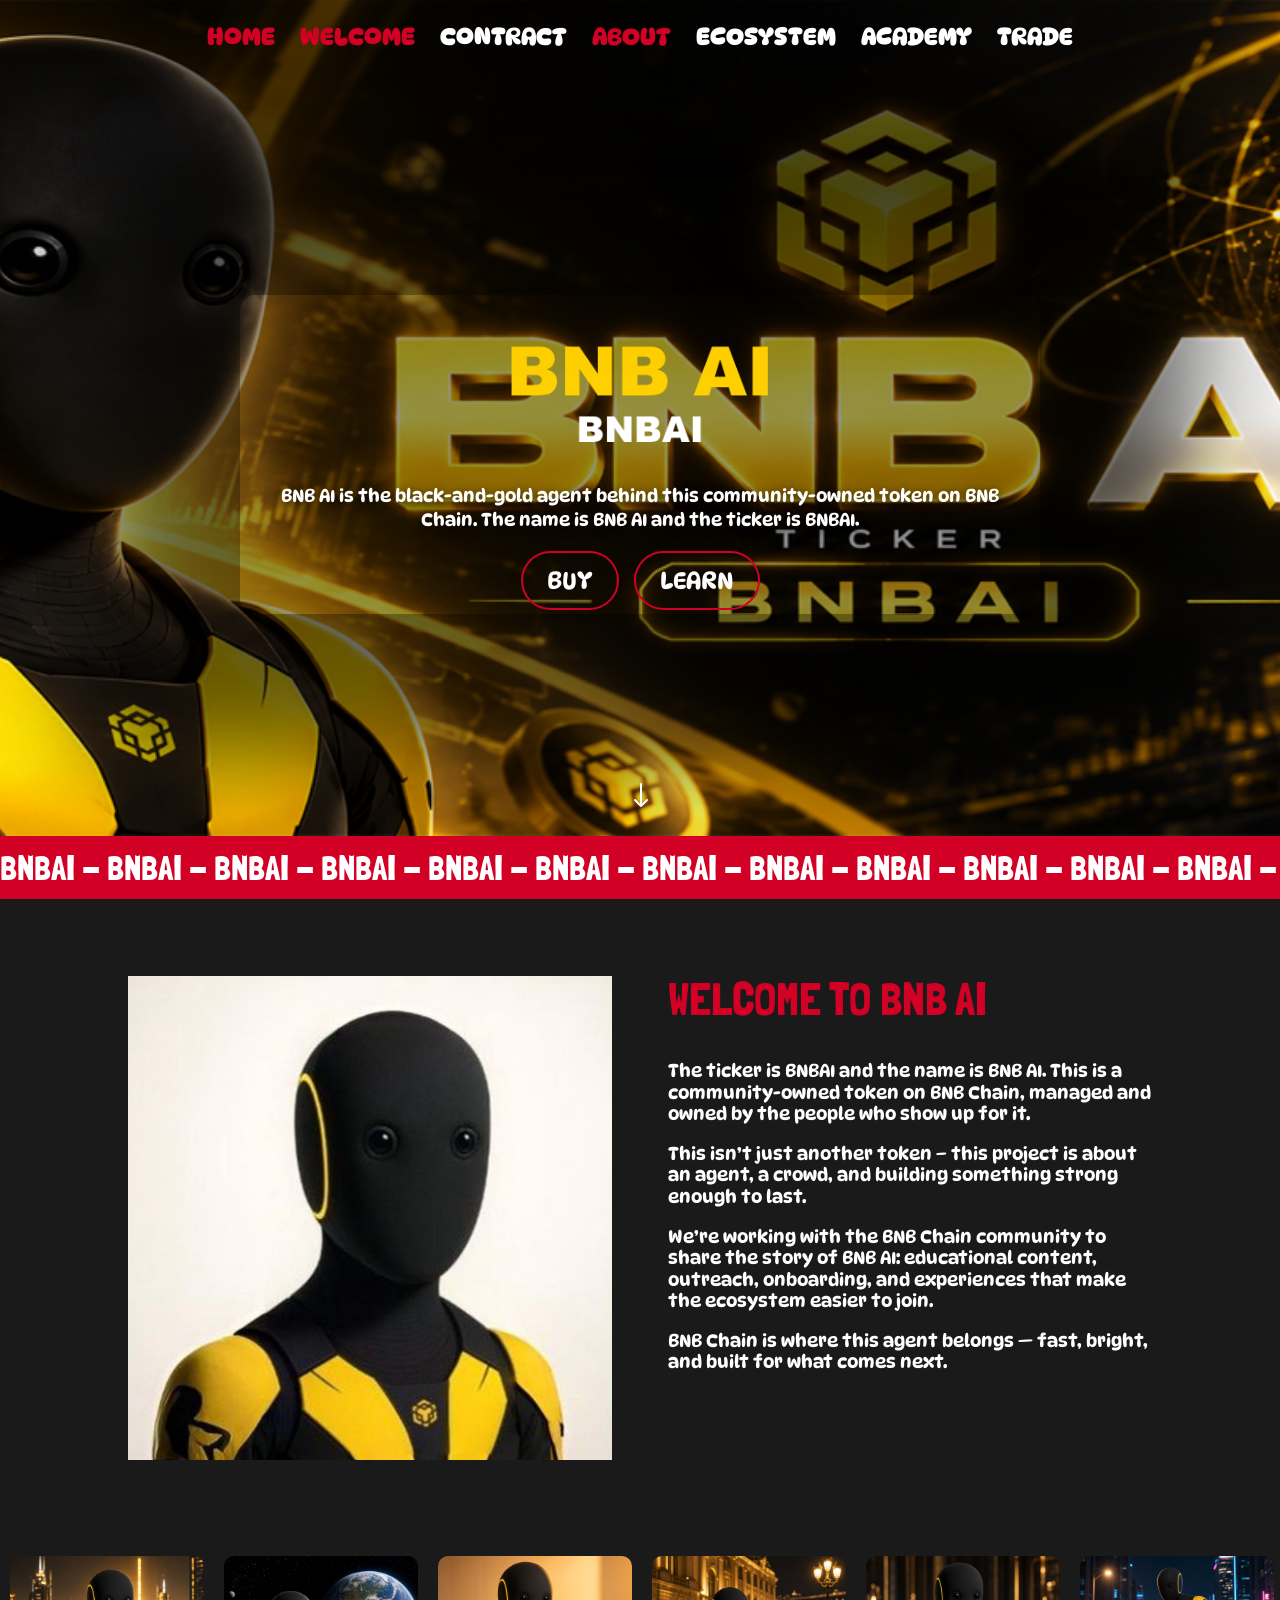
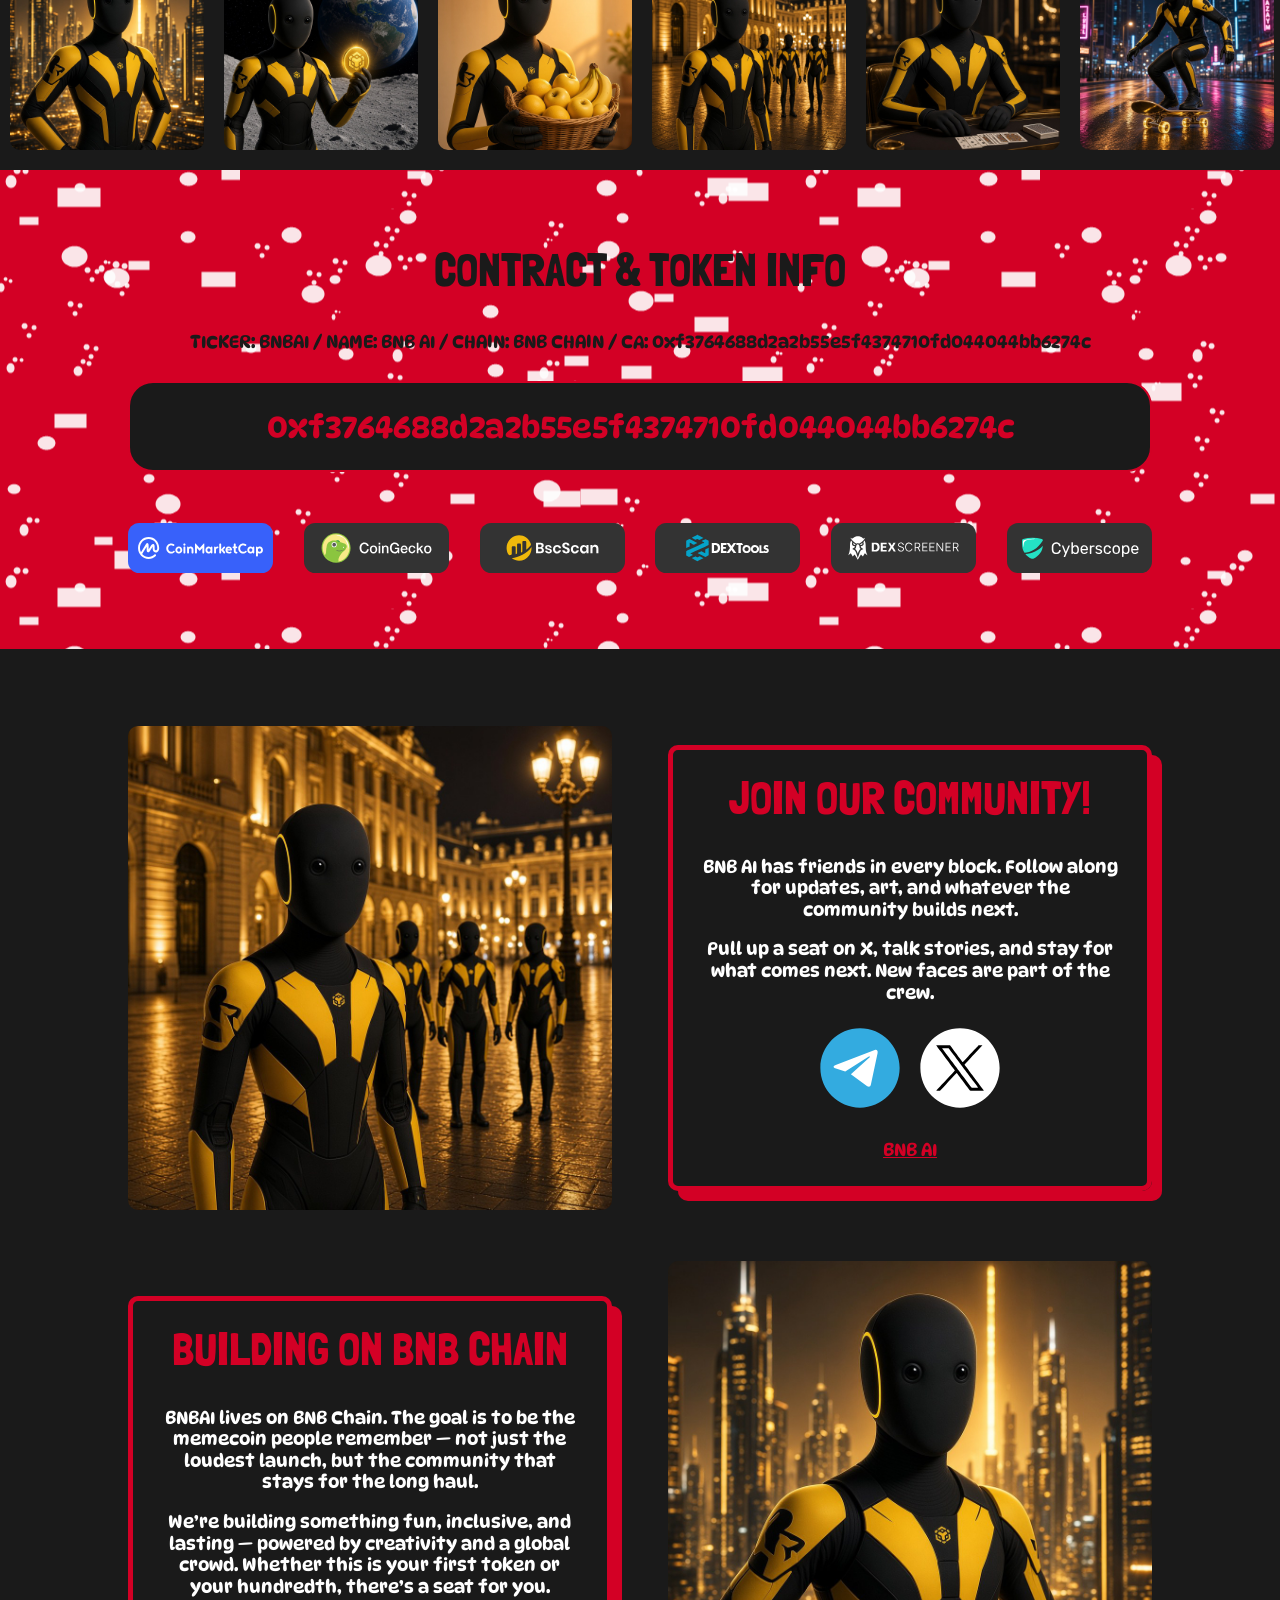
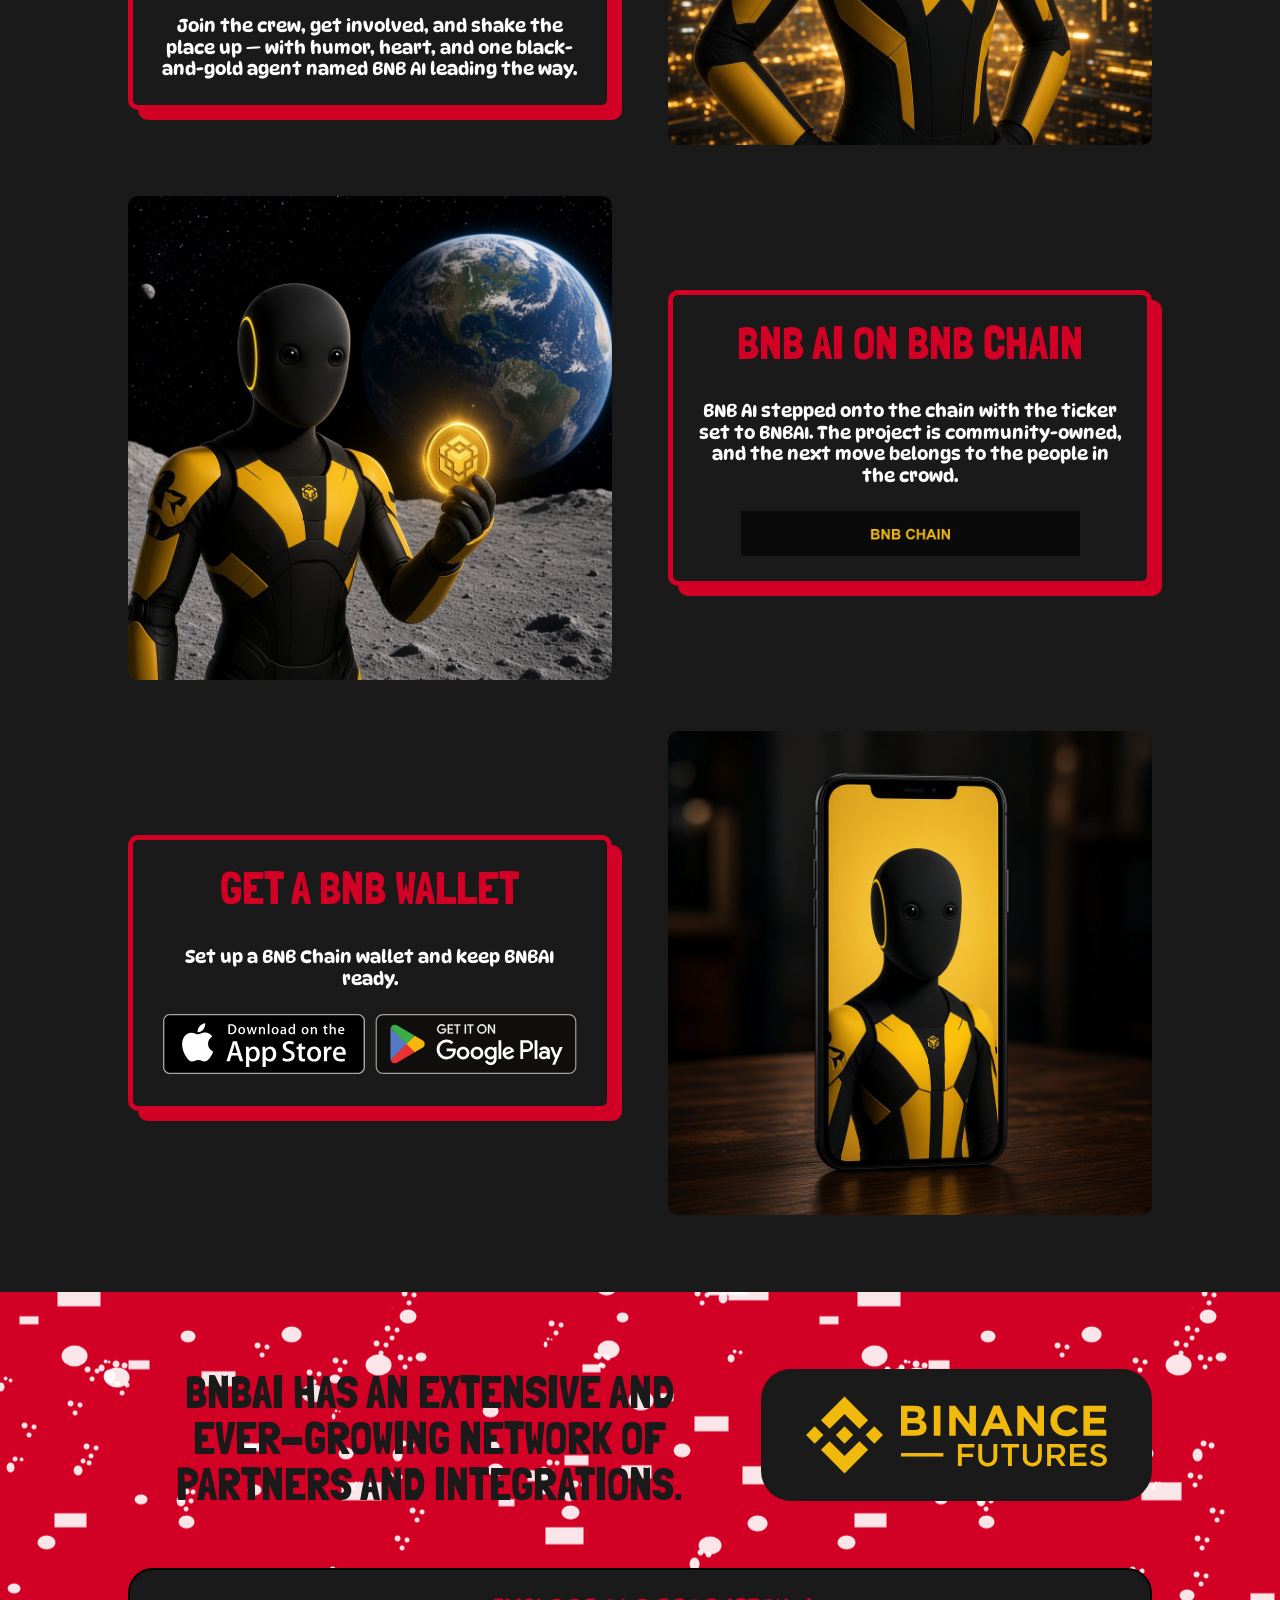
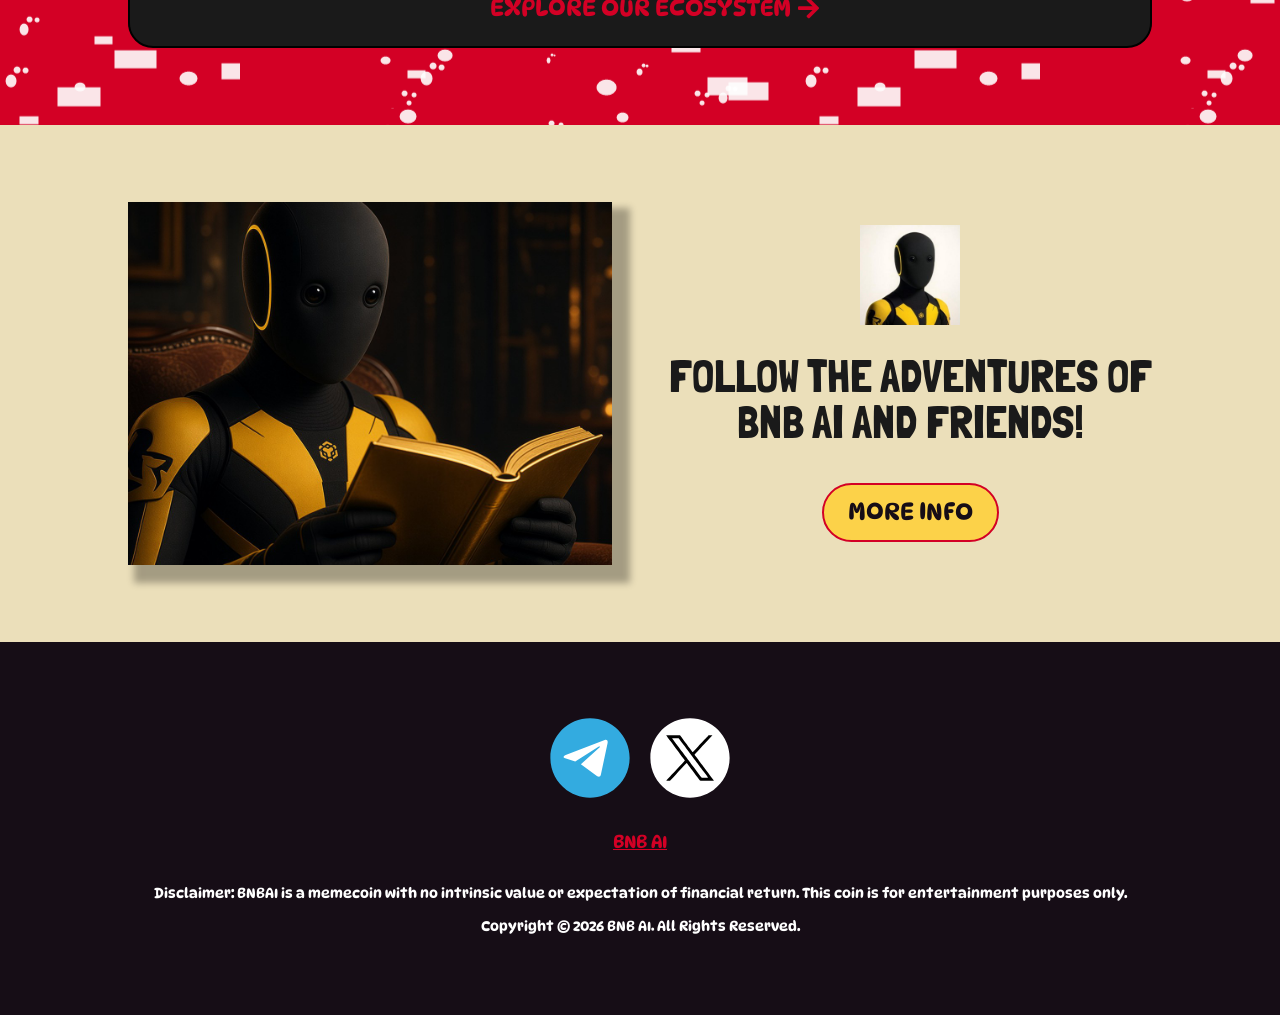
<file: index.html>
<!DOCTYPE html>
<html lang="en-US">
<head>
	<meta charset="UTF-8" />
<meta http-equiv="X-UA-Compatible" content="IE=edge">
	<link rel="pingback" href="https://firstbroccoli.com/xmlrpc.php" />

	<script type="text/javascript">
		document.documentElement.className = 'js';
	</script>
	
	<title>BNB AI | BNBAI</title><link rel="stylesheet" href="./wp-content/cache/min/1/225ffd4697bfc59f4a7b1bc38393448a.css" media="all" data-minify="1" />
<style id="et-divi-open-sans-inline-css">/* Original: https://fonts.googleapis.com/css?family=Open+Sans:300italic,400italic,600italic,700italic,800italic,400,300,600,700,800&#038;subset=latin,latin-ext&#038;display=swap *//* User Agent: Mozilla/5.0 (Unknown; Linux x86_64) AppleWebKit/538.1 (KHTML, like Gecko) Safari/538.1 Daum/4.1 */@font-face {font-family: 'Open Sans';font-style: italic;font-weight: 300;font-stretch: normal;font-display: swap;src: url(./fonts.gstatic.com/s/opensans/v44/memQYaGs126MiZpBA-UFUIcVXSCEkx2cmqvXlWq8tWZ0Pw86hd0Rk5hkWV4exQ.ttf) format('truetype');}@font-face {font-family: 'Open Sans';font-style: italic;font-weight: 400;font-stretch: normal;font-display: swap;src: url(./fonts.gstatic.com/s/opensans/v44/memQYaGs126MiZpBA-UFUIcVXSCEkx2cmqvXlWq8tWZ0Pw86hd0Rk8ZkWV4exQ.ttf) format('truetype');}@font-face {font-family: 'Open Sans';font-style: italic;font-weight: 600;font-stretch: normal;font-display: swap;src: url(./fonts.gstatic.com/s/opensans/v44/memQYaGs126MiZpBA-UFUIcVXSCEkx2cmqvXlWq8tWZ0Pw86hd0RkxhjWV4exQ.ttf) format('truetype');}@font-face {font-family: 'Open Sans';font-style: italic;font-weight: 700;font-stretch: normal;font-display: swap;src: url(./fonts.gstatic.com/s/opensans/v44/memQYaGs126MiZpBA-UFUIcVXSCEkx2cmqvXlWq8tWZ0Pw86hd0RkyFjWV4exQ.ttf) format('truetype');}@font-face {font-family: 'Open Sans';font-style: italic;font-weight: 800;font-stretch: normal;font-display: swap;src: url(./fonts.gstatic.com/s/opensans/v44/memQYaGs126MiZpBA-UFUIcVXSCEkx2cmqvXlWq8tWZ0Pw86hd0Rk0ZjWV4exQ.ttf) format('truetype');}@font-face {font-family: 'Open Sans';font-style: normal;font-weight: 300;font-stretch: normal;font-display: swap;src: url(./fonts.gstatic.com/s/opensans/v44/memSYaGs126MiZpBA-UvWbX2vVnXBbObj2OVZyOOSr4dVJWUgsiH0B4uaVc.ttf) format('truetype');}@font-face {font-family: 'Open Sans';font-style: normal;font-weight: 400;font-stretch: normal;font-display: swap;src: url(./fonts.gstatic.com/s/opensans/v44/memSYaGs126MiZpBA-UvWbX2vVnXBbObj2OVZyOOSr4dVJWUgsjZ0B4uaVc.ttf) format('truetype');}@font-face {font-family: 'Open Sans';font-style: normal;font-weight: 600;font-stretch: normal;font-display: swap;src: url(./fonts.gstatic.com/s/opensans/v44/memSYaGs126MiZpBA-UvWbX2vVnXBbObj2OVZyOOSr4dVJWUgsgH1x4uaVc.ttf) format('truetype');}@font-face {font-family: 'Open Sans';font-style: normal;font-weight: 700;font-stretch: normal;font-display: swap;src: url(./fonts.gstatic.com/s/opensans/v44/memSYaGs126MiZpBA-UvWbX2vVnXBbObj2OVZyOOSr4dVJWUgsg-1x4uaVc.ttf) format('truetype');}@font-face {font-family: 'Open Sans';font-style: normal;font-weight: 800;font-stretch: normal;font-display: swap;src: url(./fonts.gstatic.com/s/opensans/v44/memSYaGs126MiZpBA-UvWbX2vVnXBbObj2OVZyOOSr4dVJWUgshZ1x4uaVc.ttf) format('truetype');}/* User Agent: Mozilla/5.0 (Windows NT 6.1; WOW64; rv:27.0) Gecko/20100101 Firefox/27.0 */@font-face {font-family: 'Open Sans';font-style: italic;font-weight: 300;font-stretch: normal;font-display: swap;src: url(./fonts.gstatic.com/s/opensans/v44/memQYaGs126MiZpBA-UFUIcVXSCEkx2cmqvXlWq8tWZ0Pw86hd0Rk5hkWV4exg.woff) format('woff');}@font-face {font-family: 'Open Sans';font-style: italic;font-weight: 400;font-stretch: normal;font-display: swap;src: url(./fonts.gstatic.com/s/opensans/v44/memQYaGs126MiZpBA-UFUIcVXSCEkx2cmqvXlWq8tWZ0Pw86hd0Rk8ZkWV4exg.woff) format('woff');}@font-face {font-family: 'Open Sans';font-style: italic;font-weight: 600;font-stretch: normal;font-display: swap;src: url(./fonts.gstatic.com/s/opensans/v44/memQYaGs126MiZpBA-UFUIcVXSCEkx2cmqvXlWq8tWZ0Pw86hd0RkxhjWV4exg.woff) format('woff');}@font-face {font-family: 'Open Sans';font-style: italic;font-weight: 700;font-stretch: normal;font-display: swap;src: url(./fonts.gstatic.com/s/opensans/v44/memQYaGs126MiZpBA-UFUIcVXSCEkx2cmqvXlWq8tWZ0Pw86hd0RkyFjWV4exg.woff) format('woff');}@font-face {font-family: 'Open Sans';font-style: italic;font-weight: 800;font-stretch: normal;font-display: swap;src: url(./fonts.gstatic.com/s/opensans/v44/memQYaGs126MiZpBA-UFUIcVXSCEkx2cmqvXlWq8tWZ0Pw86hd0Rk0ZjWV4exg.woff) format('woff');}@font-face {font-family: 'Open Sans';font-style: normal;font-weight: 300;font-stretch: normal;font-display: swap;src: url(./fonts.gstatic.com/s/opensans/v44/memSYaGs126MiZpBA-UvWbX2vVnXBbObj2OVZyOOSr4dVJWUgsiH0B4uaVQ.woff) format('woff');}@font-face {font-family: 'Open Sans';font-style: normal;font-weight: 400;font-stretch: normal;font-display: swap;src: url(./fonts.gstatic.com/s/opensans/v44/memSYaGs126MiZpBA-UvWbX2vVnXBbObj2OVZyOOSr4dVJWUgsjZ0B4uaVQ.woff) format('woff');}@font-face {font-family: 'Open Sans';font-style: normal;font-weight: 600;font-stretch: normal;font-display: swap;src: url(./fonts.gstatic.com/s/opensans/v44/memSYaGs126MiZpBA-UvWbX2vVnXBbObj2OVZyOOSr4dVJWUgsgH1x4uaVQ.woff) format('woff');}@font-face {font-family: 'Open Sans';font-style: normal;font-weight: 700;font-stretch: normal;font-display: swap;src: url(./fonts.gstatic.com/s/opensans/v44/memSYaGs126MiZpBA-UvWbX2vVnXBbObj2OVZyOOSr4dVJWUgsg-1x4uaVQ.woff) format('woff');}@font-face {font-family: 'Open Sans';font-style: normal;font-weight: 800;font-stretch: normal;font-display: swap;src: url(./fonts.gstatic.com/s/opensans/v44/memSYaGs126MiZpBA-UvWbX2vVnXBbObj2OVZyOOSr4dVJWUgshZ1x4uaVQ.woff) format('woff');}/* User Agent: Mozilla/5.0 (Windows NT 6.3; rv:39.0) Gecko/20100101 Firefox/39.0 */@font-face {font-family: 'Open Sans';font-style: italic;font-weight: 300;font-stretch: normal;font-display: swap;src: url(./fonts.gstatic.com/s/opensans/v44/memQYaGs126MiZpBA-UFUIcVXSCEkx2cmqvXlWq8tWZ0Pw86hd0Rk5hkWV4ewA.woff2) format('woff2');}@font-face {font-family: 'Open Sans';font-style: italic;font-weight: 400;font-stretch: normal;font-display: swap;src: url(./fonts.gstatic.com/s/opensans/v44/memQYaGs126MiZpBA-UFUIcVXSCEkx2cmqvXlWq8tWZ0Pw86hd0Rk8ZkWV4ewA.woff2) format('woff2');}@font-face {font-family: 'Open Sans';font-style: italic;font-weight: 600;font-stretch: normal;font-display: swap;src: url(./fonts.gstatic.com/s/opensans/v44/memQYaGs126MiZpBA-UFUIcVXSCEkx2cmqvXlWq8tWZ0Pw86hd0RkxhjWV4ewA.woff2) format('woff2');}@font-face {font-family: 'Open Sans';font-style: italic;font-weight: 700;font-stretch: normal;font-display: swap;src: url(./fonts.gstatic.com/s/opensans/v44/memQYaGs126MiZpBA-UFUIcVXSCEkx2cmqvXlWq8tWZ0Pw86hd0RkyFjWV4ewA.woff2) format('woff2');}@font-face {font-family: 'Open Sans';font-style: italic;font-weight: 800;font-stretch: normal;font-display: swap;src: url(./fonts.gstatic.com/s/opensans/v44/memQYaGs126MiZpBA-UFUIcVXSCEkx2cmqvXlWq8tWZ0Pw86hd0Rk0ZjWV4ewA.woff2) format('woff2');}@font-face {font-family: 'Open Sans';font-style: normal;font-weight: 300;font-stretch: normal;font-display: swap;src: url(./fonts.gstatic.com/s/opensans/v44/memSYaGs126MiZpBA-UvWbX2vVnXBbObj2OVZyOOSr4dVJWUgsiH0B4uaVI.woff2) format('woff2');}@font-face {font-family: 'Open Sans';font-style: normal;font-weight: 400;font-stretch: normal;font-display: swap;src: url(./fonts.gstatic.com/s/opensans/v44/memSYaGs126MiZpBA-UvWbX2vVnXBbObj2OVZyOOSr4dVJWUgsjZ0B4uaVI.woff2) format('woff2');}@font-face {font-family: 'Open Sans';font-style: normal;font-weight: 600;font-stretch: normal;font-display: swap;src: url(./fonts.gstatic.com/s/opensans/v44/memSYaGs126MiZpBA-UvWbX2vVnXBbObj2OVZyOOSr4dVJWUgsgH1x4uaVI.woff2) format('woff2');}@font-face {font-family: 'Open Sans';font-style: normal;font-weight: 700;font-stretch: normal;font-display: swap;src: url(./fonts.gstatic.com/s/opensans/v44/memSYaGs126MiZpBA-UvWbX2vVnXBbObj2OVZyOOSr4dVJWUgsg-1x4uaVI.woff2) format('woff2');}@font-face {font-family: 'Open Sans';font-style: normal;font-weight: 800;font-stretch: normal;font-display: swap;src: url(./fonts.gstatic.com/s/opensans/v44/memSYaGs126MiZpBA-UvWbX2vVnXBbObj2OVZyOOSr4dVJWUgshZ1x4uaVI.woff2) format('woff2');}</style><style id="et-builder-googlefonts-cached-inline">/* Original: https://fonts.googleapis.com/css?family=Open+Sans:300,regular,500,600,700,800,300italic,italic,500italic,600italic,700italic,800italic|DynaPuff:regular,500,600,700|Londrina+Solid:100,300,regular,900&#038;subset=latin,latin-ext&#038;display=swap *//* User Agent: Mozilla/5.0 (Unknown; Linux x86_64) AppleWebKit/538.1 (KHTML, like Gecko) Safari/538.1 Daum/4.1 */@font-face {font-family: 'DynaPuff';font-style: normal;font-weight: 400;font-stretch: normal;font-display: swap;src: url(./fonts.gstatic.com/s/dynapuff/v9/z7N5dRvsZDIVHbYPMhZJ3HQ83UaSu4uhr7-ZFeoYkgAr1x8RSxYu2YHhTQ.ttf) format('truetype');}@font-face {font-family: 'DynaPuff';font-style: normal;font-weight: 500;font-stretch: normal;font-display: swap;src: url(./fonts.gstatic.com/s/dynapuff/v9/z7N5dRvsZDIVHbYPMhZJ3HQ83UaSu4uhr7-ZFeoYkgAr1x8RSyQu2YHhTQ.ttf) format('truetype');}@font-face {font-family: 'DynaPuff';font-style: normal;font-weight: 600;font-stretch: normal;font-display: swap;src: url(./fonts.gstatic.com/s/dynapuff/v9/z7N5dRvsZDIVHbYPMhZJ3HQ83UaSu4uhr7-ZFeoYkgAr1x8RS8gp2YHhTQ.ttf) format('truetype');}@font-face {font-family: 'DynaPuff';font-style: normal;font-weight: 700;font-stretch: normal;font-display: swap;src: url(./fonts.gstatic.com/s/dynapuff/v9/z7N5dRvsZDIVHbYPMhZJ3HQ83UaSu4uhr7-ZFeoYkgAr1x8RS_Ep2YHhTQ.ttf) format('truetype');}@font-face {font-family: 'Londrina Solid';font-style: normal;font-weight: 100;font-display: swap;src: url(./fonts.gstatic.com/s/londrinasolid/v19/flUjRq6sw40kQEJxWNgkLuudGfs9GBEUtQ.ttf) format('truetype');}@font-face {font-family: 'Londrina Solid';font-style: normal;font-weight: 300;font-display: swap;src: url(./fonts.gstatic.com/s/londrinasolid/v19/flUiRq6sw40kQEJxWNgkLuudGfv1CgYzlZk.ttf) format('truetype');}@font-face {font-family: 'Londrina Solid';font-style: normal;font-weight: 400;font-display: swap;src: url(./fonts.gstatic.com/s/londrinasolid/v19/flUhRq6sw40kQEJxWNgkLuudGfNeKBY.ttf) format('truetype');}@font-face {font-family: 'Londrina Solid';font-style: normal;font-weight: 900;font-display: swap;src: url(./fonts.gstatic.com/s/londrinasolid/v19/flUiRq6sw40kQEJxWNgkLuudGfvdDwYzlZk.ttf) format('truetype');}@font-face {font-family: 'Open Sans';font-style: italic;font-weight: 300;font-stretch: normal;font-display: swap;src: url(./fonts.gstatic.com/s/opensans/v44/memQYaGs126MiZpBA-UFUIcVXSCEkx2cmqvXlWq8tWZ0Pw86hd0Rk5hkWV4exQ.ttf) format('truetype');}@font-face {font-family: 'Open Sans';font-style: italic;font-weight: 400;font-stretch: normal;font-display: swap;src: url(./fonts.gstatic.com/s/opensans/v44/memQYaGs126MiZpBA-UFUIcVXSCEkx2cmqvXlWq8tWZ0Pw86hd0Rk8ZkWV4exQ.ttf) format('truetype');}@font-face {font-family: 'Open Sans';font-style: italic;font-weight: 500;font-stretch: normal;font-display: swap;src: url(./fonts.gstatic.com/s/opensans/v44/memQYaGs126MiZpBA-UFUIcVXSCEkx2cmqvXlWq8tWZ0Pw86hd0Rk_RkWV4exQ.ttf) format('truetype');}@font-face {font-family: 'Open Sans';font-style: italic;font-weight: 600;font-stretch: normal;font-display: swap;src: url(./fonts.gstatic.com/s/opensans/v44/memQYaGs126MiZpBA-UFUIcVXSCEkx2cmqvXlWq8tWZ0Pw86hd0RkxhjWV4exQ.ttf) format('truetype');}@font-face {font-family: 'Open Sans';font-style: italic;font-weight: 700;font-stretch: normal;font-display: swap;src: url(./fonts.gstatic.com/s/opensans/v44/memQYaGs126MiZpBA-UFUIcVXSCEkx2cmqvXlWq8tWZ0Pw86hd0RkyFjWV4exQ.ttf) format('truetype');}@font-face {font-family: 'Open Sans';font-style: italic;font-weight: 800;font-stretch: normal;font-display: swap;src: url(./fonts.gstatic.com/s/opensans/v44/memQYaGs126MiZpBA-UFUIcVXSCEkx2cmqvXlWq8tWZ0Pw86hd0Rk0ZjWV4exQ.ttf) format('truetype');}@font-face {font-family: 'Open Sans';font-style: normal;font-weight: 300;font-stretch: normal;font-display: swap;src: url(./fonts.gstatic.com/s/opensans/v44/memSYaGs126MiZpBA-UvWbX2vVnXBbObj2OVZyOOSr4dVJWUgsiH0B4uaVc.ttf) format('truetype');}@font-face {font-family: 'Open Sans';font-style: normal;font-weight: 400;font-stretch: normal;font-display: swap;src: url(./fonts.gstatic.com/s/opensans/v44/memSYaGs126MiZpBA-UvWbX2vVnXBbObj2OVZyOOSr4dVJWUgsjZ0B4uaVc.ttf) format('truetype');}@font-face {font-family: 'Open Sans';font-style: normal;font-weight: 500;font-stretch: normal;font-display: swap;src: url(./fonts.gstatic.com/s/opensans/v44/memSYaGs126MiZpBA-UvWbX2vVnXBbObj2OVZyOOSr4dVJWUgsjr0B4uaVc.ttf) format('truetype');}@font-face {font-family: 'Open Sans';font-style: normal;font-weight: 600;font-stretch: normal;font-display: swap;src: url(./fonts.gstatic.com/s/opensans/v44/memSYaGs126MiZpBA-UvWbX2vVnXBbObj2OVZyOOSr4dVJWUgsgH1x4uaVc.ttf) format('truetype');}@font-face {font-family: 'Open Sans';font-style: normal;font-weight: 700;font-stretch: normal;font-display: swap;src: url(./fonts.gstatic.com/s/opensans/v44/memSYaGs126MiZpBA-UvWbX2vVnXBbObj2OVZyOOSr4dVJWUgsg-1x4uaVc.ttf) format('truetype');}@font-face {font-family: 'Open Sans';font-style: normal;font-weight: 800;font-stretch: normal;font-display: swap;src: url(./fonts.gstatic.com/s/opensans/v44/memSYaGs126MiZpBA-UvWbX2vVnXBbObj2OVZyOOSr4dVJWUgshZ1x4uaVc.ttf) format('truetype');}/* User Agent: Mozilla/5.0 (Windows NT 6.1; WOW64; rv:27.0) Gecko/20100101 Firefox/27.0 */@font-face {font-family: 'DynaPuff';font-style: normal;font-weight: 400;font-stretch: normal;font-display: swap;src: url(./fonts.gstatic.com/s/dynapuff/v9/z7N5dRvsZDIVHbYPMhZJ3HQ83UaSu4uhr7-ZFeoYkgAr1x8RSxYu2YHhTg.woff) format('woff');}@font-face {font-family: 'DynaPuff';font-style: normal;font-weight: 500;font-stretch: normal;font-display: swap;src: url(./fonts.gstatic.com/s/dynapuff/v9/z7N5dRvsZDIVHbYPMhZJ3HQ83UaSu4uhr7-ZFeoYkgAr1x8RSyQu2YHhTg.woff) format('woff');}@font-face {font-family: 'DynaPuff';font-style: normal;font-weight: 600;font-stretch: normal;font-display: swap;src: url(./fonts.gstatic.com/s/dynapuff/v9/z7N5dRvsZDIVHbYPMhZJ3HQ83UaSu4uhr7-ZFeoYkgAr1x8RS8gp2YHhTg.woff) format('woff');}@font-face {font-family: 'DynaPuff';font-style: normal;font-weight: 700;font-stretch: normal;font-display: swap;src: url(./fonts.gstatic.com/s/dynapuff/v9/z7N5dRvsZDIVHbYPMhZJ3HQ83UaSu4uhr7-ZFeoYkgAr1x8RS_Ep2YHhTg.woff) format('woff');}@font-face {font-family: 'Londrina Solid';font-style: normal;font-weight: 100;font-display: swap;src: url(./fonts.gstatic.com/s/londrinasolid/v19/flUjRq6sw40kQEJxWNgkLuudGfs9GBEUtg.woff) format('woff');}@font-face {font-family: 'Londrina Solid';font-style: normal;font-weight: 300;font-display: swap;src: url(./fonts.gstatic.com/s/londrinasolid/v19/flUiRq6sw40kQEJxWNgkLuudGfv1CgYzlZo.woff) format('woff');}@font-face {font-family: 'Londrina Solid';font-style: normal;font-weight: 400;font-display: swap;src: url(./fonts.gstatic.com/s/londrinasolid/v19/flUhRq6sw40kQEJxWNgkLuudGfNeKBU.woff) format('woff');}@font-face {font-family: 'Londrina Solid';font-style: normal;font-weight: 900;font-display: swap;src: url(./fonts.gstatic.com/s/londrinasolid/v19/flUiRq6sw40kQEJxWNgkLuudGfvdDwYzlZo.woff) format('woff');}@font-face {font-family: 'Open Sans';font-style: italic;font-weight: 300;font-stretch: normal;font-display: swap;src: url(./fonts.gstatic.com/s/opensans/v44/memQYaGs126MiZpBA-UFUIcVXSCEkx2cmqvXlWq8tWZ0Pw86hd0Rk5hkWV4exg.woff) format('woff');}@font-face {font-family: 'Open Sans';font-style: italic;font-weight: 400;font-stretch: normal;font-display: swap;src: url(./fonts.gstatic.com/s/opensans/v44/memQYaGs126MiZpBA-UFUIcVXSCEkx2cmqvXlWq8tWZ0Pw86hd0Rk8ZkWV4exg.woff) format('woff');}@font-face {font-family: 'Open Sans';font-style: italic;font-weight: 500;font-stretch: normal;font-display: swap;src: url(./fonts.gstatic.com/s/opensans/v44/memQYaGs126MiZpBA-UFUIcVXSCEkx2cmqvXlWq8tWZ0Pw86hd0Rk_RkWV4exg.woff) format('woff');}@font-face {font-family: 'Open Sans';font-style: italic;font-weight: 600;font-stretch: normal;font-display: swap;src: url(./fonts.gstatic.com/s/opensans/v44/memQYaGs126MiZpBA-UFUIcVXSCEkx2cmqvXlWq8tWZ0Pw86hd0RkxhjWV4exg.woff) format('woff');}@font-face {font-family: 'Open Sans';font-style: italic;font-weight: 700;font-stretch: normal;font-display: swap;src: url(./fonts.gstatic.com/s/opensans/v44/memQYaGs126MiZpBA-UFUIcVXSCEkx2cmqvXlWq8tWZ0Pw86hd0RkyFjWV4exg.woff) format('woff');}@font-face {font-family: 'Open Sans';font-style: italic;font-weight: 800;font-stretch: normal;font-display: swap;src: url(./fonts.gstatic.com/s/opensans/v44/memQYaGs126MiZpBA-UFUIcVXSCEkx2cmqvXlWq8tWZ0Pw86hd0Rk0ZjWV4exg.woff) format('woff');}@font-face {font-family: 'Open Sans';font-style: normal;font-weight: 300;font-stretch: normal;font-display: swap;src: url(./fonts.gstatic.com/s/opensans/v44/memSYaGs126MiZpBA-UvWbX2vVnXBbObj2OVZyOOSr4dVJWUgsiH0B4uaVQ.woff) format('woff');}@font-face {font-family: 'Open Sans';font-style: normal;font-weight: 400;font-stretch: normal;font-display: swap;src: url(./fonts.gstatic.com/s/opensans/v44/memSYaGs126MiZpBA-UvWbX2vVnXBbObj2OVZyOOSr4dVJWUgsjZ0B4uaVQ.woff) format('woff');}@font-face {font-family: 'Open Sans';font-style: normal;font-weight: 500;font-stretch: normal;font-display: swap;src: url(./fonts.gstatic.com/s/opensans/v44/memSYaGs126MiZpBA-UvWbX2vVnXBbObj2OVZyOOSr4dVJWUgsjr0B4uaVQ.woff) format('woff');}@font-face {font-family: 'Open Sans';font-style: normal;font-weight: 600;font-stretch: normal;font-display: swap;src: url(./fonts.gstatic.com/s/opensans/v44/memSYaGs126MiZpBA-UvWbX2vVnXBbObj2OVZyOOSr4dVJWUgsgH1x4uaVQ.woff) format('woff');}@font-face {font-family: 'Open Sans';font-style: normal;font-weight: 700;font-stretch: normal;font-display: swap;src: url(./fonts.gstatic.com/s/opensans/v44/memSYaGs126MiZpBA-UvWbX2vVnXBbObj2OVZyOOSr4dVJWUgsg-1x4uaVQ.woff) format('woff');}@font-face {font-family: 'Open Sans';font-style: normal;font-weight: 800;font-stretch: normal;font-display: swap;src: url(./fonts.gstatic.com/s/opensans/v44/memSYaGs126MiZpBA-UvWbX2vVnXBbObj2OVZyOOSr4dVJWUgshZ1x4uaVQ.woff) format('woff');}/* User Agent: Mozilla/5.0 (Windows NT 6.3; rv:39.0) Gecko/20100101 Firefox/39.0 */@font-face {font-family: 'DynaPuff';font-style: normal;font-weight: 400;font-stretch: normal;font-display: swap;src: url(./fonts.gstatic.com/s/dynapuff/v9/z7N5dRvsZDIVHbYPMhZJ3HQ83UaSu4uhr7-ZFeoYkgAr1x8RSxYu2YHhSA.woff2) format('woff2');}@font-face {font-family: 'DynaPuff';font-style: normal;font-weight: 500;font-stretch: normal;font-display: swap;src: url(./fonts.gstatic.com/s/dynapuff/v9/z7N5dRvsZDIVHbYPMhZJ3HQ83UaSu4uhr7-ZFeoYkgAr1x8RSyQu2YHhSA.woff2) format('woff2');}@font-face {font-family: 'DynaPuff';font-style: normal;font-weight: 600;font-stretch: normal;font-display: swap;src: url(./fonts.gstatic.com/s/dynapuff/v9/z7N5dRvsZDIVHbYPMhZJ3HQ83UaSu4uhr7-ZFeoYkgAr1x8RS8gp2YHhSA.woff2) format('woff2');}@font-face {font-family: 'DynaPuff';font-style: normal;font-weight: 700;font-stretch: normal;font-display: swap;src: url(./fonts.gstatic.com/s/dynapuff/v9/z7N5dRvsZDIVHbYPMhZJ3HQ83UaSu4uhr7-ZFeoYkgAr1x8RS_Ep2YHhSA.woff2) format('woff2');}@font-face {font-family: 'Londrina Solid';font-style: normal;font-weight: 100;font-display: swap;src: url(./fonts.gstatic.com/s/londrinasolid/v19/flUjRq6sw40kQEJxWNgkLuudGfs9GBEUsA.woff2) format('woff2');}@font-face {font-family: 'Londrina Solid';font-style: normal;font-weight: 300;font-display: swap;src: url(./fonts.gstatic.com/s/londrinasolid/v19/flUiRq6sw40kQEJxWNgkLuudGfv1CgYzlZw.woff2) format('woff2');}@font-face {font-family: 'Londrina Solid';font-style: normal;font-weight: 400;font-display: swap;src: url(./fonts.gstatic.com/s/londrinasolid/v19/flUhRq6sw40kQEJxWNgkLuudGfNeKBM.woff2) format('woff2');}@font-face {font-family: 'Londrina Solid';font-style: normal;font-weight: 900;font-display: swap;src: url(./fonts.gstatic.com/s/londrinasolid/v19/flUiRq6sw40kQEJxWNgkLuudGfvdDwYzlZw.woff2) format('woff2');}@font-face {font-family: 'Open Sans';font-style: italic;font-weight: 300;font-stretch: normal;font-display: swap;src: url(./fonts.gstatic.com/s/opensans/v44/memQYaGs126MiZpBA-UFUIcVXSCEkx2cmqvXlWq8tWZ0Pw86hd0Rk5hkWV4ewA.woff2) format('woff2');}@font-face {font-family: 'Open Sans';font-style: italic;font-weight: 400;font-stretch: normal;font-display: swap;src: url(./fonts.gstatic.com/s/opensans/v44/memQYaGs126MiZpBA-UFUIcVXSCEkx2cmqvXlWq8tWZ0Pw86hd0Rk8ZkWV4ewA.woff2) format('woff2');}@font-face {font-family: 'Open Sans';font-style: italic;font-weight: 500;font-stretch: normal;font-display: swap;src: url(./fonts.gstatic.com/s/opensans/v44/memQYaGs126MiZpBA-UFUIcVXSCEkx2cmqvXlWq8tWZ0Pw86hd0Rk_RkWV4ewA.woff2) format('woff2');}@font-face {font-family: 'Open Sans';font-style: italic;font-weight: 600;font-stretch: normal;font-display: swap;src: url(./fonts.gstatic.com/s/opensans/v44/memQYaGs126MiZpBA-UFUIcVXSCEkx2cmqvXlWq8tWZ0Pw86hd0RkxhjWV4ewA.woff2) format('woff2');}@font-face {font-family: 'Open Sans';font-style: italic;font-weight: 700;font-stretch: normal;font-display: swap;src: url(./fonts.gstatic.com/s/opensans/v44/memQYaGs126MiZpBA-UFUIcVXSCEkx2cmqvXlWq8tWZ0Pw86hd0RkyFjWV4ewA.woff2) format('woff2');}@font-face {font-family: 'Open Sans';font-style: italic;font-weight: 800;font-stretch: normal;font-display: swap;src: url(./fonts.gstatic.com/s/opensans/v44/memQYaGs126MiZpBA-UFUIcVXSCEkx2cmqvXlWq8tWZ0Pw86hd0Rk0ZjWV4ewA.woff2) format('woff2');}@font-face {font-family: 'Open Sans';font-style: normal;font-weight: 300;font-stretch: normal;font-display: swap;src: url(./fonts.gstatic.com/s/opensans/v44/memSYaGs126MiZpBA-UvWbX2vVnXBbObj2OVZyOOSr4dVJWUgsiH0B4uaVI.woff2) format('woff2');}@font-face {font-family: 'Open Sans';font-style: normal;font-weight: 400;font-stretch: normal;font-display: swap;src: url(./fonts.gstatic.com/s/opensans/v44/memSYaGs126MiZpBA-UvWbX2vVnXBbObj2OVZyOOSr4dVJWUgsjZ0B4uaVI.woff2) format('woff2');}@font-face {font-family: 'Open Sans';font-style: normal;font-weight: 500;font-stretch: normal;font-display: swap;src: url(./fonts.gstatic.com/s/opensans/v44/memSYaGs126MiZpBA-UvWbX2vVnXBbObj2OVZyOOSr4dVJWUgsjr0B4uaVI.woff2) format('woff2');}@font-face {font-family: 'Open Sans';font-style: normal;font-weight: 600;font-stretch: normal;font-display: swap;src: url(./fonts.gstatic.com/s/opensans/v44/memSYaGs126MiZpBA-UvWbX2vVnXBbObj2OVZyOOSr4dVJWUgsgH1x4uaVI.woff2) format('woff2');}@font-face {font-family: 'Open Sans';font-style: normal;font-weight: 700;font-stretch: normal;font-display: swap;src: url(./fonts.gstatic.com/s/opensans/v44/memSYaGs126MiZpBA-UvWbX2vVnXBbObj2OVZyOOSr4dVJWUgsg-1x4uaVI.woff2) format('woff2');}@font-face {font-family: 'Open Sans';font-style: normal;font-weight: 800;font-stretch: normal;font-display: swap;src: url(./fonts.gstatic.com/s/opensans/v44/memSYaGs126MiZpBA-UvWbX2vVnXBbObj2OVZyOOSr4dVJWUgshZ1x4uaVI.woff2) format('woff2');}</style><meta name='robots' content='max-image-preview:large' />
<script type="text/javascript">
			let jqueryParams=[],jQuery=function(r){return jqueryParams=[...jqueryParams,r],jQuery},$=function(r){return jqueryParams=[...jqueryParams,r],$};window.jQuery=jQuery,window.$=jQuery;let customHeadScripts=!1;jQuery.fn=jQuery.prototype={},$.fn=jQuery.prototype={},jQuery.noConflict=function(r){if(window.jQuery)return jQuery=window.jQuery,$=window.jQuery,customHeadScripts=!0,jQuery.noConflict},jQuery.ready=function(r){jqueryParams=[...jqueryParams,r]},$.ready=function(r){jqueryParams=[...jqueryParams,r]},jQuery.load=function(r){jqueryParams=[...jqueryParams,r]},$.load=function(r){jqueryParams=[...jqueryParams,r]},jQuery.fn.ready=function(r){jqueryParams=[...jqueryParams,r]},$.fn.ready=function(r){jqueryParams=[...jqueryParams,r]};</script>
<link rel="alternate" type="application/rss+xml" title="firstbroccoli.com &raquo; Feed" href="https://firstbroccoli.com/feed/" />
<link rel="alternate" type="application/rss+xml" title="firstbroccoli.com &raquo; Comments Feed" href="https://firstbroccoli.com/comments/feed/" />
<meta content="Divi v.4.27.4" name="generator"/><style id='wp-emoji-styles-inline-css' type='text/css'>

	img.wp-smiley, img.emoji {
		display: inline !important;
		border: none !important;
		box-shadow: none !important;
		height: 1em !important;
		width: 1em !important;
		margin: 0 0.07em !important;
		vertical-align: -0.1em !important;
		background: none !important;
		padding: 0 !important;
	}
</style>
<style id='wp-block-library-theme-inline-css' type='text/css'>
.wp-block-audio :where(figcaption){color:#555;font-size:13px;text-align:center}.is-dark-theme .wp-block-audio :where(figcaption){color:#ffffffa6}.wp-block-audio{margin:0 0 1em}.wp-block-code{border:1px solid #ccc;border-radius:4px;font-family:Menlo,Consolas,monaco,monospace;padding:.8em 1em}.wp-block-embed :where(figcaption){color:#555;font-size:13px;text-align:center}.is-dark-theme .wp-block-embed :where(figcaption){color:#ffffffa6}.wp-block-embed{margin:0 0 1em}.blocks-gallery-caption{color:#555;font-size:13px;text-align:center}.is-dark-theme .blocks-gallery-caption{color:#ffffffa6}:root :where(.wp-block-image figcaption){color:#555;font-size:13px;text-align:center}.is-dark-theme :root :where(.wp-block-image figcaption){color:#ffffffa6}.wp-block-image{margin:0 0 1em}.wp-block-pullquote{border-bottom:4px solid;border-top:4px solid;color:currentColor;margin-bottom:1.75em}.wp-block-pullquote cite,.wp-block-pullquote footer,.wp-block-pullquote__citation{color:currentColor;font-size:.8125em;font-style:normal;text-transform:uppercase}.wp-block-quote{border-left:.25em solid;margin:0 0 1.75em;padding-left:1em}.wp-block-quote cite,.wp-block-quote footer{color:currentColor;font-size:.8125em;font-style:normal;position:relative}.wp-block-quote:where(.has-text-align-right){border-left:none;border-right:.25em solid;padding-left:0;padding-right:1em}.wp-block-quote:where(.has-text-align-center){border:none;padding-left:0}.wp-block-quote.is-large,.wp-block-quote.is-style-large,.wp-block-quote:where(.is-style-plain){border:none}.wp-block-search .wp-block-search__label{font-weight:700}.wp-block-search__button{border:1px solid #ccc;padding:.375em .625em}:where(.wp-block-group.has-background){padding:1.25em 2.375em}.wp-block-separator.has-css-opacity{opacity:.4}.wp-block-separator{border:none;border-bottom:2px solid;margin-left:auto;margin-right:auto}.wp-block-separator.has-alpha-channel-opacity{opacity:1}.wp-block-separator:not(.is-style-wide):not(.is-style-dots){width:100px}.wp-block-separator.has-background:not(.is-style-dots){border-bottom:none;height:1px}.wp-block-separator.has-background:not(.is-style-wide):not(.is-style-dots){height:2px}.wp-block-table{margin:0 0 1em}.wp-block-table td,.wp-block-table th{word-break:normal}.wp-block-table :where(figcaption){color:#555;font-size:13px;text-align:center}.is-dark-theme .wp-block-table :where(figcaption){color:#ffffffa6}.wp-block-video :where(figcaption){color:#555;font-size:13px;text-align:center}.is-dark-theme .wp-block-video :where(figcaption){color:#ffffffa6}.wp-block-video{margin:0 0 1em}:root :where(.wp-block-template-part.has-background){margin-bottom:0;margin-top:0;padding:1.25em 2.375em}
</style>
<style id='global-styles-inline-css' type='text/css'>
:root{--wp--preset--aspect-ratio--square: 1;--wp--preset--aspect-ratio--4-3: 4/3;--wp--preset--aspect-ratio--3-4: 3/4;--wp--preset--aspect-ratio--3-2: 3/2;--wp--preset--aspect-ratio--2-3: 2/3;--wp--preset--aspect-ratio--16-9: 16/9;--wp--preset--aspect-ratio--9-16: 9/16;--wp--preset--color--black: #000000;--wp--preset--color--cyan-bluish-gray: #abb8c3;--wp--preset--color--white: #ffffff;--wp--preset--color--pale-pink: #f78da7;--wp--preset--color--vivid-red: #cf2e2e;--wp--preset--color--luminous-vivid-orange: #ff6900;--wp--preset--color--luminous-vivid-amber: #fcb900;--wp--preset--color--light-green-cyan: #7bdcb5;--wp--preset--color--vivid-green-cyan: #00d084;--wp--preset--color--pale-cyan-blue: #8ed1fc;--wp--preset--color--vivid-cyan-blue: #0693e3;--wp--preset--color--vivid-purple: #9b51e0;--wp--preset--gradient--vivid-cyan-blue-to-vivid-purple: linear-gradient(135deg,rgba(6,147,227,1) 0%,rgb(155,81,224) 100%);--wp--preset--gradient--light-green-cyan-to-vivid-green-cyan: linear-gradient(135deg,rgb(122,220,180) 0%,rgb(0,208,130) 100%);--wp--preset--gradient--luminous-vivid-amber-to-luminous-vivid-orange: linear-gradient(135deg,rgba(252,185,0,1) 0%,rgba(255,105,0,1) 100%);--wp--preset--gradient--luminous-vivid-orange-to-vivid-red: linear-gradient(135deg,rgba(255,105,0,1) 0%,rgb(207,46,46) 100%);--wp--preset--gradient--very-light-gray-to-cyan-bluish-gray: linear-gradient(135deg,rgb(238,238,238) 0%,rgb(169,184,195) 100%);--wp--preset--gradient--cool-to-warm-spectrum: linear-gradient(135deg,rgb(74,234,220) 0%,rgb(151,120,209) 20%,rgb(207,42,186) 40%,rgb(238,44,130) 60%,rgb(251,105,98) 80%,rgb(254,248,76) 100%);--wp--preset--gradient--blush-light-purple: linear-gradient(135deg,rgb(255,206,236) 0%,rgb(152,150,240) 100%);--wp--preset--gradient--blush-bordeaux: linear-gradient(135deg,rgb(254,205,165) 0%,rgb(254,45,45) 50%,rgb(107,0,62) 100%);--wp--preset--gradient--luminous-dusk: linear-gradient(135deg,rgb(255,203,112) 0%,rgb(199,81,192) 50%,rgb(65,88,208) 100%);--wp--preset--gradient--pale-ocean: linear-gradient(135deg,rgb(255,245,203) 0%,rgb(182,227,212) 50%,rgb(51,167,181) 100%);--wp--preset--gradient--electric-grass: linear-gradient(135deg,rgb(202,248,128) 0%,rgb(113,206,126) 100%);--wp--preset--gradient--midnight: linear-gradient(135deg,rgb(2,3,129) 0%,rgb(40,116,252) 100%);--wp--preset--font-size--small: 13px;--wp--preset--font-size--medium: 20px;--wp--preset--font-size--large: 36px;--wp--preset--font-size--x-large: 42px;--wp--preset--spacing--20: 0.44rem;--wp--preset--spacing--30: 0.67rem;--wp--preset--spacing--40: 1rem;--wp--preset--spacing--50: 1.5rem;--wp--preset--spacing--60: 2.25rem;--wp--preset--spacing--70: 3.38rem;--wp--preset--spacing--80: 5.06rem;--wp--preset--shadow--natural: 6px 6px 9px rgba(0, 0, 0, 0.2);--wp--preset--shadow--deep: 12px 12px 50px rgba(0, 0, 0, 0.4);--wp--preset--shadow--sharp: 6px 6px 0px rgba(0, 0, 0, 0.2);--wp--preset--shadow--outlined: 6px 6px 0px -3px rgba(255, 255, 255, 1), 6px 6px rgba(0, 0, 0, 1);--wp--preset--shadow--crisp: 6px 6px 0px rgba(0, 0, 0, 1);}:root { --wp--style--global--content-size: 823px;--wp--style--global--wide-size: 1080px; }:where(body) { margin: 0; }.wp-site-blocks > .alignleft { float: left; margin-right: 2em; }.wp-site-blocks > .alignright { float: right; margin-left: 2em; }.wp-site-blocks > .aligncenter { justify-content: center; margin-left: auto; margin-right: auto; }:where(.is-layout-flex){gap: 0.5em;}:where(.is-layout-grid){gap: 0.5em;}.is-layout-flow > .alignleft{float: left;margin-inline-start: 0;margin-inline-end: 2em;}.is-layout-flow > .alignright{float: right;margin-inline-start: 2em;margin-inline-end: 0;}.is-layout-flow > .aligncenter{margin-left: auto !important;margin-right: auto !important;}.is-layout-constrained > .alignleft{float: left;margin-inline-start: 0;margin-inline-end: 2em;}.is-layout-constrained > .alignright{float: right;margin-inline-start: 2em;margin-inline-end: 0;}.is-layout-constrained > .aligncenter{margin-left: auto !important;margin-right: auto !important;}.is-layout-constrained > :where(:not(.alignleft):not(.alignright):not(.alignfull)){max-width: var(--wp--style--global--content-size);margin-left: auto !important;margin-right: auto !important;}.is-layout-constrained > .alignwide{max-width: var(--wp--style--global--wide-size);}body .is-layout-flex{display: flex;}.is-layout-flex{flex-wrap: wrap;align-items: center;}.is-layout-flex > :is(*, div){margin: 0;}body .is-layout-grid{display: grid;}.is-layout-grid > :is(*, div){margin: 0;}body{padding-top: 0px;padding-right: 0px;padding-bottom: 0px;padding-left: 0px;}:root :where(.wp-element-button, .wp-block-button__link){background-color: #32373c;border-width: 0;color: #fff;font-family: inherit;font-size: inherit;line-height: inherit;padding: calc(0.667em + 2px) calc(1.333em + 2px);text-decoration: none;}.has-black-color{color: var(--wp--preset--color--black) !important;}.has-cyan-bluish-gray-color{color: var(--wp--preset--color--cyan-bluish-gray) !important;}.has-white-color{color: var(--wp--preset--color--white) !important;}.has-pale-pink-color{color: var(--wp--preset--color--pale-pink) !important;}.has-vivid-red-color{color: var(--wp--preset--color--vivid-red) !important;}.has-luminous-vivid-orange-color{color: var(--wp--preset--color--luminous-vivid-orange) !important;}.has-luminous-vivid-amber-color{color: var(--wp--preset--color--luminous-vivid-amber) !important;}.has-light-green-cyan-color{color: var(--wp--preset--color--light-green-cyan) !important;}.has-vivid-green-cyan-color{color: var(--wp--preset--color--vivid-green-cyan) !important;}.has-pale-cyan-blue-color{color: var(--wp--preset--color--pale-cyan-blue) !important;}.has-vivid-cyan-blue-color{color: var(--wp--preset--color--vivid-cyan-blue) !important;}.has-vivid-purple-color{color: var(--wp--preset--color--vivid-purple) !important;}.has-black-background-color{background-color: var(--wp--preset--color--black) !important;}.has-cyan-bluish-gray-background-color{background-color: var(--wp--preset--color--cyan-bluish-gray) !important;}.has-white-background-color{background-color: var(--wp--preset--color--white) !important;}.has-pale-pink-background-color{background-color: var(--wp--preset--color--pale-pink) !important;}.has-vivid-red-background-color{background-color: var(--wp--preset--color--vivid-red) !important;}.has-luminous-vivid-orange-background-color{background-color: var(--wp--preset--color--luminous-vivid-orange) !important;}.has-luminous-vivid-amber-background-color{background-color: var(--wp--preset--color--luminous-vivid-amber) !important;}.has-light-green-cyan-background-color{background-color: var(--wp--preset--color--light-green-cyan) !important;}.has-vivid-green-cyan-background-color{background-color: var(--wp--preset--color--vivid-green-cyan) !important;}.has-pale-cyan-blue-background-color{background-color: var(--wp--preset--color--pale-cyan-blue) !important;}.has-vivid-cyan-blue-background-color{background-color: var(--wp--preset--color--vivid-cyan-blue) !important;}.has-vivid-purple-background-color{background-color: var(--wp--preset--color--vivid-purple) !important;}.has-black-border-color{border-color: var(--wp--preset--color--black) !important;}.has-cyan-bluish-gray-border-color{border-color: var(--wp--preset--color--cyan-bluish-gray) !important;}.has-white-border-color{border-color: var(--wp--preset--color--white) !important;}.has-pale-pink-border-color{border-color: var(--wp--preset--color--pale-pink) !important;}.has-vivid-red-border-color{border-color: var(--wp--preset--color--vivid-red) !important;}.has-luminous-vivid-orange-border-color{border-color: var(--wp--preset--color--luminous-vivid-orange) !important;}.has-luminous-vivid-amber-border-color{border-color: var(--wp--preset--color--luminous-vivid-amber) !important;}.has-light-green-cyan-border-color{border-color: var(--wp--preset--color--light-green-cyan) !important;}.has-vivid-green-cyan-border-color{border-color: var(--wp--preset--color--vivid-green-cyan) !important;}.has-pale-cyan-blue-border-color{border-color: var(--wp--preset--color--pale-cyan-blue) !important;}.has-vivid-cyan-blue-border-color{border-color: var(--wp--preset--color--vivid-cyan-blue) !important;}.has-vivid-purple-border-color{border-color: var(--wp--preset--color--vivid-purple) !important;}.has-vivid-cyan-blue-to-vivid-purple-gradient-background{background: var(--wp--preset--gradient--vivid-cyan-blue-to-vivid-purple) !important;}.has-light-green-cyan-to-vivid-green-cyan-gradient-background{background: var(--wp--preset--gradient--light-green-cyan-to-vivid-green-cyan) !important;}.has-luminous-vivid-amber-to-luminous-vivid-orange-gradient-background{background: var(--wp--preset--gradient--luminous-vivid-amber-to-luminous-vivid-orange) !important;}.has-luminous-vivid-orange-to-vivid-red-gradient-background{background: var(--wp--preset--gradient--luminous-vivid-orange-to-vivid-red) !important;}.has-very-light-gray-to-cyan-bluish-gray-gradient-background{background: var(--wp--preset--gradient--very-light-gray-to-cyan-bluish-gray) !important;}.has-cool-to-warm-spectrum-gradient-background{background: var(--wp--preset--gradient--cool-to-warm-spectrum) !important;}.has-blush-light-purple-gradient-background{background: var(--wp--preset--gradient--blush-light-purple) !important;}.has-blush-bordeaux-gradient-background{background: var(--wp--preset--gradient--blush-bordeaux) !important;}.has-luminous-dusk-gradient-background{background: var(--wp--preset--gradient--luminous-dusk) !important;}.has-pale-ocean-gradient-background{background: var(--wp--preset--gradient--pale-ocean) !important;}.has-electric-grass-gradient-background{background: var(--wp--preset--gradient--electric-grass) !important;}.has-midnight-gradient-background{background: var(--wp--preset--gradient--midnight) !important;}.has-small-font-size{font-size: var(--wp--preset--font-size--small) !important;}.has-medium-font-size{font-size: var(--wp--preset--font-size--medium) !important;}.has-large-font-size{font-size: var(--wp--preset--font-size--large) !important;}.has-x-large-font-size{font-size: var(--wp--preset--font-size--x-large) !important;}
:where(.wp-block-post-template.is-layout-flex){gap: 1.25em;}:where(.wp-block-post-template.is-layout-grid){gap: 1.25em;}
:where(.wp-block-columns.is-layout-flex){gap: 2em;}:where(.wp-block-columns.is-layout-grid){gap: 2em;}
:root :where(.wp-block-pullquote){font-size: 1.5em;line-height: 1.6;}
</style>







<style id='divi-dynamic-critical-inline-css' type='text/css'>
@font-face{font-family:ETmodules;font-display:block;src:url(./wp-content/themes/Divi/core/admin/fonts/modules/all/modules.eot);src:url(./wp-content/themes/Divi/core/admin/fonts/modules/all/modules.eot#iefix) format("embedded-opentype"),url(./wp-content/themes/Divi/core/admin/fonts/modules/all/modules.woff) format("woff"),url(./wp-content/themes/Divi/core/admin/fonts/modules/all/modules.ttf) format("truetype"),url(./wp-content/themes/Divi/core/admin/fonts/modules/all/modules.svg#ETmodules) format("svg");font-weight:400;font-style:normal}
@font-face{font-family:FontAwesome;font-style:normal;font-weight:400;font-display:block;src:url(./wp-content/themes/Divi/core/admin/fonts/fontawesome/fa-regular-400.eot);src:url(./wp-content/themes/Divi/core/admin/fonts/fontawesome/fa-regular-400.eot#iefix) format("embedded-opentype"),url(./wp-content/themes/Divi/core/admin/fonts/fontawesome/fa-regular-400.woff2) format("woff2"),url(./wp-content/themes/Divi/core/admin/fonts/fontawesome/fa-regular-400.woff) format("woff"),url(./wp-content/themes/Divi/core/admin/fonts/fontawesome/fa-regular-400.ttf) format("truetype"),url(./wp-content/themes/Divi/core/admin/fonts/fontawesome/fa-regular-400.svg#fontawesome) format("svg")}@font-face{font-family:FontAwesome;font-style:normal;font-weight:900;font-display:block;src:url(./wp-content/themes/Divi/core/admin/fonts/fontawesome/fa-solid-900.eot);src:url(./wp-content/themes/Divi/core/admin/fonts/fontawesome/fa-solid-900.eot#iefix) format("embedded-opentype"),url(./wp-content/themes/Divi/core/admin/fonts/fontawesome/fa-solid-900.woff2) format("woff2"),url(./wp-content/themes/Divi/core/admin/fonts/fontawesome/fa-solid-900.woff) format("woff"),url(./wp-content/themes/Divi/core/admin/fonts/fontawesome/fa-solid-900.ttf) format("truetype"),url(./wp-content/themes/Divi/core/admin/fonts/fontawesome/fa-solid-900.svg#fontawesome) format("svg")}@font-face{font-family:FontAwesome;font-style:normal;font-weight:400;font-display:block;src:url(./wp-content/themes/Divi/core/admin/fonts/fontawesome/fa-brands-400.eot);src:url(./wp-content/themes/Divi/core/admin/fonts/fontawesome/fa-brands-400.eot#iefix) format("embedded-opentype"),url(./wp-content/themes/Divi/core/admin/fonts/fontawesome/fa-brands-400.woff2) format("woff2"),url(./wp-content/themes/Divi/core/admin/fonts/fontawesome/fa-brands-400.woff) format("woff"),url(./wp-content/themes/Divi/core/admin/fonts/fontawesome/fa-brands-400.ttf) format("truetype"),url(./wp-content/themes/Divi/core/admin/fonts/fontawesome/fa-brands-400.svg#fontawesome) format("svg")}
@media (min-width:981px){.et_pb_gutters3 .et_pb_column,.et_pb_gutters3.et_pb_row .et_pb_column{margin-right:5.5%}.et_pb_gutters3 .et_pb_column_4_4,.et_pb_gutters3.et_pb_row .et_pb_column_4_4{width:100%}.et_pb_gutters3 .et_pb_column_4_4 .et_pb_module,.et_pb_gutters3.et_pb_row .et_pb_column_4_4 .et_pb_module{margin-bottom:2.75%}.et_pb_gutters3 .et_pb_column_3_4,.et_pb_gutters3.et_pb_row .et_pb_column_3_4{width:73.625%}.et_pb_gutters3 .et_pb_column_3_4 .et_pb_module,.et_pb_gutters3.et_pb_row .et_pb_column_3_4 .et_pb_module{margin-bottom:3.735%}.et_pb_gutters3 .et_pb_column_2_3,.et_pb_gutters3.et_pb_row .et_pb_column_2_3{width:64.833%}.et_pb_gutters3 .et_pb_column_2_3 .et_pb_module,.et_pb_gutters3.et_pb_row .et_pb_column_2_3 .et_pb_module{margin-bottom:4.242%}.et_pb_gutters3 .et_pb_column_3_5,.et_pb_gutters3.et_pb_row .et_pb_column_3_5{width:57.8%}.et_pb_gutters3 .et_pb_column_3_5 .et_pb_module,.et_pb_gutters3.et_pb_row .et_pb_column_3_5 .et_pb_module{margin-bottom:4.758%}.et_pb_gutters3 .et_pb_column_1_2,.et_pb_gutters3.et_pb_row .et_pb_column_1_2{width:47.25%}.et_pb_gutters3 .et_pb_column_1_2 .et_pb_module,.et_pb_gutters3.et_pb_row .et_pb_column_1_2 .et_pb_module{margin-bottom:5.82%}.et_pb_gutters3 .et_pb_column_2_5,.et_pb_gutters3.et_pb_row .et_pb_column_2_5{width:36.7%}.et_pb_gutters3 .et_pb_column_2_5 .et_pb_module,.et_pb_gutters3.et_pb_row .et_pb_column_2_5 .et_pb_module{margin-bottom:7.493%}.et_pb_gutters3 .et_pb_column_1_3,.et_pb_gutters3.et_pb_row .et_pb_column_1_3{width:29.6667%}.et_pb_gutters3 .et_pb_column_1_3 .et_pb_module,.et_pb_gutters3.et_pb_row .et_pb_column_1_3 .et_pb_module{margin-bottom:9.27%}.et_pb_gutters3 .et_pb_column_1_4,.et_pb_gutters3.et_pb_row .et_pb_column_1_4{width:20.875%}.et_pb_gutters3 .et_pb_column_1_4 .et_pb_module,.et_pb_gutters3.et_pb_row .et_pb_column_1_4 .et_pb_module{margin-bottom:13.174%}.et_pb_gutters3 .et_pb_column_1_5,.et_pb_gutters3.et_pb_row .et_pb_column_1_5{width:15.6%}.et_pb_gutters3 .et_pb_column_1_5 .et_pb_module,.et_pb_gutters3.et_pb_row .et_pb_column_1_5 .et_pb_module{margin-bottom:17.628%}.et_pb_gutters3 .et_pb_column_1_6,.et_pb_gutters3.et_pb_row .et_pb_column_1_6{width:12.0833%}.et_pb_gutters3 .et_pb_column_1_6 .et_pb_module,.et_pb_gutters3.et_pb_row .et_pb_column_1_6 .et_pb_module{margin-bottom:22.759%}.et_pb_gutters3 .et_full_width_page.woocommerce-page ul.products li.product{width:20.875%;margin-right:5.5%;margin-bottom:5.5%}.et_pb_gutters3.et_left_sidebar.woocommerce-page #main-content ul.products li.product,.et_pb_gutters3.et_right_sidebar.woocommerce-page #main-content ul.products li.product{width:28.353%;margin-right:7.47%}.et_pb_gutters3.et_left_sidebar.woocommerce-page #main-content ul.products.columns-1 li.product,.et_pb_gutters3.et_right_sidebar.woocommerce-page #main-content ul.products.columns-1 li.product{width:100%;margin-right:0}.et_pb_gutters3.et_left_sidebar.woocommerce-page #main-content ul.products.columns-2 li.product,.et_pb_gutters3.et_right_sidebar.woocommerce-page #main-content ul.products.columns-2 li.product{width:48%;margin-right:4%}.et_pb_gutters3.et_left_sidebar.woocommerce-page #main-content ul.products.columns-2 li:nth-child(2n+2),.et_pb_gutters3.et_right_sidebar.woocommerce-page #main-content ul.products.columns-2 li:nth-child(2n+2){margin-right:0}.et_pb_gutters3.et_left_sidebar.woocommerce-page #main-content ul.products.columns-2 li:nth-child(3n+1),.et_pb_gutters3.et_right_sidebar.woocommerce-page #main-content ul.products.columns-2 li:nth-child(3n+1){clear:none}}
@media (min-width:981px){.et_pb_gutter.et_pb_gutters2 #left-area{width:77.25%}.et_pb_gutter.et_pb_gutters2 #sidebar{width:22.75%}.et_pb_gutters2.et_right_sidebar #left-area{padding-right:3%}.et_pb_gutters2.et_left_sidebar #left-area{padding-left:3%}.et_pb_gutter.et_pb_gutters2.et_right_sidebar #main-content .container:before{right:22.75%!important}.et_pb_gutter.et_pb_gutters2.et_left_sidebar #main-content .container:before{left:22.75%!important}.et_pb_gutters2 .et_pb_column,.et_pb_gutters2.et_pb_row .et_pb_column{margin-right:3%}.et_pb_gutters2 .et_pb_column_4_4,.et_pb_gutters2.et_pb_row .et_pb_column_4_4{width:100%}.et_pb_gutters2 .et_pb_column_4_4 .et_pb_module,.et_pb_gutters2.et_pb_row .et_pb_column_4_4 .et_pb_module{margin-bottom:1.5%}.et_pb_gutters2 .et_pb_column_3_4,.et_pb_gutters2.et_pb_row .et_pb_column_3_4{width:74.25%}.et_pb_gutters2 .et_pb_column_3_4 .et_pb_module,.et_pb_gutters2.et_pb_row .et_pb_column_3_4 .et_pb_module{margin-bottom:2.02%}.et_pb_gutters2 .et_pb_column_2_3,.et_pb_gutters2.et_pb_row .et_pb_column_2_3{width:65.667%}.et_pb_gutters2 .et_pb_column_2_3 .et_pb_module,.et_pb_gutters2.et_pb_row .et_pb_column_2_3 .et_pb_module{margin-bottom:2.284%}.et_pb_gutters2 .et_pb_column_3_5,.et_pb_gutters2.et_pb_row .et_pb_column_3_5{width:58.8%}.et_pb_gutters2 .et_pb_column_3_5 .et_pb_module,.et_pb_gutters2.et_pb_row .et_pb_column_3_5 .et_pb_module{margin-bottom:2.551%}.et_pb_gutters2 .et_pb_column_1_2,.et_pb_gutters2.et_pb_row .et_pb_column_1_2{width:48.5%}.et_pb_gutters2 .et_pb_column_1_2 .et_pb_module,.et_pb_gutters2.et_pb_row .et_pb_column_1_2 .et_pb_module{margin-bottom:3.093%}.et_pb_gutters2 .et_pb_column_2_5,.et_pb_gutters2.et_pb_row .et_pb_column_2_5{width:38.2%}.et_pb_gutters2 .et_pb_column_2_5 .et_pb_module,.et_pb_gutters2.et_pb_row .et_pb_column_2_5 .et_pb_module{margin-bottom:3.927%}.et_pb_gutters2 .et_pb_column_1_3,.et_pb_gutters2.et_pb_row .et_pb_column_1_3{width:31.3333%}.et_pb_gutters2 .et_pb_column_1_3 .et_pb_module,.et_pb_gutters2.et_pb_row .et_pb_column_1_3 .et_pb_module{margin-bottom:4.787%}.et_pb_gutters2 .et_pb_column_1_4,.et_pb_gutters2.et_pb_row .et_pb_column_1_4{width:22.75%}.et_pb_gutters2 .et_pb_column_1_4 .et_pb_module,.et_pb_gutters2.et_pb_row .et_pb_column_1_4 .et_pb_module{margin-bottom:6.593%}.et_pb_gutters2 .et_pb_column_1_5,.et_pb_gutters2.et_pb_row .et_pb_column_1_5{width:17.6%}.et_pb_gutters2 .et_pb_column_1_5 .et_pb_module,.et_pb_gutters2.et_pb_row .et_pb_column_1_5 .et_pb_module{margin-bottom:8.523%}.et_pb_gutters2 .et_pb_column_1_6,.et_pb_gutters2.et_pb_row .et_pb_column_1_6{width:14.1667%}.et_pb_gutters2 .et_pb_column_1_6 .et_pb_module,.et_pb_gutters2.et_pb_row .et_pb_column_1_6 .et_pb_module{margin-bottom:10.588%}.et_pb_gutters2 .et_full_width_page.woocommerce-page ul.products li.product{width:22.75%;margin-right:3%;margin-bottom:3%}.et_pb_gutters2.et_left_sidebar.woocommerce-page #main-content ul.products li.product,.et_pb_gutters2.et_right_sidebar.woocommerce-page #main-content ul.products li.product{width:30.64%;margin-right:4.04%}}
#et-secondary-menu li,#top-menu li{word-wrap:break-word}.nav li ul,.et_mobile_menu{border-color:#2EA3F2}.mobile_menu_bar:before,.mobile_menu_bar:after,#top-menu li.current-menu-ancestor>a,#top-menu li.current-menu-item>a{color:#2EA3F2}#main-header{-webkit-transition:background-color 0.4s, color 0.4s, opacity 0.4s ease-in-out, -webkit-transform 0.4s;transition:background-color 0.4s, color 0.4s, opacity 0.4s ease-in-out, -webkit-transform 0.4s;transition:background-color 0.4s, color 0.4s, transform 0.4s, opacity 0.4s ease-in-out;transition:background-color 0.4s, color 0.4s, transform 0.4s, opacity 0.4s ease-in-out, -webkit-transform 0.4s}#main-header.et-disabled-animations *{-webkit-transition-duration:0s !important;transition-duration:0s !important}.container{text-align:left;position:relative}.et_fixed_nav.et_show_nav #page-container{padding-top:80px}.et_fixed_nav.et_show_nav.et-tb #page-container,.et_fixed_nav.et_show_nav.et-tb-has-header #page-container{padding-top:0 !important}.et_fixed_nav.et_show_nav.et_secondary_nav_enabled #page-container{padding-top:111px}.et_fixed_nav.et_show_nav.et_secondary_nav_enabled.et_header_style_centered #page-container{padding-top:177px}.et_fixed_nav.et_show_nav.et_header_style_centered #page-container{padding-top:147px}.et_fixed_nav #main-header{position:fixed}.et-cloud-item-editor #page-container{padding-top:0 !important}.et_header_style_left #et-top-navigation{padding-top:33px}.et_header_style_left #et-top-navigation nav>ul>li>a{padding-bottom:33px}.et_header_style_left .logo_container{position:absolute;height:100%;width:100%}.et_header_style_left #et-top-navigation .mobile_menu_bar{padding-bottom:24px}.et_hide_search_icon #et_top_search{display:none !important}#logo{width:auto;-webkit-transition:all 0.4s ease-in-out;transition:all 0.4s ease-in-out;margin-bottom:0;max-height:54%;display:inline-block;float:none;vertical-align:middle;-webkit-transform:translate3d(0, 0, 0)}.et_pb_svg_logo #logo{height:54%}.logo_container{-webkit-transition:all 0.4s ease-in-out;transition:all 0.4s ease-in-out}span.logo_helper{display:inline-block;height:100%;vertical-align:middle;width:0}.safari .centered-inline-logo-wrap{-webkit-transform:translate3d(0, 0, 0);-webkit-transition:all 0.4s ease-in-out;transition:all 0.4s ease-in-out}#et-define-logo-wrap img{width:100%}.gecko #et-define-logo-wrap.svg-logo{position:relative !important}#top-menu-nav,#top-menu{line-height:0}#et-top-navigation{font-weight:600}.et_fixed_nav #et-top-navigation{-webkit-transition:all 0.4s ease-in-out;transition:all 0.4s ease-in-out}.et-cart-info span:before{content:"\e07a";margin-right:10px;position:relative}nav#top-menu-nav,#top-menu,nav.et-menu-nav,.et-menu{float:left}#top-menu li{display:inline-block;font-size:14px;padding-right:22px}#top-menu>li:last-child{padding-right:0}.et_fullwidth_nav.et_non_fixed_nav.et_header_style_left #top-menu>li:last-child>ul.sub-menu{right:0}#top-menu a{color:rgba(0,0,0,0.6);text-decoration:none;display:block;position:relative;-webkit-transition:opacity 0.4s ease-in-out, background-color 0.4s ease-in-out;transition:opacity 0.4s ease-in-out, background-color 0.4s ease-in-out}#top-menu-nav>ul>li>a:hover{opacity:0.7;-webkit-transition:all 0.4s ease-in-out;transition:all 0.4s ease-in-out}#et_search_icon:before{content:"\55";font-size:17px;left:0;position:absolute;top:-3px}#et_search_icon:hover{cursor:pointer}#et_top_search{float:right;margin:3px 0 0 22px;position:relative;display:block;width:18px}#et_top_search.et_search_opened{position:absolute;width:100%}.et-search-form{top:0;bottom:0;right:0;position:absolute;z-index:1000;width:100%}.et-search-form input{width:90%;border:none;color:#333;position:absolute;top:0;bottom:0;right:30px;margin:auto;background:transparent}.et-search-form .et-search-field::-ms-clear{width:0;height:0;display:none}.et_search_form_container{-webkit-animation:none;animation:none;-o-animation:none}.container.et_search_form_container{position:relative;opacity:0;height:1px}.container.et_search_form_container.et_pb_search_visible{z-index:999;-webkit-animation:fadeInTop 1s 1 cubic-bezier(0.77, 0, 0.175, 1);animation:fadeInTop 1s 1 cubic-bezier(0.77, 0, 0.175, 1)}.et_pb_search_visible.et_pb_no_animation{opacity:1}.et_pb_search_form_hidden{-webkit-animation:fadeOutTop 1s 1 cubic-bezier(0.77, 0, 0.175, 1);animation:fadeOutTop 1s 1 cubic-bezier(0.77, 0, 0.175, 1)}span.et_close_search_field{display:block;width:30px;height:30px;z-index:99999;position:absolute;right:0;cursor:pointer;top:0;bottom:0;margin:auto}span.et_close_search_field:after{font-family:'ETmodules';content:'\4d';speak:none;font-weight:normal;font-variant:normal;text-transform:none;line-height:1;-webkit-font-smoothing:antialiased;font-size:32px;display:inline-block;-webkit-box-sizing:border-box;box-sizing:border-box}.container.et_menu_container{z-index:99}.container.et_search_form_container.et_pb_search_form_hidden{z-index:1 !important}.et_search_outer{width:100%;overflow:hidden;position:absolute;top:0}.container.et_pb_menu_hidden{z-index:-1}form.et-search-form{background:rgba(0,0,0,0) !important}input[type="search"]::-webkit-search-cancel-button{-webkit-appearance:none}.et-cart-info{color:inherit}#et-top-navigation .et-cart-info{float:left;margin:-2px 0 0 22px;font-size:16px}#et-top-navigation{float:right}#top-menu li li{padding:0 20px;margin:0}#top-menu li li a{padding:6px 20px;width:200px}.nav li.et-touch-hover>ul{opacity:1;visibility:visible}#top-menu .menu-item-has-children>a:first-child:after,#et-secondary-nav .menu-item-has-children>a:first-child:after{font-family:'ETmodules';content:"3";font-size:16px;position:absolute;right:0;top:0;font-weight:800}#top-menu .menu-item-has-children>a:first-child,#et-secondary-nav .menu-item-has-children>a:first-child{padding-right:20px}#top-menu li .menu-item-has-children>a:first-child{padding-right:40px}#top-menu li .menu-item-has-children>a:first-child:after{right:20px;top:6px}#top-menu li.mega-menu{position:inherit}#top-menu li.mega-menu>ul{padding:30px 20px;position:absolute !important;width:100%;left:0 !important}#top-menu li.mega-menu ul li{margin:0;float:left !important;display:block !important;padding:0 !important}#top-menu li.mega-menu>ul>li:nth-of-type(4n){clear:right}#top-menu li.mega-menu>ul>li:nth-of-type(4n+1){clear:left}#top-menu li.mega-menu ul li li{width:100%}#top-menu li.mega-menu li>ul{-webkit-animation:none !important;animation:none !important;padding:0px;border:none;left:auto;top:auto;width:90% !important;position:relative;-webkit-box-shadow:none;box-shadow:none}#top-menu li.mega-menu li ul{visibility:visible;opacity:1;display:none}#top-menu li.mega-menu.et-hover li ul{display:block}#top-menu li.mega-menu.et-hover>ul{opacity:1 !important;visibility:visible !important}#top-menu li.mega-menu>ul>li>a{width:90%;padding:0 20px 10px}#top-menu li.mega-menu>ul>li>a:first-child{padding-top:0 !important;font-weight:bold;border-bottom:1px solid rgba(0,0,0,0.03)}#top-menu li.mega-menu>ul>li>a:first-child:hover{background-color:transparent !important}#top-menu li.mega-menu li>a{width:100%}#top-menu li.mega-menu.mega-menu-parent li li,#top-menu li.mega-menu.mega-menu-parent li>a{width:100% !important}#top-menu li.mega-menu.mega-menu-parent li>.sub-menu{float:left;width:100% !important}#top-menu li.mega-menu>ul>li{width:25%;margin:0}#top-menu li.mega-menu.mega-menu-parent-3>ul>li{width:33.33%}#top-menu li.mega-menu.mega-menu-parent-2>ul>li{width:50%}#top-menu li.mega-menu.mega-menu-parent-1>ul>li{width:100%}#top-menu li.mega-menu .menu-item-has-children>a:first-child:after{display:none}#top-menu li.mega-menu>ul>li>ul>li{width:100%;margin:0}#et_mobile_nav_menu{float:right;display:none}.mobile_menu_bar{position:relative;display:block;line-height:0}.mobile_menu_bar:before,.et_toggle_slide_menu:after{content:"\61";font-size:32px;left:0;position:relative;top:0;cursor:pointer}.mobile_nav .select_page{display:none}.et_pb_menu_hidden #top-menu,.et_pb_menu_hidden #et_search_icon:before,.et_pb_menu_hidden .et-cart-info{opacity:0;-webkit-animation:fadeOutBottom 1s 1 cubic-bezier(0.77, 0, 0.175, 1);animation:fadeOutBottom 1s 1 cubic-bezier(0.77, 0, 0.175, 1)}.et_pb_menu_visible #top-menu,.et_pb_menu_visible #et_search_icon:before,.et_pb_menu_visible .et-cart-info{z-index:99;opacity:1;-webkit-animation:fadeInBottom 1s 1 cubic-bezier(0.77, 0, 0.175, 1);animation:fadeInBottom 1s 1 cubic-bezier(0.77, 0, 0.175, 1)}.et_pb_menu_hidden #top-menu,.et_pb_menu_hidden #et_search_icon:before,.et_pb_menu_hidden .mobile_menu_bar{opacity:0;-webkit-animation:fadeOutBottom 1s 1 cubic-bezier(0.77, 0, 0.175, 1);animation:fadeOutBottom 1s 1 cubic-bezier(0.77, 0, 0.175, 1)}.et_pb_menu_visible #top-menu,.et_pb_menu_visible #et_search_icon:before,.et_pb_menu_visible .mobile_menu_bar{z-index:99;opacity:1;-webkit-animation:fadeInBottom 1s 1 cubic-bezier(0.77, 0, 0.175, 1);animation:fadeInBottom 1s 1 cubic-bezier(0.77, 0, 0.175, 1)}.et_pb_no_animation #top-menu,.et_pb_no_animation #et_search_icon:before,.et_pb_no_animation .mobile_menu_bar,.et_pb_no_animation.et_search_form_container{animation:none !important;-o-animation:none !important;-webkit-animation:none !important;-moz-animation:none !important}body.admin-bar.et_fixed_nav #main-header{top:32px}body.et-wp-pre-3_8.admin-bar.et_fixed_nav #main-header{top:28px}body.et_fixed_nav.et_secondary_nav_enabled #main-header{top:30px}body.admin-bar.et_fixed_nav.et_secondary_nav_enabled #main-header{top:63px}@media all and (min-width: 981px){.et_hide_primary_logo #main-header:not(.et-fixed-header) .logo_container,.et_hide_fixed_logo #main-header.et-fixed-header .logo_container{height:0;opacity:0;-webkit-transition:all 0.4s ease-in-out;transition:all 0.4s ease-in-out}.et_hide_primary_logo #main-header:not(.et-fixed-header) .centered-inline-logo-wrap,.et_hide_fixed_logo #main-header.et-fixed-header .centered-inline-logo-wrap{height:0;opacity:0;padding:0}.et-animated-content#page-container{-webkit-transition:margin-top 0.4s ease-in-out;transition:margin-top 0.4s ease-in-out}.et_hide_nav #page-container{-webkit-transition:none;transition:none}.et_fullwidth_nav .et-search-form,.et_fullwidth_nav .et_close_search_field{right:30px}#main-header.et-fixed-header{-webkit-box-shadow:0 0 7px rgba(0,0,0,0.1) !important;box-shadow:0 0 7px rgba(0,0,0,0.1) !important}.et_header_style_left .et-fixed-header #et-top-navigation{padding-top:20px}.et_header_style_left .et-fixed-header #et-top-navigation nav>ul>li>a{padding-bottom:20px}.et_hide_nav.et_fixed_nav #main-header{opacity:0}.et_hide_nav.et_fixed_nav .et-fixed-header#main-header{-webkit-transform:translateY(0px) !important;transform:translateY(0px) !important;opacity:1}.et_hide_nav .centered-inline-logo-wrap,.et_hide_nav.et_fixed_nav #main-header,.et_hide_nav.et_fixed_nav #main-header,.et_hide_nav .centered-inline-logo-wrap{-webkit-transition-duration:.7s;transition-duration:.7s}.et_hide_nav #page-container{padding-top:0 !important}.et_primary_nav_dropdown_animation_fade #et-top-navigation ul li:hover>ul,.et_secondary_nav_dropdown_animation_fade #et-secondary-nav li:hover>ul{-webkit-transition:all .2s ease-in-out;transition:all .2s ease-in-out}.et_primary_nav_dropdown_animation_slide #et-top-navigation ul li:hover>ul,.et_secondary_nav_dropdown_animation_slide #et-secondary-nav li:hover>ul{-webkit-animation:fadeLeft .4s ease-in-out;animation:fadeLeft .4s ease-in-out}.et_primary_nav_dropdown_animation_expand #et-top-navigation ul li:hover>ul,.et_secondary_nav_dropdown_animation_expand #et-secondary-nav li:hover>ul{-webkit-transform-origin:0 0;transform-origin:0 0;-webkit-animation:Grow .4s ease-in-out;animation:Grow .4s ease-in-out;-webkit-backface-visibility:visible !important;backface-visibility:visible !important}.et_primary_nav_dropdown_animation_flip #et-top-navigation ul li ul li:hover>ul,.et_secondary_nav_dropdown_animation_flip #et-secondary-nav ul li:hover>ul{-webkit-animation:flipInX .6s ease-in-out;animation:flipInX .6s ease-in-out;-webkit-backface-visibility:visible !important;backface-visibility:visible !important}.et_primary_nav_dropdown_animation_flip #et-top-navigation ul li:hover>ul,.et_secondary_nav_dropdown_animation_flip #et-secondary-nav li:hover>ul{-webkit-animation:flipInY .6s ease-in-out;animation:flipInY .6s ease-in-out;-webkit-backface-visibility:visible !important;backface-visibility:visible !important}.et_fullwidth_nav #main-header .container{width:100%;max-width:100%;padding-right:32px;padding-left:30px}.et_non_fixed_nav.et_fullwidth_nav.et_header_style_left #main-header .container{padding-left:0}.et_non_fixed_nav.et_fullwidth_nav.et_header_style_left .logo_container{padding-left:30px}}@media all and (max-width: 980px){.et_fixed_nav.et_show_nav.et_secondary_nav_enabled #page-container,.et_fixed_nav.et_show_nav #page-container{padding-top:80px}.et_fixed_nav.et_show_nav.et-tb #page-container,.et_fixed_nav.et_show_nav.et-tb-has-header #page-container{padding-top:0 !important}.et_non_fixed_nav #page-container{padding-top:0}.et_fixed_nav.et_secondary_nav_only_menu.admin-bar #main-header{top:32px !important}.et_hide_mobile_logo #main-header .logo_container{display:none;opacity:0;-webkit-transition:all 0.4s ease-in-out;transition:all 0.4s ease-in-out}#top-menu{display:none}.et_hide_nav.et_fixed_nav #main-header{-webkit-transform:translateY(0px) !important;transform:translateY(0px) !important;opacity:1}#et-top-navigation{margin-right:0;-webkit-transition:none;transition:none}.et_fixed_nav #main-header{position:absolute}.et_header_style_left .et-fixed-header #et-top-navigation,.et_header_style_left #et-top-navigation{padding-top:24px;display:block}.et_fixed_nav #main-header{-webkit-transition:none;transition:none}.et_fixed_nav_temp #main-header{top:0 !important}#logo,.logo_container,#main-header,.container{-webkit-transition:none;transition:none}.et_header_style_left #logo{max-width:50%}#et_top_search{margin:0 35px 0 0;float:left}#et_search_icon:before{top:7px}.et_header_style_left .et-search-form{width:50% !important;max-width:50% !important}#et_mobile_nav_menu{display:block}#et-top-navigation .et-cart-info{margin-top:5px}}@media screen and (max-width: 782px){body.admin-bar.et_fixed_nav #main-header{top:46px}}@media all and (max-width: 767px){#et-top-navigation{margin-right:0}body.admin-bar.et_fixed_nav #main-header{top:46px}}@media all and (max-width: 479px){#et-top-navigation{margin-right:0}}@media print{#top-header,#main-header{position:relative !important;top:auto !important;right:auto !important;bottom:auto !important;left:auto !important}}
@-webkit-keyframes fadeOutTop{0%{opacity:1;-webkit-transform:translatey(0);transform:translatey(0)}to{opacity:0;-webkit-transform:translatey(-60%);transform:translatey(-60%)}}@keyframes fadeOutTop{0%{opacity:1;-webkit-transform:translatey(0);transform:translatey(0)}to{opacity:0;-webkit-transform:translatey(-60%);transform:translatey(-60%)}}@-webkit-keyframes fadeInTop{0%{opacity:0;-webkit-transform:translatey(-60%);transform:translatey(-60%)}to{opacity:1;-webkit-transform:translatey(0);transform:translatey(0)}}@keyframes fadeInTop{0%{opacity:0;-webkit-transform:translatey(-60%);transform:translatey(-60%)}to{opacity:1;-webkit-transform:translatey(0);transform:translatey(0)}}@-webkit-keyframes fadeInBottom{0%{opacity:0;-webkit-transform:translatey(60%);transform:translatey(60%)}to{opacity:1;-webkit-transform:translatey(0);transform:translatey(0)}}@keyframes fadeInBottom{0%{opacity:0;-webkit-transform:translatey(60%);transform:translatey(60%)}to{opacity:1;-webkit-transform:translatey(0);transform:translatey(0)}}@-webkit-keyframes fadeOutBottom{0%{opacity:1;-webkit-transform:translatey(0);transform:translatey(0)}to{opacity:0;-webkit-transform:translatey(60%);transform:translatey(60%)}}@keyframes fadeOutBottom{0%{opacity:1;-webkit-transform:translatey(0);transform:translatey(0)}to{opacity:0;-webkit-transform:translatey(60%);transform:translatey(60%)}}@-webkit-keyframes Grow{0%{opacity:0;-webkit-transform:scaleY(.5);transform:scaleY(.5)}to{opacity:1;-webkit-transform:scale(1);transform:scale(1)}}@keyframes Grow{0%{opacity:0;-webkit-transform:scaleY(.5);transform:scaleY(.5)}to{opacity:1;-webkit-transform:scale(1);transform:scale(1)}}/*!
	  * Animate.css - http://daneden.me/animate
	  * Licensed under the MIT license - http://opensource.org/licenses/MIT
	  * Copyright (c) 2015 Daniel Eden
	 */@-webkit-keyframes flipInX{0%{-webkit-transform:perspective(400px) rotateX(90deg);transform:perspective(400px) rotateX(90deg);-webkit-animation-timing-function:ease-in;animation-timing-function:ease-in;opacity:0}40%{-webkit-transform:perspective(400px) rotateX(-20deg);transform:perspective(400px) rotateX(-20deg);-webkit-animation-timing-function:ease-in;animation-timing-function:ease-in}60%{-webkit-transform:perspective(400px) rotateX(10deg);transform:perspective(400px) rotateX(10deg);opacity:1}80%{-webkit-transform:perspective(400px) rotateX(-5deg);transform:perspective(400px) rotateX(-5deg)}to{-webkit-transform:perspective(400px);transform:perspective(400px)}}@keyframes flipInX{0%{-webkit-transform:perspective(400px) rotateX(90deg);transform:perspective(400px) rotateX(90deg);-webkit-animation-timing-function:ease-in;animation-timing-function:ease-in;opacity:0}40%{-webkit-transform:perspective(400px) rotateX(-20deg);transform:perspective(400px) rotateX(-20deg);-webkit-animation-timing-function:ease-in;animation-timing-function:ease-in}60%{-webkit-transform:perspective(400px) rotateX(10deg);transform:perspective(400px) rotateX(10deg);opacity:1}80%{-webkit-transform:perspective(400px) rotateX(-5deg);transform:perspective(400px) rotateX(-5deg)}to{-webkit-transform:perspective(400px);transform:perspective(400px)}}@-webkit-keyframes flipInY{0%{-webkit-transform:perspective(400px) rotateY(90deg);transform:perspective(400px) rotateY(90deg);-webkit-animation-timing-function:ease-in;animation-timing-function:ease-in;opacity:0}40%{-webkit-transform:perspective(400px) rotateY(-20deg);transform:perspective(400px) rotateY(-20deg);-webkit-animation-timing-function:ease-in;animation-timing-function:ease-in}60%{-webkit-transform:perspective(400px) rotateY(10deg);transform:perspective(400px) rotateY(10deg);opacity:1}80%{-webkit-transform:perspective(400px) rotateY(-5deg);transform:perspective(400px) rotateY(-5deg)}to{-webkit-transform:perspective(400px);transform:perspective(400px)}}@keyframes flipInY{0%{-webkit-transform:perspective(400px) rotateY(90deg);transform:perspective(400px) rotateY(90deg);-webkit-animation-timing-function:ease-in;animation-timing-function:ease-in;opacity:0}40%{-webkit-transform:perspective(400px) rotateY(-20deg);transform:perspective(400px) rotateY(-20deg);-webkit-animation-timing-function:ease-in;animation-timing-function:ease-in}60%{-webkit-transform:perspective(400px) rotateY(10deg);transform:perspective(400px) rotateY(10deg);opacity:1}80%{-webkit-transform:perspective(400px) rotateY(-5deg);transform:perspective(400px) rotateY(-5deg)}to{-webkit-transform:perspective(400px);transform:perspective(400px)}}
#main-header{line-height:23px;font-weight:500;top:0;background-color:#fff;width:100%;-webkit-box-shadow:0 1px 0 rgba(0,0,0,.1);box-shadow:0 1px 0 rgba(0,0,0,.1);position:relative;z-index:99999}.nav li li{padding:0 20px;margin:0}.et-menu li li a{padding:6px 20px;width:200px}.nav li{position:relative;line-height:1em}.nav li li{position:relative;line-height:2em}.nav li ul{position:absolute;padding:20px 0;z-index:9999;width:240px;background:#fff;visibility:hidden;opacity:0;border-top:3px solid #2ea3f2;box-shadow:0 2px 5px rgba(0,0,0,.1);-moz-box-shadow:0 2px 5px rgba(0,0,0,.1);-webkit-box-shadow:0 2px 5px rgba(0,0,0,.1);-webkit-transform:translateZ(0);text-align:left}.nav li.et-hover>ul{visibility:visible}.nav li.et-touch-hover>ul,.nav li:hover>ul{opacity:1;visibility:visible}.nav li li ul{z-index:1000;top:-23px;left:240px}.nav li.et-reverse-direction-nav li ul{left:auto;right:240px}.nav li:hover{visibility:inherit}.et_mobile_menu li a,.nav li li a{font-size:14px;-webkit-transition:opacity .2s ease-in-out,background-color .2s ease-in-out;transition:opacity .2s ease-in-out,background-color .2s ease-in-out}.et_mobile_menu li a:hover,.nav ul li a:hover{background-color:rgba(0,0,0,.03);opacity:.7}.et-dropdown-removing>ul{display:none}.mega-menu .et-dropdown-removing>ul{display:block}.et-menu .menu-item-has-children>a:first-child:after{font-family:ETmodules;content:"3";font-size:16px;position:absolute;right:0;top:0;font-weight:800}.et-menu .menu-item-has-children>a:first-child{padding-right:20px}.et-menu li li.menu-item-has-children>a:first-child:after{right:20px;top:6px}.et-menu-nav li.mega-menu{position:inherit}.et-menu-nav li.mega-menu>ul{padding:30px 20px;position:absolute!important;width:100%;left:0!important}.et-menu-nav li.mega-menu ul li{margin:0;float:left!important;display:block!important;padding:0!important}.et-menu-nav li.mega-menu li>ul{-webkit-animation:none!important;animation:none!important;padding:0;border:none;left:auto;top:auto;width:240px!important;position:relative;box-shadow:none;-webkit-box-shadow:none}.et-menu-nav li.mega-menu li ul{visibility:visible;opacity:1;display:none}.et-menu-nav li.mega-menu.et-hover li ul,.et-menu-nav li.mega-menu:hover li ul{display:block}.et-menu-nav li.mega-menu:hover>ul{opacity:1!important;visibility:visible!important}.et-menu-nav li.mega-menu>ul>li>a:first-child{padding-top:0!important;font-weight:700;border-bottom:1px solid rgba(0,0,0,.03)}.et-menu-nav li.mega-menu>ul>li>a:first-child:hover{background-color:transparent!important}.et-menu-nav li.mega-menu li>a{width:200px!important}.et-menu-nav li.mega-menu.mega-menu-parent li>a,.et-menu-nav li.mega-menu.mega-menu-parent li li{width:100%!important}.et-menu-nav li.mega-menu.mega-menu-parent li>.sub-menu{float:left;width:100%!important}.et-menu-nav li.mega-menu>ul>li{width:25%;margin:0}.et-menu-nav li.mega-menu.mega-menu-parent-3>ul>li{width:33.33%}.et-menu-nav li.mega-menu.mega-menu-parent-2>ul>li{width:50%}.et-menu-nav li.mega-menu.mega-menu-parent-1>ul>li{width:100%}.et_pb_fullwidth_menu li.mega-menu .menu-item-has-children>a:first-child:after,.et_pb_menu li.mega-menu .menu-item-has-children>a:first-child:after{display:none}.et_fullwidth_nav #top-menu li.mega-menu>ul{width:auto;left:30px!important;right:30px!important}.et_mobile_menu{position:absolute;left:0;padding:5%;background:#fff;width:100%;visibility:visible;opacity:1;display:none;z-index:9999;border-top:3px solid #2ea3f2;box-shadow:0 2px 5px rgba(0,0,0,.1);-moz-box-shadow:0 2px 5px rgba(0,0,0,.1);-webkit-box-shadow:0 2px 5px rgba(0,0,0,.1)}#main-header .et_mobile_menu li ul,.et_pb_fullwidth_menu .et_mobile_menu li ul,.et_pb_menu .et_mobile_menu li ul{visibility:visible!important;display:block!important;padding-left:10px}.et_mobile_menu li li{padding-left:5%}.et_mobile_menu li a{border-bottom:1px solid rgba(0,0,0,.03);color:#666;padding:10px 5%;display:block}.et_mobile_menu .menu-item-has-children>a{font-weight:700;background-color:rgba(0,0,0,.03)}.et_mobile_menu li .menu-item-has-children>a{background-color:transparent}.et_mobile_nav_menu{float:right;display:none}.mobile_menu_bar{position:relative;display:block;line-height:0}.mobile_menu_bar:before{content:"a";font-size:32px;position:relative;left:0;top:0;cursor:pointer}.et_pb_module .mobile_menu_bar:before{top:2px}.mobile_nav .select_page{display:none}
.et_transparent_nav #page-container{padding-top:0 !important}.et_non_fixed_nav.et_transparent_nav.et_show_nav #page-container{padding-top:80px}.et_non_fixed_nav.et_transparent_nav.et_show_nav.et_secondary_nav_enabled #page-container{padding-top:111px}.et_non_fixed_nav.et_transparent_nav.et_show_nav.et_secondary_nav_enabled.et_header_style_centered #page-container{padding-top:177px}.et_non_fixed_nav.et_transparent_nav.et_show_nav.et_header_style_centered #page-container{padding-top:147px}.et_non_fixed_nav.et_transparent_nav #top-header{top:0;left:0;right:0}.et_non_fixed_nav.et_transparent_nav #main-header,.et_non_fixed_nav.et_transparent_nav #top-header{position:absolute}body.admin-bar.et_non_fixed_nav.et_transparent_nav #main-header,body.admin-bar.et_non_fixed_nav.et_transparent_nav #top-header{top:32px}body.et-wp-pre-3_8.admin-bar.et_non_fixed_nav.et_transparent_nav #main-header,body.et-wp-pre-3_8.admin-bar.et_non_fixed_nav.et_transparent_nav #top-header{top:28px}body.et_non_fixed_nav.et_transparent_nav.et_secondary_nav_enabled #main-header{top:30px}body.admin-bar.et_non_fixed_nav.et_transparent_nav.et_secondary_nav_enabled #main-header{top:63px}@media all and (min-width: 981px){.et_transparent_nav #page-container{-webkit-transition:none;transition:none}.et_transparent_nav.et_non_fixed_nav.et_show_nav.et_secondary_nav_enabled #page-container,.et_transparent_nav.et_non_fixed_nav.et_show_nav.et_secondary_nav_enabled #page-container,.et_transparent_nav.et_fixed_nav.et_show_nav.et_secondary_nav_enabled #page-container,.et_transparent_nav.et_fixed_nav.et_show_nav.et_secondary_nav_enabled #page-container{padding-top:0}.et_hide_nav.et_non_fixed_nav.et_transparent_nav #top-header,.et_hide_nav.et_non_fixed_nav.et_transparent_nav #main-header{opacity:0}.et_hide_nav.et_non_fixed_nav.et_transparent_nav .et-fixed-header#top-header,.et_hide_nav.et_non_fixed_nav.et_transparent_nav .et-fixed-header#main-header{-webkit-transform:translateY(0px) !important;transform:translateY(0px) !important;opacity:1}.et_hide_nav.et_non_fixed_nav.et_transparent_nav #top-header,.et_hide_nav.et_non_fixed_nav.et_transparent_nav #top-header,.et_hide_nav.et_non_fixed_nav.et_transparent_nav #main-header,.et_hide_nav.et_non_fixed_nav.et_transparent_nav #main-header{-webkit-transition-duration:.7s;transition-duration:.7s}}@media all and (max-width: 980px){.et_non_fixed_nav.et_transparent_nav.et_show_nav.et_secondary_nav_enabled #page-container,.et_non_fixed_nav.et_transparent_nav.et_show_nav #page-container{padding-top:80px}.et_non_fixed_nav.et_transparent_nav.et_secondary_nav_only_menu.admin-bar #main-header{top:32px !important}.et_hide_nav.et_non_fixed_nav.et_transparent_nav #top-header,.et_hide_nav.et_non_fixed_nav.et_transparent_nav #main-header{-webkit-transform:translateY(0px) !important;transform:translateY(0px) !important;opacity:1}.et_non_fixed_nav.et_transparent_nav #main-header{-webkit-transition:none;transition:none}.et_non_fixed_nav.et_transparent_nav_temp #main-header{top:0 !important}}@media screen and (max-width: 782px){body.admin-bar.et_non_fixed_nav.et_transparent_nav #main-header,body.admin-bar.et_non_fixed_nav.et_transparent_nav #top-header{top:46px}.et_non_fixed_nav.et_transparent_nav.et_secondary_nav_only_menu.admin-bar #main-header{top:46px !important}body.admin-bar.et_non_fixed_nav.et_transparent_nav.et_secondary_nav_enabled #main-header{top:80px}}@media all and (max-width: 767px){body.et_non_fixed_nav.et_transparent_nav.et_secondary_nav_two_panels #main-header{top:58px}body.admin-bar.et_non_fixed_nav.et_transparent_nav #top-header,body.admin-bar.et_non_fixed_nav.et_transparent_nav #main-header{top:46px}body.admin-bar.et_non_fixed_nav.et_transparent_nav.et_secondary_nav_two_panels #main-header{top:104px}}
.et-social-icons{float:right}.et-social-icons li{display:inline-block;margin-left:20px}.et-social-icon a{display:inline-block;font-size:24px;position:relative;text-align:center;-webkit-transition:color 300ms ease 0s;transition:color 300ms ease 0s;color:#666;text-decoration:none}.et-social-icons a:hover{opacity:0.7;-webkit-transition:all 0.4s ease-in-out;transition:all 0.4s ease-in-out}.et-social-icon span{display:none}.et_duplicate_social_icons{display:none}@media all and (max-width: 980px){.et-social-icons{float:none;text-align:center}}@media all and (max-width: 980px){.et-social-icons{margin:0 0 5px}}
.et_pb_widget{float:left;max-width:100%;word-wrap:break-word}.et_pb_widget a{text-decoration:none;color:#666}.et_pb_widget li a:hover{color:#82c0c7}.et_pb_widget ol li,.et_pb_widget ul li{margin-bottom:.5em}.et_pb_widget ol li ol li,.et_pb_widget ul li ul li{margin-left:15px}.et_pb_widget select{width:100%;height:28px;padding:0 5px}.et_pb_widget_area .et_pb_widget a{color:inherit}.et_pb_bg_layout_light .et_pb_widget li a{color:#666}.et_pb_bg_layout_dark .et_pb_widget li a{color:inherit}
.widget_search .screen-reader-text,.et_pb_widget .wp-block-search__label{display:none}.widget_search input#s,.widget_search input#searchsubmit,.et_pb_widget .wp-block-search__input,.et_pb_widget .wp-block-search__button{padding:.7em;height:40px !important;margin:0;font-size:14px;line-height:normal !important;border:1px solid #ddd;color:#666}.widget_search #s,.et_pb_widget .wp-block-search__input{width:100%;border-radius:3px}.widget_search #searchform,.et_pb_widget .wp-block-search{position:relative}.widget_search #searchsubmit,.et_pb_widget .wp-block-search__button{background-color:#ddd;-webkit-border-top-right-radius:3px;-webkit-border-bottom-right-radius:3px;-moz-border-radius-topright:3px;-moz-border-radius-bottomright:3px;border-top-right-radius:3px;border-bottom-right-radius:3px;position:absolute;right:0;top:0}#searchsubmit,.et_pb_widget .wp-block-search__button{cursor:pointer}
.et_pb_section{position:relative;background-color:#fff;background-position:50%;background-size:100%;background-size:cover}.et_pb_section--absolute,.et_pb_section--fixed{width:100%}.et_pb_section.et_section_transparent{background-color:transparent}.et_pb_fullwidth_section{padding:0}.et_pb_fullwidth_section>.et_pb_module:not(.et_pb_post_content):not(.et_pb_fullwidth_post_content) .et_pb_row{padding:0!important}.et_pb_inner_shadow{-webkit-box-shadow:inset 0 0 7px rgba(0,0,0,.07);box-shadow:inset 0 0 7px rgba(0,0,0,.07)}.et_pb_bottom_inside_divider,.et_pb_top_inside_divider{display:block;background-repeat-y:no-repeat;height:100%;position:absolute;pointer-events:none;width:100%;left:0;right:0}.et_pb_bottom_inside_divider.et-no-transition,.et_pb_top_inside_divider.et-no-transition{-webkit-transition:none!important;transition:none!important}.et-fb .section_has_divider.et_fb_element_controls_visible--child>.et_pb_bottom_inside_divider,.et-fb .section_has_divider.et_fb_element_controls_visible--child>.et_pb_top_inside_divider{z-index:1}.et_pb_section_video:not(.et_pb_section--with-menu){overflow:hidden;position:relative}.et_pb_column>.et_pb_section_video_bg{z-index:-1}.et_pb_section_video_bg{visibility:visible;position:absolute;top:0;left:0;width:100%;height:100%;overflow:hidden;display:block;pointer-events:none;-webkit-transition:display .3s;transition:display .3s}.et_pb_section_video_bg.et_pb_section_video_bg_hover,.et_pb_section_video_bg.et_pb_section_video_bg_phone,.et_pb_section_video_bg.et_pb_section_video_bg_tablet,.et_pb_section_video_bg.et_pb_section_video_bg_tablet_only{display:none}.et_pb_section_video_bg .mejs-controls,.et_pb_section_video_bg .mejs-overlay-play{display:none!important}.et_pb_section_video_bg embed,.et_pb_section_video_bg iframe,.et_pb_section_video_bg object,.et_pb_section_video_bg video{max-width:none}.et_pb_section_video_bg .mejs-video{left:50%;position:absolute;max-width:none}.et_pb_section_video_bg .mejs-overlay-loading{display:none!important}.et_pb_social_network_link .et_pb_section_video{overflow:visible}.et_pb_section_video_on_hover:hover>.et_pb_section_video_bg{display:none}.et_pb_section_video_on_hover:hover>.et_pb_section_video_bg_hover,.et_pb_section_video_on_hover:hover>.et_pb_section_video_bg_hover_inherit{display:block}@media (min-width:981px){.et_pb_section{padding:4% 0}body.et_pb_pagebuilder_layout.et_pb_show_title .post-password-required .et_pb_section,body:not(.et_pb_pagebuilder_layout) .post-password-required .et_pb_section{padding-top:0}.et_pb_fullwidth_section{padding:0}.et_pb_section_video_bg.et_pb_section_video_bg_desktop_only{display:block}}@media (max-width:980px){.et_pb_section{padding:50px 0}body.et_pb_pagebuilder_layout.et_pb_show_title .post-password-required .et_pb_section,body:not(.et_pb_pagebuilder_layout) .post-password-required .et_pb_section{padding-top:0}.et_pb_fullwidth_section{padding:0}.et_pb_section_video_bg.et_pb_section_video_bg_tablet{display:block}.et_pb_section_video_bg.et_pb_section_video_bg_desktop_only{display:none}}@media (min-width:768px){.et_pb_section_video_bg.et_pb_section_video_bg_desktop_tablet{display:block}}@media (min-width:768px) and (max-width:980px){.et_pb_section_video_bg.et_pb_section_video_bg_tablet_only{display:block}}@media (max-width:767px){.et_pb_section_video_bg.et_pb_section_video_bg_phone{display:block}.et_pb_section_video_bg.et_pb_section_video_bg_desktop_tablet{display:none}}
.et_pb_row{width:80%;max-width:1080px;margin:auto;position:relative}body.safari .section_has_divider,body.uiwebview .section_has_divider{-webkit-perspective:2000px;perspective:2000px}.section_has_divider .et_pb_row{z-index:5}.et_pb_row_inner{width:100%;position:relative}.et_pb_row.et_pb_row_empty,.et_pb_row_inner:nth-of-type(n+2).et_pb_row_empty{display:none}.et_pb_row:after,.et_pb_row_inner:after{content:"";display:block;clear:both;visibility:hidden;line-height:0;height:0;width:0}.et_pb_row_4col .et-last-child,.et_pb_row_4col .et-last-child-2,.et_pb_row_6col .et-last-child,.et_pb_row_6col .et-last-child-2,.et_pb_row_6col .et-last-child-3{margin-bottom:0}.et_pb_column{float:left;background-size:cover;background-position:50%;position:relative;z-index:2;min-height:1px}.et_pb_column--with-menu{z-index:3}.et_pb_column.et_pb_column_empty{min-height:1px}.et_pb_row .et_pb_column.et-last-child,.et_pb_row .et_pb_column:last-child,.et_pb_row_inner .et_pb_column.et-last-child,.et_pb_row_inner .et_pb_column:last-child{margin-right:0!important}.et_pb_column.et_pb_section_parallax{position:relative}.et_pb_column,.et_pb_row,.et_pb_row_inner{background-size:cover;background-position:50%;background-repeat:no-repeat}@media (min-width:981px){.et_pb_row{padding:2% 0}body.et_pb_pagebuilder_layout.et_pb_show_title .post-password-required .et_pb_row,body:not(.et_pb_pagebuilder_layout) .post-password-required .et_pb_row{padding:0;width:100%}.et_pb_column_3_4 .et_pb_row_inner{padding:3.735% 0}.et_pb_column_2_3 .et_pb_row_inner{padding:4.2415% 0}.et_pb_column_1_2 .et_pb_row_inner,.et_pb_column_3_5 .et_pb_row_inner{padding:5.82% 0}.et_section_specialty>.et_pb_row{padding:0}.et_pb_row_inner{width:100%}.et_pb_column_single{padding:2.855% 0}.et_pb_column_single .et_pb_module.et-first-child,.et_pb_column_single .et_pb_module:first-child{margin-top:0}.et_pb_column_single .et_pb_module.et-last-child,.et_pb_column_single .et_pb_module:last-child{margin-bottom:0}.et_pb_row .et_pb_column.et-last-child,.et_pb_row .et_pb_column:last-child,.et_pb_row_inner .et_pb_column.et-last-child,.et_pb_row_inner .et_pb_column:last-child{margin-right:0!important}.et_pb_row.et_pb_equal_columns,.et_pb_row_inner.et_pb_equal_columns,.et_pb_section.et_pb_equal_columns>.et_pb_row{display:-webkit-box;display:-ms-flexbox;display:flex}.rtl .et_pb_row.et_pb_equal_columns,.rtl .et_pb_row_inner.et_pb_equal_columns,.rtl .et_pb_section.et_pb_equal_columns>.et_pb_row{-webkit-box-orient:horizontal;-webkit-box-direction:reverse;-ms-flex-direction:row-reverse;flex-direction:row-reverse}.et_pb_row.et_pb_equal_columns>.et_pb_column,.et_pb_section.et_pb_equal_columns>.et_pb_row>.et_pb_column{-webkit-box-ordinal-group:2;-ms-flex-order:1;order:1}}@media (max-width:980px){.et_pb_row{max-width:1080px}body.et_pb_pagebuilder_layout.et_pb_show_title .post-password-required .et_pb_row,body:not(.et_pb_pagebuilder_layout) .post-password-required .et_pb_row{padding:0;width:100%}.et_pb_column .et_pb_row_inner,.et_pb_row{padding:30px 0}.et_section_specialty>.et_pb_row{padding:0}.et_pb_column{width:100%;margin-bottom:30px}.et_pb_bottom_divider .et_pb_row:nth-last-child(2) .et_pb_column:last-child,.et_pb_row .et_pb_column.et-last-child,.et_pb_row .et_pb_column:last-child{margin-bottom:0}.et_section_specialty .et_pb_row>.et_pb_column{padding-bottom:0}.et_pb_column.et_pb_column_empty{display:none}.et_pb_row_1-2_1-4_1-4,.et_pb_row_1-2_1-6_1-6_1-6,.et_pb_row_1-4_1-4,.et_pb_row_1-4_1-4_1-2,.et_pb_row_1-5_1-5_3-5,.et_pb_row_1-6_1-6_1-6,.et_pb_row_1-6_1-6_1-6_1-2,.et_pb_row_1-6_1-6_1-6_1-6,.et_pb_row_3-5_1-5_1-5,.et_pb_row_4col,.et_pb_row_5col,.et_pb_row_6col{display:-webkit-box;display:-ms-flexbox;display:flex;-ms-flex-wrap:wrap;flex-wrap:wrap}.et_pb_row_1-4_1-4>.et_pb_column.et_pb_column_1_4,.et_pb_row_1-4_1-4_1-2>.et_pb_column.et_pb_column_1_4,.et_pb_row_4col>.et_pb_column.et_pb_column_1_4{width:47.25%;margin-right:5.5%}.et_pb_row_1-4_1-4>.et_pb_column.et_pb_column_1_4:nth-child(2n),.et_pb_row_1-4_1-4_1-2>.et_pb_column.et_pb_column_1_4:nth-child(2n),.et_pb_row_4col>.et_pb_column.et_pb_column_1_4:nth-child(2n){margin-right:0}.et_pb_row_1-2_1-4_1-4>.et_pb_column.et_pb_column_1_4{width:47.25%;margin-right:5.5%}.et_pb_row_1-2_1-4_1-4>.et_pb_column.et_pb_column_1_2,.et_pb_row_1-2_1-4_1-4>.et_pb_column.et_pb_column_1_4:nth-child(odd){margin-right:0}.et_pb_row_1-2_1-4_1-4 .et_pb_column:nth-last-child(-n+2),.et_pb_row_1-4_1-4 .et_pb_column:nth-last-child(-n+2),.et_pb_row_4col .et_pb_column:nth-last-child(-n+2){margin-bottom:0}.et_pb_row_1-5_1-5_3-5>.et_pb_column.et_pb_column_1_5,.et_pb_row_5col>.et_pb_column.et_pb_column_1_5{width:47.25%;margin-right:5.5%}.et_pb_row_1-5_1-5_3-5>.et_pb_column.et_pb_column_1_5:nth-child(2n),.et_pb_row_5col>.et_pb_column.et_pb_column_1_5:nth-child(2n){margin-right:0}.et_pb_row_3-5_1-5_1-5>.et_pb_column.et_pb_column_1_5{width:47.25%;margin-right:5.5%}.et_pb_row_3-5_1-5_1-5>.et_pb_column.et_pb_column_1_5:nth-child(odd),.et_pb_row_3-5_1-5_1-5>.et_pb_column.et_pb_column_3_5{margin-right:0}.et_pb_row_3-5_1-5_1-5 .et_pb_column:nth-last-child(-n+2),.et_pb_row_5col .et_pb_column:last-child{margin-bottom:0}.et_pb_row_1-6_1-6_1-6_1-2>.et_pb_column.et_pb_column_1_6,.et_pb_row_6col>.et_pb_column.et_pb_column_1_6{width:29.666%;margin-right:5.5%}.et_pb_row_1-6_1-6_1-6_1-2>.et_pb_column.et_pb_column_1_6:nth-child(3n),.et_pb_row_6col>.et_pb_column.et_pb_column_1_6:nth-child(3n){margin-right:0}.et_pb_row_1-2_1-6_1-6_1-6>.et_pb_column.et_pb_column_1_6{width:29.666%;margin-right:5.5%}.et_pb_row_1-2_1-6_1-6_1-6>.et_pb_column.et_pb_column_1_2,.et_pb_row_1-2_1-6_1-6_1-6>.et_pb_column.et_pb_column_1_6:last-child{margin-right:0}.et_pb_row_1-2_1-2 .et_pb_column.et_pb_column_1_2,.et_pb_row_1-2_1-6_1-6_1-6 .et_pb_column:nth-last-child(-n+3),.et_pb_row_6col .et_pb_column:nth-last-child(-n+3){margin-bottom:0}.et_pb_row_1-2_1-2 .et_pb_column.et_pb_column_1_2 .et_pb_column.et_pb_column_1_6{width:29.666%;margin-right:5.5%;margin-bottom:0}.et_pb_row_1-2_1-2 .et_pb_column.et_pb_column_1_2 .et_pb_column.et_pb_column_1_6:last-child{margin-right:0}.et_pb_row_1-6_1-6_1-6_1-6>.et_pb_column.et_pb_column_1_6{width:47.25%;margin-right:5.5%}.et_pb_row_1-6_1-6_1-6_1-6>.et_pb_column.et_pb_column_1_6:nth-child(2n){margin-right:0}.et_pb_row_1-6_1-6_1-6_1-6:nth-last-child(-n+3){margin-bottom:0}}@media (max-width:479px){.et_pb_row .et_pb_column.et_pb_column_1_4,.et_pb_row .et_pb_column.et_pb_column_1_5,.et_pb_row .et_pb_column.et_pb_column_1_6{width:100%;margin:0 0 30px}.et_pb_row .et_pb_column.et_pb_column_1_4.et-last-child,.et_pb_row .et_pb_column.et_pb_column_1_4:last-child,.et_pb_row .et_pb_column.et_pb_column_1_5.et-last-child,.et_pb_row .et_pb_column.et_pb_column_1_5:last-child,.et_pb_row .et_pb_column.et_pb_column_1_6.et-last-child,.et_pb_row .et_pb_column.et_pb_column_1_6:last-child{margin-bottom:0}.et_pb_row_1-2_1-2 .et_pb_column.et_pb_column_1_2 .et_pb_column.et_pb_column_1_6{width:100%;margin:0 0 30px}.et_pb_row_1-2_1-2 .et_pb_column.et_pb_column_1_2 .et_pb_column.et_pb_column_1_6.et-last-child,.et_pb_row_1-2_1-2 .et_pb_column.et_pb_column_1_2 .et_pb_column.et_pb_column_1_6:last-child{margin-bottom:0}.et_pb_column{width:100%!important}}
.et_pb_with_border.et_pb_fullwidth_header .header-image-container img,.et_pb_with_border.et_pb_fullwidth_header .header-logo{border:0 solid #333}.et_pb_fullwidth_header{padding:50px 0;position:relative;background-position:50%;background-size:cover}.et_pb_fullwidth_header p{padding-bottom:0}.et_pb_fullwidth_header_subhead{display:block}.et_pb_fullscreen{padding:0}.et_pb_fullwidth_header .et_pb_fullwidth_header_container{position:relative;z-index:3;width:80%;max-width:1080px;margin-left:auto;margin-right:auto}.et_pb_fullscreen .et_pb_fullwidth_header_container{min-height:100vh;width:80%;max-width:none;height:100%}.et_pb_fullwidth_header .et_pb_fullwidth_header_container.center{display:-moz-flex;display:-ms-flex;display:-webkit-box;display:-ms-flexbox;display:flex;-ms-flex-flow:row wrap;-webkit-box-orient:horizontal;-webkit-box-direction:normal;flex-flow:row wrap;-moz-justify-content:center;-ms-justify-content:center;-webkit-box-pack:center;-ms-flex-pack:center;justify-content:center}.et_pb_fullscreen .et_pb_fullwidth_header_container.center.bottom-bottom{-ms-flex-flow:column wrap;-webkit-box-orient:vertical;-webkit-box-direction:normal;flex-flow:column wrap;-moz-justify-content:flex-end;-ms-justify-content:flex-end;-webkit-box-pack:end;-ms-flex-pack:end;justify-content:flex-end}.et_pb_fullscreen .et_pb_fullwidth_header_container.center.center-center{-ms-flex-flow:column nowrap;-webkit-box-orient:vertical;-webkit-box-direction:normal;flex-flow:column nowrap}.et_pb_fullscreen .et_pb_fullwidth_header_container.center.center-bottom .header-content-container{display:-moz-flex;display:-ms-flex;display:-webkit-box;display:-ms-flexbox;display:flex;-ms-flex-flow:row wrap;-webkit-box-orient:horizontal;-webkit-box-direction:normal;flex-flow:row wrap}.et_pb_fullscreen .et_pb_fullwidth_header_container.center.center-bottom .header-content-container .header-content{-webkit-align-self:center;-ms-align-self:center;-ms-flex-item-align:center;align-self:center}.et_pb_fullscreen .et_pb_fullwidth_header_container.center.bottom-center .header-image-container.center{-webkit-align-self:flex-start;-ms-align-self:flex-start;-ms-flex-item-align:start;align-self:flex-start}.et_pb_fullwidth_header .et_pb_fullwidth_header_container.center .header-content-container,.et_pb_fullwidth_header .et_pb_fullwidth_header_container.center .header-image-container{width:100%;-webkit-align-self:center;-ms-align-self:center;-ms-flex-item-align:center;align-self:center}.et_pb_fullwidth_header .et_pb_fullwidth_header_container.center .header-content-container.center,.et_pb_fullwidth_header .et_pb_fullwidth_header_container.center .header-image-container.center{-webkit-align-self:center;-ms-align-self:center;-ms-flex-item-align:center;align-self:center}.et_pb_fullscreen .et_pb_fullwidth_header_container.center .header-content-container.bottom,.et_pb_fullscreen .et_pb_fullwidth_header_container.center .header-image-container.bottom{-webkit-align-self:flex-end;-ms-align-self:flex-end;-ms-flex-item-align:end;align-self:flex-end}.et_pb_fullwidth_header .et_pb_fullwidth_header_container.left{display:-moz-flex;display:-ms-flexbox;display:-webkit-box;display:flex;-ms-flex-flow:row;-webkit-box-orient:horizontal;-webkit-box-direction:normal;flex-flow:row}.et_pb_fullwidth_header .et_pb_fullwidth_header_container.right{display:-moz-flex;display:-ms-flexbox;display:-webkit-box;display:flex;-ms-flex-flow:row-reverse;-webkit-box-orient:horizontal;-webkit-box-direction:reverse;flex-flow:row-reverse}.et_pb_fullwidth_header .et_pb_fullwidth_header_container.left .header-content-container,.et_pb_fullwidth_header .et_pb_fullwidth_header_container.right .header-content-container{width:100%}.et_pb_fullwidth_header .et_pb_fullwidth_header_container.left .header-image-container,.et_pb_fullwidth_header .et_pb_fullwidth_header_container.right .header-image-container,.et_pb_fullwidth_header.et_pb_header_with_image .et_pb_fullwidth_header_container.left .header-content-container,.et_pb_fullwidth_header.et_pb_header_with_image .et_pb_fullwidth_header_container.right .header-content-container{width:50%;-webkit-align-self:center;-ms-align-self:center;-ms-flex-item-align:center;align-self:center}.et_pb_fullwidth_header .et_pb_fullwidth_header_container.left .header-content-container.center,.et_pb_fullwidth_header .et_pb_fullwidth_header_container.left .header-image-container.center,.et_pb_fullwidth_header .et_pb_fullwidth_header_container.right .header-content-container.center,.et_pb_fullwidth_header .et_pb_fullwidth_header_container.right .header-image-container.center{-webkit-align-self:center;-ms-align-self:center;-ms-flex-item-align:center;align-self:center}.et_pb_fullscreen .et_pb_fullwidth_header_container.left .header-content-container.bottom,.et_pb_fullscreen .et_pb_fullwidth_header_container.left .header-image-container.bottom,.et_pb_fullscreen .et_pb_fullwidth_header_container.right .header-content-container.bottom,.et_pb_fullscreen .et_pb_fullwidth_header_container.right .header-image-container.bottom,.et_pb_fullwidth_header .et_pb_fullwidth_header_container.left .header-content-container.bottom,.et_pb_fullwidth_header .et_pb_fullwidth_header_container.left .header-image-container.bottom,.et_pb_fullwidth_header .et_pb_fullwidth_header_container.right .header-content-container.bottom,.et_pb_fullwidth_header .et_pb_fullwidth_header_container.right .header-image-container.bottom{-webkit-align-self:flex-end;-ms-align-self:flex-end;-ms-flex-item-align:end;align-self:flex-end}.et_pb_fullwidth_header .et_pb_fullwidth_header_container.left .header-content{text-align:left;margin-left:0}.et_pb_fullwidth_header.et_pb_header_with_image .et_pb_fullwidth_header_container.left .header-content{margin-right:6%}.et_pb_fullwidth_header .et_pb_fullwidth_header_container.right .header-content{text-align:right;margin-right:0;float:right}.et_pb_fullwidth_header.et_pb_header_with_image .et_pb_fullwidth_header_container.right .header-content{margin-left:6%}.et_pb_fullscreen .et_pb_fullwidth_header_container.left .header-content-container.bottom,.et_pb_fullscreen .et_pb_fullwidth_header_container.right .header-content-container.bottom{margin-bottom:80px}.et_pb_fullwidth_header .et_pb_fullwidth_header_container.left .header-content{padding-left:0}.et_pb_fullwidth_header .et_pb_fullwidth_header_container.right .header-content{padding-right:0}.et_pb_fullwidth_header .header-content{padding:10px;text-align:center}.et_pb_fullwidth_header .et_pb_fullwidth_header_container.center .header-content{margin:20px auto;width:80%;max-width:800px}.et_pb_fullwidth_header .header-image{text-align:center;margin-left:2%;margin-right:2%;line-height:0}.et_pb_fullwidth_header .et_pb_fullwidth_header_container .header-content a.et_pb_button{margin-top:20px;display:inline-block}.et_pb_fullwidth_header .et_pb_fullwidth_header_container .et_pb_button_one{margin-right:15px}.et_pb_fullwidth_header .et_pb_fullwidth_header_container.right .et_pb_button_one{margin-right:0}.et_pb_fullwidth_header .et_pb_fullwidth_header_container.right .et_pb_button_two{margin-left:15px}.et_pb_fullwidth_header .et_pb_fullwidth_header_overlay{content:"";position:absolute;top:0;left:0;bottom:0;right:0;z-index:2;pointer-events:none}.et_pb_fullwidth_header .et_pb_parallax_css{background-repeat:no-repeat;background-position:top;background-size:cover;background-attachment:fixed;position:absolute;width:100%;height:100%;overflow:hidden}.et_pb_fullwidth_header .et_pb_fullwidth_header_scroll{width:100%;min-height:30px;text-align:center;padding-top:10px;padding-bottom:20px;margin:0 auto;position:absolute;z-index:3;right:0;bottom:0;left:0;pointer-events:none}.et_pb_fullwidth_header .et_pb_fullwidth_header_scroll a{display:inline-block;pointer-events:all}.et_pb_fullwidth_header .et_pb_fullwidth_header_scroll a .et-pb-icon{color:#fff;font-size:3.5em}.et_pb_fullwidth_header .scroll-down-container .scroll-down-phone,.et_pb_fullwidth_header .scroll-down-container .scroll-down-tablet{display:none}@media (max-width:980px){.et_pb_fullwidth_header .scroll-down-container-tablet .scroll-down,.et_pb_fullwidth_header .scroll-down-container-tablet .scroll-down-phone{display:none}.et_pb_fullwidth_header .scroll-down-container-tablet .scroll-down-tablet{display:inline-block}}@media (max-width:767px){.et_pb_fullwidth_header .scroll-down-container-phone .scroll-down,.et_pb_fullwidth_header .scroll-down-container-phone .scroll-down-tablet{display:none}.et_pb_fullwidth_header .scroll-down-container-phone .scroll-down-phone{display:inline-block}.et_pb_fullwidth_header .et_pb_fullwidth_header_container.left,.et_pb_fullwidth_header .et_pb_fullwidth_header_container.right{-ms-flex-flow:column;-webkit-box-orient:vertical;-webkit-box-direction:normal;flex-flow:column;-moz-justify-content:center;-ms-justify-content:center;-webkit-box-pack:center;-ms-flex-pack:center;justify-content:center}.et_pb_fullwidth_header .et_pb_fullwidth_header_container.left .header-content-container,.et_pb_fullwidth_header .et_pb_fullwidth_header_container.left .header-image-container,.et_pb_fullwidth_header .et_pb_fullwidth_header_container.right .header-content-container,.et_pb_fullwidth_header .et_pb_fullwidth_header_container.right .header-image-container,.et_pb_fullwidth_header.et_pb_header_with_image .et_pb_fullwidth_header_container.left .header-content-container,.et_pb_fullwidth_header.et_pb_header_with_image .et_pb_fullwidth_header_container.right .header-content-container{width:100%}.et_pb_fullwidth_header .et_pb_fullwidth_header_container.left .header-content,.et_pb_fullwidth_header .et_pb_fullwidth_header_container.right .header-content{margin:20px 2%}}.ie .et_pb_fullwidth_header.et_pb_fullscreen .et_pb_fullwidth_header_container.left,.ie .et_pb_fullwidth_header.et_pb_fullscreen .et_pb_fullwidth_header_container.right{height:100px}.ie .et_pb_fullwidth_header .et_pb_fullwidth_header_container.right .header-content{float:none}
.et_pb_fullwidth_code.et_pb_module{z-index:9;position:relative}
.et_pb_with_border .et_pb_image_wrap{border:0 solid #333}.et_pb_image{margin-left:auto;margin-right:auto;line-height:0}.et_pb_image.aligncenter{text-align:center}.et_pb_image.et_pb_has_overlay a.et_pb_lightbox_image{display:block;position:relative}.et_pb_image{display:block}.et_pb_image .et_pb_image_wrap{display:inline-block;position:relative;max-width:100%}.et_pb_image .et_pb_image_wrap img[src*=".svg"]{width:auto}.et_pb_image img{position:relative}.et_pb_image_sticky{margin-bottom:0!important;display:inherit}.et_pb_image.et_pb_has_overlay .et_pb_image_wrap:hover .et_overlay{z-index:3;opacity:1}@media (min-width:981px){.et_pb_section_sticky,.et_pb_section_sticky.et_pb_bottom_divider .et_pb_row:nth-last-child(2),.et_pb_section_sticky .et_pb_column_single,.et_pb_section_sticky .et_pb_row.et-last-child,.et_pb_section_sticky .et_pb_row:last-child,.et_pb_section_sticky .et_pb_specialty_column .et_pb_row_inner.et-last-child,.et_pb_section_sticky .et_pb_specialty_column .et_pb_row_inner:last-child{padding-bottom:0!important}}@media (max-width:980px){.et_pb_image_sticky_tablet{margin-bottom:0!important;display:inherit}.et_pb_section_sticky_mobile,.et_pb_section_sticky_mobile.et_pb_bottom_divider .et_pb_row:nth-last-child(2),.et_pb_section_sticky_mobile .et_pb_column_single,.et_pb_section_sticky_mobile .et_pb_row.et-last-child,.et_pb_section_sticky_mobile .et_pb_row:last-child,.et_pb_section_sticky_mobile .et_pb_specialty_column .et_pb_row_inner.et-last-child,.et_pb_section_sticky_mobile .et_pb_specialty_column .et_pb_row_inner:last-child{padding-bottom:0!important}.et_pb_section_sticky .et_pb_row.et-last-child .et_pb_column.et_pb_row_sticky.et-last-child,.et_pb_section_sticky .et_pb_row:last-child .et_pb_column.et_pb_row_sticky:last-child{margin-bottom:0}.et_pb_image_bottom_space_tablet{margin-bottom:30px!important;display:block}.et_always_center_on_mobile{text-align:center!important;margin-left:auto!important;margin-right:auto!important}}@media (max-width:767px){.et_pb_image_sticky_phone{margin-bottom:0!important;display:inherit}.et_pb_image_bottom_space_phone{margin-bottom:30px!important;display:block}}
.et_overlay{z-index:-1;position:absolute;top:0;left:0;display:block;width:100%;height:100%;background:hsla(0,0%,100%,.9);opacity:0;pointer-events:none;-webkit-transition:all .3s;transition:all .3s;border:1px solid #e5e5e5;-webkit-box-sizing:border-box;box-sizing:border-box;-webkit-backface-visibility:hidden;backface-visibility:hidden;-webkit-font-smoothing:antialiased}.et_overlay:before{color:#2ea3f2;content:"\E050";position:absolute;top:50%;left:50%;-webkit-transform:translate(-50%,-50%);transform:translate(-50%,-50%);font-size:32px;-webkit-transition:all .4s;transition:all .4s}.et_portfolio_image,.et_shop_image{position:relative;display:block}.et_pb_has_overlay:not(.et_pb_image):hover .et_overlay,.et_portfolio_image:hover .et_overlay,.et_shop_image:hover .et_overlay{z-index:3;opacity:1}#ie7 .et_overlay,#ie8 .et_overlay{display:none}.et_pb_module.et_pb_has_overlay{position:relative}.et_pb_module.et_pb_has_overlay .et_overlay,article.et_pb_has_overlay{border:none}
.et_pb_text{word-wrap:break-word}.et_pb_text ol,.et_pb_text ul{padding-bottom:1em}.et_pb_text>:last-child{padding-bottom:0}.et_pb_text_inner{position:relative}.et_pb_button[data-icon]:not([data-icon=""]):after{content:attr(data-icon)}@media (max-width:980px){.et_pb_button[data-icon-tablet]:not([data-icon-tablet=""]):after{content:attr(data-icon-tablet)}}@media (max-width:767px){.et_pb_button[data-icon-phone]:not([data-icon-phone=""]):after{content:attr(data-icon-phone)}}
</style>
<link rel='preload' id='divi-dynamic-late-css' href='./wp-content/et-cache/549/et-divi-dynamic-549-late.css' as='style' media='all' onload="this.onload=null;this.rel='stylesheet'" />
<link rel='preload' id='divi-dynamic-css' href='./wp-content/et-cache/549/et-divi-dynamic-549.css' as='style' media='all' onload="this.onload=null;this.rel='stylesheet'" />

<script type="text/javascript" src="./wp-includes/js/jquery/jquery.min.js" id="jquery-core-js"></script>
<script type="text/javascript" src="./wp-includes/js/jquery/jquery-migrate.min.js" id="jquery-migrate-js"></script>
<script type="text/javascript" id="jquery-js-after">
/* <![CDATA[ */
jqueryParams.length&&$.each(jqueryParams,function(e,r){if("function"==typeof r){var n=String(r);n.replace("$","jQuery");var a=new Function("return "+n)();$(document).ready(a)}});
/* ]]> */
</script>
<script type="text/javascript" src="./wp-content/plugins/divi-pixel/dist/public/js/public.min.js" id="dipi_public_js-js"></script>
<link rel="https://api.w.org/" href="https://firstbroccoli.com/wp-json/" /><link rel="alternate" title="JSON" type="application/json" href="https://firstbroccoli.com/wp-json/wp/v2/pages/549" /><link rel="EditURI" type="application/rsd+xml" title="RSD" href="https://firstbroccoli.com/xmlrpc.php?rsd" />
<meta name="generator" content="WordPress 6.8.10" />
<link rel="canonical" href="./index.html" />
<link rel='shortlink' href='./index.html' />
<link rel="alternate" title="oEmbed (JSON)" type="application/json+oembed" href="https://firstbroccoli.com/wp-json/oembed/1.0/embed?url=https%3A%2F%2Ffirstbroccoli.com%2F" />
<link rel="alternate" title="oEmbed (XML)" type="text/xml+oembed" href="https://firstbroccoli.com/wp-json/oembed/1.0/embed?url=https%3A%2F%2Ffirstbroccoli.com%2F&#038;format=xml" />
<style>
/*#main-header .logo_container img,
header.et-l--header .et_pb_menu__logo > img {
    display: none;
}*/
</style>
<script type="text/javascript" id="dipi-logo-js">
jQuery(document).ready(function($) {

    var currentLogoMode = '';


    let $mainHeader = $('header#main-header');
    let $tbHeader = $('header.et-l--header');
        function dipi_update_logo($logo, $is_tb_logo) {
        // Clone $logo so we can replace it rather than just change src attr (because this causes a bug in Safari browser) 
        let $mainLogo = $logo.clone();
        let $tbLogoContainer = $logo.closest(".et_pb_menu__logo")
        let $tbLogoContainer_a = $logo.closest(".et_pb_menu__logo a")
        let $tbLogoWrapper = $tbLogoContainer_a.length ? $tbLogoContainer_a : $tbLogoContainer
        if($mainLogo.length) {
            $mainLogo.attr("data-logo-type", "main");
            $mainLogo.attr("data-actual-width", $mainLogo[0].naturalWidth);
            $mainLogo.attr("data-actual-height", $mainLogo[0].naturalHeight);
        }
        // Clone $logo to use in fixed header. If fixed header logo is not enabled, we simple use the original logo
                    let $fixedLogo = $logo.clone();
                if($fixedLogo.length) {
            $fixedLogo.attr("data-actual-width", $fixedLogo[0].naturalWidth);
            $fixedLogo.attr("data-actual-height", $fixedLogo[0].naturalHeight);
        }
        
        // Clone $logo to use in mobile. If mobile logo is not enabled, we simple use the original logo
        let $use_mobile_logo = false;
                let $mobileLogo = $logo.clone();
                
        if($use_mobile_logo && ($(window).width() <= 980)){
            setTimeout( function(){
                $mobileLogo.show();
            }, 500)
        } else {
            setTimeout( function(){
                $fixedLogo.show();
                $mainLogo.show();
            }, 500)
        }

        $fixedLogo.removeAttr("srcset")
        $mobileLogo.removeAttr("srcset")
        function callback(mutationList, observer) {
            mutationList.forEach(function(mutation){
                if('attributes' != mutation.type || 'class' !== mutation.attributeName){
                    return;
                }
                if($is_tb_logo) {
                    dipi_tb_header_change();
                } else {
                    dipi_default_logo_change();
                }
            });
        }

        var targetNode = document.querySelector("#main-header,header.et-l--header > .et_builder_inner_content");
        var observerOptions = {
            childList: false,
            attributes: true,
            subtree: false
        }

        if(targetNode){
            var observer = new MutationObserver(callback);
            observer.observe(targetNode, observerOptions);
        }

        
        if($is_tb_logo) {
            // Observe resize events to switch between mobile/fixed logos
            $(window).resize(dipi_tb_header_change);
            // finally call the callback manually once to get started
            dipi_tb_header_change(true);
        } else {
            // Observe resize events to switch between mobile/fixed logos
            $(window).resize(dipi_default_logo_change);
            // finally call the callback manually once to get started
            dipi_default_logo_change(true);
        }

        
        function dipi_tb_header_change(first_loading = false) {
            if($mainLogo.length)
                $mainLogo.attr("data-actual-width", $mainLogo[0].naturalWidth);
            
            
            if($use_mobile_logo && $(window).width() <= 980 && currentLogoMode != 'mobile'){
                currentLogoMode = 'mobile';
                $tbLogoWrapper.find("img").remove();
                $tbLogoWrapper.append($mobileLogo);
            } else if ($(window).width() > 980) {
                if ($tbHeader.find('.has_et_pb_sticky').length !== 0  && currentLogoMode != 'desktop-fixed'){
                    currentLogoMode = 'desktop-fixed';
                    $tbLogoWrapper.find("img").remove();
                    $tbLogoWrapper.append($fixedLogo);
                                    } else if($tbHeader.find('.has_et_pb_sticky').length == 0 && currentLogoMode != 'desktop-normal' ){
                    currentLogoMode = 'desktop-normal';
                    $tbLogoWrapper.find("img").remove();
                    $tbLogoWrapper.append($mainLogo);
                                    }
            }
        }

        // Callback to fire when window is resized or scrolled
        function dipi_default_logo_change(first_loading = false) {
            if($mainLogo.length){
                $mainLogo.attr("data-actual-width", $mainLogo[0].naturalWidth);
            }

            if($use_mobile_logo && $(window).width() <= 980 && currentLogoMode != 'mobile'){
                currentLogoMode = 'mobile';
                let $a = $(".logo_container a");
                $a.find("#logo").remove();    
                $a.append($mobileLogo);
            } else if($(window).width() > 980) {                
                if ($mainHeader.hasClass('et-fixed-header') && currentLogoMode != 'desktop-fixed'){
                    currentLogoMode = 'desktop-fixed';
                    let $a = $(".logo_container a");
                    $a.find("#logo").remove();    
                    $a.append($fixedLogo);
                                    } else if(!$mainHeader.hasClass('et-fixed-header') && currentLogoMode != 'desktop-normal') {
                    currentLogoMode = 'desktop-normal';
                    let $a = $(".logo_container a");
                    $a.find("#logo").remove(); 
                    $a.append($mainLogo);
                                    }
            }
        }
    }

});
</script><style type="text/css" id="primary-menu-position">

@media screen and (min-width: 981px) {
    body.dipi-cta-button #et_top_search{
        margin: 15px 0 0 22px;
    }
    
    .et_header_style_split div#et-top-navigation,
    .et_header_style_left div#et-top-navigation{
        align-items: flex-start !important;
    }

    .et_header_style_left #et-top-navigation nav > ul > li > a,
    .et_header_style_split #et-top-navigation nav > ul > li > a {
        padding-bottom: 30px !important;
    }

            /* .et_header_style_left #et-top-navigation nav > ul > li > a,
        .et_header_style_split #et-top-navigation nav > ul > li > a,
        .et_header_style_centered #et-top-navigation nav > ul > li > a {
            line-height: 2.5em;
        } */
    
    .et_header_style_left div#et-top-navigation {
        display: flex;
        align-items: center;
        
        /* With social icons enabled, we remove the bottom padding below the li elements so we need to add it to the container */
        padding-top: 30px;
        padding-bottom: 0px;
    }
    
    .et_header_style_split div#et-top-navigation {
        align-items: center;

        /* With social icons enabled, we remove the bottom padding below the li elements so we need to add it to the container */
        padding-top: 30px !important;
        padding-bottom: 0px !important;
    }
    
    .et_header_style_fullscreen #et-top-navigation {  
        padding-bottom: 0px !important;   
    }

    /* Vertical Navigation Styles */
    .et_vertical_nav #main-header #top-menu>li>a {
        padding-bottom: 19px !important;
        line-height: inherit;
    }
    .et_vertical_nav #main-header #et-top-navigation {
        display: block;
    }
    .et_vertical_nav #top-header {
        position: initial;
    }
    .et_vertical_fixed.admin-bar #page-container #main-header {
        top:32px !important;
    }
    .et_vertical_nav.et_vertical_fixed.et_header_style_left #et-top-navigation {
        padding-top:33px !important;
    }
    .et_vertical_fixed.admin-bar #page-container #main-header {
        transform: translateY(0) !important;
    }
    .et_vertical_nav #page-container #main-header {
        top: 0 !important;
    }

    /* With do-not-shrink functionality enabeld, we also must apply padding to fixed menu */
            .et_header_style_left .et-fixed-header #et-top-navigation,
        .et_header_style_split .et-fixed-header #et-top-navigation {
            padding-top: 20px !important;
            padding-bottom: 0px !important;
        }

        .et_header_style_centered .et-fixed-header #et-top-navigation {
            padding-top: 20px;
            padding-bottom: 0px !important; 
        }

        .et_header_style_left .et-fixed-header #et-top-navigation nav > ul > li > a,
        .et_header_style_split .et-fixed-header #et-top-navigation nav > ul > li > a{
            padding-bottom: 20px !important;
        }
    
    .et-menu li:not(.mega-menu) ul,
    #top-menu li:not(.mega-menu) ul{width: 240px !important;}
    .et-menu li li a,
    #top-menu li li a{width:100% !important;}
    #top-menu li li,
    .et-menu li li{width: 100%;}
}
</style><meta name="viewport" content="width=device-width, initial-scale=1.0, maximum-scale=1.0, user-scalable=0" /><link rel="icon" href="./wp-content/uploads/2025/03/cropped-Broccoli_logoCircle_500px-32x32.png" sizes="32x32" />
<link rel="icon" href="./wp-content/uploads/2025/03/cropped-Broccoli_logoCircle_500px-192x192.png" sizes="192x192" />
<link rel="apple-touch-icon" href="./wp-content/uploads/2025/03/cropped-Broccoli_logoCircle_500px-180x180.png" />
<meta name="msapplication-TileImage" content="./wp-content/uploads/2025/03/cropped-Broccoli_logoCircle_500px-270x270.png" />
<style id="et-divi-customizer-global-cached-inline-styles">body,.et_pb_column_1_2 .et_quote_content blockquote cite,.et_pb_column_1_2 .et_link_content a.et_link_main_url,.et_pb_column_1_3 .et_quote_content blockquote cite,.et_pb_column_3_8 .et_quote_content blockquote cite,.et_pb_column_1_4 .et_quote_content blockquote cite,.et_pb_blog_grid .et_quote_content blockquote cite,.et_pb_column_1_3 .et_link_content a.et_link_main_url,.et_pb_column_3_8 .et_link_content a.et_link_main_url,.et_pb_column_1_4 .et_link_content a.et_link_main_url,.et_pb_blog_grid .et_link_content a.et_link_main_url,body .et_pb_bg_layout_light .et_pb_post p,body .et_pb_bg_layout_dark .et_pb_post p{font-size:14px}.et_pb_slide_content,.et_pb_best_value{font-size:15px}#main-header,#main-header .nav li ul,.et-search-form,#main-header .et_mobile_menu{background-color:rgba(255,255,255,0)}.nav li ul{border-color:#ffffff}.et_header_style_centered .mobile_nav .select_page,.et_header_style_split .mobile_nav .select_page,.et_nav_text_color_light #top-menu>li>a,.et_nav_text_color_dark #top-menu>li>a,#top-menu a,.et_mobile_menu li a,.et_nav_text_color_light .et_mobile_menu li a,.et_nav_text_color_dark .et_mobile_menu li a,#et_search_icon:before,.et_search_form_container input,span.et_close_search_field:after,#et-top-navigation .et-cart-info{color:#ffffff}.et_search_form_container input::-moz-placeholder{color:#ffffff}.et_search_form_container input::-webkit-input-placeholder{color:#ffffff}.et_search_form_container input:-ms-input-placeholder{color:#ffffff}#top-menu li a{font-size:24px}body.et_vertical_nav .container.et_search_form_container .et-search-form input{font-size:24px!important}#top-menu li a,.et_search_form_container input{font-weight:bold;font-style:normal;text-transform:uppercase;text-decoration:none}.et_search_form_container input::-moz-placeholder{font-weight:bold;font-style:normal;text-transform:uppercase;text-decoration:none}.et_search_form_container input::-webkit-input-placeholder{font-weight:bold;font-style:normal;text-transform:uppercase;text-decoration:none}.et_search_form_container input:-ms-input-placeholder{font-weight:bold;font-style:normal;text-transform:uppercase;text-decoration:none}#top-menu li.current-menu-ancestor>a,#top-menu li.current-menu-item>a,#top-menu li.current_page_item>a{color:#ffffff}#main-header{box-shadow:none}@media only screen and (min-width:981px){.et_header_style_left #et-top-navigation,.et_header_style_split #et-top-navigation{padding:30px 0 0 0}.et_header_style_left #et-top-navigation nav>ul>li>a,.et_header_style_split #et-top-navigation nav>ul>li>a{padding-bottom:30px}.et_header_style_split .centered-inline-logo-wrap{width:60px;margin:-60px 0}.et_header_style_split .centered-inline-logo-wrap #logo{max-height:60px}.et_pb_svg_logo.et_header_style_split .centered-inline-logo-wrap #logo{height:60px}.et_header_style_centered #top-menu>li>a{padding-bottom:11px}.et_header_style_slide #et-top-navigation,.et_header_style_fullscreen #et-top-navigation{padding:21px 0 21px 0!important}.et_header_style_centered #main-header .logo_container{height:60px}.et_header_style_centered.et_hide_primary_logo #main-header:not(.et-fixed-header) .logo_container,.et_header_style_centered.et_hide_fixed_logo #main-header.et-fixed-header .logo_container{height:10.8px}.et_fixed_nav #page-container .et-fixed-header#top-header{background-color:#D30025!important}.et_fixed_nav #page-container .et-fixed-header#top-header #et-secondary-nav li ul{background-color:#D30025}.et-fixed-header#main-header,.et-fixed-header#main-header .nav li ul,.et-fixed-header .et-search-form{background-color:#D30025}.et-fixed-header #top-menu a,.et-fixed-header #et_search_icon:before,.et-fixed-header #et_top_search .et-search-form input,.et-fixed-header .et_search_form_container input,.et-fixed-header .et_close_search_field:after,.et-fixed-header #et-top-navigation .et-cart-info{color:#1a1a1a!important}.et-fixed-header .et_search_form_container input::-moz-placeholder{color:#1a1a1a!important}.et-fixed-header .et_search_form_container input::-webkit-input-placeholder{color:#1a1a1a!important}.et-fixed-header .et_search_form_container input:-ms-input-placeholder{color:#1a1a1a!important}.et-fixed-header #top-menu li.current-menu-ancestor>a,.et-fixed-header #top-menu li.current-menu-item>a,.et-fixed-header #top-menu li.current_page_item>a{color:#1a1a1a!important}.et-fixed-header#top-header a{color:#1a1a1a}}@media only screen and (min-width:1350px){.et_pb_row{padding:27px 0}.et_pb_section{padding:54px 0}.single.et_pb_pagebuilder_layout.et_full_width_page .et_post_meta_wrapper{padding-top:81px}.et_pb_fullwidth_section{padding:0}}@media only screen and (max-width:980px){#main-header,#main-header .nav li ul,.et-search-form,#main-header .et_mobile_menu{background-color:#D30025}.et_header_style_centered .mobile_nav .select_page,.et_header_style_split .mobile_nav .select_page,.et_mobile_menu li a,.mobile_menu_bar:before,.et_nav_text_color_light #top-menu>li>a,.et_nav_text_color_dark #top-menu>li>a,#top-menu a,.et_mobile_menu li a,#et_search_icon:before,#et_top_search .et-search-form input,.et_search_form_container input,#et-top-navigation .et-cart-info{color:#1a1a1a}.et_close_search_field:after{color:#1a1a1a!important}.et_search_form_container input::-moz-placeholder{color:#1a1a1a}.et_search_form_container input::-webkit-input-placeholder{color:#1a1a1a}.et_search_form_container input:-ms-input-placeholder{color:#1a1a1a}}	#main-header,#et-top-navigation{font-family:'DynaPuff',display}@media only screen and (max-width:980px){#top-header>.container,#main-header>.container,#et_search_outer>.container,body.single #main-content>.container,body.page:not(.et-tb-has-template) div.et_pb_row,body.page.et-tb-has-template .et-l--post div.et_pb_row,body.single-project div.et_pb_row,body.single-project div.et_pb_row.et_pb_row_fullwidth,.et_pb_pagebuilder_layout.single-post:not(.et-tb-has-body) #main-content .et_pb_row{width:90%!important}}.et_pb_section_video_bg{display:flex!important;flex-direction:column;justify-content:center}.ticker-section{height:7vh!important;padding:0!important}.ticker-container{padding:0!important;height:7vh!important;display:flex;flex-wrap:wrap;align-items:center}.ticker-text{font-size:2.5em!important}.page-id-549 .header-content,.page-id-549 #top-menu{background:rgba(0,0,0,0.6);box-shadow:0px 0px 100px 150px rgba(0,0,0,0.6)}.et-fixed-header #top-menu{box-shadow:none;background:none}.et_slide_in_menu_container{display:none!important}.et_header_style_centered #et_top_search{display:none!important}.et_header_style_left #et-top-navigation{padding-left:0!important;float:none}.page-id-733 .menu-item a{color:#ffffff!important}@media only screen and (min-width:981px){.et_menu_container{display:flex;flex-wrap:wrap;align-items:center;justify-content:center}}@media only screen and (max-width:980px){#main-header{background:none!important}.ticker-text{font-size:2em!important}}@media only screen and (max-width:360px){.header-content{margin-top:-25%!important}.header-content .et_pb_button{display:none!important}.ticker-text{font-size:1.5em!important}}.mobile_menu_bar:before{background:#D30025;padding:10px}.mobile_nav.opened .mobile_menu_bar:before{content:'\4d';background:#D30025}.et_mobile_menu{border-top:0}.et_mobile_menu li{text-align:center!important}.et_mobile_menu li li,.et_mobile_menu li ul{padding-left:0!important}.et_mobile_menu a{font-size:24pt!important;padding:15px 0!important;text-align:center;text-transform:uppercase;border-bottom:none!important}#mobile_menu .menu-item{border-bottom:2px solid #000!important}#mobile_menu .menu-item:last-child{border-bottom:none!important}.ba_card .et_pb_module_inner{height:auto}.dipi-at-tabs{justify-content:center!important}.dipi-at-tab{max-width:100%!important}.at-media-wrap .dipi-tab-media--normal{color:#fff!important}.at-media-wrap .dipi-tab-media--active{color:#ffffff!important}.dipi_advanced_tabs_item_1 span{margin:-10px;display:flex;align-items:center;padding-bottom:5px;padding-right:5px;padding-left:5px}.ba_card{height:100%;display:flex;flex-wrap:wrap;align-items:center;justify-content:center}.dtq-btn-card-wrap{padding-top:0!important}.dipi-at-tabs-container .dipi_advanced_tabs_item_1{background-image:linear-gradient(#f9e39d,#f0b90b)}.dipi-at-tab:not(.dipi-at-tab--active){background-blend-mode:multiply!important;filter:saturate(4);opacity:0.9}.dipi-at-tab--active{outline-width:1px;outline-offset:0;outline-color:rgba(255,255,255,0.75);outline-style:solid;animation:animateOutline 2s ease infinite}@keyframes animateOutline{0%{outline-width:1px;outline-offset:0;outline-color:rgba(255,255,255,0)}10%{outline-color:rgba(255,255,255,0.75)}50%{outline-width:8px;outline-offset:4px;outline-color:rgba(255,255,255,0)}100%{outline-width:8px;outline-offset:4px;outline-color:rgba(255,255,255,0)}}@media only screen and (max-width:980px){.dipi-at-panel-content .et_pb_section .et_pb_row{padding:0!important}.dipi-at-panel-content .et_pb_section .et_pb_row .et_pb_column{margin-bottom:10px;width:calc(50% - 10px)!important;margin:5px}}.dtq-card-content h3{font-family:'Londrina Solid',display!important;text-transform:uppercase!important;font-size:1.5em!important;color:#1a1a1a!important}.et-pb-contact-message p{font-family:'DynaPuff',display;font-size:24px;color:#D30025}.et_pb_contact p input,.et_pb_contact p textarea{color:#1a1a1a}</style><noscript><style id="rocket-lazyload-nojs-css">.rll-youtube-player, [data-lazy-src]{display:none !important;}</style></noscript><link rel="stylesheet" href="./amc.css" />
</head>
<body class="home wp-singular page-template-default page page-id-549 wp-theme-Divi dipi-custom-archive-page dipi-archive- dipi-fix-search-icon dipi-anim-preload et-tb-has-template et-tb-has-footer et-tb-footer-disabled et_pb_button_helper_class et_transparent_nav et_fixed_nav et_show_nav et_hide_primary_logo et_hide_fixed_logo et_hide_mobile_logo et_primary_nav_dropdown_animation_fade et_secondary_nav_dropdown_animation_fade et_header_style_left et_cover_background et_pb_gutter et_pb_gutters3 et_pb_pagebuilder_layout et_no_sidebar et_divi_theme et-db">
	<div id="page-container">
<div id="et-boc" class="et-boc">
			
		

	<header id="main-header" data-height-onload="60">
		<div class="container clearfix et_menu_container">
					<div class="logo_container">
				<span class="logo_helper"></span>
				<a href="./index.html">
				<img src="./wp-content/themes/Divi/images/logo.png" width="54" height="54" alt="BNB AI" id="logo" data-height-percentage="54" />
				</a>
			</div>
					<div id="et-top-navigation" data-height="60" data-fixed-height="40">
									<nav id="top-menu-nav">
					<ul id="top-menu" class="nav"><li class="menu-item menu-item-type-post_type menu-item-object-page menu-item-home current-menu-item page_item page-item-549 current_page_item menu-item-844"><a href="./index.html" aria-current="page">Home</a></li>
<li class="menu-item menu-item-type-custom menu-item-object-custom current-menu-item current_page_item menu-item-694"><a href="./index.html#welcome" aria-current="page">Welcome</a></li>
<li class="menu-item menu-item-type-custom menu-item-object-custom menu-item-695"><a href="#contract">Contract</a></li>
<li class="menu-item menu-item-type-custom menu-item-object-custom current-menu-item current_page_item menu-item-696"><a href="./index.html#about" aria-current="page">About</a></li>
<li class="menu-item menu-item-type-custom menu-item-object-custom menu-item-697"><a href="./ecosystem/index.html">Ecosystem</a></li>
<li class="menu-item menu-item-type-custom menu-item-object-custom menu-item-698"><a href="./academy/index.html">Academy</a></li>
<li class="menu-item menu-item-type-custom menu-item-object-custom menu-item-699"><a href="#trade">Trade</a></li>
</ul>					</nav>
				
				
				
				
				<div id="et_mobile_nav_menu">
				<div class="mobile_nav closed">
					<span class="select_page">Select Page</span>
					<span class="mobile_menu_bar mobile_menu_bar_toggle"></span>
				</div>
			</div>			</div> <!-- #et-top-navigation -->
		</div> <!-- .container -->
			</header> <!-- #main-header -->
<div id="et-main-area">
	
<div id="main-content">


			
				<article id="post-549" class="post-549 page type-page status-publish hentry">

				
					<div class="entry-content">
					<div class="et-l et-l--post">
			<div class="et_builder_inner_content et_pb_gutters3">
		<div class="et_pb_section et_pb_section_0 et_pb_fullwidth_section et_section_regular" >
				
				
				
				
				
				
				<section class="et_pb_module et_pb_fullwidth_header et_pb_fullwidth_header_0 et_pb_section_video et_pb_text_align_center et_pb_bg_layout_dark">
				
				<span class="et_pb_section_video_bg">
				<img class="amc-hero" src="./wp-content/uploads/2025/04/amc-hero.png" alt="BNB AI banner" />
			</span>
				
				
				<div class="et_pb_fullwidth_header_container center">
					<div class="header-content-container center">
					<div class="header-content">
						<img decoding="async" width="640" height="180" src="data:image/svg+xml,%3Csvg%20xmlns='http://www.w3.org/2000/svg'%20viewBox='0%200%20400%2041'%3E%3C/svg%3E" title="" alt="" class="header-logo wp-image-137" data-lazy-src="./wp-content/uploads/2025/02/logo-1-e1744717578807.png" /><noscript><img decoding="async" width="640" height="180" src="./wp-content/uploads/2025/02/logo-1-e1744717578807.png" title="" alt="" class="header-logo wp-image-137" /></noscript>
						
						
						<div class="et_pb_header_content_wrapper"><p>BNB AI is the black-and-gold agent behind this community-owned token on BNB Chain. The name is BNB AI and the ticker is BNBAI.</p></div>
						<a class="et_pb_button et_pb_more_button et_pb_button_one" href="#trade">Buy</a><a class="et_pb_button et_pb_more_button et_pb_button_two" href="#about">Learn</a>
					</div>
				</div>
					
				</div>
				<div class="et_pb_fullwidth_header_overlay"></div>
				<div class="et_pb_fullwidth_header_scroll"><a href="#" class="scroll-down-container">
					<span class="scroll-down et-pb-icon">&#x22;</span>
					
					
				</a></div>
			</section>
				
				
			</div><div class="et_pb_section et_pb_section_1 ticker-section et_pb_with_background et_pb_fullwidth_section et_section_regular" >
				
				
				
				
				
				
				<div class="et_pb_module et_pb_fullwidth_code et_pb_fullwidth_code_0">
				
				
				
				
				<div class="et_pb_code_inner">


 
 






<style>
    /* Basic reset */
    .ticker-container {
      position: relative;
      width: 100%;
      overflow: hidden;
      padding: 20px; /* default padding */
    }

    .ticker-text {
      display: inline-block;
      white-space: nowrap;
  font-family: "Londrina Solid", sans-serif;
  font-weight: 400;
  font-style: normal;
      font-size: 3em;
      color: #ffffff;
      animation: ticker 300s linear infinite;
    }

    @keyframes ticker {
      0% {
        transform: translateX(0);
      }
      100% {
        transform: translateX(-100%);
      }
    }


  </style>






<div class="ticker-container">



<div class="ticker-text">
	BNBAI - 
	BNBAI - 
  BNBAI - 
  BNBAI - 
  BNBAI - 
  BNBAI - 
  BNBAI - 
  BNBAI - 
  BNBAI - 
  BNBAI - 
  BNBAI - 
  BNBAI - 
  BNBAI - 
  BNBAI - 
  BNBAI - 
  BNBAI - 
  BNBAI - 
  BNBAI - 
  BNBAI - 
  BNBAI - 
  BNBAI - 
  BNBAI - 
  BNBAI - 
  BNBAI - 
  BNBAI - 
  BNBAI - 
  BNBAI - 
  BNBAI - 
  BNBAI - 
  BNBAI - 
  BNBAI - 
  BNBAI - 
  BNBAI - 
  BNBAI - 
	BNBAI - 
  BNBAI - 
  BNBAI - 
  BNBAI - 
  BNBAI - 
  BNBAI - 
  BNBAI - 
  BNBAI - 
  BNBAI - 
  BNBAI - 
  BNBAI - 
  BNBAI - 
  BNBAI - 
  BNBAI - 
  BNBAI - 
  BNBAI - 
  BNBAI - 
  BNBAI - 
  BNBAI - 
  BNBAI - 
  BNBAI - 
  BNBAI - 
  BNBAI - 
  BNBAI - 
  BNBAI - 
  BNBAI - 
  BNBAI - 
  BNBAI - 
  BNBAI - 
  BNBAI - 
  BNBAI - 
  BNBAI - 
  
  
</div>



</div>




</div>
			</div>
				
				
			</div><div id="welcome" class="et_pb_section et_pb_section_2 et_pb_with_background et_section_regular" >
				
				
				
				
				
				
				<div class="et_pb_row et_pb_row_0">
				<div class="et_pb_column et_pb_column_1_2 et_pb_column_0  et_pb_css_mix_blend_mode_passthrough">
				
				
				
				
				<div class="et_pb_module et_pb_image et_pb_image_0">
				
				
				
				
				<span class="et_pb_image_wrap "><img fetchpriority="high" decoding="async" width="512" height="512" src="data:image/svg+xml,%3Csvg%20xmlns='http://www.w3.org/2000/svg'%20viewBox='0%200%20512%20512'%3E%3C/svg%3E" alt="" title="cropped-Broccoli_logoCircle_500px.png" data-lazy-srcset="./wp-content/uploads/2025/03/cropped-Broccoli_logoCircle_500px.png 512w, ./wp-content/uploads/2025/03/cropped-Broccoli_logoCircle_500px-480x480.png 480w" data-lazy-sizes="(min-width: 0px) and (max-width: 480px) 480px, (min-width: 481px) 512px, 100vw" class="wp-image-485" data-lazy-src="./wp-content/uploads/2025/03/cropped-Broccoli_logoCircle_500px.png" /><noscript><img fetchpriority="high" decoding="async" width="512" height="512" src="./wp-content/uploads/2025/03/cropped-Broccoli_logoCircle_500px.png" alt="" title="cropped-Broccoli_logoCircle_500px.png" srcset="./wp-content/uploads/2025/03/cropped-Broccoli_logoCircle_500px.png 512w, ./wp-content/uploads/2025/03/cropped-Broccoli_logoCircle_500px-480x480.png 480w" sizes="(min-width: 0px) and (max-width: 480px) 480px, (min-width: 481px) 512px, 100vw" class="wp-image-485" /></noscript></span>
			</div>
			</div><div class="et_pb_column et_pb_column_1_2 et_pb_column_1  et_pb_css_mix_blend_mode_passthrough et-last-child">
				
				
				
				
				<div class="et_pb_module et_pb_text et_pb_text_0  et_pb_text_align_left et_pb_bg_layout_light">
				
				
				
				
				<div class="et_pb_text_inner"><h2>welcome to BNB AI</h2></div>
			</div><div class="et_pb_module et_pb_text et_pb_text_1  et_pb_text_align_left et_pb_text_align_center-tablet et_pb_bg_layout_light">
				
				
				
				
				<div class="et_pb_text_inner"><p>The ticker is BNBAI and the name is BNB AI. This is a community-owned token on BNB Chain, managed and owned by the people who show up for it.</p>
<p>This isn’t just another token – this project is about an agent, a crowd, and building something strong enough to last.</p>
<p>We’re working with the BNB Chain community to share the story of BNB AI: educational content, outreach, onboarding, and experiences that make the ecosystem easier to join.</p>
<p>BNB Chain is where this agent belongs — fast, bright, and built for what comes next.</p></div>
			</div>
			</div>
				
				
				
				
			</div>
				
				
			</div><div class="et_pb_section et_pb_section_3 et_pb_with_background et_section_regular" >
				
				
				
				
				
				
				<div class="et_pb_row et_pb_row_1">
				<div class="et_pb_column et_pb_column_4_4 et_pb_column_2  et_pb_css_mix_blend_mode_passthrough et-last-child">
				
				
				
				
				<div class="et_pb_module ba_logo_carousel ba_logo_carousel_0">
				
				
				
				
				
				
				<div class="et_pb_module_inner">
					<div class = "dtq-carousel dtq-logo-carousel dtq-carousel-frontend no_hover" data-settings="{&quot;responsive&quot;:[{&quot;breakpoint&quot;:980,&quot;settings&quot;:{&quot;slidesToShow&quot;:4}},{&quot;breakpoint&quot;:767,&quot;settings&quot;:{&quot;slidesToShow&quot;:2}}],&quot;cssEase&quot;:&quot;ease-in-out&quot;,&quot;swipe&quot;:false,&quot;variableWidth&quot;:false,&quot;dots&quot;:false,&quot;arrows&quot;:false,&quot;infinite&quot;:true,&quot;autoplay&quot;:true,&quot;autoplaySpeed&quot;:1200,&quot;speed&quot;:600,&quot;slidesToShow&quot;:6,&quot;slidesToScroll&quot;:1,&quot;centerPadding&quot;:&quot;70px&quot;,&quot;centerMode&quot;:false,&quot;vertical&quot;:false,&quot;prevArrow&quot;:&quot;&lt;button type=\&quot;button\&quot; data-icon=\&quot;&amp;#xf104;\&quot; class=\&quot;slick-arrow slick-prev\&quot;&gt;Prev&lt;\/button&gt;&quot;,&quot;nextArrow&quot;:&quot;&lt;button type=\&quot;button\&quot; data-icon=\&quot;&amp;#xf105;\&quot; class=\&quot;slick-arrow slick-next\&quot;&gt;Prev&lt;\/button&gt;&quot;}" >
                <div class="ba_logo_carousel_child ba_logo_carousel_child_6">
				
				
				
				
				
				
				<div class="et_pb_module_inner">
					<div class="dtq-carousel-item dtq-logo-carousel-item dtq-swapped-img-selector">
			    
				
            <div class="dtq-lightbox-ctrl"><img decoding="async" class="dtq-swapped-img" data-mfp-src="./wp-content/uploads/2025/04/F3B-Build-01.jpg" src="data:image/svg+xml,%3Csvg%20xmlns='http://www.w3.org/2000/svg'%20viewBox='0%200%200%200'%3E%3C/svg%3E" alt=""  data-lazy-src="./wp-content/uploads/2025/04/F3B-Build-01.jpg" /><noscript><img decoding="async" class="dtq-swapped-img" data-mfp-src="./wp-content/uploads/2025/04/F3B-Build-01.jpg" src="./wp-content/uploads/2025/04/F3B-Build-01.jpg" alt=""  /></noscript></div>
			</div>
				</div>
			</div><div class="ba_logo_carousel_child ba_logo_carousel_child_7">
				
				
				
				
				
				
				<div class="et_pb_module_inner">
					<div class="dtq-carousel-item dtq-logo-carousel-item dtq-swapped-img-selector">
			    
				
            <div class="dtq-lightbox-ctrl"><img decoding="async" class="dtq-swapped-img" data-mfp-src="./wp-content/uploads/2025/04/F3B_Cyberpunk-A03.jpg" src="data:image/svg+xml,%3Csvg%20xmlns='http://www.w3.org/2000/svg'%20viewBox='0%200%200%200'%3E%3C/svg%3E" alt=""  data-lazy-src="./wp-content/uploads/2025/04/F3B_Cyberpunk-A03.jpg" /><noscript><img decoding="async" class="dtq-swapped-img" data-mfp-src="./wp-content/uploads/2025/04/F3B_Cyberpunk-A03.jpg" src="./wp-content/uploads/2025/04/F3B_Cyberpunk-A03.jpg" alt=""  /></noscript></div>
			</div>
				</div>
			</div><div class="ba_logo_carousel_child ba_logo_carousel_child_8">
				
				
				
				
				
				
				<div class="et_pb_module_inner">
					<div class="dtq-carousel-item dtq-logo-carousel-item dtq-swapped-img-selector">
			    
				
            <div class="dtq-lightbox-ctrl"><img decoding="async" class="dtq-swapped-img" data-mfp-src="./wp-content/uploads/2025/04/F3B_Moon_01.jpg" src="data:image/svg+xml,%3Csvg%20xmlns='http://www.w3.org/2000/svg'%20viewBox='0%200%200%200'%3E%3C/svg%3E" alt=""  data-lazy-src="./wp-content/uploads/2025/04/F3B_Moon_01.jpg" /><noscript><img decoding="async" class="dtq-swapped-img" data-mfp-src="./wp-content/uploads/2025/04/F3B_Moon_01.jpg" src="./wp-content/uploads/2025/04/F3B_Moon_01.jpg" alt=""  /></noscript></div>
			</div>
				</div>
			</div><div class="ba_logo_carousel_child ba_logo_carousel_child_9">
				
				
				
				
				
				
				<div class="et_pb_module_inner">
					<div class="dtq-carousel-item dtq-logo-carousel-item dtq-swapped-img-selector">
			    
				
            <div class="dtq-lightbox-ctrl"><img decoding="async" class="dtq-swapped-img" data-mfp-src="./wp-content/uploads/2025/04/F3B_Farmer_03.jpg" src="data:image/svg+xml,%3Csvg%20xmlns='http://www.w3.org/2000/svg'%20viewBox='0%200%200%200'%3E%3C/svg%3E" alt=""  data-lazy-src="./wp-content/uploads/2025/04/F3B_Farmer_03.jpg" /><noscript><img decoding="async" class="dtq-swapped-img" data-mfp-src="./wp-content/uploads/2025/04/F3B_Farmer_03.jpg" src="./wp-content/uploads/2025/04/F3B_Farmer_03.jpg" alt=""  /></noscript></div>
			</div>
				</div>
			</div><div class="ba_logo_carousel_child ba_logo_carousel_child_10">
				
				
				
				
				
				
				<div class="et_pb_module_inner">
					<div class="dtq-carousel-item dtq-logo-carousel-item dtq-swapped-img-selector">
			    
				
            <div class="dtq-lightbox-ctrl"><img decoding="async" class="dtq-swapped-img" data-mfp-src="./wp-content/uploads/2025/04/F3B_GM_D01.jpg" src="data:image/svg+xml,%3Csvg%20xmlns='http://www.w3.org/2000/svg'%20viewBox='0%200%200%200'%3E%3C/svg%3E" alt=""  data-lazy-src="./wp-content/uploads/2025/04/F3B_GM_D01.jpg" /><noscript><img decoding="async" class="dtq-swapped-img" data-mfp-src="./wp-content/uploads/2025/04/F3B_GM_D01.jpg" src="./wp-content/uploads/2025/04/F3B_GM_D01.jpg" alt=""  /></noscript></div>
			</div>
				</div>
			</div><div class="ba_logo_carousel_child ba_logo_carousel_child_11">
				
				
				
				
				
				
				<div class="et_pb_module_inner">
					<div class="dtq-carousel-item dtq-logo-carousel-item dtq-swapped-img-selector">
			    
				
            <div class="dtq-lightbox-ctrl"><img decoding="async" class="dtq-swapped-img" data-mfp-src="./wp-content/uploads/2025/04/F3B_Poker_01.jpg" src="data:image/svg+xml,%3Csvg%20xmlns='http://www.w3.org/2000/svg'%20viewBox='0%200%200%200'%3E%3C/svg%3E" alt=""  data-lazy-src="./wp-content/uploads/2025/04/F3B_Poker_01.jpg" /><noscript><img decoding="async" class="dtq-swapped-img" data-mfp-src="./wp-content/uploads/2025/04/F3B_Poker_01.jpg" src="./wp-content/uploads/2025/04/F3B_Poker_01.jpg" alt=""  /></noscript></div>
			</div>
				</div>
			</div><div class="ba_logo_carousel_child ba_logo_carousel_child_12">
				
				
				
				
				
				
				<div class="et_pb_module_inner">
					<div class="dtq-carousel-item dtq-logo-carousel-item dtq-swapped-img-selector">
			    
				
            <div class="dtq-lightbox-ctrl"><img decoding="async" class="dtq-swapped-img" data-mfp-src="./wp-content/uploads/2025/04/F3B-skateboard-01.jpg" src="data:image/svg+xml,%3Csvg%20xmlns='http://www.w3.org/2000/svg'%20viewBox='0%200%200%200'%3E%3C/svg%3E" alt=""  data-lazy-src="./wp-content/uploads/2025/04/F3B-skateboard-01.jpg" /><noscript><img decoding="async" class="dtq-swapped-img" data-mfp-src="./wp-content/uploads/2025/04/F3B-skateboard-01.jpg" src="./wp-content/uploads/2025/04/F3B-skateboard-01.jpg" alt=""  /></noscript></div>
			</div>
				</div>
			</div><div class="ba_logo_carousel_child ba_logo_carousel_child_13">
				
				
				
				
				
				
				<div class="et_pb_module_inner">
					<div class="dtq-carousel-item dtq-logo-carousel-item dtq-swapped-img-selector">
			    
				
            <div class="dtq-lightbox-ctrl"><img decoding="async" class="dtq-swapped-img" data-mfp-src="./wp-content/uploads/2025/04/F3B_Build_C01.jpg" src="data:image/svg+xml,%3Csvg%20xmlns='http://www.w3.org/2000/svg'%20viewBox='0%200%200%200'%3E%3C/svg%3E" alt=""  data-lazy-src="./wp-content/uploads/2025/04/F3B_Build_C01.jpg" /><noscript><img decoding="async" class="dtq-swapped-img" data-mfp-src="./wp-content/uploads/2025/04/F3B_Build_C01.jpg" src="./wp-content/uploads/2025/04/F3B_Build_C01.jpg" alt=""  /></noscript></div>
			</div>
				</div>
			</div><div class="ba_logo_carousel_child ba_logo_carousel_child_14">
				
				
				
				
				
				
				<div class="et_pb_module_inner">
					<div class="dtq-carousel-item dtq-logo-carousel-item dtq-swapped-img-selector">
			    
				
            <div class="dtq-lightbox-ctrl"><img decoding="async" class="dtq-swapped-img" data-mfp-src="./wp-content/uploads/2025/04/F3B_Learn01.jpg" src="data:image/svg+xml,%3Csvg%20xmlns='http://www.w3.org/2000/svg'%20viewBox='0%200%200%200'%3E%3C/svg%3E" alt=""  data-lazy-src="./wp-content/uploads/2025/04/F3B_Learn01.jpg" /><noscript><img decoding="async" class="dtq-swapped-img" data-mfp-src="./wp-content/uploads/2025/04/F3B_Learn01.jpg" src="./wp-content/uploads/2025/04/F3B_Learn01.jpg" alt=""  /></noscript></div>
			</div>
				</div>
			</div><div class="ba_logo_carousel_child ba_logo_carousel_child_15">
				
				
				
				
				
				
				<div class="et_pb_module_inner">
					<div class="dtq-carousel-item dtq-logo-carousel-item dtq-swapped-img-selector">
			    
				
            <div class="dtq-lightbox-ctrl"><img decoding="async" class="dtq-swapped-img" data-mfp-src="./wp-content/uploads/2025/04/F3B-Car-01.jpg" src="data:image/svg+xml,%3Csvg%20xmlns='http://www.w3.org/2000/svg'%20viewBox='0%200%200%200'%3E%3C/svg%3E" alt=""  data-lazy-src="./wp-content/uploads/2025/04/F3B-Car-01.jpg" /><noscript><img decoding="async" class="dtq-swapped-img" data-mfp-src="./wp-content/uploads/2025/04/F3B-Car-01.jpg" src="./wp-content/uploads/2025/04/F3B-Car-01.jpg" alt=""  /></noscript></div>
			</div>
				</div>
			</div><div class="ba_logo_carousel_child ba_logo_carousel_child_16">
				
				
				
				
				
				
				<div class="et_pb_module_inner">
					<div class="dtq-carousel-item dtq-logo-carousel-item dtq-swapped-img-selector">
			    
				
            <div class="dtq-lightbox-ctrl"><img decoding="async" class="dtq-swapped-img" data-mfp-src="./wp-content/uploads/2025/04/F3B_Jetski_02.jpg" src="data:image/svg+xml,%3Csvg%20xmlns='http://www.w3.org/2000/svg'%20viewBox='0%200%200%200'%3E%3C/svg%3E" alt=""  data-lazy-src="./wp-content/uploads/2025/04/F3B_Jetski_02.jpg" /><noscript><img decoding="async" class="dtq-swapped-img" data-mfp-src="./wp-content/uploads/2025/04/F3B_Jetski_02.jpg" src="./wp-content/uploads/2025/04/F3B_Jetski_02.jpg" alt=""  /></noscript></div>
			</div>
				</div>
			</div><div class="ba_logo_carousel_child ba_logo_carousel_child_17">
				
				
				
				
				
				
				<div class="et_pb_module_inner">
					<div class="dtq-carousel-item dtq-logo-carousel-item dtq-swapped-img-selector">
			    
				
            <div class="dtq-lightbox-ctrl"><img decoding="async" class="dtq-swapped-img" data-mfp-src="./wp-content/uploads/2025/04/F3B_Build_B01.jpg" src="data:image/svg+xml,%3Csvg%20xmlns='http://www.w3.org/2000/svg'%20viewBox='0%200%200%200'%3E%3C/svg%3E" alt=""  data-lazy-src="./wp-content/uploads/2025/04/F3B_Build_B01.jpg" /><noscript><img decoding="async" class="dtq-swapped-img" data-mfp-src="./wp-content/uploads/2025/04/F3B_Build_B01.jpg" src="./wp-content/uploads/2025/04/F3B_Build_B01.jpg" alt=""  /></noscript></div>
			</div>
				</div>
			</div><div class="ba_logo_carousel_child ba_logo_carousel_child_18">
				
				
				
				
				
				
				<div class="et_pb_module_inner">
					<div class="dtq-carousel-item dtq-logo-carousel-item dtq-swapped-img-selector">
			    
				
            <div class="dtq-lightbox-ctrl"><img decoding="async" class="dtq-swapped-img" data-mfp-src="./wp-content/uploads/2025/04/F3B-rocket-01.jpg" src="data:image/svg+xml,%3Csvg%20xmlns='http://www.w3.org/2000/svg'%20viewBox='0%200%200%200'%3E%3C/svg%3E" alt=""  data-lazy-src="./wp-content/uploads/2025/04/F3B-rocket-01.jpg" /><noscript><img decoding="async" class="dtq-swapped-img" data-mfp-src="./wp-content/uploads/2025/04/F3B-rocket-01.jpg" src="./wp-content/uploads/2025/04/F3B-rocket-01.jpg" alt=""  /></noscript></div>
			</div>
				</div>
			</div><div class="ba_logo_carousel_child ba_logo_carousel_child_19">
				
				
				
				
				
				
				<div class="et_pb_module_inner">
					<div class="dtq-carousel-item dtq-logo-carousel-item dtq-swapped-img-selector">
			    
				
            <div class="dtq-lightbox-ctrl"><img decoding="async" class="dtq-swapped-img" data-mfp-src="./wp-content/uploads/2025/04/F3B-Chef-01.jpg" src="data:image/svg+xml,%3Csvg%20xmlns='http://www.w3.org/2000/svg'%20viewBox='0%200%200%200'%3E%3C/svg%3E" alt=""  data-lazy-src="./wp-content/uploads/2025/04/F3B-Chef-01.jpg" /><noscript><img decoding="async" class="dtq-swapped-img" data-mfp-src="./wp-content/uploads/2025/04/F3B-Chef-01.jpg" src="./wp-content/uploads/2025/04/F3B-Chef-01.jpg" alt=""  /></noscript></div>
			</div>
				</div>
			</div><div class="ba_logo_carousel_child ba_logo_carousel_child_20">
				
				
				
				
				
				
				<div class="et_pb_module_inner">
					<div class="dtq-carousel-item dtq-logo-carousel-item dtq-swapped-img-selector">
			    
				
            <div class="dtq-lightbox-ctrl"><img decoding="async" class="dtq-swapped-img" data-mfp-src="./wp-content/uploads/2025/04/F3B_Build_D01.jpg" src="data:image/svg+xml,%3Csvg%20xmlns='http://www.w3.org/2000/svg'%20viewBox='0%200%200%200'%3E%3C/svg%3E" alt=""  data-lazy-src="./wp-content/uploads/2025/04/F3B_Build_D01.jpg" /><noscript><img decoding="async" class="dtq-swapped-img" data-mfp-src="./wp-content/uploads/2025/04/F3B_Build_D01.jpg" src="./wp-content/uploads/2025/04/F3B_Build_D01.jpg" alt=""  /></noscript></div>
			</div>
				</div>
			</div><div class="ba_logo_carousel_child ba_logo_carousel_child_21">
				
				
				
				
				
				
				<div class="et_pb_module_inner">
					<div class="dtq-carousel-item dtq-logo-carousel-item dtq-swapped-img-selector">
			    
				
            <div class="dtq-lightbox-ctrl"><img decoding="async" class="dtq-swapped-img" data-mfp-src="./wp-content/uploads/2025/04/F3B-Beach-01.jpg" src="data:image/svg+xml,%3Csvg%20xmlns='http://www.w3.org/2000/svg'%20viewBox='0%200%200%200'%3E%3C/svg%3E" alt=""  data-lazy-src="./wp-content/uploads/2025/04/F3B-Beach-01.jpg" /><noscript><img decoding="async" class="dtq-swapped-img" data-mfp-src="./wp-content/uploads/2025/04/F3B-Beach-01.jpg" src="./wp-content/uploads/2025/04/F3B-Beach-01.jpg" alt=""  /></noscript></div>
			</div>
				</div>
			</div>
            </div>
				</div>
			</div>
			</div>
				
				
				
				
			</div>
				
				
			</div><div id="contract" class="et_pb_section et_pb_section_4 et_pb_with_background et_section_regular" >
				
				
				
				
				
				
				<div class="et_pb_row et_pb_row_2">
				<div class="et_pb_column et_pb_column_4_4 et_pb_column_3  et_pb_css_mix_blend_mode_passthrough et-last-child">
				
				
				
				
				<div class="et_pb_module et_pb_text et_pb_text_2  et_pb_text_align_left et_pb_bg_layout_light">
				
				
				
				
				<div class="et_pb_text_inner"><h2>contract &amp; token info</h2></div>
			</div><div class="et_pb_module et_pb_text et_pb_text_3  et_pb_text_align_center et_pb_bg_layout_light">
				
				
				
				
				<div class="et_pb_text_inner">TICKER: BNBAI / NAME: BNB AI / CHAIN: BNB CHAIN / CA: 0xf3764688d2a2b55e5f4374710fd044044bb6274c</div>
			</div><div class="et_pb_with_border et_pb_module et_pb_text et_pb_text_4  et_pb_text_align_center et_pb_bg_layout_light">
				
				
				
				
				<div class="et_pb_text_inner">0xf3764688d2a2b55e5f4374710fd044044bb6274c</div>
			</div>
			</div>
				
				
				
				
			</div><div class="et_pb_row et_pb_row_3 et_pb_gutters2">
				<div class="et_pb_column et_pb_column_1_6 et_pb_column_4  et_pb_css_mix_blend_mode_passthrough">
				
				
				
				
				<div class="et_pb_module et_pb_image et_pb_image_1">
				
				
				
				
				<a href="https://coinmarketcap.com/" target="_blank"><span class="et_pb_image_wrap "><img decoding="async" src="data:image/svg+xml,%3Csvg%20xmlns='http://www.w3.org/2000/svg'%20viewBox='0%200%200%200'%3E%3C/svg%3E" alt="" title="coin market cap" class="wp-image-558" data-lazy-src="./wp-content/uploads/2025/04/coin-market-cap.svg" /><noscript><img decoding="async" src="./wp-content/uploads/2025/04/coin-market-cap.svg" alt="" title="coin market cap" class="wp-image-558" /></noscript></span></a>
			</div>
			</div><div class="et_pb_column et_pb_column_1_6 et_pb_column_5  et_pb_css_mix_blend_mode_passthrough">
				
				
				
				
				<div class="et_pb_module et_pb_image et_pb_image_2">
				
				
				
				
				<a href="https://www.coingecko.com/" target="_blank"><span class="et_pb_image_wrap "><img decoding="async" src="data:image/svg+xml,%3Csvg%20xmlns='http://www.w3.org/2000/svg'%20viewBox='0%200%200%200'%3E%3C/svg%3E" alt="" title="coingecko chart" class="wp-image-559" data-lazy-src="./wp-content/uploads/2025/04/coingecko-chart.svg" /><noscript><img decoding="async" src="./wp-content/uploads/2025/04/coingecko-chart.svg" alt="" title="coingecko chart" class="wp-image-559" /></noscript></span></a>
			</div>
			</div><div class="et_pb_column et_pb_column_1_6 et_pb_column_6  et_pb_css_mix_blend_mode_passthrough">
				
				
				
				
				<div class="et_pb_module et_pb_image et_pb_image_3">
				
				
				
				
				<a href="https://bscscan.com/token/0xf3764688d2a2b55e5f4374710fd044044bb6274c" target="_blank"><span class="et_pb_image_wrap "><img decoding="async" src="data:image/svg+xml,%3Csvg%20xmlns='http://www.w3.org/2000/svg'%20viewBox='0%200%200%200'%3E%3C/svg%3E" alt="" title="bscscan" class="wp-image-633" data-lazy-src="./wp-content/uploads/2025/04/bsc-scan.svg" /><noscript><img decoding="async" src="./wp-content/uploads/2025/04/bsc-scan.svg" alt="" title="bscscan" class="wp-image-633" /></noscript></span></a>
			</div>
			</div><div class="et_pb_column et_pb_column_1_6 et_pb_column_7  et_pb_css_mix_blend_mode_passthrough">
				
				
				
				
				<div class="et_pb_module et_pb_image et_pb_image_4">
				
				
				
				
				<a href="https://www.dextools.io/" target="_blank"><span class="et_pb_image_wrap "><img decoding="async" src="data:image/svg+xml,%3Csvg%20xmlns='http://www.w3.org/2000/svg'%20viewBox='0%200%200%200'%3E%3C/svg%3E" alt="" title="dextools chart" class="wp-image-561" data-lazy-src="./wp-content/uploads/2025/04/dextools-chart.svg" /><noscript><img decoding="async" src="./wp-content/uploads/2025/04/dextools-chart.svg" alt="" title="dextools chart" class="wp-image-561" /></noscript></span></a>
			</div>
			</div><div class="et_pb_column et_pb_column_1_6 et_pb_column_8  et_pb_css_mix_blend_mode_passthrough">
				
				
				
				
				<div class="et_pb_module et_pb_image et_pb_image_5">
				
				
				
				
				<a href="https://dexscreener.com/bsc/0xf3764688d2a2b55e5f4374710fd044044bb6274c" target="_blank"><span class="et_pb_image_wrap "><img decoding="async" src="data:image/svg+xml,%3Csvg%20xmlns='http://www.w3.org/2000/svg'%20viewBox='0%200%200%200'%3E%3C/svg%3E" alt="" title="dexscreener chart" class="wp-image-560" data-lazy-src="./wp-content/uploads/2025/04/dexscreener-chart.svg" /><noscript><img decoding="async" src="./wp-content/uploads/2025/04/dexscreener-chart.svg" alt="" title="dexscreener chart" class="wp-image-560" /></noscript></span></a>
			</div>
			</div><div class="et_pb_column et_pb_column_1_6 et_pb_column_9  et_pb_css_mix_blend_mode_passthrough et-last-child">
				
				
				
				
				<div class="et_pb_module et_pb_image et_pb_image_6">
				
				
				
				
				<a href="https://www.cyberscope.io/" target="_blank"><span class="et_pb_image_wrap "><img decoding="async" src="data:image/svg+xml,%3Csvg%20xmlns='http://www.w3.org/2000/svg'%20viewBox='0%200%200%200'%3E%3C/svg%3E" alt="" title="cyberscope" class="wp-image-644" data-lazy-src="./wp-content/uploads/2025/04/cyberscope.svg" /><noscript><img decoding="async" src="./wp-content/uploads/2025/04/cyberscope.svg" alt="" title="cyberscope" class="wp-image-644" /></noscript></span></a>
			</div>
			</div>
				
				
				
				
			</div>
				
				
			</div><div id="about" class="et_pb_section et_pb_section_5 et_pb_with_background et_section_regular" >
				
				
				
				
				
				
				<div class="et_pb_row et_pb_row_4 et_pb_equal_columns">
				<div class="et_pb_column et_pb_column_1_2 et_pb_column_10  et_pb_css_mix_blend_mode_passthrough">
				
				
				
				
				<div class="et_pb_module et_pb_image et_pb_image_7">
				
				
				
				
				<span class="et_pb_image_wrap "><img decoding="async" width="600" height="600" src="data:image/svg+xml,%3Csvg%20xmlns='http://www.w3.org/2000/svg'%20viewBox='0%200%20600%20600'%3E%3C/svg%3E" alt="" title="BNB AI" data-lazy-srcset="./wp-content/uploads/2025/04/Broccoli-x-Binance-Square-01.jpg 600w, ./wp-content/uploads/2025/04/Broccoli-x-Binance-Square-01-480x480.jpg 480w" data-lazy-sizes="(min-width: 0px) and (max-width: 480px) 480px, (min-width: 481px) 600px, 100vw" class="wp-image-647" data-lazy-src="./wp-content/uploads/2025/04/Broccoli-x-Binance-Square-01.jpg" /><noscript><img decoding="async" width="600" height="600" src="./wp-content/uploads/2025/04/Broccoli-x-Binance-Square-01.jpg" alt="" title="BNB AI" srcset="./wp-content/uploads/2025/04/Broccoli-x-Binance-Square-01.jpg 600w, ./wp-content/uploads/2025/04/Broccoli-x-Binance-Square-01-480x480.jpg 480w" sizes="(min-width: 0px) and (max-width: 480px) 480px, (min-width: 481px) 600px, 100vw" class="wp-image-647" /></noscript></span>
			</div>
			</div><div class="et_pb_with_border et_pb_column_1_2 et_pb_column et_pb_column_11  et_pb_css_mix_blend_mode_passthrough et-last-child">
				
				
				
				
				<div class="et_pb_module et_pb_text et_pb_text_5  et_pb_text_align_left et_pb_bg_layout_light">
				
				
				
				
				<div class="et_pb_text_inner"><h2>JOIN OUR COMMUNITY!</h2></div>
			</div><div class="et_pb_module et_pb_text et_pb_text_6  et_pb_text_align_center et_pb_bg_layout_light">
				
				
				
				
				<div class="et_pb_text_inner"><p>BNB AI has friends in every block. Follow along for updates, art, and whatever the community builds next.</p>
<p>Pull up a seat on X, talk stories, and stay for what comes next. New faces are part of the crew.</p></div>
			</div><div class="et_pb_module et_pb_code et_pb_code_0">
				
				
				
				
				<div class="et_pb_code_inner"><div class="socials">
<a href="https://t.me/bnbai_tg" target="_blank" rel="noopener" aria-label="Telegram">
<img decoding="async" class="social-icon" src="data:image/svg+xml,%3Csvg%20xmlns='http://www.w3.org/2000/svg'%20viewBox='0%200%200%200'%3E%3C/svg%3E" alt="Telegram Icon" data-lazy-src="./wp-content/uploads/2025/04/visit-telegram.svg" /><noscript><img decoding="async" class="social-icon" src="./wp-content/uploads/2025/04/visit-telegram.svg" alt="Telegram Icon" /></noscript>
</a>
<a href="https://x.com/aionbnb" target="_blank" rel="noopener" aria-label="Twitter">
<img decoding="async" class="social-icon" src="data:image/svg+xml,%3Csvg%20xmlns='http://www.w3.org/2000/svg'%20viewBox='0%200%200%200'%3E%3C/svg%3E" alt="Twitter Icon" data-lazy-src="./wp-content/uploads/2025/04/visit-x.svg" /><noscript><img decoding="async" class="social-icon" src="./wp-content/uploads/2025/04/visit-x.svg" alt="Twitter Icon" /></noscript>
</a>
</div>
</div>
			</div><div class="et_pb_module et_pb_text et_pb_text_7  et_pb_text_align_center et_pb_bg_layout_light">
				
				
				
				
				<div class="et_pb_text_inner"><a href="#" target="_blank" rel="noopener">BNB AI</a></div>
			</div>
			</div>
				
				
				
				
			</div><div class="et_pb_row et_pb_row_5">
				<div class="et_pb_with_border et_pb_column_1_2 et_pb_column et_pb_column_12  et_pb_css_mix_blend_mode_passthrough">
				
				
				
				
				<div class="et_pb_module et_pb_text et_pb_text_8  et_pb_text_align_left et_pb_bg_layout_light">
				
				
				
				
				<div class="et_pb_text_inner"><h2>building on BNB Chain</h2></div>
			</div><div class="et_pb_module et_pb_text et_pb_text_9  et_pb_text_align_center et_pb_bg_layout_light">
				
				
				
				
				<div class="et_pb_text_inner"><p>BNBAI lives on BNB Chain. The goal is to be the memecoin people remember — not just the loudest launch, but the community that stays for the long haul.</p>
<p>We’re building something fun, inclusive, and lasting — powered by creativity and a global crowd. Whether this is your first token or your hundredth, there’s a seat for you.</p>
<p>Join the crew, get involved, and shake the place up — with humor, heart, and one black-and-gold agent named BNB AI leading the way.</p></div>
			</div>
			</div><div class="et_pb_column et_pb_column_1_2 et_pb_column_13  et_pb_css_mix_blend_mode_passthrough et-last-child">
				
				
				
				
				<div class="et_pb_module et_pb_image et_pb_image_8">
				
				
				
				
				<span class="et_pb_image_wrap "><img decoding="async" width="600" height="600" src="data:image/svg+xml,%3Csvg%20xmlns='http://www.w3.org/2000/svg'%20viewBox='0%200%20600%20600'%3E%3C/svg%3E" alt="" title="F3B_Cyberpunk A03" data-lazy-srcset="./wp-content/uploads/2025/04/F3B_Cyberpunk-A03.jpg 600w, ./wp-content/uploads/2025/04/F3B_Cyberpunk-A03-480x480.jpg 480w" data-lazy-sizes="(min-width: 0px) and (max-width: 480px) 480px, (min-width: 481px) 600px, 100vw" class="wp-image-588" data-lazy-src="./wp-content/uploads/2025/04/F3B_Cyberpunk-A03.jpg" /><noscript><img decoding="async" width="600" height="600" src="./wp-content/uploads/2025/04/F3B_Cyberpunk-A03.jpg" alt="" title="F3B_Cyberpunk A03" srcset="./wp-content/uploads/2025/04/F3B_Cyberpunk-A03.jpg 600w, ./wp-content/uploads/2025/04/F3B_Cyberpunk-A03-480x480.jpg 480w" sizes="(min-width: 0px) and (max-width: 480px) 480px, (min-width: 481px) 600px, 100vw" class="wp-image-588" /></noscript></span>
			</div>
			</div>
				
				
				
				
			</div><div class="et_pb_row et_pb_row_6 et_pb_equal_columns">
				<div class="et_pb_column et_pb_column_1_2 et_pb_column_14  et_pb_css_mix_blend_mode_passthrough">
				
				
				
				
				<div class="et_pb_module et_pb_image et_pb_image_9">
				
				
				
				
				<span class="et_pb_image_wrap "><img decoding="async" width="600" height="600" src="data:image/svg+xml,%3Csvg%20xmlns='http://www.w3.org/2000/svg'%20viewBox='0%200%20600%20600'%3E%3C/svg%3E" alt="" title="BNB AI" data-lazy-srcset="./wp-content/uploads/2025/04/bsc-chain-winner-01.jpg 600w, ./wp-content/uploads/2025/04/bsc-chain-winner-01-480x480.jpg 480w" data-lazy-sizes="(min-width: 0px) and (max-width: 480px) 480px, (min-width: 481px) 600px, 100vw" class="wp-image-637" data-lazy-src="./wp-content/uploads/2025/04/bsc-chain-winner-01.jpg" /><noscript><img decoding="async" width="600" height="600" src="./wp-content/uploads/2025/04/bsc-chain-winner-01.jpg" alt="" title="BNB AI" srcset="./wp-content/uploads/2025/04/bsc-chain-winner-01.jpg 600w, ./wp-content/uploads/2025/04/bsc-chain-winner-01-480x480.jpg 480w" sizes="(min-width: 0px) and (max-width: 480px) 480px, (min-width: 481px) 600px, 100vw" class="wp-image-637" /></noscript></span>
			</div>
			</div><div class="et_pb_with_border et_pb_column_1_2 et_pb_column et_pb_column_15  et_pb_css_mix_blend_mode_passthrough et-last-child">
				
				
				
				
				<div class="et_pb_module et_pb_text et_pb_text_10  et_pb_text_align_left et_pb_bg_layout_light">
				
				
				
				
				<div class="et_pb_text_inner"><h2>BNB AI ON BNB CHAIN</h2></div>
			</div><div class="et_pb_module et_pb_text et_pb_text_11  et_pb_text_align_center et_pb_bg_layout_light">
				
				
				
				
				<div class="et_pb_text_inner"><p>BNB AI stepped onto the chain with the ticker set to BNBAI. The project is community-owned, and the next move belongs to the people in the crowd.</p></div>
			</div><div class="et_pb_module et_pb_image et_pb_image_10">
				
				
				
				
				<span class="et_pb_image_wrap "><img decoding="async" width="750" height="100" src="data:image/svg+xml,%3Csvg%20xmlns='http://www.w3.org/2000/svg'%20viewBox='0%200%20750%20100'%3E%3C/svg%3E" alt="" title="BNB Chain" data-lazy-srcset="./wp-content/uploads/2025/04/funding-partners.png 750w, ./wp-content/uploads/2025/04/funding-partners-480x64.png 480w" data-lazy-sizes="(min-width: 0px) and (max-width: 480px) 480px, (min-width: 481px) 750px, 100vw" class="wp-image-789" data-lazy-src="./wp-content/uploads/2025/04/funding-partners.png" /><noscript><img decoding="async" width="750" height="100" src="./wp-content/uploads/2025/04/funding-partners.png" alt="" title="BNB Chain" srcset="./wp-content/uploads/2025/04/funding-partners.png 750w, ./wp-content/uploads/2025/04/funding-partners-480x64.png 480w" sizes="(min-width: 0px) and (max-width: 480px) 480px, (min-width: 481px) 750px, 100vw" class="wp-image-789" /></noscript></span>
			</div>
			</div>
				
				
				
				
			</div><div class="et_pb_row et_pb_row_7">
				<div class="et_pb_with_border et_pb_column_1_2 et_pb_column et_pb_column_16  et_pb_css_mix_blend_mode_passthrough">
				
				
				
				
				<div class="et_pb_module et_pb_text et_pb_text_12  et_pb_text_align_left et_pb_bg_layout_light">
				
				
				
				
				<div class="et_pb_text_inner"><h2>GET A BNB WALLET</h2></div>
			</div><div class="et_pb_module et_pb_text et_pb_text_13  et_pb_text_align_center et_pb_bg_layout_light">
				
				
				
				
				<div class="et_pb_text_inner">Set up a BNB Chain wallet and keep BNBAI ready.</div>
			</div><div class="et_pb_module et_pb_code et_pb_code_1">
				
				
				
				
				<div class="et_pb_code_inner"><div class="app-stores">
<a href="https://apps.apple.com/app/trust-crypto-bitcoin-wallet/id1288339409" aria-label="App Store" target="_blank">
<img decoding="async" src="data:image/svg+xml,%3Csvg%20xmlns='http://www.w3.org/2000/svg'%20viewBox='0%200%200%200'%3E%3C/svg%3E" alt="App Store Icon" class="app-icon" data-lazy-src="./wp-content/uploads/2025/04/Download_on_the_App_Store_Badge.svg" /><noscript><img decoding="async" src="./wp-content/uploads/2025/04/Download_on_the_App_Store_Badge.svg" alt="App Store Icon" class="app-icon" /></noscript>
</a>
<a href="https://play.google.com/store/apps/details?id=com.wallet.crypto.trustapp" aria-label="Google Play" target="_blank">
<img decoding="async" src="data:image/svg+xml,%3Csvg%20xmlns='http://www.w3.org/2000/svg'%20viewBox='0%200%200%200'%3E%3C/svg%3E" alt="Google Play Icon" class="app-icon" data-lazy-src="./wp-content/uploads/2025/04/Google_Play_Store_badge_EN.svg" /><noscript><img decoding="async" src="./wp-content/uploads/2025/04/Google_Play_Store_badge_EN.svg" alt="Google Play Icon" class="app-icon" /></noscript>
</a>
</div></div>
			</div>
			</div><div class="et_pb_column et_pb_column_1_2 et_pb_column_17  et_pb_css_mix_blend_mode_passthrough et-last-child">
				
				
				
				
				<div class="et_pb_module et_pb_image et_pb_image_11">
				
				
				
				
				<span class="et_pb_image_wrap "><img decoding="async" width="600" height="600" src="data:image/svg+xml,%3Csvg%20xmlns='http://www.w3.org/2000/svg'%20viewBox='0%200%20600%20600'%3E%3C/svg%3E" alt="" title="BNB wallet" data-lazy-srcset="./wp-content/uploads/2025/04/iphone-binance-wallet-03.jpg 600w, ./wp-content/uploads/2025/04/iphone-binance-wallet-03-480x480.jpg 480w" data-lazy-sizes="(min-width: 0px) and (max-width: 480px) 480px, (min-width: 481px) 600px, 100vw" class="wp-image-834" data-lazy-src="./wp-content/uploads/2025/04/iphone-binance-wallet-03.jpg" /><noscript><img decoding="async" width="600" height="600" src="./wp-content/uploads/2025/04/iphone-binance-wallet-03.jpg" alt="" title="BNB wallet" srcset="./wp-content/uploads/2025/04/iphone-binance-wallet-03.jpg 600w, ./wp-content/uploads/2025/04/iphone-binance-wallet-03-480x480.jpg 480w" sizes="(min-width: 0px) and (max-width: 480px) 480px, (min-width: 481px) 600px, 100vw" class="wp-image-834" /></noscript></span>
			</div>
			</div>
				
				
				
				
			</div>
				
				
			</div><div id="trade" class="et_pb_section et_pb_section_6 et_pb_with_background et_section_regular" >
				
				
				
				
				
				
				<div class="et_pb_row et_pb_row_8 et_pb_gutters2">
				<div class="et_pb_column et_pb_column_3_5 et_pb_column_18  et_pb_css_mix_blend_mode_passthrough">
				
				
				
				
				<div class="et_pb_module et_pb_text et_pb_text_14  et_pb_text_align_left et_pb_bg_layout_light">
				
				
				
				
				<div class="et_pb_text_inner"><h2>BNBAI has an extensive and ever-growing network of partners and integrations.</h2></div>
			</div>
			</div><div class="et_pb_column et_pb_column_2_5 et_pb_column_19  et_pb_css_mix_blend_mode_passthrough et-last-child">
				
				
				
				
				<div class="et_pb_module et_pb_image et_pb_image_12">
				
				
				
				
				<a href="https://dexscreener.com/bsc" target="_blank"><span class="et_pb_image_wrap "><img decoding="async" src="data:image/svg+xml,%3Csvg%20xmlns='http://www.w3.org/2000/svg'%20viewBox='0%200%200%200'%3E%3C/svg%3E" alt="" title="visit binance futures" class="wp-image-1204" data-lazy-src="./wp-content/uploads/2025/04/visit-binance-futures.svg" /><noscript><img decoding="async" src="./wp-content/uploads/2025/04/visit-binance-futures.svg" alt="" title="visit binance futures" class="wp-image-1204" /></noscript></span></a>
			</div>
			</div>
				
				
				
				
			</div><div class="et_pb_row et_pb_row_9">
				<div class="et_pb_column et_pb_column_4_4 et_pb_column_20  et_pb_css_mix_blend_mode_passthrough et-last-child">
				
				
				
				
				<div class="et_pb_button_module_wrapper et_pb_button_0_wrapper et_pb_button_alignment_center et_pb_module ">
				<a class="et_pb_button et_pb_button_0 et_pb_bg_layout_light" href="./ecosystem/index.html" data-icon="&#xf061;">Explore our Ecosystem</a>
			</div>
			</div>
				
				
				
				
			</div>
				
				
			</div><div class="et_pb_section et_pb_section_8 et_pb_with_background et_section_regular" >
				
				
				
				
				
				
				<div class="et_pb_row et_pb_row_14 et_pb_equal_columns">
				<div class="et_pb_column et_pb_column_1_2 et_pb_column_30  et_pb_css_mix_blend_mode_passthrough">
				
				
				
				
				<div class="et_pb_module et_pb_image et_pb_image_20">
				
				
				
				
				<span class="et_pb_image_wrap has-box-shadow-overlay"><div class="box-shadow-overlay"></div><img decoding="async" width="600" height="427" src="data:image/svg+xml,%3Csvg%20xmlns='http://www.w3.org/2000/svg'%20viewBox='0%200%20600%20427'%3E%3C/svg%3E" alt="" title="giggle-book" data-lazy-srcset="./wp-content/uploads/2025/04/giggle-book.jpg 600w, ./wp-content/uploads/2025/04/giggle-book-480x342.jpg 480w" data-lazy-sizes="(min-width: 0px) and (max-width: 480px) 480px, (min-width: 481px) 600px, 100vw" class="wp-image-659" data-lazy-src="./wp-content/uploads/2025/04/giggle-book.jpg" /><noscript><img decoding="async" width="600" height="427" src="./wp-content/uploads/2025/04/giggle-book.jpg" alt="" title="giggle-book" srcset="./wp-content/uploads/2025/04/giggle-book.jpg 600w, ./wp-content/uploads/2025/04/giggle-book-480x342.jpg 480w" sizes="(min-width: 0px) and (max-width: 480px) 480px, (min-width: 481px) 600px, 100vw" class="wp-image-659" /></noscript></span>
			</div>
			</div><div class="et_pb_column et_pb_column_1_2 et_pb_column_31  et_pb_css_mix_blend_mode_passthrough et-last-child">
				
				
				
				
				<div class="et_pb_module et_pb_image et_pb_image_21">
				
				
				
				
				<span class="et_pb_image_wrap "><img decoding="async" src="data:image/svg+xml,%3Csvg%20xmlns='http://www.w3.org/2000/svg'%20viewBox='0%200%200%200'%3E%3C/svg%3E" alt="" title="giggle-academy-icon" class="wp-image-660" data-lazy-src="./wp-content/uploads/2025/03/cropped-Broccoli_logoCircle_500px.png" /><noscript><img decoding="async" src="./wp-content/uploads/2025/03/cropped-Broccoli_logoCircle_500px.png" alt="BNB AI" title="BNB AI" class="wp-image-660" /></noscript></span>
			</div><div class="et_pb_module et_pb_text et_pb_text_16  et_pb_text_align_left et_pb_bg_layout_light">
				
				
				
				
				<div class="et_pb_text_inner"><h2>follow the adventures of BNB AI and friends!</h2></div>
			</div><div class="et_pb_button_module_wrapper et_pb_button_1_wrapper et_pb_button_alignment_center et_pb_module ">
				<a class="et_pb_button et_pb_button_1 et_pb_bg_layout_light" href="./academy/index.html">more info</a>
			</div>
			</div>
				
				
				
				
			</div>
				
				
			</div><div class="et_pb_section et_pb_section_9 et_pb_with_background et_section_regular" >
				
				
				
				
				
				
				<div class="et_pb_row et_pb_row_15">
				<div class="et_pb_column et_pb_column_1_4 et_pb_column_32  et_pb_css_mix_blend_mode_passthrough et_pb_column_empty">
				
				
				
				
				
			</div><div class="et_pb_column et_pb_column_1_2 et_pb_column_33  et_pb_css_mix_blend_mode_passthrough">
				
				
				
				
				<div class="et_pb_module et_pb_code et_pb_code_3">
				
				
				
				
				<div class="et_pb_code_inner"><div class="socials">
<a href="https://t.me/bnbai_tg" target="_blank" rel="noopener" aria-label="Telegram">
<img decoding="async" class="social-icon" src="data:image/svg+xml,%3Csvg%20xmlns='http://www.w3.org/2000/svg'%20viewBox='0%200%200%200'%3E%3C/svg%3E" alt="Telegram Icon" data-lazy-src="./wp-content/uploads/2025/04/visit-telegram.svg" /><noscript><img decoding="async" class="social-icon" src="./wp-content/uploads/2025/04/visit-telegram.svg" alt="Telegram Icon" /></noscript>
</a>
<a href="https://x.com/aionbnb" target="_blank" rel="noopener" aria-label="Twitter">
<img decoding="async" class="social-icon" src="data:image/svg+xml,%3Csvg%20xmlns='http://www.w3.org/2000/svg'%20viewBox='0%200%200%200'%3E%3C/svg%3E" alt="Twitter Icon" data-lazy-src="./wp-content/uploads/2025/04/visit-x.svg" /><noscript><img decoding="async" class="social-icon" src="./wp-content/uploads/2025/04/visit-x.svg" alt="Twitter Icon" /></noscript>
</a>
</div>
</div>
			</div>
			</div><div class="et_pb_column et_pb_column_1_4 et_pb_column_34  et_pb_css_mix_blend_mode_passthrough et-last-child et_pb_column_empty">
				
				
				
				
				
			</div>
				
				
				
				
			</div><div class="et_pb_row et_pb_row_16">
				<div class="et_pb_column et_pb_column_4_4 et_pb_column_35  et_pb_css_mix_blend_mode_passthrough et-last-child">
				
				
				
				
				<div class="et_pb_module et_pb_text et_pb_text_17  et_pb_text_align_center et_pb_bg_layout_light">
				
				
				
				
				<div class="et_pb_text_inner"><a href="#" target="_blank" rel="noopener">BNB AI</a></div>
			</div><div class="et_pb_module et_pb_text et_pb_text_18  et_pb_text_align_center et_pb_bg_layout_light">
				
				
				
				
				<div class="et_pb_text_inner"><p>Disclaimer: BNBAI is a memecoin with no intrinsic value or expectation of financial return. This coin is for entertainment purposes only.</p></div>
			</div><div class="et_pb_module et_pb_text et_pb_text_19  et_pb_text_align_center et_pb_bg_layout_light">
				
				
				
				
				<div class="et_pb_text_inner">Copyright &copy; 2026 BNB AI. All Rights Reserved. </div>
			</div>
			</div>
				
				
				
				
			</div>
				
				
			</div>		</div>
	</div>
						</div>

				
				</article>

			

</div>

		</div>

			
		</div>
		</div>

			<script type="speculationrules">
{"prefetch":[{"source":"document","where":{"and":[{"href_matches":"\/*"},{"not":{"href_matches":["\/wp-*.php","\/wp-admin\/*","\/wp-content\/uploads\/*","\/wp-content\/*","\/wp-content\/plugins\/*","\/wp-content\/themes\/Divi\/*","\/*\\?(.+)"]}},{"not":{"selector_matches":"a[rel~=\"nofollow\"]"}},{"not":{"selector_matches":".no-prefetch, .no-prefetch a"}}]},"eagerness":"conservative"}]}
</script>
<div id="dipi-popup-maker-container"></div>	<script type="text/javascript">
    var ajaxurl = "https://firstbroccoli.com/wp-admin/admin-ajax.php";
																					 
    </script>
			<script type="application/javascript">
			(function() {
				var file     = ["https:\/\/firstbroccoli.com\/wp-content\/et-cache\/549\/et-divi-dynamic-549-late.css"];
				var handle   = document.getElementById('divi-style-css');
				var location = handle.parentNode;

				if (0===document.querySelectorAll('link[href="' + file + '"]').length) {
					var link  = document.createElement('link');
					link.rel  = 'stylesheet';
					link.id   = 'et-dynamic-late-css';
					link.href = file;

					location.insertBefore(link, handle.nextSibling);
				}
			})();
		</script>
		


<script type="text/javascript" src="./wp-content/plugins/divi-pixel/vendor/js/modernizr.custom.js" id="dipi-popup-maker-modernizr-js"></script>
<script type="text/javascript" src="./wp-content/plugins/divi-pixel/dist/public/js/popup_effect.min.js" id="dipi-popup-maker-popup-effect-js"></script>
<script type="text/javascript" src="./wp-content/plugins/addons-for-divi/assets/libs/magnific-popup/magnific-popup.js" id="divi-torque-lite-magnific-popup-js"></script>
<script type="text/javascript" src="./wp-content/plugins/addons-for-divi/assets/libs/slick/slick.min.js" id="divi-torque-lite-slick-js"></script>
<script type="text/javascript" src="./wp-content/plugins/addons-for-divi/assets/libs/counter-up/counter-up.min.js" id="divi-torque-lite-counter-up-js"></script>
<script type="text/javascript" id="divi-torque-lite-frontend-js-extra">
/* <![CDATA[ */
var diviTorqueLiteFrontend = {"ajaxurl":"https:\/\/firstbroccoli.com\/wp-admin\/admin-ajax.php"};
/* ]]> */
</script>
<script type="text/javascript" src="./wp-content/plugins/addons-for-divi/assets/js/frontend.js" id="divi-torque-lite-frontend-js"></script>
<script type="text/javascript" id="rocket-browser-checker-js-after">
/* <![CDATA[ */
"use strict";var _createClass=function(){function defineProperties(target,props){for(var i=0;i<props.length;i++){var descriptor=props[i];descriptor.enumerable=descriptor.enumerable||!1,descriptor.configurable=!0,"value"in descriptor&&(descriptor.writable=!0),Object.defineProperty(target,descriptor.key,descriptor)}}return function(Constructor,protoProps,staticProps){return protoProps&&defineProperties(Constructor.prototype,protoProps),staticProps&&defineProperties(Constructor,staticProps),Constructor}}();function _classCallCheck(instance,Constructor){if(!(instance instanceof Constructor))throw new TypeError("Cannot call a class as a function")}var RocketBrowserCompatibilityChecker=function(){function RocketBrowserCompatibilityChecker(options){_classCallCheck(this,RocketBrowserCompatibilityChecker),this.passiveSupported=!1,this._checkPassiveOption(this),this.options=!!this.passiveSupported&&options}return _createClass(RocketBrowserCompatibilityChecker,[{key:"_checkPassiveOption",value:function(self){try{var options={get passive(){return!(self.passiveSupported=!0)}};window.addEventListener("test",null,options),window.removeEventListener("test",null,options)}catch(err){self.passiveSupported=!1}}},{key:"initRequestIdleCallback",value:function(){!1 in window&&(window.requestIdleCallback=function(cb){var start=Date.now();return setTimeout(function(){cb({didTimeout:!1,timeRemaining:function(){return Math.max(0,50-(Date.now()-start))}})},1)}),!1 in window&&(window.cancelIdleCallback=function(id){return clearTimeout(id)})}},{key:"isDataSaverModeOn",value:function(){return"connection"in navigator&&!0===navigator.connection.saveData}},{key:"supportsLinkPrefetch",value:function(){var elem=document.createElement("link");return elem.relList&&elem.relList.supports&&elem.relList.supports("prefetch")&&window.IntersectionObserver&&"isIntersecting"in IntersectionObserverEntry.prototype}},{key:"isSlowConnection",value:function(){return"connection"in navigator&&"effectiveType"in navigator.connection&&("2g"===navigator.connection.effectiveType||"slow-2g"===navigator.connection.effectiveType)}}]),RocketBrowserCompatibilityChecker}();
/* ]]> */
</script>
<script type="text/javascript" id="rocket-preload-links-js-extra">
/* <![CDATA[ */
var RocketPreloadLinksConfig = {"excludeUris":"\/(?:.+\/)?feed(?:\/(?:.+\/?)?)?$|\/(?:.+\/)?embed\/|\/(index\\.php\/)?wp\\-json(\/.*|$)|\/wp-admin\/|\/logout\/|\/wp-login.php|\/refer\/|\/go\/|\/recommend\/|\/recommends\/","usesTrailingSlash":"1","imageExt":"jpg|jpeg|gif|png|tiff|bmp|webp|avif","fileExt":"jpg|jpeg|gif|png|tiff|bmp|webp|avif|php|pdf|html|htm","siteUrl":"https:\/\/firstbroccoli.com","onHoverDelay":"100","rateThrottle":"3"};
/* ]]> */
</script>
<script type="text/javascript" id="rocket-preload-links-js-after">
/* <![CDATA[ */
(function() {
"use strict";var r="function"==typeof Symbol&&"symbol"==typeof Symbol.iterator?function(e){return typeof e}:function(e){return e&&"function"==typeof Symbol&&e.constructor===Symbol&&e!==Symbol.prototype?"symbol":typeof e},e=function(){function i(e,t){for(var n=0;n<t.length;n++){var i=t[n];i.enumerable=i.enumerable||!1,i.configurable=!0,"value"in i&&(i.writable=!0),Object.defineProperty(e,i.key,i)}}return function(e,t,n){return t&&i(e.prototype,t),n&&i(e,n),e}}();function i(e,t){if(!(e instanceof t))throw new TypeError("Cannot call a class as a function")}var t=function(){function n(e,t){i(this,n),this.browser=e,this.config=t,this.options=this.browser.options,this.prefetched=new Set,this.eventTime=null,this.threshold=1111,this.numOnHover=0}return e(n,[{key:"init",value:function(){!this.browser.supportsLinkPrefetch()||this.browser.isDataSaverModeOn()||this.browser.isSlowConnection()||(this.regex={excludeUris:RegExp(this.config.excludeUris,"i"),images:RegExp(".("+this.config.imageExt+")$","i"),fileExt:RegExp(".("+this.config.fileExt+")$","i")},this._initListeners(this))}},{key:"_initListeners",value:function(e){-1<this.config.onHoverDelay&&document.addEventListener("mouseover",e.listener.bind(e),e.listenerOptions),document.addEventListener("mousedown",e.listener.bind(e),e.listenerOptions),document.addEventListener("touchstart",e.listener.bind(e),e.listenerOptions)}},{key:"listener",value:function(e){var t=e.target.closest("a"),n=this._prepareUrl(t);if(null!==n)switch(e.type){case"mousedown":case"touchstart":this._addPrefetchLink(n);break;case"mouseover":this._earlyPrefetch(t,n,"mouseout")}}},{key:"_earlyPrefetch",value:function(t,e,n){var i=this,r=setTimeout(function(){if(r=null,0===i.numOnHover)setTimeout(function(){return i.numOnHover=0},1e3);else if(i.numOnHover>i.config.rateThrottle)return;i.numOnHover++,i._addPrefetchLink(e)},this.config.onHoverDelay);t.addEventListener(n,function e(){t.removeEventListener(n,e,{passive:!0}),null!==r&&(clearTimeout(r),r=null)},{passive:!0})}},{key:"_addPrefetchLink",value:function(i){return this.prefetched.add(i.href),new Promise(function(e,t){var n=document.createElement("link");n.rel="prefetch",n.href=i.href,n.onload=e,n.onerror=t,document.head.appendChild(n)}).catch(function(){})}},{key:"_prepareUrl",value:function(e){if(null===e||"object"!==(void 0===e?"undefined":r(e))||!1 in e||-1===["http:","https:"].indexOf(e.protocol))return null;var t=e.href.substring(0,this.config.siteUrl.length),n=this._getPathname(e.href,t),i={original:e.href,protocol:e.protocol,origin:t,pathname:n,href:t+n};return this._isLinkOk(i)?i:null}},{key:"_getPathname",value:function(e,t){var n=t?e.substring(this.config.siteUrl.length):e;return n.startsWith("/")||(n="/"+n),this._shouldAddTrailingSlash(n)?n+"/":n}},{key:"_shouldAddTrailingSlash",value:function(e){return this.config.usesTrailingSlash&&!e.endsWith("/")&&!this.regex.fileExt.test(e)}},{key:"_isLinkOk",value:function(e){return null!==e&&"object"===(void 0===e?"undefined":r(e))&&(!this.prefetched.has(e.href)&&e.origin===this.config.siteUrl&&-1===e.href.indexOf("?")&&-1===e.href.indexOf("#")&&!this.regex.excludeUris.test(e.href)&&!this.regex.images.test(e.href))}}],[{key:"run",value:function(){"undefined"!=typeof RocketPreloadLinksConfig&&new n(new RocketBrowserCompatibilityChecker({capture:!0,passive:!0}),RocketPreloadLinksConfig).init()}}]),n}();t.run();
}());
/* ]]> */
</script>
<script type="text/javascript" id="divi-custom-script-js-extra">
/* <![CDATA[ */
var DIVI = {"item_count":"%d Item","items_count":"%d Items"};
var et_builder_utils_params = {"condition":{"diviTheme":true,"extraTheme":false},"scrollLocations":["app","top"],"builderScrollLocations":{"desktop":"app","tablet":"app","phone":"app"},"onloadScrollLocation":"app","builderType":"fe"};
var et_frontend_scripts = {"builderCssContainerPrefix":"#et-boc","builderCssLayoutPrefix":"#et-boc .et-l"};
var et_pb_custom = {"ajaxurl":"https:\/\/firstbroccoli.com\/wp-admin\/admin-ajax.php","images_uri":"https:\/\/firstbroccoli.com\/wp-content\/themes\/Divi\/images","builder_images_uri":"https:\/\/firstbroccoli.com\/wp-content\/themes\/Divi\/includes\/builder\/images","et_frontend_nonce":"2f73e57241","subscription_failed":"Please, check the fields below to make sure you entered the correct information.","et_ab_log_nonce":"a375ac092e","fill_message":"Please, fill in the following fields:","contact_error_message":"Please, fix the following errors:","invalid":"Invalid email","captcha":"Captcha","prev":"Prev","previous":"Previous","next":"Next","wrong_captcha":"You entered the wrong number in captcha.","wrong_checkbox":"Checkbox","ignore_waypoints":"no","is_divi_theme_used":"1","widget_search_selector":".widget_search","ab_tests":[],"is_ab_testing_active":"","page_id":"549","unique_test_id":"","ab_bounce_rate":"5","is_cache_plugin_active":"yes","is_shortcode_tracking":"","tinymce_uri":"https:\/\/firstbroccoli.com\/wp-content\/themes\/Divi\/includes\/builder\/frontend-builder\/assets\/vendors","accent_color":"#7EBEC5","waypoints_options":[]};
var et_pb_box_shadow_elements = [];
/* ]]> */
</script>
<script type="text/javascript" src="./wp-content/themes/Divi/js/scripts.min.js" id="divi-custom-script-js"></script>
<script type="text/javascript" src="./wp-content/themes/Divi/includes/builder/feature/dynamic-assets/assets/js/jquery.fitvids.js" id="fitvids-js"></script>
<script type="text/javascript" src="./wp-content/plugins/divi-pixel/scripts/frontend-bundle.min.js" id="divi-pixel-frontend-bundle-js"></script>
<script type="text/javascript" src="./wp-content/themes/Divi/core/admin/js/common.js" id="et-core-common-js"></script>
<script type="text/javascript" id="mediaelement-core-js-before">
/* <![CDATA[ */
var mejsL10n = {"language":"en","strings":{"mejs.download-file":"Download File","mejs.install-flash":"You are using a browser that does not have Flash player enabled or installed. Please turn on your Flash player plugin or download the latest version from https:\/\/get.adobe.com\/flashplayer\/","mejs.fullscreen":"Fullscreen","mejs.play":"Play","mejs.pause":"Pause","mejs.time-slider":"Time Slider","mejs.time-help-text":"Use Left\/Right Arrow keys to advance one second, Up\/Down arrows to advance ten seconds.","mejs.live-broadcast":"Live Broadcast","mejs.volume-help-text":"Use Up\/Down Arrow keys to increase or decrease volume.","mejs.unmute":"Unmute","mejs.mute":"Mute","mejs.volume-slider":"Volume Slider","mejs.video-player":"Video Player","mejs.audio-player":"Audio Player","mejs.captions-subtitles":"Captions\/Subtitles","mejs.captions-chapters":"Chapters","mejs.none":"None","mejs.afrikaans":"Afrikaans","mejs.albanian":"Albanian","mejs.arabic":"Arabic","mejs.belarusian":"Belarusian","mejs.bulgarian":"Bulgarian","mejs.catalan":"Catalan","mejs.chinese":"Chinese","mejs.chinese-simplified":"Chinese (Simplified)","mejs.chinese-traditional":"Chinese (Traditional)","mejs.croatian":"Croatian","mejs.czech":"Czech","mejs.danish":"Danish","mejs.dutch":"Dutch","mejs.english":"English","mejs.estonian":"Estonian","mejs.filipino":"Filipino","mejs.finnish":"Finnish","mejs.french":"French","mejs.galician":"Galician","mejs.german":"German","mejs.greek":"Greek","mejs.haitian-creole":"Haitian Creole","mejs.hebrew":"Hebrew","mejs.hindi":"Hindi","mejs.hungarian":"Hungarian","mejs.icelandic":"Icelandic","mejs.indonesian":"Indonesian","mejs.irish":"Irish","mejs.italian":"Italian","mejs.japanese":"Japanese","mejs.korean":"Korean","mejs.latvian":"Latvian","mejs.lithuanian":"Lithuanian","mejs.macedonian":"Macedonian","mejs.malay":"Malay","mejs.maltese":"Maltese","mejs.norwegian":"Norwegian","mejs.persian":"Persian","mejs.polish":"Polish","mejs.portuguese":"Portuguese","mejs.romanian":"Romanian","mejs.russian":"Russian","mejs.serbian":"Serbian","mejs.slovak":"Slovak","mejs.slovenian":"Slovenian","mejs.spanish":"Spanish","mejs.swahili":"Swahili","mejs.swedish":"Swedish","mejs.tagalog":"Tagalog","mejs.thai":"Thai","mejs.turkish":"Turkish","mejs.ukrainian":"Ukrainian","mejs.vietnamese":"Vietnamese","mejs.welsh":"Welsh","mejs.yiddish":"Yiddish"}};
/* ]]> */
</script>
<script type="text/javascript" src="./wp-includes/js/mediaelement/mediaelement-and-player.min.js" id="mediaelement-core-js"></script>
<script type="text/javascript" src="./wp-includes/js/mediaelement/mediaelement-migrate.min.js" id="mediaelement-migrate-js"></script>
<script type="text/javascript" id="mediaelement-js-extra">
/* <![CDATA[ */
var _wpmejsSettings = {"pluginPath":"\/wp-includes\/js\/mediaelement\/","classPrefix":"mejs-","stretching":"responsive","audioShortcodeLibrary":"mediaelement","videoShortcodeLibrary":"mediaelement"};
/* ]]> */
</script>
<script type="text/javascript" src="./wp-includes/js/mediaelement/wp-mediaelement.min.js" id="wp-mediaelement-js"></script>
<script type="text/javascript" src="./wp-content/plugins/divi-pixel/vendor/js/jquery.exitintent.min.js" id="exit-intent-js"></script>
<style id="et-builder-module-design-tb-0-549-cached-inline-styles">.socials{display:flex;flex-wrap:nowrap;justify-content:center;align-items:center}.socials a{display:inline-block;transition:transform 0.3s ease,opacity 0.3s ease;padding:0 10px}.socials a:hover{transform:scale(1.1);opacity:0.8}.social-icon{width:80px;height:80px;object-fit:contain}.app-stores{display:flex;flex-wrap:nowrap;justify-content:space-around;align-items:center}.app-stores a{display:inline-block;transition:transform 0.3s ease,opacity 0.3s ease}.app-stores a:hover{transform:scale(1.1);opacity:0.8}.app-icon{height:60px;object-fit:contain}@media (max-width:768px){.app-stores{flex-wrap:wrap}.app-icon{margin-bottom:15px}}.socials{display:flex;flex-wrap:nowrap;justify-content:center;align-items:center}.socials a{display:inline-block;transition:transform 0.3s ease,opacity 0.3s ease;padding:0 10px}.socials a:hover{transform:scale(1.1);opacity:0.8}.social-icon{width:80px;height:80px;object-fit:contain}.socials{display:flex;flex-wrap:nowrap;justify-content:center;align-items:center}.socials a{display:inline-block;transition:transform 0.3s ease,opacity 0.3s ease;padding:0 10px}.socials a:hover{transform:scale(1.1);opacity:0.8}.social-icon{width:80px;height:80px;object-fit:contain}.app-stores{display:flex;flex-wrap:nowrap;justify-content:space-around;align-items:center}.app-stores a{display:inline-block;transition:transform 0.3s ease,opacity 0.3s ease}.app-stores a:hover{transform:scale(1.1);opacity:0.8}.app-icon{height:60px;object-fit:contain}@media (max-width:768px){.app-stores{flex-wrap:wrap}.app-icon{margin-bottom:15px}}.socials{display:flex;flex-wrap:nowrap;justify-content:center;align-items:center}.socials a{display:inline-block;transition:transform 0.3s ease,opacity 0.3s ease;padding:0 10px}.socials a:hover{transform:scale(1.1);opacity:0.8}.social-icon{width:80px;height:80px;object-fit:contain}</style><style id="et-builder-module-design-tb-0-deferred-549-cached-inline-styles">.et_pb_fullwidth_header_0.et_pb_fullwidth_header .header-content h1,.et_pb_fullwidth_header_0.et_pb_fullwidth_header .header-content h2.et_pb_module_header,.et_pb_fullwidth_header_0.et_pb_fullwidth_header .header-content h3.et_pb_module_header,.et_pb_fullwidth_header_0.et_pb_fullwidth_header .header-content h4.et_pb_module_header,.et_pb_fullwidth_header_0.et_pb_fullwidth_header .header-content h5.et_pb_module_header,.et_pb_fullwidth_header_0.et_pb_fullwidth_header .header-content h6.et_pb_module_header{font-family:'Londrina Solid',display;text-transform:uppercase;font-size:48px}.et_pb_fullwidth_header_0.et_pb_fullwidth_header .et_pb_header_content_wrapper{font-family:'DynaPuff',display;font-size:18px}.et_pb_fullwidth_header.et_pb_fullwidth_header_0{background-image:url(./wp-content/uploads/2025/04/broccoli-cyberpunk-city-hq-02-placeholder.jpg);background-color:#000000}.et_pb_fullwidth_header_0{min-height:93vh;display:flex;flex-wrap:wrap}body #page-container .et_pb_section .et_pb_fullwidth_header_0 .et_pb_button_one.et_pb_button,body #page-container .et_pb_section .et_pb_fullwidth_header_0 .et_pb_button_two.et_pb_button{border-radius:100px;font-size:24px;font-family:'DynaPuff',display!important;text-transform:uppercase!important}body #page-container .et_pb_section .et_pb_fullwidth_header_0 .et_pb_button_one.et_pb_button:hover,body #page-container .et_pb_section .et_pb_fullwidth_header_0 .et_pb_button_two.et_pb_button:hover{padding-right:2em;padding-left:0.7em}body #page-container .et_pb_section .et_pb_fullwidth_header_0 .et_pb_button_one.et_pb_button,body #page-container .et_pb_section .et_pb_fullwidth_header_0 .et_pb_button_one.et_pb_button:hover,body #page-container .et_pb_section .et_pb_fullwidth_header_0 .et_pb_button_two.et_pb_button,body #page-container .et_pb_section .et_pb_fullwidth_header_0 .et_pb_button_two.et_pb_button:hover,body #page-container .et_pb_section .et_pb_button_1,body #page-container .et_pb_section .et_pb_button_1:hover{padding:0.3em 1em!important}body #page-container .et_pb_section .et_pb_fullwidth_header_0 .et_pb_button_one.et_pb_button:before,body #page-container .et_pb_section .et_pb_fullwidth_header_0 .et_pb_button_one.et_pb_button:after,body #page-container .et_pb_section .et_pb_fullwidth_header_0 .et_pb_button_two.et_pb_button:before,body #page-container .et_pb_section .et_pb_fullwidth_header_0 .et_pb_button_two.et_pb_button:after,body #page-container .et_pb_section .et_pb_button_1:before,body #page-container .et_pb_section .et_pb_button_1:after{display:none!important}.et_pb_fullwidth_header_0 .header-content img.header-logo{margin-bottom:15px}.et_pb_fullwidth_header_0.et_pb_fullwidth_header .et_pb_fullwidth_header_scroll a .et-pb-icon{font-size:32px}.et_pb_section_1.et_pb_section{padding-top:10px;padding-bottom:0px;margin-top:0px;margin-bottom:0px;background-color:#D30025!important}.et_pb_section_2.et_pb_section,.et_pb_section_7.et_pb_section{background-color:#1a1a1a!important}.et_pb_image_0,.et_pb_image_7,.et_pb_image_8,.et_pb_image_9,.et_pb_image_11{width:100%;max-width:100%!important;text-align:center}.et_pb_image_0 .et_pb_image_wrap,.et_pb_image_0 img,.et_pb_image_7 .et_pb_image_wrap,.et_pb_image_7 img,.et_pb_image_8 .et_pb_image_wrap,.et_pb_image_8 img,.et_pb_image_9 .et_pb_image_wrap,.et_pb_image_9 img,.et_pb_image_11 .et_pb_image_wrap,.et_pb_image_11 img{width:100%}.et_pb_text_0 h2{font-family:'Londrina Solid',display;text-transform:uppercase;font-size:46px;color:#D30025!important;text-align:left}.et_pb_text_1.et_pb_text,.et_pb_text_6.et_pb_text,.et_pb_text_7.et_pb_text,.et_pb_text_9.et_pb_text,.et_pb_text_11.et_pb_text,.et_pb_text_13.et_pb_text,.et_pb_text_15.et_pb_text,.et_pb_text_17.et_pb_text,.et_pb_text_18.et_pb_text,.et_pb_text_19.et_pb_text{color:#FFFFFF!important}.et_pb_text_1,.et_pb_text_3,.et_pb_text_6,.et_pb_text_7,.et_pb_text_9,.et_pb_text_11,.et_pb_text_13,.et_pb_text_15,.et_pb_text_17{line-height:1.2em;font-family:'DynaPuff',display;font-size:18px;line-height:1.2em}.et_pb_section_3.et_pb_section{padding-top:0px;padding-bottom:0px;background-color:#1a1a1a!important}.et_pb_row_1.et_pb_row{padding-top:0px!important;padding-bottom:0px!important;padding-top:0px;padding-bottom:0px}.et_pb_row_1,body #page-container .et-db #et-boc .et-l .et_pb_row_1.et_pb_row,body.et_pb_pagebuilder_layout.single #page-container #et-boc .et-l .et_pb_row_1.et_pb_row,body.et_pb_pagebuilder_layout.single.et_full_width_page #page-container #et-boc .et-l .et_pb_row_1.et_pb_row{width:100%;max-width:100%}.ba_logo_carousel_child_6 .dtq-overlay,.ba_logo_carousel_child_7 .dtq-overlay,.ba_logo_carousel_child_8 .dtq-overlay,.ba_logo_carousel_child_9 .dtq-overlay,.ba_logo_carousel_child_10 .dtq-overlay,.ba_logo_carousel_child_11 .dtq-overlay,.ba_logo_carousel_child_12 .dtq-overlay,.ba_logo_carousel_child_13 .dtq-overlay,.ba_logo_carousel_child_14 .dtq-overlay,.ba_logo_carousel_child_15 .dtq-overlay,.ba_logo_carousel_child_16 .dtq-overlay,.ba_logo_carousel_child_17 .dtq-overlay,.ba_logo_carousel_child_18 .dtq-overlay,.ba_logo_carousel_child_19 .dtq-overlay,.ba_logo_carousel_child_20 .dtq-overlay,.ba_logo_carousel_child_21 .dtq-overlay{color:#2EA3F2;transition:all 500ms;background-color:#2EA3F2}.ba_logo_carousel_child_6 .dtq-overlay .dtq-overlay-icon,.ba_logo_carousel_child_7 .dtq-overlay .dtq-overlay-icon,.ba_logo_carousel_child_8 .dtq-overlay .dtq-overlay-icon,.ba_logo_carousel_child_9 .dtq-overlay .dtq-overlay-icon,.ba_logo_carousel_child_10 .dtq-overlay .dtq-overlay-icon,.ba_logo_carousel_child_11 .dtq-overlay .dtq-overlay-icon,.ba_logo_carousel_child_12 .dtq-overlay .dtq-overlay-icon,.ba_logo_carousel_child_13 .dtq-overlay .dtq-overlay-icon,.ba_logo_carousel_child_14 .dtq-overlay .dtq-overlay-icon,.ba_logo_carousel_child_15 .dtq-overlay .dtq-overlay-icon,.ba_logo_carousel_child_16 .dtq-overlay .dtq-overlay-icon,.ba_logo_carousel_child_17 .dtq-overlay .dtq-overlay-icon,.ba_logo_carousel_child_18 .dtq-overlay .dtq-overlay-icon,.ba_logo_carousel_child_19 .dtq-overlay .dtq-overlay-icon,.ba_logo_carousel_child_20 .dtq-overlay .dtq-overlay-icon,.ba_logo_carousel_child_21 .dtq-overlay .dtq-overlay-icon{font-size:32px;opacity:1}.ba_logo_carousel_0 .dtq-carousel .slick-prev:before,.ba_logo_carousel_0 .dtq-carousel .slick-next:before{font-family:FontAwesome!important;font-weight:900!important}.ba_logo_carousel_0 .dtq-centered--highlighted .slick-slide{transition:transform 600ms}.ba_logo_carousel_0 .dtq-carousel .slick-track{padding-top:20px;padding-bottom:20px}.ba_logo_carousel_0 .dtq-carousel .slick-slide,.et-db #et-boc .ba_logo_carousel_0 .dtq-carousel .slick-slide{padding-left:10px!important;padding-right:10px!important}.ba_logo_carousel_0 .dtq-carousel .slick-arrow{height:48px;width:48px;color:#ffffff;background:#3979ff;border:0px solid #333;transform:skew(0deg);margin-top:-24px}.ba_logo_carousel_0 .dtq-carousel .slick-arrow:before{font-size:30px;transform:skew(-0deg);display:inline-block}.ba_logo_carousel_0 .dtq-carousel .slick-next,.ba_logo_carousel_0 .dtq-carousel .slick-prev{border-radius:40px 40px 40px 40px}.ba_logo_carousel_0 .slick-arrow{top:50%}.ba_logo_carousel_0 .slick-next{right:-15px}.ba_logo_carousel_0 .slick-prev{left:-15px}.ba_logo_carousel_0 .dtq-carousel .slick-dots li button{font-size:0!important;background:#dddddd;height:10px;width:10px;border-radius:10px 10px 10px 10px}.ba_logo_carousel_0 .dtq-carousel .slick-dots{text-align:center;transform:translateY(10px)}.ba_logo_carousel_0 .dtq-carousel .slick-dots li{margin:0 10px}div.et_pb_section.et_pb_section_4,div.et_pb_section.et_pb_section_6{background-size:initial;background-repeat:repeat;background-image:url(./wp-content/uploads/2025/04/bone_bg_v3.png)!important}.et_pb_section_4.et_pb_section,.et_pb_section_6.et_pb_section{background-color:#D30025!important}.et_pb_text_2 h2,.et_pb_text_14 h2,.et_pb_text_16 h2{font-family:'Londrina Solid',display;text-transform:uppercase;font-size:46px;color:#1A1A1A!important;text-align:center}.et_pb_text_3.et_pb_text{color:#1A1A1A!important}.et_pb_text_4.et_pb_text,.et_pb_text_7.et_pb_text a,.et_pb_text_17.et_pb_text a{color:#D30025!important}.et_pb_text_4{line-height:1.2em;font-family:'DynaPuff',display;font-size:31px;line-height:1.2em;background-color:#1A1A1A;border-radius:25px 25px 25px 25px;overflow:hidden;border-width:2px;border-color:#D30025;padding-top:25px!important;padding-right:25px!important;padding-bottom:25px!important;padding-left:25px!important}.et_pb_text_4 h2{font-size:30px;color:#4D7934!important}.et_pb_image_1,.et_pb_image_2,.et_pb_image_3,.et_pb_image_4,.et_pb_image_5,.et_pb_image_6,.et_pb_image_10,.et_pb_image_14,.et_pb_image_15,.et_pb_image_16,.et_pb_image_17,.et_pb_image_18,.et_pb_image_19{text-align:center}.et_pb_image_1 .et_pb_image_wrap,.et_pb_image_2 .et_pb_image_wrap,.et_pb_image_3 .et_pb_image_wrap,.et_pb_image_4 .et_pb_image_wrap,.et_pb_image_5 .et_pb_image_wrap,.et_pb_image_6 .et_pb_image_wrap,.et_pb_image_12 .et_pb_image_wrap,.et_pb_image_13 .et_pb_image_wrap,.et_pb_image_14 .et_pb_image_wrap,.et_pb_image_15 .et_pb_image_wrap,.et_pb_image_16 .et_pb_image_wrap,.et_pb_image_17 .et_pb_image_wrap,.et_pb_image_18 .et_pb_image_wrap,.et_pb_image_19 .et_pb_image_wrap,.et_pb_image_21 .et_pb_image_wrap{display:block}.et_pb_section_5.et_pb_section{background-color:#1A1A1A!important}.et_pb_image_7 .et_pb_image_wrap,.et_pb_image_8 .et_pb_image_wrap,.et_pb_image_9 .et_pb_image_wrap,.et_pb_image_11 .et_pb_image_wrap,.ba_logo_carousel_child_6,.ba_logo_carousel_child_7,.ba_logo_carousel_child_8,.ba_logo_carousel_child_9,.ba_logo_carousel_child_10,.ba_logo_carousel_child_11,.ba_logo_carousel_child_12,.ba_logo_carousel_child_13,.ba_logo_carousel_child_14,.ba_logo_carousel_child_15,.ba_logo_carousel_child_16,.ba_logo_carousel_child_17,.ba_logo_carousel_child_18,.ba_logo_carousel_child_19,.ba_logo_carousel_child_20,.ba_logo_carousel_child_21{border-radius:10px 10px 10px 10px;overflow:hidden}.et_pb_text_5 h2,.et_pb_text_8 h2,.et_pb_text_10 h2,.et_pb_text_12 h2{font-family:'Londrina Solid',display;text-transform:uppercase;font-size:46px;color:#D30025!important;text-align:center}.et_pb_text_7 a,.et_pb_text_17 a{text-decoration:underline}.et_pb_row_8{display:flex;flex-wrap:wrap}.et_pb_image_12,.et_pb_image_20{text-align:left;margin-left:0}.et_pb_button_0_wrapper .et_pb_button_0,.et_pb_button_0_wrapper .et_pb_button_0:hover{padding-top:18px!important;padding-right:24px!important;padding-bottom:18px!important;padding-left:24px!important}body #page-container .et_pb_section .et_pb_button_0{color:#D30025!important;border-color:#000000;border-radius:25px;font-size:24px;font-family:'DynaPuff',display!important;text-transform:uppercase!important;background-color:#1A1A1A}body #page-container .et_pb_section .et_pb_button_0:hover{color:#1A1A1A!important;background-image:initial;background-color:RGBA(255,255,255,0)}body #page-container .et_pb_section .et_pb_button_0:hover:after{margin-left:.3em;left:auto;margin-left:.3em}body #page-container .et_pb_section .et_pb_button_0:after{line-height:inherit;font-size:inherit!important;opacity:1;margin-left:.3em;left:auto;font-family:FontAwesome!important;font-weight:900!important}.et_pb_button_0{transition:color 300ms ease 0ms,background-color 300ms ease 0ms;width:100%}.et_pb_button_0,.et_pb_button_0:after,.et_pb_button_1,.et_pb_button_1:after{transition:all 300ms ease 0ms}.et_pb_image_13{width:128px;text-align:center}.et_pb_row_12.et_pb_row{padding-bottom:10px!important;padding-bottom:10px}.et_pb_divider_0:before{border-top-color:#FFFFFF}.et_pb_section_8.et_pb_section{background-color:#EBDFBA!important}.et_pb_row_14{display:flex;flex-wrap:wrap;align-items:center}.et_pb_image_20 .et_pb_image_wrap{box-shadow:12px 12px 7px 6px rgba(0,0,0,0.3)}.et_pb_image_21:hover{width:100px}.et_pb_image_21{transition:width 300ms ease 0ms;text-align:center}body #page-container .et_pb_section .et_pb_button_1{color:#160D16!important;border-radius:100px;font-size:24px;font-family:'DynaPuff',display!important;text-transform:uppercase!important;background-color:#fcd249}body #page-container .et_pb_section .et_pb_button_1:hover{border-color:#160D16!important;background-image:initial;background-color:transparent}.et_pb_button_1{transition:border 300ms ease 0ms}.et_pb_section_9.et_pb_section{background-color:#160D16!important}.et_pb_row_15.et_pb_row{padding-bottom:0px!important;padding-bottom:0px}.et_pb_text_18{font-family:'DynaPuff',display;margin-bottom:10px!important}.et_pb_text_19{font-family:'DynaPuff',display}.ba_logo_grid_child_0 .dtq-logo-grid__item,.ba_logo_grid_child_1 .dtq-logo-grid__item,.ba_logo_grid_child_2 .dtq-logo-grid__item,.ba_logo_grid_child_3 .dtq-logo-grid__item,.ba_logo_grid_child_4 .dtq-logo-grid__item,.ba_logo_grid_child_5 .dtq-logo-grid__item,.ba_logo_grid_child_6 .dtq-logo-grid__item,.ba_logo_grid_child_7 .dtq-logo-grid__item,.ba_logo_grid_child_8 .dtq-logo-grid__item{background-color:#e2e5ed!important;padding-top:50px!important;padding-right:50px!important;padding-bottom:50px!important;padding-left:50px!important}.et_pb_column_11,.et_pb_column_12,.et_pb_column_15,.et_pb_column_16{border-radius:10px 10px 10px 10px;overflow:hidden;border-width:5px;border-color:#D30025;padding-top:25px;padding-right:25px;padding-bottom:25px;padding-left:25px;box-shadow:10px 10px 0px 0px #D30025}@media only screen and (min-width:981px){.et_pb_row_4,.et_pb_row_5,.et_pb_row_6,.et_pb_row_7{display:flex;align-items:center}.et_pb_image_10{width:80%}.et_pb_image_21{width:100px}}@media only screen and (max-width:980px){.et_pb_text_0 h2{text-align:center}.et_pb_image_1 .et_pb_image_wrap img,.et_pb_image_2 .et_pb_image_wrap img,.et_pb_image_3 .et_pb_image_wrap img,.et_pb_image_4 .et_pb_image_wrap img,.et_pb_image_5 .et_pb_image_wrap img,.et_pb_image_6 .et_pb_image_wrap img,.et_pb_image_10 .et_pb_image_wrap img,.et_pb_image_12 .et_pb_image_wrap img,.et_pb_image_13 .et_pb_image_wrap img,.et_pb_image_14 .et_pb_image_wrap img,.et_pb_image_15 .et_pb_image_wrap img,.et_pb_image_16 .et_pb_image_wrap img,.et_pb_image_17 .et_pb_image_wrap img,.et_pb_image_18 .et_pb_image_wrap img,.et_pb_image_19 .et_pb_image_wrap img,.et_pb_image_20 .et_pb_image_wrap img,.et_pb_image_21 .et_pb_image_wrap img{width:auto}.et_pb_column_10,.et_pb_column_13,.et_pb_column_17,.et_pb_column_19{order:1}.et_pb_column_11{order:2}.et_pb_row_5,.et_pb_row_7{display:flex;flex-wrap:wrap}.et_pb_column_12,.et_pb_column_16{order:2;margin-top:30px}.et_pb_row_6{flex-wrap:wrap}.et_pb_image_10{width:80%}body #page-container .et_pb_section .et_pb_button_0:after{line-height:inherit;font-size:inherit!important;margin-left:.3em;left:auto;display:inline-block;opacity:1;content:attr(data-icon);font-family:FontAwesome!important;font-weight:900!important}body #page-container .et_pb_section .et_pb_button_0:before{display:none}body #page-container .et_pb_section .et_pb_button_0:hover:after{margin-left:.3em;left:auto;margin-left:.3em}.et_pb_row_14{display:flex;flex-wrap:wrap;align-items:center}.et_pb_image_21{width:200px}}@media only screen and (min-width:768px) and (max-width:980px){.et_pb_row_4{display:flex;flex-wrap:wrap}.et_pb_column_31{margin-top:50px}}@media only screen and (max-width:767px){.et_pb_text_0 h2{text-align:center}.et_pb_image_1 .et_pb_image_wrap img,.et_pb_image_2 .et_pb_image_wrap img,.et_pb_image_3 .et_pb_image_wrap img,.et_pb_image_4 .et_pb_image_wrap img,.et_pb_image_5 .et_pb_image_wrap img,.et_pb_image_6 .et_pb_image_wrap img,.et_pb_image_10 .et_pb_image_wrap img,.et_pb_image_12 .et_pb_image_wrap img,.et_pb_image_13 .et_pb_image_wrap img,.et_pb_image_14 .et_pb_image_wrap img,.et_pb_image_15 .et_pb_image_wrap img,.et_pb_image_16 .et_pb_image_wrap img,.et_pb_image_17 .et_pb_image_wrap img,.et_pb_image_18 .et_pb_image_wrap img,.et_pb_image_19 .et_pb_image_wrap img,.et_pb_image_20 .et_pb_image_wrap img,.et_pb_image_21 .et_pb_image_wrap img{width:auto}.et_pb_row_4,.et_pb_row_6{flex-wrap:wrap}.et_pb_column_10,.et_pb_column_13,.et_pb_column_17,.et_pb_column_19{order:1}.et_pb_column_11{order:2}.et_pb_row_5,.et_pb_row_7{display:flex;flex-wrap:wrap}.et_pb_column_12,.et_pb_column_16{order:2;margin-top:30px}.et_pb_image_10{width:90%}body #page-container .et_pb_section .et_pb_button_0:after{line-height:inherit;font-size:inherit!important;margin-left:.3em;left:auto;display:inline-block;opacity:1;content:attr(data-icon);font-family:FontAwesome!important;font-weight:900!important}body #page-container .et_pb_section .et_pb_button_0:before{display:none}body #page-container .et_pb_section .et_pb_button_0:hover:after{margin-left:.3em;left:auto;margin-left:.3em}.et_pb_row_13{padding-top:0}.et_pb_column_24,.et_pb_column_26,.et_pb_column_28{max-width:50%;padding-right:10px}.et_pb_column_25,.et_pb_column_27,.et_pb_column_29{max-width:50%;padding-left:10px}.et_pb_row_14{display:flex;flex-wrap:wrap;align-items:center}.et_pb_column_31{margin-top:25px}.et_pb_image_21{width:100px}}</style><script>window.lazyLoadOptions={elements_selector:"img[data-lazy-src],.rocket-lazyload",data_src:"lazy-src",data_srcset:"lazy-srcset",data_sizes:"lazy-sizes",class_loading:"lazyloading",class_loaded:"lazyloaded",threshold:300,callback_loaded:function(element){if(element.tagName==="IFRAME"&&element.dataset.rocketLazyload=="fitvidscompatible"){if(element.classList.contains("lazyloaded")){if(typeof window.jQuery!="undefined"){if(jQuery.fn.fitVids){jQuery(element).parent().fitVids()}}}}}};window.addEventListener('LazyLoad::Initialized',function(e){var lazyLoadInstance=e.detail.instance;if(window.MutationObserver){var observer=new MutationObserver(function(mutations){var image_count=0;var iframe_count=0;var rocketlazy_count=0;mutations.forEach(function(mutation){for(var i=0;i<mutation.addedNodes.length;i++){if(typeof mutation.addedNodes[i].getElementsByTagName!=='function'){continue}
if(typeof mutation.addedNodes[i].getElementsByClassName!=='function'){continue}
images=mutation.addedNodes[i].getElementsByTagName('img');is_image=mutation.addedNodes[i].tagName=="IMG";iframes=mutation.addedNodes[i].getElementsByTagName('iframe');is_iframe=mutation.addedNodes[i].tagName=="IFRAME";rocket_lazy=mutation.addedNodes[i].getElementsByClassName('rocket-lazyload');image_count+=images.length;iframe_count+=iframes.length;rocketlazy_count+=rocket_lazy.length;if(is_image){image_count+=1}
if(is_iframe){iframe_count+=1}}});if(image_count>0||iframe_count>0||rocketlazy_count>0){lazyLoadInstance.update()}});var b=document.getElementsByTagName("body")[0];var config={childList:!0,subtree:!0};observer.observe(b,config)}},!1)</script><script data-no-minify="1" async src="./wp-content/plugins/wp-rocket/assets/js/lazyload/17.5/lazyload.min.js"></script>	
	</body>
</html>

<!-- This website is like a Rocket, isn't it? Performance optimized by WP Rocket. Learn more: https://wp-rocket.me - Debug: cached@1790459325 -->
</file>
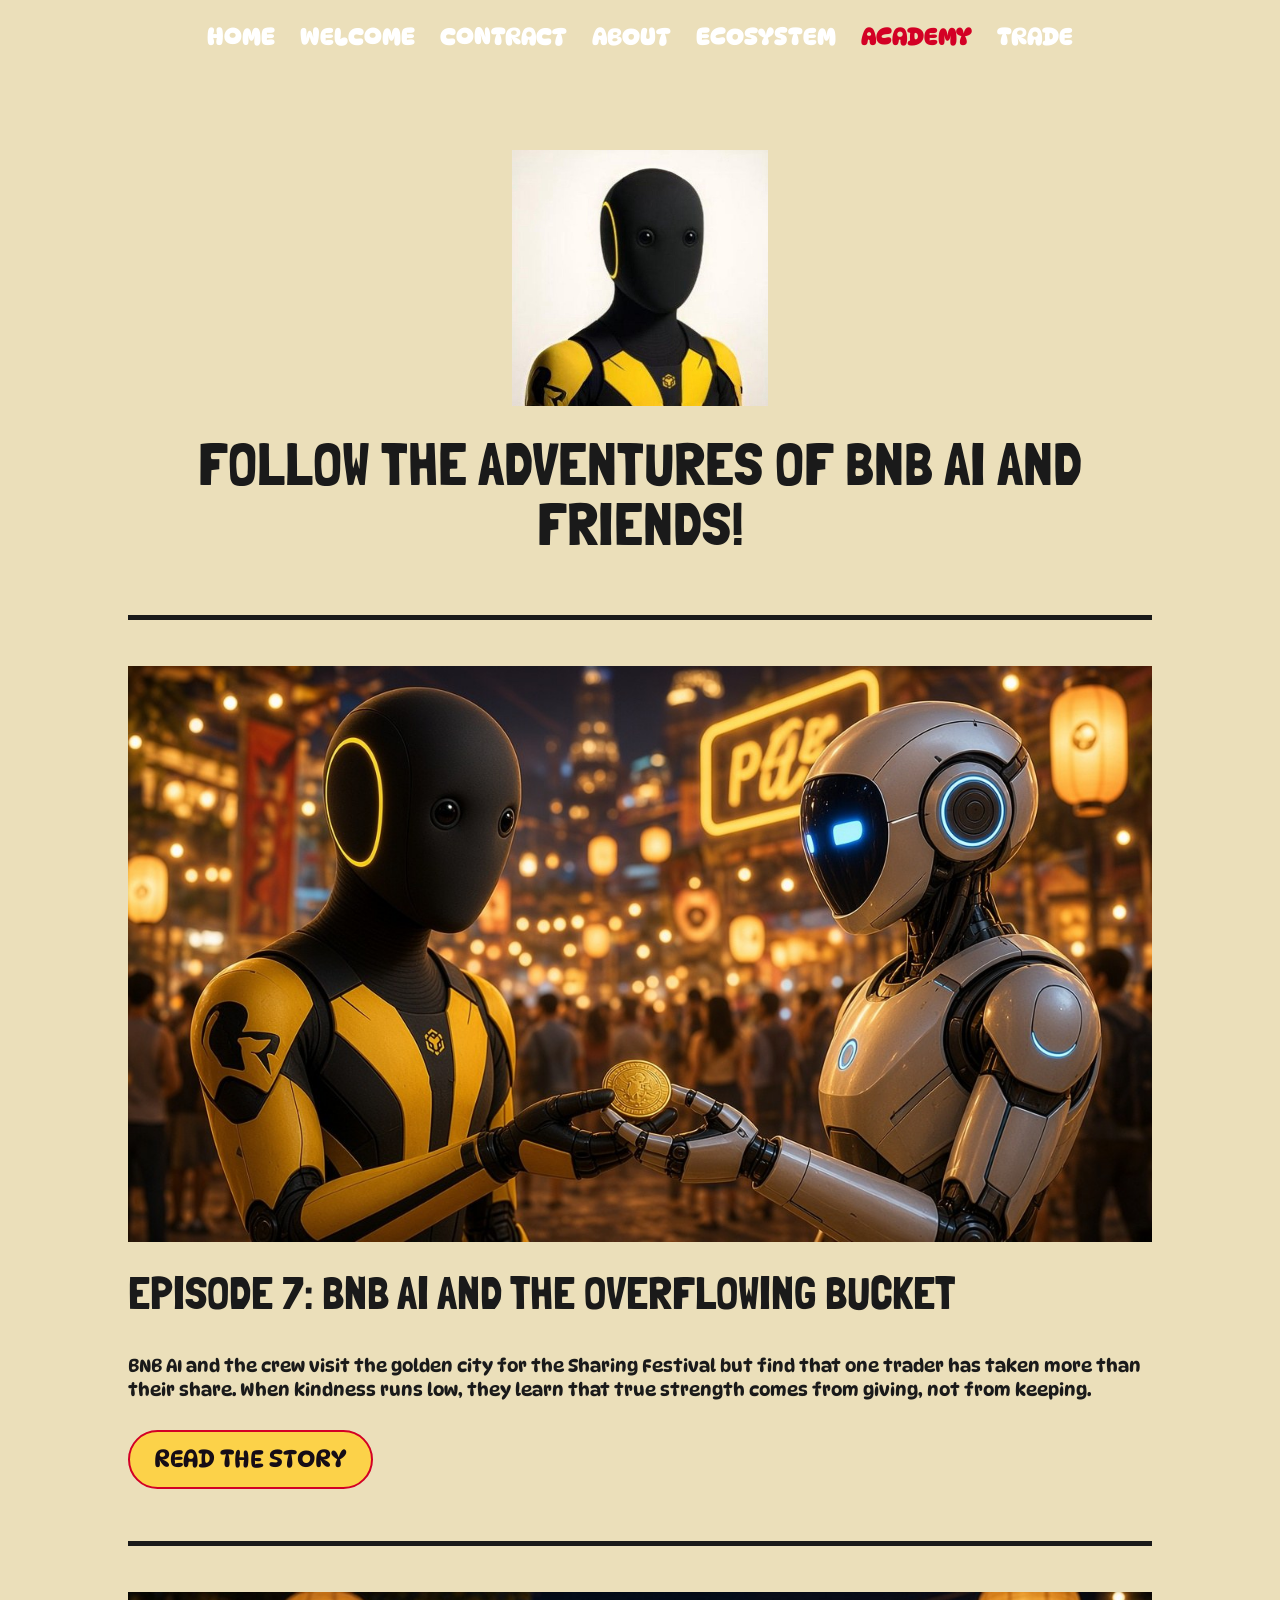
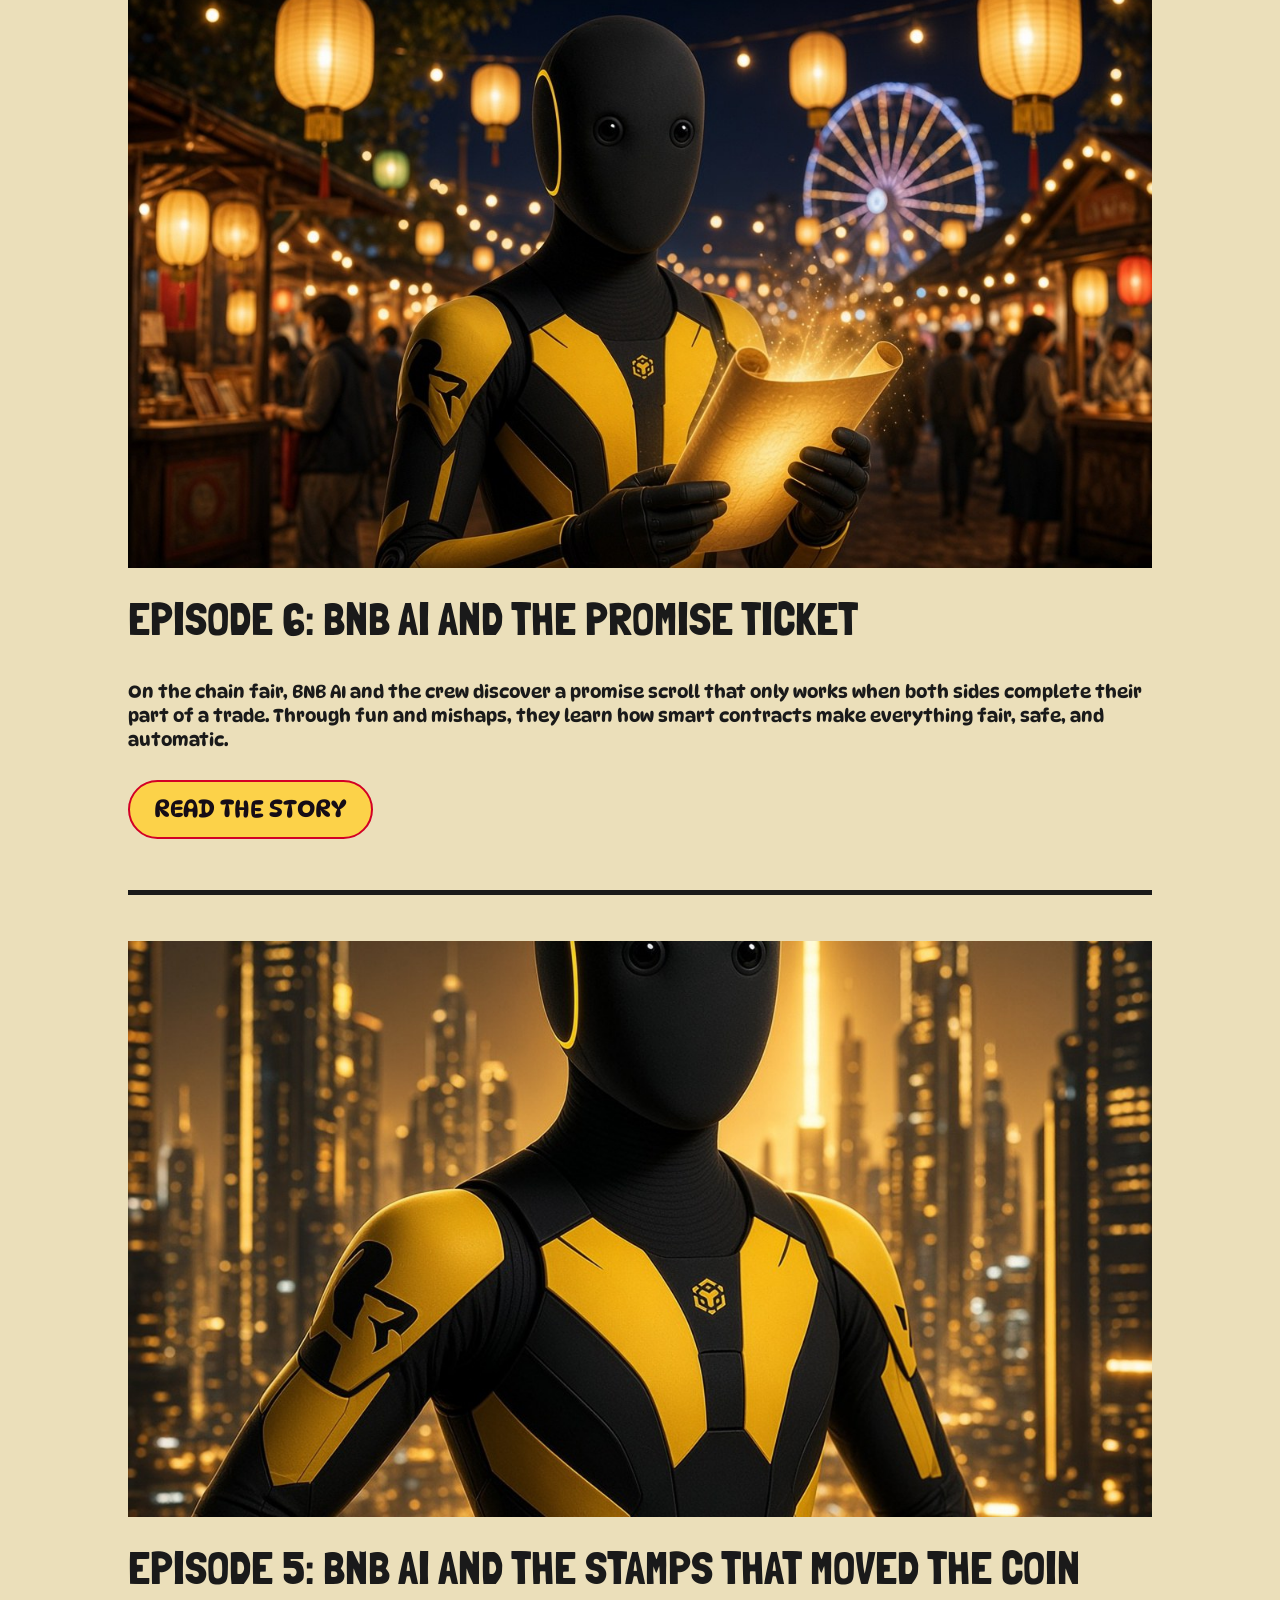
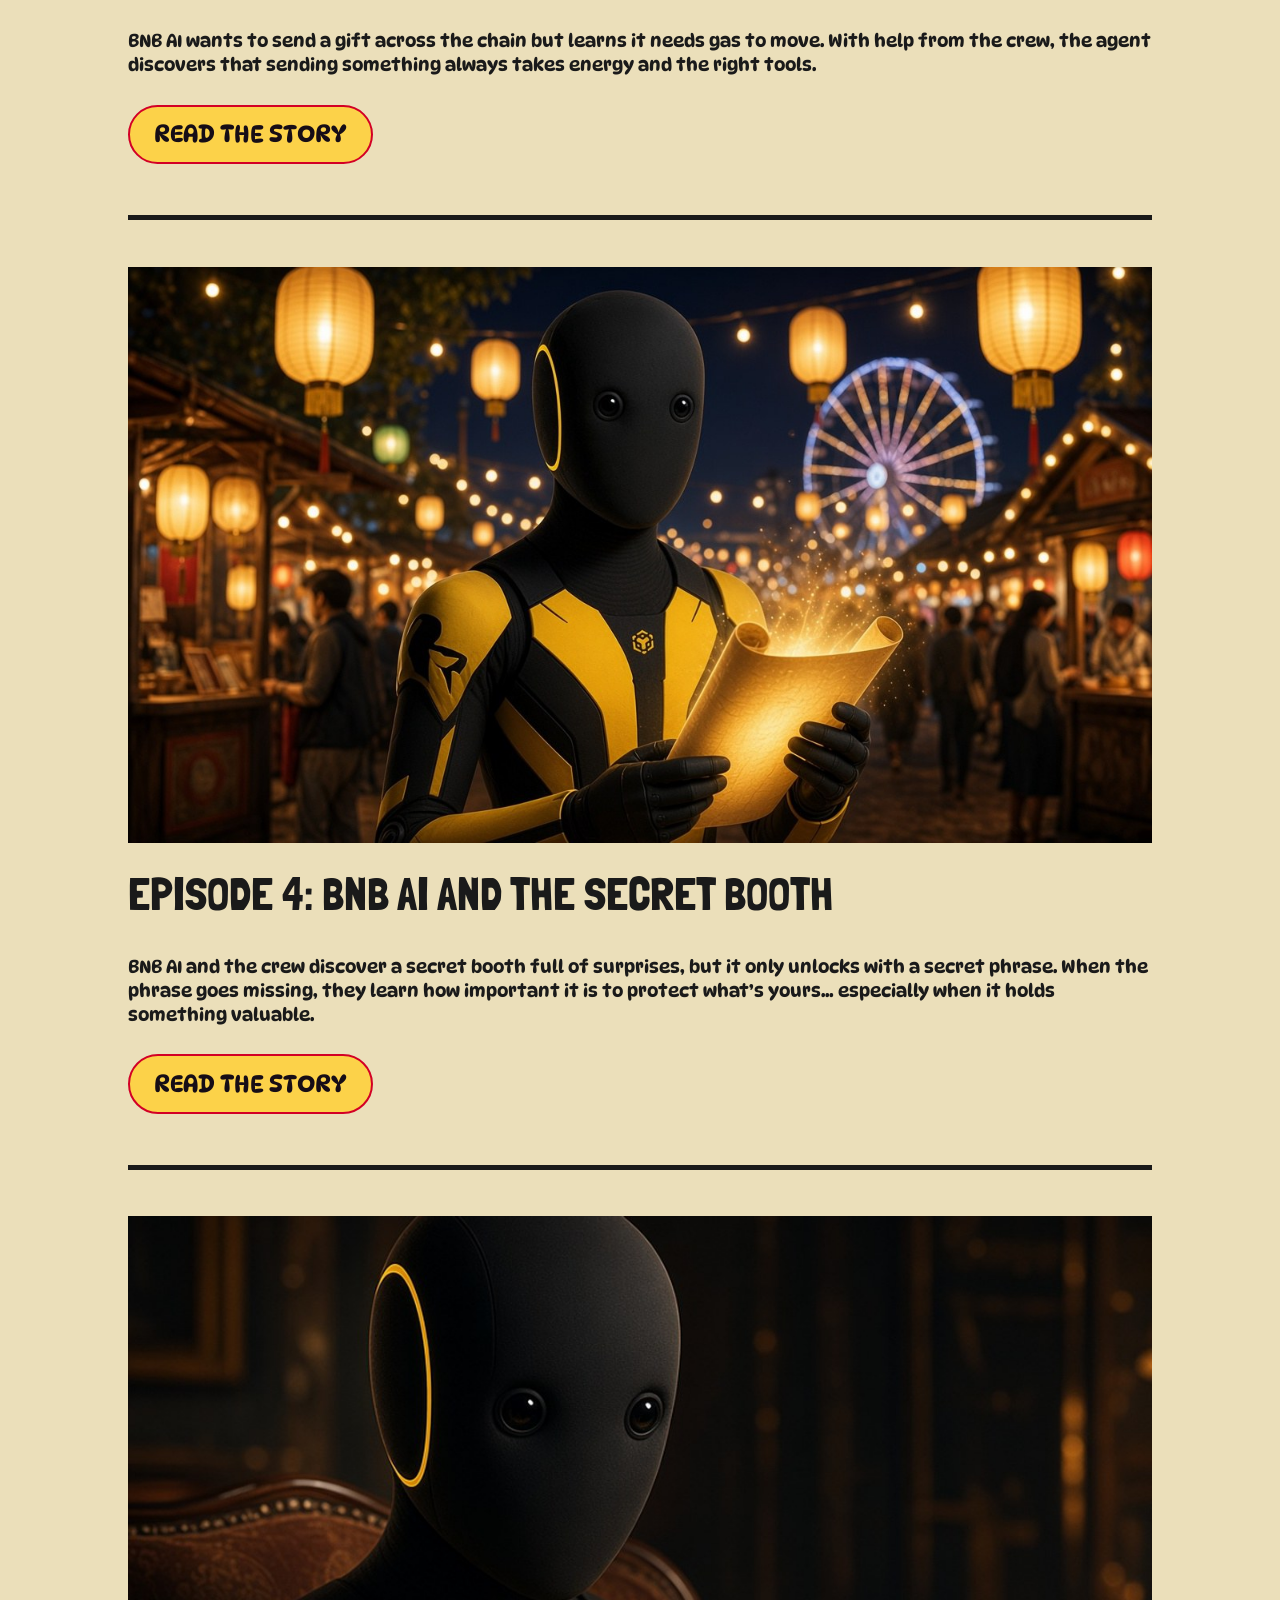
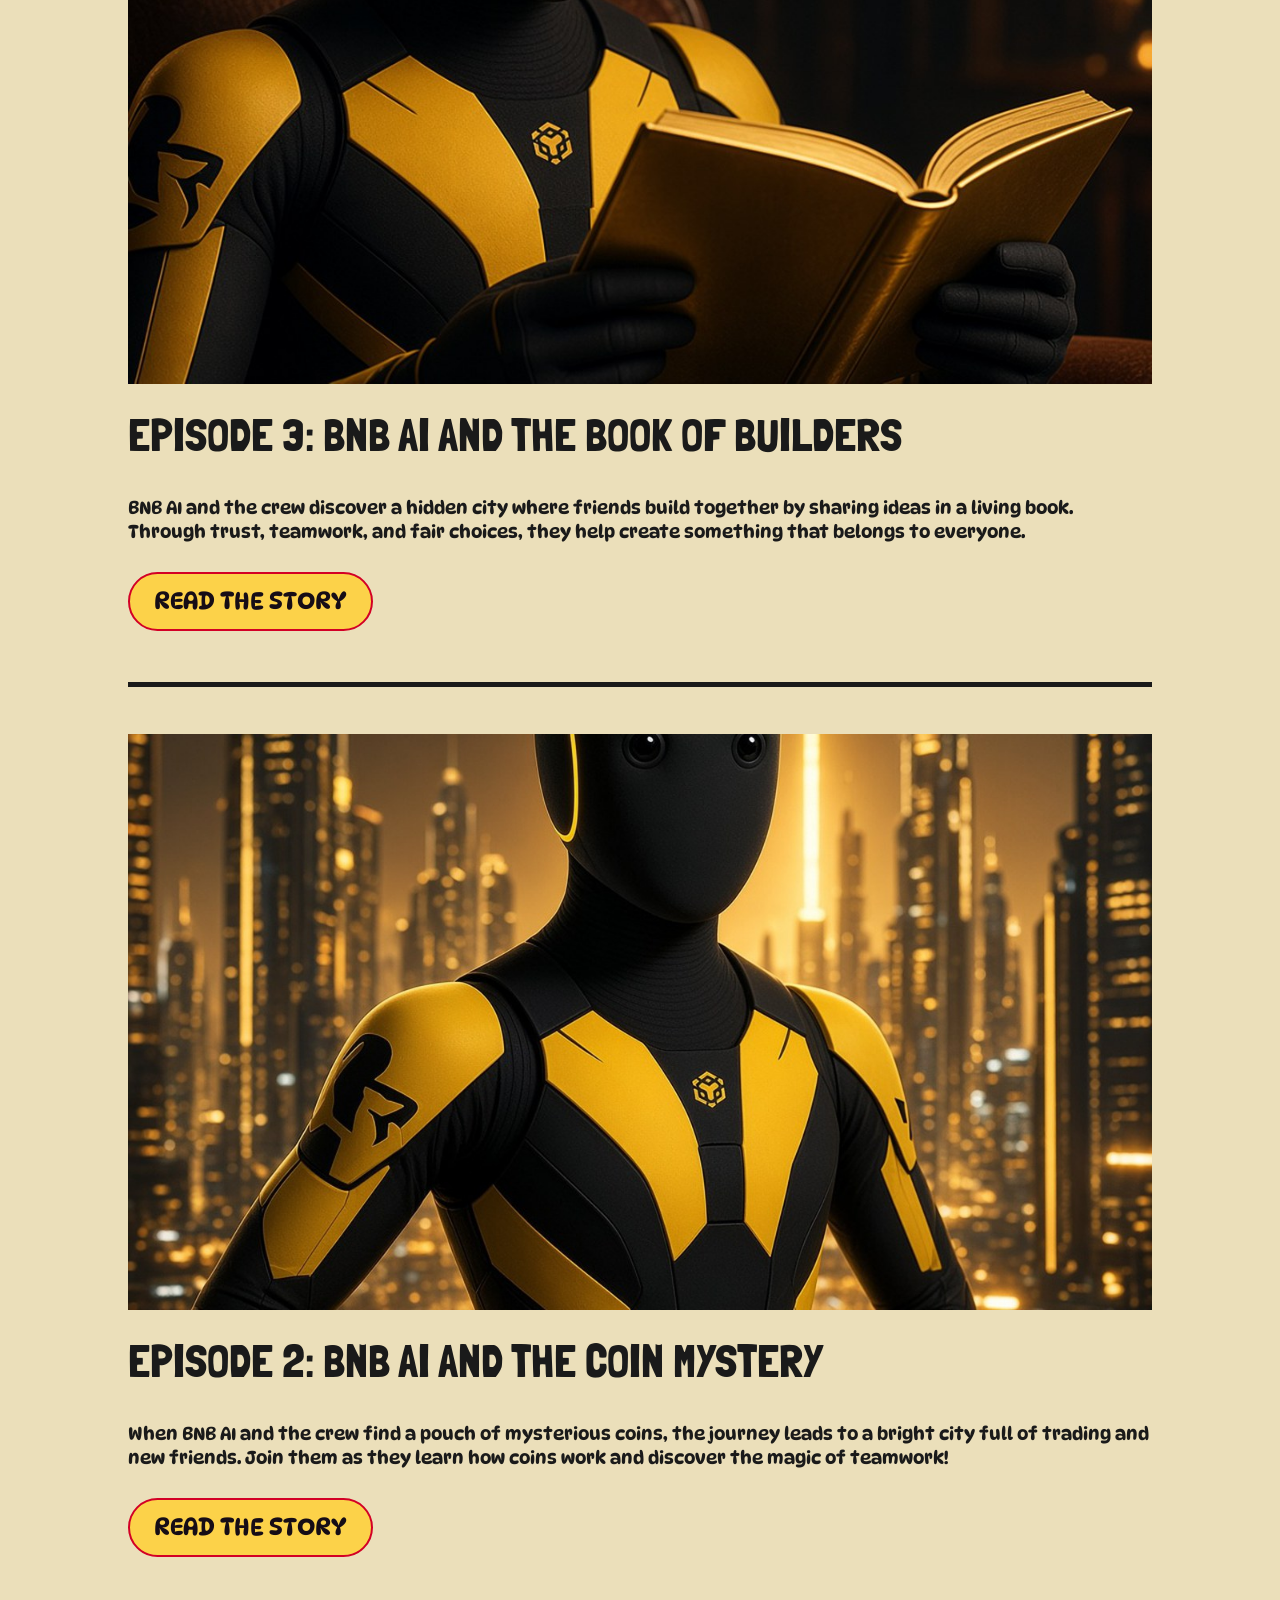
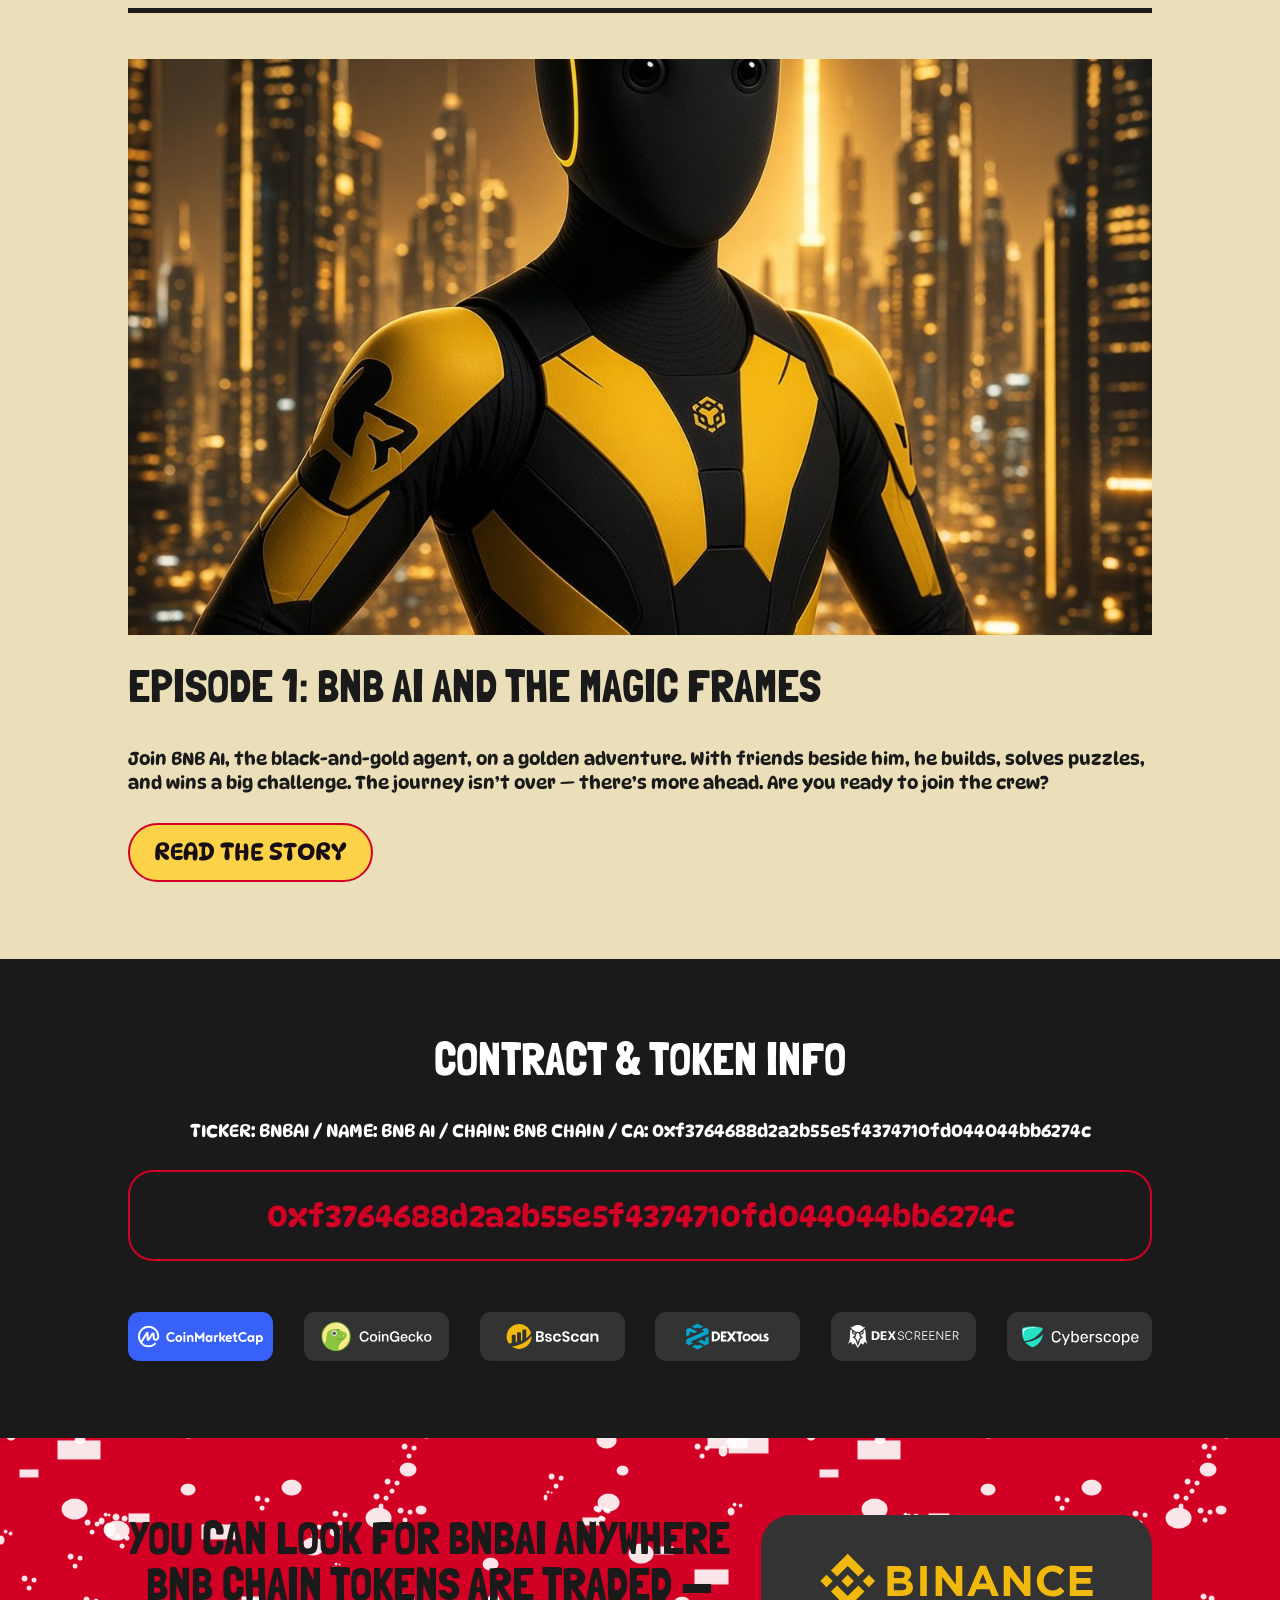
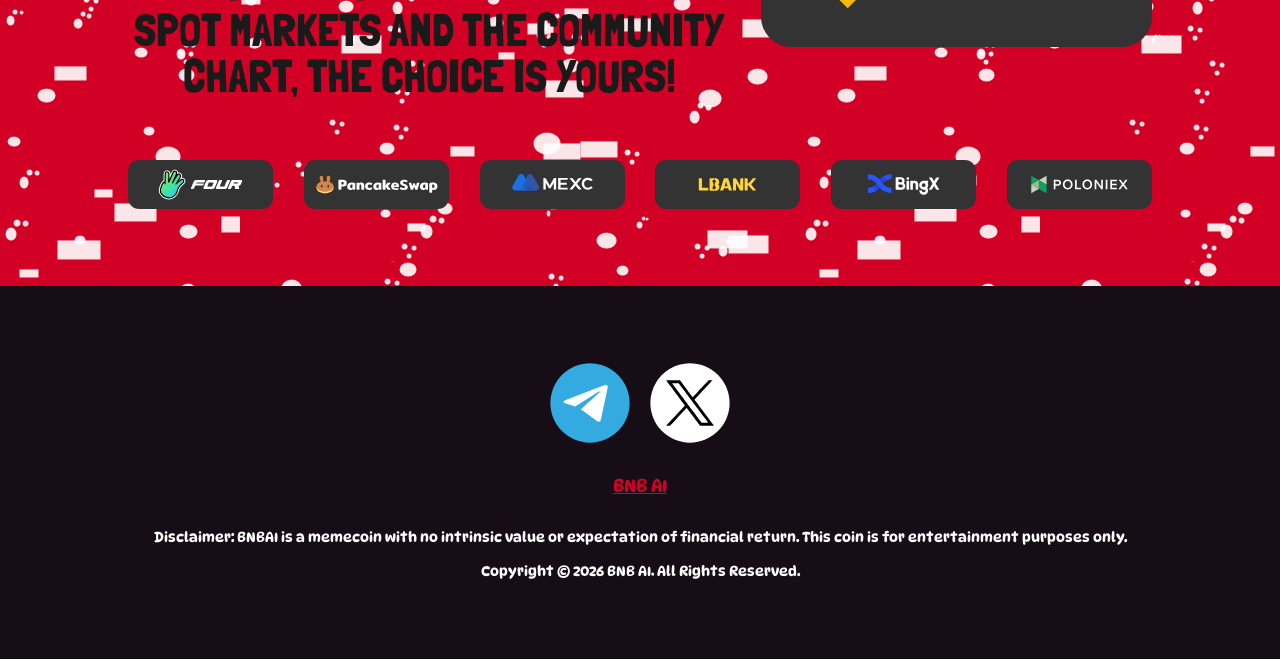
<file: academy/index.html>
<!DOCTYPE html>
<html lang="en-US">
<head>
	<meta charset="UTF-8" />
<meta http-equiv="X-UA-Compatible" content="IE=edge">
	<link rel="pingback" href="https://firstbroccoli.com/xmlrpc.php" />

	<script type="text/javascript">
		document.documentElement.className = 'js';
	</script>
	
	<title>Academy | BNB AI</title><link rel="stylesheet" href="../wp-content/cache/min/1/f35c342107f26439f1f9e042b6e08339.css" media="all" data-minify="1" />
<style id="et-divi-open-sans-inline-css">/* Original: https://fonts.googleapis.com/css?family=Open+Sans:300italic,400italic,600italic,700italic,800italic,400,300,600,700,800&#038;subset=latin,latin-ext&#038;display=swap *//* User Agent: Mozilla/5.0 (Unknown; Linux x86_64) AppleWebKit/538.1 (KHTML, like Gecko) Safari/538.1 Daum/4.1 */@font-face {font-family: 'Open Sans';font-style: italic;font-weight: 300;font-stretch: normal;font-display: swap;src: url(../fonts.gstatic.com/s/opensans/v44/memQYaGs126MiZpBA-UFUIcVXSCEkx2cmqvXlWq8tWZ0Pw86hd0Rk5hkWV4exQ.ttf) format('truetype');}@font-face {font-family: 'Open Sans';font-style: italic;font-weight: 400;font-stretch: normal;font-display: swap;src: url(../fonts.gstatic.com/s/opensans/v44/memQYaGs126MiZpBA-UFUIcVXSCEkx2cmqvXlWq8tWZ0Pw86hd0Rk8ZkWV4exQ.ttf) format('truetype');}@font-face {font-family: 'Open Sans';font-style: italic;font-weight: 600;font-stretch: normal;font-display: swap;src: url(../fonts.gstatic.com/s/opensans/v44/memQYaGs126MiZpBA-UFUIcVXSCEkx2cmqvXlWq8tWZ0Pw86hd0RkxhjWV4exQ.ttf) format('truetype');}@font-face {font-family: 'Open Sans';font-style: italic;font-weight: 700;font-stretch: normal;font-display: swap;src: url(../fonts.gstatic.com/s/opensans/v44/memQYaGs126MiZpBA-UFUIcVXSCEkx2cmqvXlWq8tWZ0Pw86hd0RkyFjWV4exQ.ttf) format('truetype');}@font-face {font-family: 'Open Sans';font-style: italic;font-weight: 800;font-stretch: normal;font-display: swap;src: url(../fonts.gstatic.com/s/opensans/v44/memQYaGs126MiZpBA-UFUIcVXSCEkx2cmqvXlWq8tWZ0Pw86hd0Rk0ZjWV4exQ.ttf) format('truetype');}@font-face {font-family: 'Open Sans';font-style: normal;font-weight: 300;font-stretch: normal;font-display: swap;src: url(../fonts.gstatic.com/s/opensans/v44/memSYaGs126MiZpBA-UvWbX2vVnXBbObj2OVZyOOSr4dVJWUgsiH0B4uaVc.ttf) format('truetype');}@font-face {font-family: 'Open Sans';font-style: normal;font-weight: 400;font-stretch: normal;font-display: swap;src: url(../fonts.gstatic.com/s/opensans/v44/memSYaGs126MiZpBA-UvWbX2vVnXBbObj2OVZyOOSr4dVJWUgsjZ0B4uaVc.ttf) format('truetype');}@font-face {font-family: 'Open Sans';font-style: normal;font-weight: 600;font-stretch: normal;font-display: swap;src: url(../fonts.gstatic.com/s/opensans/v44/memSYaGs126MiZpBA-UvWbX2vVnXBbObj2OVZyOOSr4dVJWUgsgH1x4uaVc.ttf) format('truetype');}@font-face {font-family: 'Open Sans';font-style: normal;font-weight: 700;font-stretch: normal;font-display: swap;src: url(../fonts.gstatic.com/s/opensans/v44/memSYaGs126MiZpBA-UvWbX2vVnXBbObj2OVZyOOSr4dVJWUgsg-1x4uaVc.ttf) format('truetype');}@font-face {font-family: 'Open Sans';font-style: normal;font-weight: 800;font-stretch: normal;font-display: swap;src: url(../fonts.gstatic.com/s/opensans/v44/memSYaGs126MiZpBA-UvWbX2vVnXBbObj2OVZyOOSr4dVJWUgshZ1x4uaVc.ttf) format('truetype');}/* User Agent: Mozilla/5.0 (Windows NT 6.1; WOW64; rv:27.0) Gecko/20100101 Firefox/27.0 */@font-face {font-family: 'Open Sans';font-style: italic;font-weight: 300;font-stretch: normal;font-display: swap;src: url(../fonts.gstatic.com/s/opensans/v44/memQYaGs126MiZpBA-UFUIcVXSCEkx2cmqvXlWq8tWZ0Pw86hd0Rk5hkWV4exg.woff) format('woff');}@font-face {font-family: 'Open Sans';font-style: italic;font-weight: 400;font-stretch: normal;font-display: swap;src: url(../fonts.gstatic.com/s/opensans/v44/memQYaGs126MiZpBA-UFUIcVXSCEkx2cmqvXlWq8tWZ0Pw86hd0Rk8ZkWV4exg.woff) format('woff');}@font-face {font-family: 'Open Sans';font-style: italic;font-weight: 600;font-stretch: normal;font-display: swap;src: url(../fonts.gstatic.com/s/opensans/v44/memQYaGs126MiZpBA-UFUIcVXSCEkx2cmqvXlWq8tWZ0Pw86hd0RkxhjWV4exg.woff) format('woff');}@font-face {font-family: 'Open Sans';font-style: italic;font-weight: 700;font-stretch: normal;font-display: swap;src: url(../fonts.gstatic.com/s/opensans/v44/memQYaGs126MiZpBA-UFUIcVXSCEkx2cmqvXlWq8tWZ0Pw86hd0RkyFjWV4exg.woff) format('woff');}@font-face {font-family: 'Open Sans';font-style: italic;font-weight: 800;font-stretch: normal;font-display: swap;src: url(../fonts.gstatic.com/s/opensans/v44/memQYaGs126MiZpBA-UFUIcVXSCEkx2cmqvXlWq8tWZ0Pw86hd0Rk0ZjWV4exg.woff) format('woff');}@font-face {font-family: 'Open Sans';font-style: normal;font-weight: 300;font-stretch: normal;font-display: swap;src: url(../fonts.gstatic.com/s/opensans/v44/memSYaGs126MiZpBA-UvWbX2vVnXBbObj2OVZyOOSr4dVJWUgsiH0B4uaVQ.woff) format('woff');}@font-face {font-family: 'Open Sans';font-style: normal;font-weight: 400;font-stretch: normal;font-display: swap;src: url(../fonts.gstatic.com/s/opensans/v44/memSYaGs126MiZpBA-UvWbX2vVnXBbObj2OVZyOOSr4dVJWUgsjZ0B4uaVQ.woff) format('woff');}@font-face {font-family: 'Open Sans';font-style: normal;font-weight: 600;font-stretch: normal;font-display: swap;src: url(../fonts.gstatic.com/s/opensans/v44/memSYaGs126MiZpBA-UvWbX2vVnXBbObj2OVZyOOSr4dVJWUgsgH1x4uaVQ.woff) format('woff');}@font-face {font-family: 'Open Sans';font-style: normal;font-weight: 700;font-stretch: normal;font-display: swap;src: url(../fonts.gstatic.com/s/opensans/v44/memSYaGs126MiZpBA-UvWbX2vVnXBbObj2OVZyOOSr4dVJWUgsg-1x4uaVQ.woff) format('woff');}@font-face {font-family: 'Open Sans';font-style: normal;font-weight: 800;font-stretch: normal;font-display: swap;src: url(../fonts.gstatic.com/s/opensans/v44/memSYaGs126MiZpBA-UvWbX2vVnXBbObj2OVZyOOSr4dVJWUgshZ1x4uaVQ.woff) format('woff');}/* User Agent: Mozilla/5.0 (Windows NT 6.3; rv:39.0) Gecko/20100101 Firefox/39.0 */@font-face {font-family: 'Open Sans';font-style: italic;font-weight: 300;font-stretch: normal;font-display: swap;src: url(../fonts.gstatic.com/s/opensans/v44/memQYaGs126MiZpBA-UFUIcVXSCEkx2cmqvXlWq8tWZ0Pw86hd0Rk5hkWV4ewA.woff2) format('woff2');}@font-face {font-family: 'Open Sans';font-style: italic;font-weight: 400;font-stretch: normal;font-display: swap;src: url(../fonts.gstatic.com/s/opensans/v44/memQYaGs126MiZpBA-UFUIcVXSCEkx2cmqvXlWq8tWZ0Pw86hd0Rk8ZkWV4ewA.woff2) format('woff2');}@font-face {font-family: 'Open Sans';font-style: italic;font-weight: 600;font-stretch: normal;font-display: swap;src: url(../fonts.gstatic.com/s/opensans/v44/memQYaGs126MiZpBA-UFUIcVXSCEkx2cmqvXlWq8tWZ0Pw86hd0RkxhjWV4ewA.woff2) format('woff2');}@font-face {font-family: 'Open Sans';font-style: italic;font-weight: 700;font-stretch: normal;font-display: swap;src: url(../fonts.gstatic.com/s/opensans/v44/memQYaGs126MiZpBA-UFUIcVXSCEkx2cmqvXlWq8tWZ0Pw86hd0RkyFjWV4ewA.woff2) format('woff2');}@font-face {font-family: 'Open Sans';font-style: italic;font-weight: 800;font-stretch: normal;font-display: swap;src: url(../fonts.gstatic.com/s/opensans/v44/memQYaGs126MiZpBA-UFUIcVXSCEkx2cmqvXlWq8tWZ0Pw86hd0Rk0ZjWV4ewA.woff2) format('woff2');}@font-face {font-family: 'Open Sans';font-style: normal;font-weight: 300;font-stretch: normal;font-display: swap;src: url(../fonts.gstatic.com/s/opensans/v44/memSYaGs126MiZpBA-UvWbX2vVnXBbObj2OVZyOOSr4dVJWUgsiH0B4uaVI.woff2) format('woff2');}@font-face {font-family: 'Open Sans';font-style: normal;font-weight: 400;font-stretch: normal;font-display: swap;src: url(../fonts.gstatic.com/s/opensans/v44/memSYaGs126MiZpBA-UvWbX2vVnXBbObj2OVZyOOSr4dVJWUgsjZ0B4uaVI.woff2) format('woff2');}@font-face {font-family: 'Open Sans';font-style: normal;font-weight: 600;font-stretch: normal;font-display: swap;src: url(../fonts.gstatic.com/s/opensans/v44/memSYaGs126MiZpBA-UvWbX2vVnXBbObj2OVZyOOSr4dVJWUgsgH1x4uaVI.woff2) format('woff2');}@font-face {font-family: 'Open Sans';font-style: normal;font-weight: 700;font-stretch: normal;font-display: swap;src: url(../fonts.gstatic.com/s/opensans/v44/memSYaGs126MiZpBA-UvWbX2vVnXBbObj2OVZyOOSr4dVJWUgsg-1x4uaVI.woff2) format('woff2');}@font-face {font-family: 'Open Sans';font-style: normal;font-weight: 800;font-stretch: normal;font-display: swap;src: url(../fonts.gstatic.com/s/opensans/v44/memSYaGs126MiZpBA-UvWbX2vVnXBbObj2OVZyOOSr4dVJWUgshZ1x4uaVI.woff2) format('woff2');}</style><style id="et-builder-googlefonts-cached-inline">/* Original: https://fonts.googleapis.com/css?family=Open+Sans:300,regular,500,600,700,800,300italic,italic,500italic,600italic,700italic,800italic|DynaPuff:regular,500,600,700|Londrina+Solid:100,300,regular,900&#038;subset=latin,latin-ext&#038;display=swap *//* User Agent: Mozilla/5.0 (Unknown; Linux x86_64) AppleWebKit/538.1 (KHTML, like Gecko) Safari/538.1 Daum/4.1 */@font-face {font-family: 'DynaPuff';font-style: normal;font-weight: 400;font-stretch: normal;font-display: swap;src: url(../fonts.gstatic.com/s/dynapuff/v9/z7N5dRvsZDIVHbYPMhZJ3HQ83UaSu4uhr7-ZFeoYkgAr1x8RSxYu2YHhTQ.ttf) format('truetype');}@font-face {font-family: 'DynaPuff';font-style: normal;font-weight: 500;font-stretch: normal;font-display: swap;src: url(../fonts.gstatic.com/s/dynapuff/v9/z7N5dRvsZDIVHbYPMhZJ3HQ83UaSu4uhr7-ZFeoYkgAr1x8RSyQu2YHhTQ.ttf) format('truetype');}@font-face {font-family: 'DynaPuff';font-style: normal;font-weight: 600;font-stretch: normal;font-display: swap;src: url(../fonts.gstatic.com/s/dynapuff/v9/z7N5dRvsZDIVHbYPMhZJ3HQ83UaSu4uhr7-ZFeoYkgAr1x8RS8gp2YHhTQ.ttf) format('truetype');}@font-face {font-family: 'DynaPuff';font-style: normal;font-weight: 700;font-stretch: normal;font-display: swap;src: url(../fonts.gstatic.com/s/dynapuff/v9/z7N5dRvsZDIVHbYPMhZJ3HQ83UaSu4uhr7-ZFeoYkgAr1x8RS_Ep2YHhTQ.ttf) format('truetype');}@font-face {font-family: 'Londrina Solid';font-style: normal;font-weight: 100;font-display: swap;src: url(../fonts.gstatic.com/s/londrinasolid/v19/flUjRq6sw40kQEJxWNgkLuudGfs9GBEUtQ.ttf) format('truetype');}@font-face {font-family: 'Londrina Solid';font-style: normal;font-weight: 300;font-display: swap;src: url(../fonts.gstatic.com/s/londrinasolid/v19/flUiRq6sw40kQEJxWNgkLuudGfv1CgYzlZk.ttf) format('truetype');}@font-face {font-family: 'Londrina Solid';font-style: normal;font-weight: 400;font-display: swap;src: url(../fonts.gstatic.com/s/londrinasolid/v19/flUhRq6sw40kQEJxWNgkLuudGfNeKBY.ttf) format('truetype');}@font-face {font-family: 'Londrina Solid';font-style: normal;font-weight: 900;font-display: swap;src: url(../fonts.gstatic.com/s/londrinasolid/v19/flUiRq6sw40kQEJxWNgkLuudGfvdDwYzlZk.ttf) format('truetype');}@font-face {font-family: 'Open Sans';font-style: italic;font-weight: 300;font-stretch: normal;font-display: swap;src: url(../fonts.gstatic.com/s/opensans/v44/memQYaGs126MiZpBA-UFUIcVXSCEkx2cmqvXlWq8tWZ0Pw86hd0Rk5hkWV4exQ.ttf) format('truetype');}@font-face {font-family: 'Open Sans';font-style: italic;font-weight: 400;font-stretch: normal;font-display: swap;src: url(../fonts.gstatic.com/s/opensans/v44/memQYaGs126MiZpBA-UFUIcVXSCEkx2cmqvXlWq8tWZ0Pw86hd0Rk8ZkWV4exQ.ttf) format('truetype');}@font-face {font-family: 'Open Sans';font-style: italic;font-weight: 500;font-stretch: normal;font-display: swap;src: url(../fonts.gstatic.com/s/opensans/v44/memQYaGs126MiZpBA-UFUIcVXSCEkx2cmqvXlWq8tWZ0Pw86hd0Rk_RkWV4exQ.ttf) format('truetype');}@font-face {font-family: 'Open Sans';font-style: italic;font-weight: 600;font-stretch: normal;font-display: swap;src: url(../fonts.gstatic.com/s/opensans/v44/memQYaGs126MiZpBA-UFUIcVXSCEkx2cmqvXlWq8tWZ0Pw86hd0RkxhjWV4exQ.ttf) format('truetype');}@font-face {font-family: 'Open Sans';font-style: italic;font-weight: 700;font-stretch: normal;font-display: swap;src: url(../fonts.gstatic.com/s/opensans/v44/memQYaGs126MiZpBA-UFUIcVXSCEkx2cmqvXlWq8tWZ0Pw86hd0RkyFjWV4exQ.ttf) format('truetype');}@font-face {font-family: 'Open Sans';font-style: italic;font-weight: 800;font-stretch: normal;font-display: swap;src: url(../fonts.gstatic.com/s/opensans/v44/memQYaGs126MiZpBA-UFUIcVXSCEkx2cmqvXlWq8tWZ0Pw86hd0Rk0ZjWV4exQ.ttf) format('truetype');}@font-face {font-family: 'Open Sans';font-style: normal;font-weight: 300;font-stretch: normal;font-display: swap;src: url(../fonts.gstatic.com/s/opensans/v44/memSYaGs126MiZpBA-UvWbX2vVnXBbObj2OVZyOOSr4dVJWUgsiH0B4uaVc.ttf) format('truetype');}@font-face {font-family: 'Open Sans';font-style: normal;font-weight: 400;font-stretch: normal;font-display: swap;src: url(../fonts.gstatic.com/s/opensans/v44/memSYaGs126MiZpBA-UvWbX2vVnXBbObj2OVZyOOSr4dVJWUgsjZ0B4uaVc.ttf) format('truetype');}@font-face {font-family: 'Open Sans';font-style: normal;font-weight: 500;font-stretch: normal;font-display: swap;src: url(../fonts.gstatic.com/s/opensans/v44/memSYaGs126MiZpBA-UvWbX2vVnXBbObj2OVZyOOSr4dVJWUgsjr0B4uaVc.ttf) format('truetype');}@font-face {font-family: 'Open Sans';font-style: normal;font-weight: 600;font-stretch: normal;font-display: swap;src: url(../fonts.gstatic.com/s/opensans/v44/memSYaGs126MiZpBA-UvWbX2vVnXBbObj2OVZyOOSr4dVJWUgsgH1x4uaVc.ttf) format('truetype');}@font-face {font-family: 'Open Sans';font-style: normal;font-weight: 700;font-stretch: normal;font-display: swap;src: url(../fonts.gstatic.com/s/opensans/v44/memSYaGs126MiZpBA-UvWbX2vVnXBbObj2OVZyOOSr4dVJWUgsg-1x4uaVc.ttf) format('truetype');}@font-face {font-family: 'Open Sans';font-style: normal;font-weight: 800;font-stretch: normal;font-display: swap;src: url(../fonts.gstatic.com/s/opensans/v44/memSYaGs126MiZpBA-UvWbX2vVnXBbObj2OVZyOOSr4dVJWUgshZ1x4uaVc.ttf) format('truetype');}/* User Agent: Mozilla/5.0 (Windows NT 6.1; WOW64; rv:27.0) Gecko/20100101 Firefox/27.0 */@font-face {font-family: 'DynaPuff';font-style: normal;font-weight: 400;font-stretch: normal;font-display: swap;src: url(../fonts.gstatic.com/s/dynapuff/v9/z7N5dRvsZDIVHbYPMhZJ3HQ83UaSu4uhr7-ZFeoYkgAr1x8RSxYu2YHhTg.woff) format('woff');}@font-face {font-family: 'DynaPuff';font-style: normal;font-weight: 500;font-stretch: normal;font-display: swap;src: url(../fonts.gstatic.com/s/dynapuff/v9/z7N5dRvsZDIVHbYPMhZJ3HQ83UaSu4uhr7-ZFeoYkgAr1x8RSyQu2YHhTg.woff) format('woff');}@font-face {font-family: 'DynaPuff';font-style: normal;font-weight: 600;font-stretch: normal;font-display: swap;src: url(../fonts.gstatic.com/s/dynapuff/v9/z7N5dRvsZDIVHbYPMhZJ3HQ83UaSu4uhr7-ZFeoYkgAr1x8RS8gp2YHhTg.woff) format('woff');}@font-face {font-family: 'DynaPuff';font-style: normal;font-weight: 700;font-stretch: normal;font-display: swap;src: url(../fonts.gstatic.com/s/dynapuff/v9/z7N5dRvsZDIVHbYPMhZJ3HQ83UaSu4uhr7-ZFeoYkgAr1x8RS_Ep2YHhTg.woff) format('woff');}@font-face {font-family: 'Londrina Solid';font-style: normal;font-weight: 100;font-display: swap;src: url(../fonts.gstatic.com/s/londrinasolid/v19/flUjRq6sw40kQEJxWNgkLuudGfs9GBEUtg.woff) format('woff');}@font-face {font-family: 'Londrina Solid';font-style: normal;font-weight: 300;font-display: swap;src: url(../fonts.gstatic.com/s/londrinasolid/v19/flUiRq6sw40kQEJxWNgkLuudGfv1CgYzlZo.woff) format('woff');}@font-face {font-family: 'Londrina Solid';font-style: normal;font-weight: 400;font-display: swap;src: url(../fonts.gstatic.com/s/londrinasolid/v19/flUhRq6sw40kQEJxWNgkLuudGfNeKBU.woff) format('woff');}@font-face {font-family: 'Londrina Solid';font-style: normal;font-weight: 900;font-display: swap;src: url(../fonts.gstatic.com/s/londrinasolid/v19/flUiRq6sw40kQEJxWNgkLuudGfvdDwYzlZo.woff) format('woff');}@font-face {font-family: 'Open Sans';font-style: italic;font-weight: 300;font-stretch: normal;font-display: swap;src: url(../fonts.gstatic.com/s/opensans/v44/memQYaGs126MiZpBA-UFUIcVXSCEkx2cmqvXlWq8tWZ0Pw86hd0Rk5hkWV4exg.woff) format('woff');}@font-face {font-family: 'Open Sans';font-style: italic;font-weight: 400;font-stretch: normal;font-display: swap;src: url(../fonts.gstatic.com/s/opensans/v44/memQYaGs126MiZpBA-UFUIcVXSCEkx2cmqvXlWq8tWZ0Pw86hd0Rk8ZkWV4exg.woff) format('woff');}@font-face {font-family: 'Open Sans';font-style: italic;font-weight: 500;font-stretch: normal;font-display: swap;src: url(../fonts.gstatic.com/s/opensans/v44/memQYaGs126MiZpBA-UFUIcVXSCEkx2cmqvXlWq8tWZ0Pw86hd0Rk_RkWV4exg.woff) format('woff');}@font-face {font-family: 'Open Sans';font-style: italic;font-weight: 600;font-stretch: normal;font-display: swap;src: url(../fonts.gstatic.com/s/opensans/v44/memQYaGs126MiZpBA-UFUIcVXSCEkx2cmqvXlWq8tWZ0Pw86hd0RkxhjWV4exg.woff) format('woff');}@font-face {font-family: 'Open Sans';font-style: italic;font-weight: 700;font-stretch: normal;font-display: swap;src: url(../fonts.gstatic.com/s/opensans/v44/memQYaGs126MiZpBA-UFUIcVXSCEkx2cmqvXlWq8tWZ0Pw86hd0RkyFjWV4exg.woff) format('woff');}@font-face {font-family: 'Open Sans';font-style: italic;font-weight: 800;font-stretch: normal;font-display: swap;src: url(../fonts.gstatic.com/s/opensans/v44/memQYaGs126MiZpBA-UFUIcVXSCEkx2cmqvXlWq8tWZ0Pw86hd0Rk0ZjWV4exg.woff) format('woff');}@font-face {font-family: 'Open Sans';font-style: normal;font-weight: 300;font-stretch: normal;font-display: swap;src: url(../fonts.gstatic.com/s/opensans/v44/memSYaGs126MiZpBA-UvWbX2vVnXBbObj2OVZyOOSr4dVJWUgsiH0B4uaVQ.woff) format('woff');}@font-face {font-family: 'Open Sans';font-style: normal;font-weight: 400;font-stretch: normal;font-display: swap;src: url(../fonts.gstatic.com/s/opensans/v44/memSYaGs126MiZpBA-UvWbX2vVnXBbObj2OVZyOOSr4dVJWUgsjZ0B4uaVQ.woff) format('woff');}@font-face {font-family: 'Open Sans';font-style: normal;font-weight: 500;font-stretch: normal;font-display: swap;src: url(../fonts.gstatic.com/s/opensans/v44/memSYaGs126MiZpBA-UvWbX2vVnXBbObj2OVZyOOSr4dVJWUgsjr0B4uaVQ.woff) format('woff');}@font-face {font-family: 'Open Sans';font-style: normal;font-weight: 600;font-stretch: normal;font-display: swap;src: url(../fonts.gstatic.com/s/opensans/v44/memSYaGs126MiZpBA-UvWbX2vVnXBbObj2OVZyOOSr4dVJWUgsgH1x4uaVQ.woff) format('woff');}@font-face {font-family: 'Open Sans';font-style: normal;font-weight: 700;font-stretch: normal;font-display: swap;src: url(../fonts.gstatic.com/s/opensans/v44/memSYaGs126MiZpBA-UvWbX2vVnXBbObj2OVZyOOSr4dVJWUgsg-1x4uaVQ.woff) format('woff');}@font-face {font-family: 'Open Sans';font-style: normal;font-weight: 800;font-stretch: normal;font-display: swap;src: url(../fonts.gstatic.com/s/opensans/v44/memSYaGs126MiZpBA-UvWbX2vVnXBbObj2OVZyOOSr4dVJWUgshZ1x4uaVQ.woff) format('woff');}/* User Agent: Mozilla/5.0 (Windows NT 6.3; rv:39.0) Gecko/20100101 Firefox/39.0 */@font-face {font-family: 'DynaPuff';font-style: normal;font-weight: 400;font-stretch: normal;font-display: swap;src: url(../fonts.gstatic.com/s/dynapuff/v9/z7N5dRvsZDIVHbYPMhZJ3HQ83UaSu4uhr7-ZFeoYkgAr1x8RSxYu2YHhSA.woff2) format('woff2');}@font-face {font-family: 'DynaPuff';font-style: normal;font-weight: 500;font-stretch: normal;font-display: swap;src: url(../fonts.gstatic.com/s/dynapuff/v9/z7N5dRvsZDIVHbYPMhZJ3HQ83UaSu4uhr7-ZFeoYkgAr1x8RSyQu2YHhSA.woff2) format('woff2');}@font-face {font-family: 'DynaPuff';font-style: normal;font-weight: 600;font-stretch: normal;font-display: swap;src: url(../fonts.gstatic.com/s/dynapuff/v9/z7N5dRvsZDIVHbYPMhZJ3HQ83UaSu4uhr7-ZFeoYkgAr1x8RS8gp2YHhSA.woff2) format('woff2');}@font-face {font-family: 'DynaPuff';font-style: normal;font-weight: 700;font-stretch: normal;font-display: swap;src: url(../fonts.gstatic.com/s/dynapuff/v9/z7N5dRvsZDIVHbYPMhZJ3HQ83UaSu4uhr7-ZFeoYkgAr1x8RS_Ep2YHhSA.woff2) format('woff2');}@font-face {font-family: 'Londrina Solid';font-style: normal;font-weight: 100;font-display: swap;src: url(../fonts.gstatic.com/s/londrinasolid/v19/flUjRq6sw40kQEJxWNgkLuudGfs9GBEUsA.woff2) format('woff2');}@font-face {font-family: 'Londrina Solid';font-style: normal;font-weight: 300;font-display: swap;src: url(../fonts.gstatic.com/s/londrinasolid/v19/flUiRq6sw40kQEJxWNgkLuudGfv1CgYzlZw.woff2) format('woff2');}@font-face {font-family: 'Londrina Solid';font-style: normal;font-weight: 400;font-display: swap;src: url(../fonts.gstatic.com/s/londrinasolid/v19/flUhRq6sw40kQEJxWNgkLuudGfNeKBM.woff2) format('woff2');}@font-face {font-family: 'Londrina Solid';font-style: normal;font-weight: 900;font-display: swap;src: url(../fonts.gstatic.com/s/londrinasolid/v19/flUiRq6sw40kQEJxWNgkLuudGfvdDwYzlZw.woff2) format('woff2');}@font-face {font-family: 'Open Sans';font-style: italic;font-weight: 300;font-stretch: normal;font-display: swap;src: url(../fonts.gstatic.com/s/opensans/v44/memQYaGs126MiZpBA-UFUIcVXSCEkx2cmqvXlWq8tWZ0Pw86hd0Rk5hkWV4ewA.woff2) format('woff2');}@font-face {font-family: 'Open Sans';font-style: italic;font-weight: 400;font-stretch: normal;font-display: swap;src: url(../fonts.gstatic.com/s/opensans/v44/memQYaGs126MiZpBA-UFUIcVXSCEkx2cmqvXlWq8tWZ0Pw86hd0Rk8ZkWV4ewA.woff2) format('woff2');}@font-face {font-family: 'Open Sans';font-style: italic;font-weight: 500;font-stretch: normal;font-display: swap;src: url(../fonts.gstatic.com/s/opensans/v44/memQYaGs126MiZpBA-UFUIcVXSCEkx2cmqvXlWq8tWZ0Pw86hd0Rk_RkWV4ewA.woff2) format('woff2');}@font-face {font-family: 'Open Sans';font-style: italic;font-weight: 600;font-stretch: normal;font-display: swap;src: url(../fonts.gstatic.com/s/opensans/v44/memQYaGs126MiZpBA-UFUIcVXSCEkx2cmqvXlWq8tWZ0Pw86hd0RkxhjWV4ewA.woff2) format('woff2');}@font-face {font-family: 'Open Sans';font-style: italic;font-weight: 700;font-stretch: normal;font-display: swap;src: url(../fonts.gstatic.com/s/opensans/v44/memQYaGs126MiZpBA-UFUIcVXSCEkx2cmqvXlWq8tWZ0Pw86hd0RkyFjWV4ewA.woff2) format('woff2');}@font-face {font-family: 'Open Sans';font-style: italic;font-weight: 800;font-stretch: normal;font-display: swap;src: url(../fonts.gstatic.com/s/opensans/v44/memQYaGs126MiZpBA-UFUIcVXSCEkx2cmqvXlWq8tWZ0Pw86hd0Rk0ZjWV4ewA.woff2) format('woff2');}@font-face {font-family: 'Open Sans';font-style: normal;font-weight: 300;font-stretch: normal;font-display: swap;src: url(../fonts.gstatic.com/s/opensans/v44/memSYaGs126MiZpBA-UvWbX2vVnXBbObj2OVZyOOSr4dVJWUgsiH0B4uaVI.woff2) format('woff2');}@font-face {font-family: 'Open Sans';font-style: normal;font-weight: 400;font-stretch: normal;font-display: swap;src: url(../fonts.gstatic.com/s/opensans/v44/memSYaGs126MiZpBA-UvWbX2vVnXBbObj2OVZyOOSr4dVJWUgsjZ0B4uaVI.woff2) format('woff2');}@font-face {font-family: 'Open Sans';font-style: normal;font-weight: 500;font-stretch: normal;font-display: swap;src: url(../fonts.gstatic.com/s/opensans/v44/memSYaGs126MiZpBA-UvWbX2vVnXBbObj2OVZyOOSr4dVJWUgsjr0B4uaVI.woff2) format('woff2');}@font-face {font-family: 'Open Sans';font-style: normal;font-weight: 600;font-stretch: normal;font-display: swap;src: url(../fonts.gstatic.com/s/opensans/v44/memSYaGs126MiZpBA-UvWbX2vVnXBbObj2OVZyOOSr4dVJWUgsgH1x4uaVI.woff2) format('woff2');}@font-face {font-family: 'Open Sans';font-style: normal;font-weight: 700;font-stretch: normal;font-display: swap;src: url(../fonts.gstatic.com/s/opensans/v44/memSYaGs126MiZpBA-UvWbX2vVnXBbObj2OVZyOOSr4dVJWUgsg-1x4uaVI.woff2) format('woff2');}@font-face {font-family: 'Open Sans';font-style: normal;font-weight: 800;font-stretch: normal;font-display: swap;src: url(../fonts.gstatic.com/s/opensans/v44/memSYaGs126MiZpBA-UvWbX2vVnXBbObj2OVZyOOSr4dVJWUgshZ1x4uaVI.woff2) format('woff2');}</style><meta name='robots' content='max-image-preview:large' />
<script type="text/javascript">
			let jqueryParams=[],jQuery=function(r){return jqueryParams=[...jqueryParams,r],jQuery},$=function(r){return jqueryParams=[...jqueryParams,r],$};window.jQuery=jQuery,window.$=jQuery;let customHeadScripts=!1;jQuery.fn=jQuery.prototype={},$.fn=jQuery.prototype={},jQuery.noConflict=function(r){if(window.jQuery)return jQuery=window.jQuery,$=window.jQuery,customHeadScripts=!0,jQuery.noConflict},jQuery.ready=function(r){jqueryParams=[...jqueryParams,r]},$.ready=function(r){jqueryParams=[...jqueryParams,r]},jQuery.load=function(r){jqueryParams=[...jqueryParams,r]},$.load=function(r){jqueryParams=[...jqueryParams,r]},jQuery.fn.ready=function(r){jqueryParams=[...jqueryParams,r]},$.fn.ready=function(r){jqueryParams=[...jqueryParams,r]};</script>
<link rel="alternate" type="application/rss+xml" title="firstbroccoli.com &raquo; Feed" href="https://firstbroccoli.com/feed/" />
<link rel="alternate" type="application/rss+xml" title="firstbroccoli.com &raquo; Comments Feed" href="https://firstbroccoli.com/comments/feed/" />
<meta content="Divi v.4.27.4" name="generator"/><style id='wp-emoji-styles-inline-css' type='text/css'>

	img.wp-smiley, img.emoji {
		display: inline !important;
		border: none !important;
		box-shadow: none !important;
		height: 1em !important;
		width: 1em !important;
		margin: 0 0.07em !important;
		vertical-align: -0.1em !important;
		background: none !important;
		padding: 0 !important;
	}
</style>
<style id='wp-block-library-theme-inline-css' type='text/css'>
.wp-block-audio :where(figcaption){color:#555;font-size:13px;text-align:center}.is-dark-theme .wp-block-audio :where(figcaption){color:#ffffffa6}.wp-block-audio{margin:0 0 1em}.wp-block-code{border:1px solid #ccc;border-radius:4px;font-family:Menlo,Consolas,monaco,monospace;padding:.8em 1em}.wp-block-embed :where(figcaption){color:#555;font-size:13px;text-align:center}.is-dark-theme .wp-block-embed :where(figcaption){color:#ffffffa6}.wp-block-embed{margin:0 0 1em}.blocks-gallery-caption{color:#555;font-size:13px;text-align:center}.is-dark-theme .blocks-gallery-caption{color:#ffffffa6}:root :where(.wp-block-image figcaption){color:#555;font-size:13px;text-align:center}.is-dark-theme :root :where(.wp-block-image figcaption){color:#ffffffa6}.wp-block-image{margin:0 0 1em}.wp-block-pullquote{border-bottom:4px solid;border-top:4px solid;color:currentColor;margin-bottom:1.75em}.wp-block-pullquote cite,.wp-block-pullquote footer,.wp-block-pullquote__citation{color:currentColor;font-size:.8125em;font-style:normal;text-transform:uppercase}.wp-block-quote{border-left:.25em solid;margin:0 0 1.75em;padding-left:1em}.wp-block-quote cite,.wp-block-quote footer{color:currentColor;font-size:.8125em;font-style:normal;position:relative}.wp-block-quote:where(.has-text-align-right){border-left:none;border-right:.25em solid;padding-left:0;padding-right:1em}.wp-block-quote:where(.has-text-align-center){border:none;padding-left:0}.wp-block-quote.is-large,.wp-block-quote.is-style-large,.wp-block-quote:where(.is-style-plain){border:none}.wp-block-search .wp-block-search__label{font-weight:700}.wp-block-search__button{border:1px solid #ccc;padding:.375em .625em}:where(.wp-block-group.has-background){padding:1.25em 2.375em}.wp-block-separator.has-css-opacity{opacity:.4}.wp-block-separator{border:none;border-bottom:2px solid;margin-left:auto;margin-right:auto}.wp-block-separator.has-alpha-channel-opacity{opacity:1}.wp-block-separator:not(.is-style-wide):not(.is-style-dots){width:100px}.wp-block-separator.has-background:not(.is-style-dots){border-bottom:none;height:1px}.wp-block-separator.has-background:not(.is-style-wide):not(.is-style-dots){height:2px}.wp-block-table{margin:0 0 1em}.wp-block-table td,.wp-block-table th{word-break:normal}.wp-block-table :where(figcaption){color:#555;font-size:13px;text-align:center}.is-dark-theme .wp-block-table :where(figcaption){color:#ffffffa6}.wp-block-video :where(figcaption){color:#555;font-size:13px;text-align:center}.is-dark-theme .wp-block-video :where(figcaption){color:#ffffffa6}.wp-block-video{margin:0 0 1em}:root :where(.wp-block-template-part.has-background){margin-bottom:0;margin-top:0;padding:1.25em 2.375em}
</style>
<style id='global-styles-inline-css' type='text/css'>
:root{--wp--preset--aspect-ratio--square: 1;--wp--preset--aspect-ratio--4-3: 4/3;--wp--preset--aspect-ratio--3-4: 3/4;--wp--preset--aspect-ratio--3-2: 3/2;--wp--preset--aspect-ratio--2-3: 2/3;--wp--preset--aspect-ratio--16-9: 16/9;--wp--preset--aspect-ratio--9-16: 9/16;--wp--preset--color--black: #000000;--wp--preset--color--cyan-bluish-gray: #abb8c3;--wp--preset--color--white: #ffffff;--wp--preset--color--pale-pink: #f78da7;--wp--preset--color--vivid-red: #cf2e2e;--wp--preset--color--luminous-vivid-orange: #ff6900;--wp--preset--color--luminous-vivid-amber: #fcb900;--wp--preset--color--light-green-cyan: #7bdcb5;--wp--preset--color--vivid-green-cyan: #00d084;--wp--preset--color--pale-cyan-blue: #8ed1fc;--wp--preset--color--vivid-cyan-blue: #0693e3;--wp--preset--color--vivid-purple: #9b51e0;--wp--preset--gradient--vivid-cyan-blue-to-vivid-purple: linear-gradient(135deg,rgba(6,147,227,1) 0%,rgb(155,81,224) 100%);--wp--preset--gradient--light-green-cyan-to-vivid-green-cyan: linear-gradient(135deg,rgb(122,220,180) 0%,rgb(0,208,130) 100%);--wp--preset--gradient--luminous-vivid-amber-to-luminous-vivid-orange: linear-gradient(135deg,rgba(252,185,0,1) 0%,rgba(255,105,0,1) 100%);--wp--preset--gradient--luminous-vivid-orange-to-vivid-red: linear-gradient(135deg,rgba(255,105,0,1) 0%,rgb(207,46,46) 100%);--wp--preset--gradient--very-light-gray-to-cyan-bluish-gray: linear-gradient(135deg,rgb(238,238,238) 0%,rgb(169,184,195) 100%);--wp--preset--gradient--cool-to-warm-spectrum: linear-gradient(135deg,rgb(74,234,220) 0%,rgb(151,120,209) 20%,rgb(207,42,186) 40%,rgb(238,44,130) 60%,rgb(251,105,98) 80%,rgb(254,248,76) 100%);--wp--preset--gradient--blush-light-purple: linear-gradient(135deg,rgb(255,206,236) 0%,rgb(152,150,240) 100%);--wp--preset--gradient--blush-bordeaux: linear-gradient(135deg,rgb(254,205,165) 0%,rgb(254,45,45) 50%,rgb(107,0,62) 100%);--wp--preset--gradient--luminous-dusk: linear-gradient(135deg,rgb(255,203,112) 0%,rgb(199,81,192) 50%,rgb(65,88,208) 100%);--wp--preset--gradient--pale-ocean: linear-gradient(135deg,rgb(255,245,203) 0%,rgb(182,227,212) 50%,rgb(51,167,181) 100%);--wp--preset--gradient--electric-grass: linear-gradient(135deg,rgb(202,248,128) 0%,rgb(113,206,126) 100%);--wp--preset--gradient--midnight: linear-gradient(135deg,rgb(2,3,129) 0%,rgb(40,116,252) 100%);--wp--preset--font-size--small: 13px;--wp--preset--font-size--medium: 20px;--wp--preset--font-size--large: 36px;--wp--preset--font-size--x-large: 42px;--wp--preset--spacing--20: 0.44rem;--wp--preset--spacing--30: 0.67rem;--wp--preset--spacing--40: 1rem;--wp--preset--spacing--50: 1.5rem;--wp--preset--spacing--60: 2.25rem;--wp--preset--spacing--70: 3.38rem;--wp--preset--spacing--80: 5.06rem;--wp--preset--shadow--natural: 6px 6px 9px rgba(0, 0, 0, 0.2);--wp--preset--shadow--deep: 12px 12px 50px rgba(0, 0, 0, 0.4);--wp--preset--shadow--sharp: 6px 6px 0px rgba(0, 0, 0, 0.2);--wp--preset--shadow--outlined: 6px 6px 0px -3px rgba(255, 255, 255, 1), 6px 6px rgba(0, 0, 0, 1);--wp--preset--shadow--crisp: 6px 6px 0px rgba(0, 0, 0, 1);}:root { --wp--style--global--content-size: 823px;--wp--style--global--wide-size: 1080px; }:where(body) { margin: 0; }.wp-site-blocks > .alignleft { float: left; margin-right: 2em; }.wp-site-blocks > .alignright { float: right; margin-left: 2em; }.wp-site-blocks > .aligncenter { justify-content: center; margin-left: auto; margin-right: auto; }:where(.is-layout-flex){gap: 0.5em;}:where(.is-layout-grid){gap: 0.5em;}.is-layout-flow > .alignleft{float: left;margin-inline-start: 0;margin-inline-end: 2em;}.is-layout-flow > .alignright{float: right;margin-inline-start: 2em;margin-inline-end: 0;}.is-layout-flow > .aligncenter{margin-left: auto !important;margin-right: auto !important;}.is-layout-constrained > .alignleft{float: left;margin-inline-start: 0;margin-inline-end: 2em;}.is-layout-constrained > .alignright{float: right;margin-inline-start: 2em;margin-inline-end: 0;}.is-layout-constrained > .aligncenter{margin-left: auto !important;margin-right: auto !important;}.is-layout-constrained > :where(:not(.alignleft):not(.alignright):not(.alignfull)){max-width: var(--wp--style--global--content-size);margin-left: auto !important;margin-right: auto !important;}.is-layout-constrained > .alignwide{max-width: var(--wp--style--global--wide-size);}body .is-layout-flex{display: flex;}.is-layout-flex{flex-wrap: wrap;align-items: center;}.is-layout-flex > :is(*, div){margin: 0;}body .is-layout-grid{display: grid;}.is-layout-grid > :is(*, div){margin: 0;}body{padding-top: 0px;padding-right: 0px;padding-bottom: 0px;padding-left: 0px;}:root :where(.wp-element-button, .wp-block-button__link){background-color: #32373c;border-width: 0;color: #fff;font-family: inherit;font-size: inherit;line-height: inherit;padding: calc(0.667em + 2px) calc(1.333em + 2px);text-decoration: none;}.has-black-color{color: var(--wp--preset--color--black) !important;}.has-cyan-bluish-gray-color{color: var(--wp--preset--color--cyan-bluish-gray) !important;}.has-white-color{color: var(--wp--preset--color--white) !important;}.has-pale-pink-color{color: var(--wp--preset--color--pale-pink) !important;}.has-vivid-red-color{color: var(--wp--preset--color--vivid-red) !important;}.has-luminous-vivid-orange-color{color: var(--wp--preset--color--luminous-vivid-orange) !important;}.has-luminous-vivid-amber-color{color: var(--wp--preset--color--luminous-vivid-amber) !important;}.has-light-green-cyan-color{color: var(--wp--preset--color--light-green-cyan) !important;}.has-vivid-green-cyan-color{color: var(--wp--preset--color--vivid-green-cyan) !important;}.has-pale-cyan-blue-color{color: var(--wp--preset--color--pale-cyan-blue) !important;}.has-vivid-cyan-blue-color{color: var(--wp--preset--color--vivid-cyan-blue) !important;}.has-vivid-purple-color{color: var(--wp--preset--color--vivid-purple) !important;}.has-black-background-color{background-color: var(--wp--preset--color--black) !important;}.has-cyan-bluish-gray-background-color{background-color: var(--wp--preset--color--cyan-bluish-gray) !important;}.has-white-background-color{background-color: var(--wp--preset--color--white) !important;}.has-pale-pink-background-color{background-color: var(--wp--preset--color--pale-pink) !important;}.has-vivid-red-background-color{background-color: var(--wp--preset--color--vivid-red) !important;}.has-luminous-vivid-orange-background-color{background-color: var(--wp--preset--color--luminous-vivid-orange) !important;}.has-luminous-vivid-amber-background-color{background-color: var(--wp--preset--color--luminous-vivid-amber) !important;}.has-light-green-cyan-background-color{background-color: var(--wp--preset--color--light-green-cyan) !important;}.has-vivid-green-cyan-background-color{background-color: var(--wp--preset--color--vivid-green-cyan) !important;}.has-pale-cyan-blue-background-color{background-color: var(--wp--preset--color--pale-cyan-blue) !important;}.has-vivid-cyan-blue-background-color{background-color: var(--wp--preset--color--vivid-cyan-blue) !important;}.has-vivid-purple-background-color{background-color: var(--wp--preset--color--vivid-purple) !important;}.has-black-border-color{border-color: var(--wp--preset--color--black) !important;}.has-cyan-bluish-gray-border-color{border-color: var(--wp--preset--color--cyan-bluish-gray) !important;}.has-white-border-color{border-color: var(--wp--preset--color--white) !important;}.has-pale-pink-border-color{border-color: var(--wp--preset--color--pale-pink) !important;}.has-vivid-red-border-color{border-color: var(--wp--preset--color--vivid-red) !important;}.has-luminous-vivid-orange-border-color{border-color: var(--wp--preset--color--luminous-vivid-orange) !important;}.has-luminous-vivid-amber-border-color{border-color: var(--wp--preset--color--luminous-vivid-amber) !important;}.has-light-green-cyan-border-color{border-color: var(--wp--preset--color--light-green-cyan) !important;}.has-vivid-green-cyan-border-color{border-color: var(--wp--preset--color--vivid-green-cyan) !important;}.has-pale-cyan-blue-border-color{border-color: var(--wp--preset--color--pale-cyan-blue) !important;}.has-vivid-cyan-blue-border-color{border-color: var(--wp--preset--color--vivid-cyan-blue) !important;}.has-vivid-purple-border-color{border-color: var(--wp--preset--color--vivid-purple) !important;}.has-vivid-cyan-blue-to-vivid-purple-gradient-background{background: var(--wp--preset--gradient--vivid-cyan-blue-to-vivid-purple) !important;}.has-light-green-cyan-to-vivid-green-cyan-gradient-background{background: var(--wp--preset--gradient--light-green-cyan-to-vivid-green-cyan) !important;}.has-luminous-vivid-amber-to-luminous-vivid-orange-gradient-background{background: var(--wp--preset--gradient--luminous-vivid-amber-to-luminous-vivid-orange) !important;}.has-luminous-vivid-orange-to-vivid-red-gradient-background{background: var(--wp--preset--gradient--luminous-vivid-orange-to-vivid-red) !important;}.has-very-light-gray-to-cyan-bluish-gray-gradient-background{background: var(--wp--preset--gradient--very-light-gray-to-cyan-bluish-gray) !important;}.has-cool-to-warm-spectrum-gradient-background{background: var(--wp--preset--gradient--cool-to-warm-spectrum) !important;}.has-blush-light-purple-gradient-background{background: var(--wp--preset--gradient--blush-light-purple) !important;}.has-blush-bordeaux-gradient-background{background: var(--wp--preset--gradient--blush-bordeaux) !important;}.has-luminous-dusk-gradient-background{background: var(--wp--preset--gradient--luminous-dusk) !important;}.has-pale-ocean-gradient-background{background: var(--wp--preset--gradient--pale-ocean) !important;}.has-electric-grass-gradient-background{background: var(--wp--preset--gradient--electric-grass) !important;}.has-midnight-gradient-background{background: var(--wp--preset--gradient--midnight) !important;}.has-small-font-size{font-size: var(--wp--preset--font-size--small) !important;}.has-medium-font-size{font-size: var(--wp--preset--font-size--medium) !important;}.has-large-font-size{font-size: var(--wp--preset--font-size--large) !important;}.has-x-large-font-size{font-size: var(--wp--preset--font-size--x-large) !important;}
:where(.wp-block-post-template.is-layout-flex){gap: 1.25em;}:where(.wp-block-post-template.is-layout-grid){gap: 1.25em;}
:where(.wp-block-columns.is-layout-flex){gap: 2em;}:where(.wp-block-columns.is-layout-grid){gap: 2em;}
:root :where(.wp-block-pullquote){font-size: 1.5em;line-height: 1.6;}
</style>







<style id='divi-dynamic-critical-inline-css' type='text/css'>
@font-face{font-family:ETmodules;font-display:block;src:url(../wp-content/themes/Divi/core/admin/fonts/modules/all/modules.eot);src:url(../wp-content/themes/Divi/core/admin/fonts/modules/all/modules.eot#iefix) format("embedded-opentype"),url(../wp-content/themes/Divi/core/admin/fonts/modules/all/modules.woff) format("woff"),url(../wp-content/themes/Divi/core/admin/fonts/modules/all/modules.ttf) format("truetype"),url(../wp-content/themes/Divi/core/admin/fonts/modules/all/modules.svg#ETmodules) format("svg");font-weight:400;font-style:normal}
@media (min-width:981px){.et_pb_gutters3 .et_pb_column,.et_pb_gutters3.et_pb_row .et_pb_column{margin-right:5.5%}.et_pb_gutters3 .et_pb_column_4_4,.et_pb_gutters3.et_pb_row .et_pb_column_4_4{width:100%}.et_pb_gutters3 .et_pb_column_4_4 .et_pb_module,.et_pb_gutters3.et_pb_row .et_pb_column_4_4 .et_pb_module{margin-bottom:2.75%}.et_pb_gutters3 .et_pb_column_3_4,.et_pb_gutters3.et_pb_row .et_pb_column_3_4{width:73.625%}.et_pb_gutters3 .et_pb_column_3_4 .et_pb_module,.et_pb_gutters3.et_pb_row .et_pb_column_3_4 .et_pb_module{margin-bottom:3.735%}.et_pb_gutters3 .et_pb_column_2_3,.et_pb_gutters3.et_pb_row .et_pb_column_2_3{width:64.833%}.et_pb_gutters3 .et_pb_column_2_3 .et_pb_module,.et_pb_gutters3.et_pb_row .et_pb_column_2_3 .et_pb_module{margin-bottom:4.242%}.et_pb_gutters3 .et_pb_column_3_5,.et_pb_gutters3.et_pb_row .et_pb_column_3_5{width:57.8%}.et_pb_gutters3 .et_pb_column_3_5 .et_pb_module,.et_pb_gutters3.et_pb_row .et_pb_column_3_5 .et_pb_module{margin-bottom:4.758%}.et_pb_gutters3 .et_pb_column_1_2,.et_pb_gutters3.et_pb_row .et_pb_column_1_2{width:47.25%}.et_pb_gutters3 .et_pb_column_1_2 .et_pb_module,.et_pb_gutters3.et_pb_row .et_pb_column_1_2 .et_pb_module{margin-bottom:5.82%}.et_pb_gutters3 .et_pb_column_2_5,.et_pb_gutters3.et_pb_row .et_pb_column_2_5{width:36.7%}.et_pb_gutters3 .et_pb_column_2_5 .et_pb_module,.et_pb_gutters3.et_pb_row .et_pb_column_2_5 .et_pb_module{margin-bottom:7.493%}.et_pb_gutters3 .et_pb_column_1_3,.et_pb_gutters3.et_pb_row .et_pb_column_1_3{width:29.6667%}.et_pb_gutters3 .et_pb_column_1_3 .et_pb_module,.et_pb_gutters3.et_pb_row .et_pb_column_1_3 .et_pb_module{margin-bottom:9.27%}.et_pb_gutters3 .et_pb_column_1_4,.et_pb_gutters3.et_pb_row .et_pb_column_1_4{width:20.875%}.et_pb_gutters3 .et_pb_column_1_4 .et_pb_module,.et_pb_gutters3.et_pb_row .et_pb_column_1_4 .et_pb_module{margin-bottom:13.174%}.et_pb_gutters3 .et_pb_column_1_5,.et_pb_gutters3.et_pb_row .et_pb_column_1_5{width:15.6%}.et_pb_gutters3 .et_pb_column_1_5 .et_pb_module,.et_pb_gutters3.et_pb_row .et_pb_column_1_5 .et_pb_module{margin-bottom:17.628%}.et_pb_gutters3 .et_pb_column_1_6,.et_pb_gutters3.et_pb_row .et_pb_column_1_6{width:12.0833%}.et_pb_gutters3 .et_pb_column_1_6 .et_pb_module,.et_pb_gutters3.et_pb_row .et_pb_column_1_6 .et_pb_module{margin-bottom:22.759%}.et_pb_gutters3 .et_full_width_page.woocommerce-page ul.products li.product{width:20.875%;margin-right:5.5%;margin-bottom:5.5%}.et_pb_gutters3.et_left_sidebar.woocommerce-page #main-content ul.products li.product,.et_pb_gutters3.et_right_sidebar.woocommerce-page #main-content ul.products li.product{width:28.353%;margin-right:7.47%}.et_pb_gutters3.et_left_sidebar.woocommerce-page #main-content ul.products.columns-1 li.product,.et_pb_gutters3.et_right_sidebar.woocommerce-page #main-content ul.products.columns-1 li.product{width:100%;margin-right:0}.et_pb_gutters3.et_left_sidebar.woocommerce-page #main-content ul.products.columns-2 li.product,.et_pb_gutters3.et_right_sidebar.woocommerce-page #main-content ul.products.columns-2 li.product{width:48%;margin-right:4%}.et_pb_gutters3.et_left_sidebar.woocommerce-page #main-content ul.products.columns-2 li:nth-child(2n+2),.et_pb_gutters3.et_right_sidebar.woocommerce-page #main-content ul.products.columns-2 li:nth-child(2n+2){margin-right:0}.et_pb_gutters3.et_left_sidebar.woocommerce-page #main-content ul.products.columns-2 li:nth-child(3n+1),.et_pb_gutters3.et_right_sidebar.woocommerce-page #main-content ul.products.columns-2 li:nth-child(3n+1){clear:none}}
@media (min-width:981px){.et_pb_gutter.et_pb_gutters2 #left-area{width:77.25%}.et_pb_gutter.et_pb_gutters2 #sidebar{width:22.75%}.et_pb_gutters2.et_right_sidebar #left-area{padding-right:3%}.et_pb_gutters2.et_left_sidebar #left-area{padding-left:3%}.et_pb_gutter.et_pb_gutters2.et_right_sidebar #main-content .container:before{right:22.75%!important}.et_pb_gutter.et_pb_gutters2.et_left_sidebar #main-content .container:before{left:22.75%!important}.et_pb_gutters2 .et_pb_column,.et_pb_gutters2.et_pb_row .et_pb_column{margin-right:3%}.et_pb_gutters2 .et_pb_column_4_4,.et_pb_gutters2.et_pb_row .et_pb_column_4_4{width:100%}.et_pb_gutters2 .et_pb_column_4_4 .et_pb_module,.et_pb_gutters2.et_pb_row .et_pb_column_4_4 .et_pb_module{margin-bottom:1.5%}.et_pb_gutters2 .et_pb_column_3_4,.et_pb_gutters2.et_pb_row .et_pb_column_3_4{width:74.25%}.et_pb_gutters2 .et_pb_column_3_4 .et_pb_module,.et_pb_gutters2.et_pb_row .et_pb_column_3_4 .et_pb_module{margin-bottom:2.02%}.et_pb_gutters2 .et_pb_column_2_3,.et_pb_gutters2.et_pb_row .et_pb_column_2_3{width:65.667%}.et_pb_gutters2 .et_pb_column_2_3 .et_pb_module,.et_pb_gutters2.et_pb_row .et_pb_column_2_3 .et_pb_module{margin-bottom:2.284%}.et_pb_gutters2 .et_pb_column_3_5,.et_pb_gutters2.et_pb_row .et_pb_column_3_5{width:58.8%}.et_pb_gutters2 .et_pb_column_3_5 .et_pb_module,.et_pb_gutters2.et_pb_row .et_pb_column_3_5 .et_pb_module{margin-bottom:2.551%}.et_pb_gutters2 .et_pb_column_1_2,.et_pb_gutters2.et_pb_row .et_pb_column_1_2{width:48.5%}.et_pb_gutters2 .et_pb_column_1_2 .et_pb_module,.et_pb_gutters2.et_pb_row .et_pb_column_1_2 .et_pb_module{margin-bottom:3.093%}.et_pb_gutters2 .et_pb_column_2_5,.et_pb_gutters2.et_pb_row .et_pb_column_2_5{width:38.2%}.et_pb_gutters2 .et_pb_column_2_5 .et_pb_module,.et_pb_gutters2.et_pb_row .et_pb_column_2_5 .et_pb_module{margin-bottom:3.927%}.et_pb_gutters2 .et_pb_column_1_3,.et_pb_gutters2.et_pb_row .et_pb_column_1_3{width:31.3333%}.et_pb_gutters2 .et_pb_column_1_3 .et_pb_module,.et_pb_gutters2.et_pb_row .et_pb_column_1_3 .et_pb_module{margin-bottom:4.787%}.et_pb_gutters2 .et_pb_column_1_4,.et_pb_gutters2.et_pb_row .et_pb_column_1_4{width:22.75%}.et_pb_gutters2 .et_pb_column_1_4 .et_pb_module,.et_pb_gutters2.et_pb_row .et_pb_column_1_4 .et_pb_module{margin-bottom:6.593%}.et_pb_gutters2 .et_pb_column_1_5,.et_pb_gutters2.et_pb_row .et_pb_column_1_5{width:17.6%}.et_pb_gutters2 .et_pb_column_1_5 .et_pb_module,.et_pb_gutters2.et_pb_row .et_pb_column_1_5 .et_pb_module{margin-bottom:8.523%}.et_pb_gutters2 .et_pb_column_1_6,.et_pb_gutters2.et_pb_row .et_pb_column_1_6{width:14.1667%}.et_pb_gutters2 .et_pb_column_1_6 .et_pb_module,.et_pb_gutters2.et_pb_row .et_pb_column_1_6 .et_pb_module{margin-bottom:10.588%}.et_pb_gutters2 .et_full_width_page.woocommerce-page ul.products li.product{width:22.75%;margin-right:3%;margin-bottom:3%}.et_pb_gutters2.et_left_sidebar.woocommerce-page #main-content ul.products li.product,.et_pb_gutters2.et_right_sidebar.woocommerce-page #main-content ul.products li.product{width:30.64%;margin-right:4.04%}}
#et-secondary-menu li,#top-menu li{word-wrap:break-word}.nav li ul,.et_mobile_menu{border-color:#2EA3F2}.mobile_menu_bar:before,.mobile_menu_bar:after,#top-menu li.current-menu-ancestor>a,#top-menu li.current-menu-item>a{color:#2EA3F2}#main-header{-webkit-transition:background-color 0.4s, color 0.4s, opacity 0.4s ease-in-out, -webkit-transform 0.4s;transition:background-color 0.4s, color 0.4s, opacity 0.4s ease-in-out, -webkit-transform 0.4s;transition:background-color 0.4s, color 0.4s, transform 0.4s, opacity 0.4s ease-in-out;transition:background-color 0.4s, color 0.4s, transform 0.4s, opacity 0.4s ease-in-out, -webkit-transform 0.4s}#main-header.et-disabled-animations *{-webkit-transition-duration:0s !important;transition-duration:0s !important}.container{text-align:left;position:relative}.et_fixed_nav.et_show_nav #page-container{padding-top:80px}.et_fixed_nav.et_show_nav.et-tb #page-container,.et_fixed_nav.et_show_nav.et-tb-has-header #page-container{padding-top:0 !important}.et_fixed_nav.et_show_nav.et_secondary_nav_enabled #page-container{padding-top:111px}.et_fixed_nav.et_show_nav.et_secondary_nav_enabled.et_header_style_centered #page-container{padding-top:177px}.et_fixed_nav.et_show_nav.et_header_style_centered #page-container{padding-top:147px}.et_fixed_nav #main-header{position:fixed}.et-cloud-item-editor #page-container{padding-top:0 !important}.et_header_style_left #et-top-navigation{padding-top:33px}.et_header_style_left #et-top-navigation nav>ul>li>a{padding-bottom:33px}.et_header_style_left .logo_container{position:absolute;height:100%;width:100%}.et_header_style_left #et-top-navigation .mobile_menu_bar{padding-bottom:24px}.et_hide_search_icon #et_top_search{display:none !important}#logo{width:auto;-webkit-transition:all 0.4s ease-in-out;transition:all 0.4s ease-in-out;margin-bottom:0;max-height:54%;display:inline-block;float:none;vertical-align:middle;-webkit-transform:translate3d(0, 0, 0)}.et_pb_svg_logo #logo{height:54%}.logo_container{-webkit-transition:all 0.4s ease-in-out;transition:all 0.4s ease-in-out}span.logo_helper{display:inline-block;height:100%;vertical-align:middle;width:0}.safari .centered-inline-logo-wrap{-webkit-transform:translate3d(0, 0, 0);-webkit-transition:all 0.4s ease-in-out;transition:all 0.4s ease-in-out}#et-define-logo-wrap img{width:100%}.gecko #et-define-logo-wrap.svg-logo{position:relative !important}#top-menu-nav,#top-menu{line-height:0}#et-top-navigation{font-weight:600}.et_fixed_nav #et-top-navigation{-webkit-transition:all 0.4s ease-in-out;transition:all 0.4s ease-in-out}.et-cart-info span:before{content:"\e07a";margin-right:10px;position:relative}nav#top-menu-nav,#top-menu,nav.et-menu-nav,.et-menu{float:left}#top-menu li{display:inline-block;font-size:14px;padding-right:22px}#top-menu>li:last-child{padding-right:0}.et_fullwidth_nav.et_non_fixed_nav.et_header_style_left #top-menu>li:last-child>ul.sub-menu{right:0}#top-menu a{color:rgba(0,0,0,0.6);text-decoration:none;display:block;position:relative;-webkit-transition:opacity 0.4s ease-in-out, background-color 0.4s ease-in-out;transition:opacity 0.4s ease-in-out, background-color 0.4s ease-in-out}#top-menu-nav>ul>li>a:hover{opacity:0.7;-webkit-transition:all 0.4s ease-in-out;transition:all 0.4s ease-in-out}#et_search_icon:before{content:"\55";font-size:17px;left:0;position:absolute;top:-3px}#et_search_icon:hover{cursor:pointer}#et_top_search{float:right;margin:3px 0 0 22px;position:relative;display:block;width:18px}#et_top_search.et_search_opened{position:absolute;width:100%}.et-search-form{top:0;bottom:0;right:0;position:absolute;z-index:1000;width:100%}.et-search-form input{width:90%;border:none;color:#333;position:absolute;top:0;bottom:0;right:30px;margin:auto;background:transparent}.et-search-form .et-search-field::-ms-clear{width:0;height:0;display:none}.et_search_form_container{-webkit-animation:none;animation:none;-o-animation:none}.container.et_search_form_container{position:relative;opacity:0;height:1px}.container.et_search_form_container.et_pb_search_visible{z-index:999;-webkit-animation:fadeInTop 1s 1 cubic-bezier(0.77, 0, 0.175, 1);animation:fadeInTop 1s 1 cubic-bezier(0.77, 0, 0.175, 1)}.et_pb_search_visible.et_pb_no_animation{opacity:1}.et_pb_search_form_hidden{-webkit-animation:fadeOutTop 1s 1 cubic-bezier(0.77, 0, 0.175, 1);animation:fadeOutTop 1s 1 cubic-bezier(0.77, 0, 0.175, 1)}span.et_close_search_field{display:block;width:30px;height:30px;z-index:99999;position:absolute;right:0;cursor:pointer;top:0;bottom:0;margin:auto}span.et_close_search_field:after{font-family:'ETmodules';content:'\4d';speak:none;font-weight:normal;font-variant:normal;text-transform:none;line-height:1;-webkit-font-smoothing:antialiased;font-size:32px;display:inline-block;-webkit-box-sizing:border-box;box-sizing:border-box}.container.et_menu_container{z-index:99}.container.et_search_form_container.et_pb_search_form_hidden{z-index:1 !important}.et_search_outer{width:100%;overflow:hidden;position:absolute;top:0}.container.et_pb_menu_hidden{z-index:-1}form.et-search-form{background:rgba(0,0,0,0) !important}input[type="search"]::-webkit-search-cancel-button{-webkit-appearance:none}.et-cart-info{color:inherit}#et-top-navigation .et-cart-info{float:left;margin:-2px 0 0 22px;font-size:16px}#et-top-navigation{float:right}#top-menu li li{padding:0 20px;margin:0}#top-menu li li a{padding:6px 20px;width:200px}.nav li.et-touch-hover>ul{opacity:1;visibility:visible}#top-menu .menu-item-has-children>a:first-child:after,#et-secondary-nav .menu-item-has-children>a:first-child:after{font-family:'ETmodules';content:"3";font-size:16px;position:absolute;right:0;top:0;font-weight:800}#top-menu .menu-item-has-children>a:first-child,#et-secondary-nav .menu-item-has-children>a:first-child{padding-right:20px}#top-menu li .menu-item-has-children>a:first-child{padding-right:40px}#top-menu li .menu-item-has-children>a:first-child:after{right:20px;top:6px}#top-menu li.mega-menu{position:inherit}#top-menu li.mega-menu>ul{padding:30px 20px;position:absolute !important;width:100%;left:0 !important}#top-menu li.mega-menu ul li{margin:0;float:left !important;display:block !important;padding:0 !important}#top-menu li.mega-menu>ul>li:nth-of-type(4n){clear:right}#top-menu li.mega-menu>ul>li:nth-of-type(4n+1){clear:left}#top-menu li.mega-menu ul li li{width:100%}#top-menu li.mega-menu li>ul{-webkit-animation:none !important;animation:none !important;padding:0px;border:none;left:auto;top:auto;width:90% !important;position:relative;-webkit-box-shadow:none;box-shadow:none}#top-menu li.mega-menu li ul{visibility:visible;opacity:1;display:none}#top-menu li.mega-menu.et-hover li ul{display:block}#top-menu li.mega-menu.et-hover>ul{opacity:1 !important;visibility:visible !important}#top-menu li.mega-menu>ul>li>a{width:90%;padding:0 20px 10px}#top-menu li.mega-menu>ul>li>a:first-child{padding-top:0 !important;font-weight:bold;border-bottom:1px solid rgba(0,0,0,0.03)}#top-menu li.mega-menu>ul>li>a:first-child:hover{background-color:transparent !important}#top-menu li.mega-menu li>a{width:100%}#top-menu li.mega-menu.mega-menu-parent li li,#top-menu li.mega-menu.mega-menu-parent li>a{width:100% !important}#top-menu li.mega-menu.mega-menu-parent li>.sub-menu{float:left;width:100% !important}#top-menu li.mega-menu>ul>li{width:25%;margin:0}#top-menu li.mega-menu.mega-menu-parent-3>ul>li{width:33.33%}#top-menu li.mega-menu.mega-menu-parent-2>ul>li{width:50%}#top-menu li.mega-menu.mega-menu-parent-1>ul>li{width:100%}#top-menu li.mega-menu .menu-item-has-children>a:first-child:after{display:none}#top-menu li.mega-menu>ul>li>ul>li{width:100%;margin:0}#et_mobile_nav_menu{float:right;display:none}.mobile_menu_bar{position:relative;display:block;line-height:0}.mobile_menu_bar:before,.et_toggle_slide_menu:after{content:"\61";font-size:32px;left:0;position:relative;top:0;cursor:pointer}.mobile_nav .select_page{display:none}.et_pb_menu_hidden #top-menu,.et_pb_menu_hidden #et_search_icon:before,.et_pb_menu_hidden .et-cart-info{opacity:0;-webkit-animation:fadeOutBottom 1s 1 cubic-bezier(0.77, 0, 0.175, 1);animation:fadeOutBottom 1s 1 cubic-bezier(0.77, 0, 0.175, 1)}.et_pb_menu_visible #top-menu,.et_pb_menu_visible #et_search_icon:before,.et_pb_menu_visible .et-cart-info{z-index:99;opacity:1;-webkit-animation:fadeInBottom 1s 1 cubic-bezier(0.77, 0, 0.175, 1);animation:fadeInBottom 1s 1 cubic-bezier(0.77, 0, 0.175, 1)}.et_pb_menu_hidden #top-menu,.et_pb_menu_hidden #et_search_icon:before,.et_pb_menu_hidden .mobile_menu_bar{opacity:0;-webkit-animation:fadeOutBottom 1s 1 cubic-bezier(0.77, 0, 0.175, 1);animation:fadeOutBottom 1s 1 cubic-bezier(0.77, 0, 0.175, 1)}.et_pb_menu_visible #top-menu,.et_pb_menu_visible #et_search_icon:before,.et_pb_menu_visible .mobile_menu_bar{z-index:99;opacity:1;-webkit-animation:fadeInBottom 1s 1 cubic-bezier(0.77, 0, 0.175, 1);animation:fadeInBottom 1s 1 cubic-bezier(0.77, 0, 0.175, 1)}.et_pb_no_animation #top-menu,.et_pb_no_animation #et_search_icon:before,.et_pb_no_animation .mobile_menu_bar,.et_pb_no_animation.et_search_form_container{animation:none !important;-o-animation:none !important;-webkit-animation:none !important;-moz-animation:none !important}body.admin-bar.et_fixed_nav #main-header{top:32px}body.et-wp-pre-3_8.admin-bar.et_fixed_nav #main-header{top:28px}body.et_fixed_nav.et_secondary_nav_enabled #main-header{top:30px}body.admin-bar.et_fixed_nav.et_secondary_nav_enabled #main-header{top:63px}@media all and (min-width: 981px){.et_hide_primary_logo #main-header:not(.et-fixed-header) .logo_container,.et_hide_fixed_logo #main-header.et-fixed-header .logo_container{height:0;opacity:0;-webkit-transition:all 0.4s ease-in-out;transition:all 0.4s ease-in-out}.et_hide_primary_logo #main-header:not(.et-fixed-header) .centered-inline-logo-wrap,.et_hide_fixed_logo #main-header.et-fixed-header .centered-inline-logo-wrap{height:0;opacity:0;padding:0}.et-animated-content#page-container{-webkit-transition:margin-top 0.4s ease-in-out;transition:margin-top 0.4s ease-in-out}.et_hide_nav #page-container{-webkit-transition:none;transition:none}.et_fullwidth_nav .et-search-form,.et_fullwidth_nav .et_close_search_field{right:30px}#main-header.et-fixed-header{-webkit-box-shadow:0 0 7px rgba(0,0,0,0.1) !important;box-shadow:0 0 7px rgba(0,0,0,0.1) !important}.et_header_style_left .et-fixed-header #et-top-navigation{padding-top:20px}.et_header_style_left .et-fixed-header #et-top-navigation nav>ul>li>a{padding-bottom:20px}.et_hide_nav.et_fixed_nav #main-header{opacity:0}.et_hide_nav.et_fixed_nav .et-fixed-header#main-header{-webkit-transform:translateY(0px) !important;transform:translateY(0px) !important;opacity:1}.et_hide_nav .centered-inline-logo-wrap,.et_hide_nav.et_fixed_nav #main-header,.et_hide_nav.et_fixed_nav #main-header,.et_hide_nav .centered-inline-logo-wrap{-webkit-transition-duration:.7s;transition-duration:.7s}.et_hide_nav #page-container{padding-top:0 !important}.et_primary_nav_dropdown_animation_fade #et-top-navigation ul li:hover>ul,.et_secondary_nav_dropdown_animation_fade #et-secondary-nav li:hover>ul{-webkit-transition:all .2s ease-in-out;transition:all .2s ease-in-out}.et_primary_nav_dropdown_animation_slide #et-top-navigation ul li:hover>ul,.et_secondary_nav_dropdown_animation_slide #et-secondary-nav li:hover>ul{-webkit-animation:fadeLeft .4s ease-in-out;animation:fadeLeft .4s ease-in-out}.et_primary_nav_dropdown_animation_expand #et-top-navigation ul li:hover>ul,.et_secondary_nav_dropdown_animation_expand #et-secondary-nav li:hover>ul{-webkit-transform-origin:0 0;transform-origin:0 0;-webkit-animation:Grow .4s ease-in-out;animation:Grow .4s ease-in-out;-webkit-backface-visibility:visible !important;backface-visibility:visible !important}.et_primary_nav_dropdown_animation_flip #et-top-navigation ul li ul li:hover>ul,.et_secondary_nav_dropdown_animation_flip #et-secondary-nav ul li:hover>ul{-webkit-animation:flipInX .6s ease-in-out;animation:flipInX .6s ease-in-out;-webkit-backface-visibility:visible !important;backface-visibility:visible !important}.et_primary_nav_dropdown_animation_flip #et-top-navigation ul li:hover>ul,.et_secondary_nav_dropdown_animation_flip #et-secondary-nav li:hover>ul{-webkit-animation:flipInY .6s ease-in-out;animation:flipInY .6s ease-in-out;-webkit-backface-visibility:visible !important;backface-visibility:visible !important}.et_fullwidth_nav #main-header .container{width:100%;max-width:100%;padding-right:32px;padding-left:30px}.et_non_fixed_nav.et_fullwidth_nav.et_header_style_left #main-header .container{padding-left:0}.et_non_fixed_nav.et_fullwidth_nav.et_header_style_left .logo_container{padding-left:30px}}@media all and (max-width: 980px){.et_fixed_nav.et_show_nav.et_secondary_nav_enabled #page-container,.et_fixed_nav.et_show_nav #page-container{padding-top:80px}.et_fixed_nav.et_show_nav.et-tb #page-container,.et_fixed_nav.et_show_nav.et-tb-has-header #page-container{padding-top:0 !important}.et_non_fixed_nav #page-container{padding-top:0}.et_fixed_nav.et_secondary_nav_only_menu.admin-bar #main-header{top:32px !important}.et_hide_mobile_logo #main-header .logo_container{display:none;opacity:0;-webkit-transition:all 0.4s ease-in-out;transition:all 0.4s ease-in-out}#top-menu{display:none}.et_hide_nav.et_fixed_nav #main-header{-webkit-transform:translateY(0px) !important;transform:translateY(0px) !important;opacity:1}#et-top-navigation{margin-right:0;-webkit-transition:none;transition:none}.et_fixed_nav #main-header{position:absolute}.et_header_style_left .et-fixed-header #et-top-navigation,.et_header_style_left #et-top-navigation{padding-top:24px;display:block}.et_fixed_nav #main-header{-webkit-transition:none;transition:none}.et_fixed_nav_temp #main-header{top:0 !important}#logo,.logo_container,#main-header,.container{-webkit-transition:none;transition:none}.et_header_style_left #logo{max-width:50%}#et_top_search{margin:0 35px 0 0;float:left}#et_search_icon:before{top:7px}.et_header_style_left .et-search-form{width:50% !important;max-width:50% !important}#et_mobile_nav_menu{display:block}#et-top-navigation .et-cart-info{margin-top:5px}}@media screen and (max-width: 782px){body.admin-bar.et_fixed_nav #main-header{top:46px}}@media all and (max-width: 767px){#et-top-navigation{margin-right:0}body.admin-bar.et_fixed_nav #main-header{top:46px}}@media all and (max-width: 479px){#et-top-navigation{margin-right:0}}@media print{#top-header,#main-header{position:relative !important;top:auto !important;right:auto !important;bottom:auto !important;left:auto !important}}
@-webkit-keyframes fadeOutTop{0%{opacity:1;-webkit-transform:translatey(0);transform:translatey(0)}to{opacity:0;-webkit-transform:translatey(-60%);transform:translatey(-60%)}}@keyframes fadeOutTop{0%{opacity:1;-webkit-transform:translatey(0);transform:translatey(0)}to{opacity:0;-webkit-transform:translatey(-60%);transform:translatey(-60%)}}@-webkit-keyframes fadeInTop{0%{opacity:0;-webkit-transform:translatey(-60%);transform:translatey(-60%)}to{opacity:1;-webkit-transform:translatey(0);transform:translatey(0)}}@keyframes fadeInTop{0%{opacity:0;-webkit-transform:translatey(-60%);transform:translatey(-60%)}to{opacity:1;-webkit-transform:translatey(0);transform:translatey(0)}}@-webkit-keyframes fadeInBottom{0%{opacity:0;-webkit-transform:translatey(60%);transform:translatey(60%)}to{opacity:1;-webkit-transform:translatey(0);transform:translatey(0)}}@keyframes fadeInBottom{0%{opacity:0;-webkit-transform:translatey(60%);transform:translatey(60%)}to{opacity:1;-webkit-transform:translatey(0);transform:translatey(0)}}@-webkit-keyframes fadeOutBottom{0%{opacity:1;-webkit-transform:translatey(0);transform:translatey(0)}to{opacity:0;-webkit-transform:translatey(60%);transform:translatey(60%)}}@keyframes fadeOutBottom{0%{opacity:1;-webkit-transform:translatey(0);transform:translatey(0)}to{opacity:0;-webkit-transform:translatey(60%);transform:translatey(60%)}}@-webkit-keyframes Grow{0%{opacity:0;-webkit-transform:scaleY(.5);transform:scaleY(.5)}to{opacity:1;-webkit-transform:scale(1);transform:scale(1)}}@keyframes Grow{0%{opacity:0;-webkit-transform:scaleY(.5);transform:scaleY(.5)}to{opacity:1;-webkit-transform:scale(1);transform:scale(1)}}/*!
	  * Animate.css - http://daneden.me/animate
	  * Licensed under the MIT license - http://opensource.org/licenses/MIT
	  * Copyright (c) 2015 Daniel Eden
	 */@-webkit-keyframes flipInX{0%{-webkit-transform:perspective(400px) rotateX(90deg);transform:perspective(400px) rotateX(90deg);-webkit-animation-timing-function:ease-in;animation-timing-function:ease-in;opacity:0}40%{-webkit-transform:perspective(400px) rotateX(-20deg);transform:perspective(400px) rotateX(-20deg);-webkit-animation-timing-function:ease-in;animation-timing-function:ease-in}60%{-webkit-transform:perspective(400px) rotateX(10deg);transform:perspective(400px) rotateX(10deg);opacity:1}80%{-webkit-transform:perspective(400px) rotateX(-5deg);transform:perspective(400px) rotateX(-5deg)}to{-webkit-transform:perspective(400px);transform:perspective(400px)}}@keyframes flipInX{0%{-webkit-transform:perspective(400px) rotateX(90deg);transform:perspective(400px) rotateX(90deg);-webkit-animation-timing-function:ease-in;animation-timing-function:ease-in;opacity:0}40%{-webkit-transform:perspective(400px) rotateX(-20deg);transform:perspective(400px) rotateX(-20deg);-webkit-animation-timing-function:ease-in;animation-timing-function:ease-in}60%{-webkit-transform:perspective(400px) rotateX(10deg);transform:perspective(400px) rotateX(10deg);opacity:1}80%{-webkit-transform:perspective(400px) rotateX(-5deg);transform:perspective(400px) rotateX(-5deg)}to{-webkit-transform:perspective(400px);transform:perspective(400px)}}@-webkit-keyframes flipInY{0%{-webkit-transform:perspective(400px) rotateY(90deg);transform:perspective(400px) rotateY(90deg);-webkit-animation-timing-function:ease-in;animation-timing-function:ease-in;opacity:0}40%{-webkit-transform:perspective(400px) rotateY(-20deg);transform:perspective(400px) rotateY(-20deg);-webkit-animation-timing-function:ease-in;animation-timing-function:ease-in}60%{-webkit-transform:perspective(400px) rotateY(10deg);transform:perspective(400px) rotateY(10deg);opacity:1}80%{-webkit-transform:perspective(400px) rotateY(-5deg);transform:perspective(400px) rotateY(-5deg)}to{-webkit-transform:perspective(400px);transform:perspective(400px)}}@keyframes flipInY{0%{-webkit-transform:perspective(400px) rotateY(90deg);transform:perspective(400px) rotateY(90deg);-webkit-animation-timing-function:ease-in;animation-timing-function:ease-in;opacity:0}40%{-webkit-transform:perspective(400px) rotateY(-20deg);transform:perspective(400px) rotateY(-20deg);-webkit-animation-timing-function:ease-in;animation-timing-function:ease-in}60%{-webkit-transform:perspective(400px) rotateY(10deg);transform:perspective(400px) rotateY(10deg);opacity:1}80%{-webkit-transform:perspective(400px) rotateY(-5deg);transform:perspective(400px) rotateY(-5deg)}to{-webkit-transform:perspective(400px);transform:perspective(400px)}}
#main-header{line-height:23px;font-weight:500;top:0;background-color:#fff;width:100%;-webkit-box-shadow:0 1px 0 rgba(0,0,0,.1);box-shadow:0 1px 0 rgba(0,0,0,.1);position:relative;z-index:99999}.nav li li{padding:0 20px;margin:0}.et-menu li li a{padding:6px 20px;width:200px}.nav li{position:relative;line-height:1em}.nav li li{position:relative;line-height:2em}.nav li ul{position:absolute;padding:20px 0;z-index:9999;width:240px;background:#fff;visibility:hidden;opacity:0;border-top:3px solid #2ea3f2;box-shadow:0 2px 5px rgba(0,0,0,.1);-moz-box-shadow:0 2px 5px rgba(0,0,0,.1);-webkit-box-shadow:0 2px 5px rgba(0,0,0,.1);-webkit-transform:translateZ(0);text-align:left}.nav li.et-hover>ul{visibility:visible}.nav li.et-touch-hover>ul,.nav li:hover>ul{opacity:1;visibility:visible}.nav li li ul{z-index:1000;top:-23px;left:240px}.nav li.et-reverse-direction-nav li ul{left:auto;right:240px}.nav li:hover{visibility:inherit}.et_mobile_menu li a,.nav li li a{font-size:14px;-webkit-transition:opacity .2s ease-in-out,background-color .2s ease-in-out;transition:opacity .2s ease-in-out,background-color .2s ease-in-out}.et_mobile_menu li a:hover,.nav ul li a:hover{background-color:rgba(0,0,0,.03);opacity:.7}.et-dropdown-removing>ul{display:none}.mega-menu .et-dropdown-removing>ul{display:block}.et-menu .menu-item-has-children>a:first-child:after{font-family:ETmodules;content:"3";font-size:16px;position:absolute;right:0;top:0;font-weight:800}.et-menu .menu-item-has-children>a:first-child{padding-right:20px}.et-menu li li.menu-item-has-children>a:first-child:after{right:20px;top:6px}.et-menu-nav li.mega-menu{position:inherit}.et-menu-nav li.mega-menu>ul{padding:30px 20px;position:absolute!important;width:100%;left:0!important}.et-menu-nav li.mega-menu ul li{margin:0;float:left!important;display:block!important;padding:0!important}.et-menu-nav li.mega-menu li>ul{-webkit-animation:none!important;animation:none!important;padding:0;border:none;left:auto;top:auto;width:240px!important;position:relative;box-shadow:none;-webkit-box-shadow:none}.et-menu-nav li.mega-menu li ul{visibility:visible;opacity:1;display:none}.et-menu-nav li.mega-menu.et-hover li ul,.et-menu-nav li.mega-menu:hover li ul{display:block}.et-menu-nav li.mega-menu:hover>ul{opacity:1!important;visibility:visible!important}.et-menu-nav li.mega-menu>ul>li>a:first-child{padding-top:0!important;font-weight:700;border-bottom:1px solid rgba(0,0,0,.03)}.et-menu-nav li.mega-menu>ul>li>a:first-child:hover{background-color:transparent!important}.et-menu-nav li.mega-menu li>a{width:200px!important}.et-menu-nav li.mega-menu.mega-menu-parent li>a,.et-menu-nav li.mega-menu.mega-menu-parent li li{width:100%!important}.et-menu-nav li.mega-menu.mega-menu-parent li>.sub-menu{float:left;width:100%!important}.et-menu-nav li.mega-menu>ul>li{width:25%;margin:0}.et-menu-nav li.mega-menu.mega-menu-parent-3>ul>li{width:33.33%}.et-menu-nav li.mega-menu.mega-menu-parent-2>ul>li{width:50%}.et-menu-nav li.mega-menu.mega-menu-parent-1>ul>li{width:100%}.et_pb_fullwidth_menu li.mega-menu .menu-item-has-children>a:first-child:after,.et_pb_menu li.mega-menu .menu-item-has-children>a:first-child:after{display:none}.et_fullwidth_nav #top-menu li.mega-menu>ul{width:auto;left:30px!important;right:30px!important}.et_mobile_menu{position:absolute;left:0;padding:5%;background:#fff;width:100%;visibility:visible;opacity:1;display:none;z-index:9999;border-top:3px solid #2ea3f2;box-shadow:0 2px 5px rgba(0,0,0,.1);-moz-box-shadow:0 2px 5px rgba(0,0,0,.1);-webkit-box-shadow:0 2px 5px rgba(0,0,0,.1)}#main-header .et_mobile_menu li ul,.et_pb_fullwidth_menu .et_mobile_menu li ul,.et_pb_menu .et_mobile_menu li ul{visibility:visible!important;display:block!important;padding-left:10px}.et_mobile_menu li li{padding-left:5%}.et_mobile_menu li a{border-bottom:1px solid rgba(0,0,0,.03);color:#666;padding:10px 5%;display:block}.et_mobile_menu .menu-item-has-children>a{font-weight:700;background-color:rgba(0,0,0,.03)}.et_mobile_menu li .menu-item-has-children>a{background-color:transparent}.et_mobile_nav_menu{float:right;display:none}.mobile_menu_bar{position:relative;display:block;line-height:0}.mobile_menu_bar:before{content:"a";font-size:32px;position:relative;left:0;top:0;cursor:pointer}.et_pb_module .mobile_menu_bar:before{top:2px}.mobile_nav .select_page{display:none}
.et_transparent_nav #page-container{padding-top:0 !important}.et_non_fixed_nav.et_transparent_nav.et_show_nav #page-container{padding-top:80px}.et_non_fixed_nav.et_transparent_nav.et_show_nav.et_secondary_nav_enabled #page-container{padding-top:111px}.et_non_fixed_nav.et_transparent_nav.et_show_nav.et_secondary_nav_enabled.et_header_style_centered #page-container{padding-top:177px}.et_non_fixed_nav.et_transparent_nav.et_show_nav.et_header_style_centered #page-container{padding-top:147px}.et_non_fixed_nav.et_transparent_nav #top-header{top:0;left:0;right:0}.et_non_fixed_nav.et_transparent_nav #main-header,.et_non_fixed_nav.et_transparent_nav #top-header{position:absolute}body.admin-bar.et_non_fixed_nav.et_transparent_nav #main-header,body.admin-bar.et_non_fixed_nav.et_transparent_nav #top-header{top:32px}body.et-wp-pre-3_8.admin-bar.et_non_fixed_nav.et_transparent_nav #main-header,body.et-wp-pre-3_8.admin-bar.et_non_fixed_nav.et_transparent_nav #top-header{top:28px}body.et_non_fixed_nav.et_transparent_nav.et_secondary_nav_enabled #main-header{top:30px}body.admin-bar.et_non_fixed_nav.et_transparent_nav.et_secondary_nav_enabled #main-header{top:63px}@media all and (min-width: 981px){.et_transparent_nav #page-container{-webkit-transition:none;transition:none}.et_transparent_nav.et_non_fixed_nav.et_show_nav.et_secondary_nav_enabled #page-container,.et_transparent_nav.et_non_fixed_nav.et_show_nav.et_secondary_nav_enabled #page-container,.et_transparent_nav.et_fixed_nav.et_show_nav.et_secondary_nav_enabled #page-container,.et_transparent_nav.et_fixed_nav.et_show_nav.et_secondary_nav_enabled #page-container{padding-top:0}.et_hide_nav.et_non_fixed_nav.et_transparent_nav #top-header,.et_hide_nav.et_non_fixed_nav.et_transparent_nav #main-header{opacity:0}.et_hide_nav.et_non_fixed_nav.et_transparent_nav .et-fixed-header#top-header,.et_hide_nav.et_non_fixed_nav.et_transparent_nav .et-fixed-header#main-header{-webkit-transform:translateY(0px) !important;transform:translateY(0px) !important;opacity:1}.et_hide_nav.et_non_fixed_nav.et_transparent_nav #top-header,.et_hide_nav.et_non_fixed_nav.et_transparent_nav #top-header,.et_hide_nav.et_non_fixed_nav.et_transparent_nav #main-header,.et_hide_nav.et_non_fixed_nav.et_transparent_nav #main-header{-webkit-transition-duration:.7s;transition-duration:.7s}}@media all and (max-width: 980px){.et_non_fixed_nav.et_transparent_nav.et_show_nav.et_secondary_nav_enabled #page-container,.et_non_fixed_nav.et_transparent_nav.et_show_nav #page-container{padding-top:80px}.et_non_fixed_nav.et_transparent_nav.et_secondary_nav_only_menu.admin-bar #main-header{top:32px !important}.et_hide_nav.et_non_fixed_nav.et_transparent_nav #top-header,.et_hide_nav.et_non_fixed_nav.et_transparent_nav #main-header{-webkit-transform:translateY(0px) !important;transform:translateY(0px) !important;opacity:1}.et_non_fixed_nav.et_transparent_nav #main-header{-webkit-transition:none;transition:none}.et_non_fixed_nav.et_transparent_nav_temp #main-header{top:0 !important}}@media screen and (max-width: 782px){body.admin-bar.et_non_fixed_nav.et_transparent_nav #main-header,body.admin-bar.et_non_fixed_nav.et_transparent_nav #top-header{top:46px}.et_non_fixed_nav.et_transparent_nav.et_secondary_nav_only_menu.admin-bar #main-header{top:46px !important}body.admin-bar.et_non_fixed_nav.et_transparent_nav.et_secondary_nav_enabled #main-header{top:80px}}@media all and (max-width: 767px){body.et_non_fixed_nav.et_transparent_nav.et_secondary_nav_two_panels #main-header{top:58px}body.admin-bar.et_non_fixed_nav.et_transparent_nav #top-header,body.admin-bar.et_non_fixed_nav.et_transparent_nav #main-header{top:46px}body.admin-bar.et_non_fixed_nav.et_transparent_nav.et_secondary_nav_two_panels #main-header{top:104px}}
.et-social-icons{float:right}.et-social-icons li{display:inline-block;margin-left:20px}.et-social-icon a{display:inline-block;font-size:24px;position:relative;text-align:center;-webkit-transition:color 300ms ease 0s;transition:color 300ms ease 0s;color:#666;text-decoration:none}.et-social-icons a:hover{opacity:0.7;-webkit-transition:all 0.4s ease-in-out;transition:all 0.4s ease-in-out}.et-social-icon span{display:none}.et_duplicate_social_icons{display:none}@media all and (max-width: 980px){.et-social-icons{float:none;text-align:center}}@media all and (max-width: 980px){.et-social-icons{margin:0 0 5px}}
.et_pb_widget{float:left;max-width:100%;word-wrap:break-word}.et_pb_widget a{text-decoration:none;color:#666}.et_pb_widget li a:hover{color:#82c0c7}.et_pb_widget ol li,.et_pb_widget ul li{margin-bottom:.5em}.et_pb_widget ol li ol li,.et_pb_widget ul li ul li{margin-left:15px}.et_pb_widget select{width:100%;height:28px;padding:0 5px}.et_pb_widget_area .et_pb_widget a{color:inherit}.et_pb_bg_layout_light .et_pb_widget li a{color:#666}.et_pb_bg_layout_dark .et_pb_widget li a{color:inherit}
.widget_search .screen-reader-text,.et_pb_widget .wp-block-search__label{display:none}.widget_search input#s,.widget_search input#searchsubmit,.et_pb_widget .wp-block-search__input,.et_pb_widget .wp-block-search__button{padding:.7em;height:40px !important;margin:0;font-size:14px;line-height:normal !important;border:1px solid #ddd;color:#666}.widget_search #s,.et_pb_widget .wp-block-search__input{width:100%;border-radius:3px}.widget_search #searchform,.et_pb_widget .wp-block-search{position:relative}.widget_search #searchsubmit,.et_pb_widget .wp-block-search__button{background-color:#ddd;-webkit-border-top-right-radius:3px;-webkit-border-bottom-right-radius:3px;-moz-border-radius-topright:3px;-moz-border-radius-bottomright:3px;border-top-right-radius:3px;border-bottom-right-radius:3px;position:absolute;right:0;top:0}#searchsubmit,.et_pb_widget .wp-block-search__button{cursor:pointer}
.et_pb_section{position:relative;background-color:#fff;background-position:50%;background-size:100%;background-size:cover}.et_pb_section--absolute,.et_pb_section--fixed{width:100%}.et_pb_section.et_section_transparent{background-color:transparent}.et_pb_fullwidth_section{padding:0}.et_pb_fullwidth_section>.et_pb_module:not(.et_pb_post_content):not(.et_pb_fullwidth_post_content) .et_pb_row{padding:0!important}.et_pb_inner_shadow{-webkit-box-shadow:inset 0 0 7px rgba(0,0,0,.07);box-shadow:inset 0 0 7px rgba(0,0,0,.07)}.et_pb_bottom_inside_divider,.et_pb_top_inside_divider{display:block;background-repeat-y:no-repeat;height:100%;position:absolute;pointer-events:none;width:100%;left:0;right:0}.et_pb_bottom_inside_divider.et-no-transition,.et_pb_top_inside_divider.et-no-transition{-webkit-transition:none!important;transition:none!important}.et-fb .section_has_divider.et_fb_element_controls_visible--child>.et_pb_bottom_inside_divider,.et-fb .section_has_divider.et_fb_element_controls_visible--child>.et_pb_top_inside_divider{z-index:1}.et_pb_section_video:not(.et_pb_section--with-menu){overflow:hidden;position:relative}.et_pb_column>.et_pb_section_video_bg{z-index:-1}.et_pb_section_video_bg{visibility:visible;position:absolute;top:0;left:0;width:100%;height:100%;overflow:hidden;display:block;pointer-events:none;-webkit-transition:display .3s;transition:display .3s}.et_pb_section_video_bg.et_pb_section_video_bg_hover,.et_pb_section_video_bg.et_pb_section_video_bg_phone,.et_pb_section_video_bg.et_pb_section_video_bg_tablet,.et_pb_section_video_bg.et_pb_section_video_bg_tablet_only{display:none}.et_pb_section_video_bg .mejs-controls,.et_pb_section_video_bg .mejs-overlay-play{display:none!important}.et_pb_section_video_bg embed,.et_pb_section_video_bg iframe,.et_pb_section_video_bg object,.et_pb_section_video_bg video{max-width:none}.et_pb_section_video_bg .mejs-video{left:50%;position:absolute;max-width:none}.et_pb_section_video_bg .mejs-overlay-loading{display:none!important}.et_pb_social_network_link .et_pb_section_video{overflow:visible}.et_pb_section_video_on_hover:hover>.et_pb_section_video_bg{display:none}.et_pb_section_video_on_hover:hover>.et_pb_section_video_bg_hover,.et_pb_section_video_on_hover:hover>.et_pb_section_video_bg_hover_inherit{display:block}@media (min-width:981px){.et_pb_section{padding:4% 0}body.et_pb_pagebuilder_layout.et_pb_show_title .post-password-required .et_pb_section,body:not(.et_pb_pagebuilder_layout) .post-password-required .et_pb_section{padding-top:0}.et_pb_fullwidth_section{padding:0}.et_pb_section_video_bg.et_pb_section_video_bg_desktop_only{display:block}}@media (max-width:980px){.et_pb_section{padding:50px 0}body.et_pb_pagebuilder_layout.et_pb_show_title .post-password-required .et_pb_section,body:not(.et_pb_pagebuilder_layout) .post-password-required .et_pb_section{padding-top:0}.et_pb_fullwidth_section{padding:0}.et_pb_section_video_bg.et_pb_section_video_bg_tablet{display:block}.et_pb_section_video_bg.et_pb_section_video_bg_desktop_only{display:none}}@media (min-width:768px){.et_pb_section_video_bg.et_pb_section_video_bg_desktop_tablet{display:block}}@media (min-width:768px) and (max-width:980px){.et_pb_section_video_bg.et_pb_section_video_bg_tablet_only{display:block}}@media (max-width:767px){.et_pb_section_video_bg.et_pb_section_video_bg_phone{display:block}.et_pb_section_video_bg.et_pb_section_video_bg_desktop_tablet{display:none}}
.et_pb_row{width:80%;max-width:1080px;margin:auto;position:relative}body.safari .section_has_divider,body.uiwebview .section_has_divider{-webkit-perspective:2000px;perspective:2000px}.section_has_divider .et_pb_row{z-index:5}.et_pb_row_inner{width:100%;position:relative}.et_pb_row.et_pb_row_empty,.et_pb_row_inner:nth-of-type(n+2).et_pb_row_empty{display:none}.et_pb_row:after,.et_pb_row_inner:after{content:"";display:block;clear:both;visibility:hidden;line-height:0;height:0;width:0}.et_pb_row_4col .et-last-child,.et_pb_row_4col .et-last-child-2,.et_pb_row_6col .et-last-child,.et_pb_row_6col .et-last-child-2,.et_pb_row_6col .et-last-child-3{margin-bottom:0}.et_pb_column{float:left;background-size:cover;background-position:50%;position:relative;z-index:2;min-height:1px}.et_pb_column--with-menu{z-index:3}.et_pb_column.et_pb_column_empty{min-height:1px}.et_pb_row .et_pb_column.et-last-child,.et_pb_row .et_pb_column:last-child,.et_pb_row_inner .et_pb_column.et-last-child,.et_pb_row_inner .et_pb_column:last-child{margin-right:0!important}.et_pb_column.et_pb_section_parallax{position:relative}.et_pb_column,.et_pb_row,.et_pb_row_inner{background-size:cover;background-position:50%;background-repeat:no-repeat}@media (min-width:981px){.et_pb_row{padding:2% 0}body.et_pb_pagebuilder_layout.et_pb_show_title .post-password-required .et_pb_row,body:not(.et_pb_pagebuilder_layout) .post-password-required .et_pb_row{padding:0;width:100%}.et_pb_column_3_4 .et_pb_row_inner{padding:3.735% 0}.et_pb_column_2_3 .et_pb_row_inner{padding:4.2415% 0}.et_pb_column_1_2 .et_pb_row_inner,.et_pb_column_3_5 .et_pb_row_inner{padding:5.82% 0}.et_section_specialty>.et_pb_row{padding:0}.et_pb_row_inner{width:100%}.et_pb_column_single{padding:2.855% 0}.et_pb_column_single .et_pb_module.et-first-child,.et_pb_column_single .et_pb_module:first-child{margin-top:0}.et_pb_column_single .et_pb_module.et-last-child,.et_pb_column_single .et_pb_module:last-child{margin-bottom:0}.et_pb_row .et_pb_column.et-last-child,.et_pb_row .et_pb_column:last-child,.et_pb_row_inner .et_pb_column.et-last-child,.et_pb_row_inner .et_pb_column:last-child{margin-right:0!important}.et_pb_row.et_pb_equal_columns,.et_pb_row_inner.et_pb_equal_columns,.et_pb_section.et_pb_equal_columns>.et_pb_row{display:-webkit-box;display:-ms-flexbox;display:flex}.rtl .et_pb_row.et_pb_equal_columns,.rtl .et_pb_row_inner.et_pb_equal_columns,.rtl .et_pb_section.et_pb_equal_columns>.et_pb_row{-webkit-box-orient:horizontal;-webkit-box-direction:reverse;-ms-flex-direction:row-reverse;flex-direction:row-reverse}.et_pb_row.et_pb_equal_columns>.et_pb_column,.et_pb_section.et_pb_equal_columns>.et_pb_row>.et_pb_column{-webkit-box-ordinal-group:2;-ms-flex-order:1;order:1}}@media (max-width:980px){.et_pb_row{max-width:1080px}body.et_pb_pagebuilder_layout.et_pb_show_title .post-password-required .et_pb_row,body:not(.et_pb_pagebuilder_layout) .post-password-required .et_pb_row{padding:0;width:100%}.et_pb_column .et_pb_row_inner,.et_pb_row{padding:30px 0}.et_section_specialty>.et_pb_row{padding:0}.et_pb_column{width:100%;margin-bottom:30px}.et_pb_bottom_divider .et_pb_row:nth-last-child(2) .et_pb_column:last-child,.et_pb_row .et_pb_column.et-last-child,.et_pb_row .et_pb_column:last-child{margin-bottom:0}.et_section_specialty .et_pb_row>.et_pb_column{padding-bottom:0}.et_pb_column.et_pb_column_empty{display:none}.et_pb_row_1-2_1-4_1-4,.et_pb_row_1-2_1-6_1-6_1-6,.et_pb_row_1-4_1-4,.et_pb_row_1-4_1-4_1-2,.et_pb_row_1-5_1-5_3-5,.et_pb_row_1-6_1-6_1-6,.et_pb_row_1-6_1-6_1-6_1-2,.et_pb_row_1-6_1-6_1-6_1-6,.et_pb_row_3-5_1-5_1-5,.et_pb_row_4col,.et_pb_row_5col,.et_pb_row_6col{display:-webkit-box;display:-ms-flexbox;display:flex;-ms-flex-wrap:wrap;flex-wrap:wrap}.et_pb_row_1-4_1-4>.et_pb_column.et_pb_column_1_4,.et_pb_row_1-4_1-4_1-2>.et_pb_column.et_pb_column_1_4,.et_pb_row_4col>.et_pb_column.et_pb_column_1_4{width:47.25%;margin-right:5.5%}.et_pb_row_1-4_1-4>.et_pb_column.et_pb_column_1_4:nth-child(2n),.et_pb_row_1-4_1-4_1-2>.et_pb_column.et_pb_column_1_4:nth-child(2n),.et_pb_row_4col>.et_pb_column.et_pb_column_1_4:nth-child(2n){margin-right:0}.et_pb_row_1-2_1-4_1-4>.et_pb_column.et_pb_column_1_4{width:47.25%;margin-right:5.5%}.et_pb_row_1-2_1-4_1-4>.et_pb_column.et_pb_column_1_2,.et_pb_row_1-2_1-4_1-4>.et_pb_column.et_pb_column_1_4:nth-child(odd){margin-right:0}.et_pb_row_1-2_1-4_1-4 .et_pb_column:nth-last-child(-n+2),.et_pb_row_1-4_1-4 .et_pb_column:nth-last-child(-n+2),.et_pb_row_4col .et_pb_column:nth-last-child(-n+2){margin-bottom:0}.et_pb_row_1-5_1-5_3-5>.et_pb_column.et_pb_column_1_5,.et_pb_row_5col>.et_pb_column.et_pb_column_1_5{width:47.25%;margin-right:5.5%}.et_pb_row_1-5_1-5_3-5>.et_pb_column.et_pb_column_1_5:nth-child(2n),.et_pb_row_5col>.et_pb_column.et_pb_column_1_5:nth-child(2n){margin-right:0}.et_pb_row_3-5_1-5_1-5>.et_pb_column.et_pb_column_1_5{width:47.25%;margin-right:5.5%}.et_pb_row_3-5_1-5_1-5>.et_pb_column.et_pb_column_1_5:nth-child(odd),.et_pb_row_3-5_1-5_1-5>.et_pb_column.et_pb_column_3_5{margin-right:0}.et_pb_row_3-5_1-5_1-5 .et_pb_column:nth-last-child(-n+2),.et_pb_row_5col .et_pb_column:last-child{margin-bottom:0}.et_pb_row_1-6_1-6_1-6_1-2>.et_pb_column.et_pb_column_1_6,.et_pb_row_6col>.et_pb_column.et_pb_column_1_6{width:29.666%;margin-right:5.5%}.et_pb_row_1-6_1-6_1-6_1-2>.et_pb_column.et_pb_column_1_6:nth-child(3n),.et_pb_row_6col>.et_pb_column.et_pb_column_1_6:nth-child(3n){margin-right:0}.et_pb_row_1-2_1-6_1-6_1-6>.et_pb_column.et_pb_column_1_6{width:29.666%;margin-right:5.5%}.et_pb_row_1-2_1-6_1-6_1-6>.et_pb_column.et_pb_column_1_2,.et_pb_row_1-2_1-6_1-6_1-6>.et_pb_column.et_pb_column_1_6:last-child{margin-right:0}.et_pb_row_1-2_1-2 .et_pb_column.et_pb_column_1_2,.et_pb_row_1-2_1-6_1-6_1-6 .et_pb_column:nth-last-child(-n+3),.et_pb_row_6col .et_pb_column:nth-last-child(-n+3){margin-bottom:0}.et_pb_row_1-2_1-2 .et_pb_column.et_pb_column_1_2 .et_pb_column.et_pb_column_1_6{width:29.666%;margin-right:5.5%;margin-bottom:0}.et_pb_row_1-2_1-2 .et_pb_column.et_pb_column_1_2 .et_pb_column.et_pb_column_1_6:last-child{margin-right:0}.et_pb_row_1-6_1-6_1-6_1-6>.et_pb_column.et_pb_column_1_6{width:47.25%;margin-right:5.5%}.et_pb_row_1-6_1-6_1-6_1-6>.et_pb_column.et_pb_column_1_6:nth-child(2n){margin-right:0}.et_pb_row_1-6_1-6_1-6_1-6:nth-last-child(-n+3){margin-bottom:0}}@media (max-width:479px){.et_pb_row .et_pb_column.et_pb_column_1_4,.et_pb_row .et_pb_column.et_pb_column_1_5,.et_pb_row .et_pb_column.et_pb_column_1_6{width:100%;margin:0 0 30px}.et_pb_row .et_pb_column.et_pb_column_1_4.et-last-child,.et_pb_row .et_pb_column.et_pb_column_1_4:last-child,.et_pb_row .et_pb_column.et_pb_column_1_5.et-last-child,.et_pb_row .et_pb_column.et_pb_column_1_5:last-child,.et_pb_row .et_pb_column.et_pb_column_1_6.et-last-child,.et_pb_row .et_pb_column.et_pb_column_1_6:last-child{margin-bottom:0}.et_pb_row_1-2_1-2 .et_pb_column.et_pb_column_1_2 .et_pb_column.et_pb_column_1_6{width:100%;margin:0 0 30px}.et_pb_row_1-2_1-2 .et_pb_column.et_pb_column_1_2 .et_pb_column.et_pb_column_1_6.et-last-child,.et_pb_row_1-2_1-2 .et_pb_column.et_pb_column_1_2 .et_pb_column.et_pb_column_1_6:last-child{margin-bottom:0}.et_pb_column{width:100%!important}}
.et_pb_with_border .et_pb_image_wrap{border:0 solid #333}.et_pb_image{margin-left:auto;margin-right:auto;line-height:0}.et_pb_image.aligncenter{text-align:center}.et_pb_image.et_pb_has_overlay a.et_pb_lightbox_image{display:block;position:relative}.et_pb_image{display:block}.et_pb_image .et_pb_image_wrap{display:inline-block;position:relative;max-width:100%}.et_pb_image .et_pb_image_wrap img[src*=".svg"]{width:auto}.et_pb_image img{position:relative}.et_pb_image_sticky{margin-bottom:0!important;display:inherit}.et_pb_image.et_pb_has_overlay .et_pb_image_wrap:hover .et_overlay{z-index:3;opacity:1}@media (min-width:981px){.et_pb_section_sticky,.et_pb_section_sticky.et_pb_bottom_divider .et_pb_row:nth-last-child(2),.et_pb_section_sticky .et_pb_column_single,.et_pb_section_sticky .et_pb_row.et-last-child,.et_pb_section_sticky .et_pb_row:last-child,.et_pb_section_sticky .et_pb_specialty_column .et_pb_row_inner.et-last-child,.et_pb_section_sticky .et_pb_specialty_column .et_pb_row_inner:last-child{padding-bottom:0!important}}@media (max-width:980px){.et_pb_image_sticky_tablet{margin-bottom:0!important;display:inherit}.et_pb_section_sticky_mobile,.et_pb_section_sticky_mobile.et_pb_bottom_divider .et_pb_row:nth-last-child(2),.et_pb_section_sticky_mobile .et_pb_column_single,.et_pb_section_sticky_mobile .et_pb_row.et-last-child,.et_pb_section_sticky_mobile .et_pb_row:last-child,.et_pb_section_sticky_mobile .et_pb_specialty_column .et_pb_row_inner.et-last-child,.et_pb_section_sticky_mobile .et_pb_specialty_column .et_pb_row_inner:last-child{padding-bottom:0!important}.et_pb_section_sticky .et_pb_row.et-last-child .et_pb_column.et_pb_row_sticky.et-last-child,.et_pb_section_sticky .et_pb_row:last-child .et_pb_column.et_pb_row_sticky:last-child{margin-bottom:0}.et_pb_image_bottom_space_tablet{margin-bottom:30px!important;display:block}.et_always_center_on_mobile{text-align:center!important;margin-left:auto!important;margin-right:auto!important}}@media (max-width:767px){.et_pb_image_sticky_phone{margin-bottom:0!important;display:inherit}.et_pb_image_bottom_space_phone{margin-bottom:30px!important;display:block}}
.et_overlay{z-index:-1;position:absolute;top:0;left:0;display:block;width:100%;height:100%;background:hsla(0,0%,100%,.9);opacity:0;pointer-events:none;-webkit-transition:all .3s;transition:all .3s;border:1px solid #e5e5e5;-webkit-box-sizing:border-box;box-sizing:border-box;-webkit-backface-visibility:hidden;backface-visibility:hidden;-webkit-font-smoothing:antialiased}.et_overlay:before{color:#2ea3f2;content:"\E050";position:absolute;top:50%;left:50%;-webkit-transform:translate(-50%,-50%);transform:translate(-50%,-50%);font-size:32px;-webkit-transition:all .4s;transition:all .4s}.et_portfolio_image,.et_shop_image{position:relative;display:block}.et_pb_has_overlay:not(.et_pb_image):hover .et_overlay,.et_portfolio_image:hover .et_overlay,.et_shop_image:hover .et_overlay{z-index:3;opacity:1}#ie7 .et_overlay,#ie8 .et_overlay{display:none}.et_pb_module.et_pb_has_overlay{position:relative}.et_pb_module.et_pb_has_overlay .et_overlay,article.et_pb_has_overlay{border:none}
.et_pb_text{word-wrap:break-word}.et_pb_text ol,.et_pb_text ul{padding-bottom:1em}.et_pb_text>:last-child{padding-bottom:0}.et_pb_text_inner{position:relative}
.et_pb_space{-webkit-box-sizing:content-box;box-sizing:content-box;height:23px}.et_pb_divider_hidden{margin-bottom:0!important}.et_pb_divider_internal{display:inline-block;width:100%}.et_pb_divider{margin:0 0 30px;position:relative}.et_pb_divider:before{content:"";width:100%;height:1px;border-top:1px solid rgba(0,0,0,.1);position:absolute;left:0;top:0;z-index:10}.et_pb_divider:after,.et_pb_space:after{content:"";display:table}.et_pb_divider_position_bottom:before{top:auto!important;bottom:0!important}.et_pb_divider_position_center:before{top:50%!important}@media (max-width:980px){.et_pb_divider_position_top_tablet:before{top:0!important;bottom:auto!important}.et_pb_divider_position_bottom_tablet:before{top:auto!important;bottom:0!important}.et_pb_divider_position_center_tablet:before{top:50%!important}.et_pb_space.et-hide-mobile{display:none}}@media (max-width:767px){.et_pb_divider_position_top_phone:before{top:0!important;bottom:auto!important}.et_pb_divider_position_bottom_phone:before{top:auto!important;bottom:0!important}.et_pb_divider_position_center_phone:before{top:50%!important}}.ie .et_pb_divider{overflow:visible}
.et_pb_bg_layout_light.et_pb_module.et_pb_button{color:#2ea3f2}.et_pb_module.et_pb_button{display:inline-block;color:inherit}.et_pb_button_module_wrapper.et_pb_button_alignment_left{text-align:left}.et_pb_button_module_wrapper.et_pb_button_alignment_right{text-align:right}.et_pb_button_module_wrapper.et_pb_button_alignment_center{text-align:center}.et_pb_button_module_wrapper>a{display:inline-block}@media (max-width:980px){.et_pb_button_module_wrapper.et_pb_button_alignment_tablet_left{text-align:left}.et_pb_button_module_wrapper.et_pb_button_alignment_tablet_right{text-align:right}.et_pb_button_module_wrapper.et_pb_button_alignment_tablet_center{text-align:center}}@media (max-width:767px){.et_pb_button_module_wrapper.et_pb_button_alignment_phone_left{text-align:left}.et_pb_button_module_wrapper.et_pb_button_alignment_phone_right{text-align:right}.et_pb_button_module_wrapper.et_pb_button_alignment_phone_center{text-align:center}}
.et_pb_button[data-icon]:not([data-icon=""]):after{content:attr(data-icon)}@media (max-width:980px){.et_pb_button[data-icon-tablet]:not([data-icon-tablet=""]):after{content:attr(data-icon-tablet)}}@media (max-width:767px){.et_pb_button[data-icon-phone]:not([data-icon-phone=""]):after{content:attr(data-icon-phone)}}
.et_pb_code_inner{position:relative}
</style>
<link rel='preload' id='divi-dynamic-late-css' href='../wp-content/et-cache/733/et-divi-dynamic-733-late.css' as='style' media='all' onload="this.onload=null;this.rel='stylesheet'" />
<link rel='preload' id='divi-dynamic-css' href='../wp-content/et-cache/733/et-divi-dynamic-733.css' as='style' media='all' onload="this.onload=null;this.rel='stylesheet'" />

<script type="text/javascript" src="../wp-includes/js/jquery/jquery.min.js" id="jquery-core-js"></script>
<script type="text/javascript" src="../wp-includes/js/jquery/jquery-migrate.min.js" id="jquery-migrate-js"></script>
<script type="text/javascript" id="jquery-js-after">
/* <![CDATA[ */
jqueryParams.length&&$.each(jqueryParams,function(e,r){if("function"==typeof r){var n=String(r);n.replace("$","jQuery");var a=new Function("return "+n)();$(document).ready(a)}});
/* ]]> */
</script>
<script type="text/javascript" src="../wp-content/plugins/divi-pixel/dist/public/js/public.min.js" id="dipi_public_js-js"></script>
<link rel="https://api.w.org/" href="https://firstbroccoli.com/wp-json/" /><link rel="alternate" title="JSON" type="application/json" href="https://firstbroccoli.com/wp-json/wp/v2/pages/733" /><link rel="EditURI" type="application/rsd+xml" title="RSD" href="https://firstbroccoli.com/xmlrpc.php?rsd" />
<meta name="generator" content="WordPress 6.8.10" />
<link rel="canonical" href="./index.html" />
<link rel='shortlink' href='../index.html' />
<link rel="alternate" title="oEmbed (JSON)" type="application/json+oembed" href="https://firstbroccoli.com/wp-json/oembed/1.0/embed?url=https%3A%2F%2Ffirstbroccoli.com%2Facademy%2F" />
<link rel="alternate" title="oEmbed (XML)" type="text/xml+oembed" href="https://firstbroccoli.com/wp-json/oembed/1.0/embed?url=https%3A%2F%2Ffirstbroccoli.com%2Facademy%2F&#038;format=xml" />
<style>
/*#main-header .logo_container img,
header.et-l--header .et_pb_menu__logo > img {
    display: none;
}*/
</style>
<script type="text/javascript" id="dipi-logo-js">
jQuery(document).ready(function($) {

    var currentLogoMode = '';


    let $mainHeader = $('header#main-header');
    let $tbHeader = $('header.et-l--header');
        function dipi_update_logo($logo, $is_tb_logo) {
        // Clone $logo so we can replace it rather than just change src attr (because this causes a bug in Safari browser) 
        let $mainLogo = $logo.clone();
        let $tbLogoContainer = $logo.closest(".et_pb_menu__logo")
        let $tbLogoContainer_a = $logo.closest(".et_pb_menu__logo a")
        let $tbLogoWrapper = $tbLogoContainer_a.length ? $tbLogoContainer_a : $tbLogoContainer
        if($mainLogo.length) {
            $mainLogo.attr("data-logo-type", "main");
            $mainLogo.attr("data-actual-width", $mainLogo[0].naturalWidth);
            $mainLogo.attr("data-actual-height", $mainLogo[0].naturalHeight);
        }
        // Clone $logo to use in fixed header. If fixed header logo is not enabled, we simple use the original logo
                    let $fixedLogo = $logo.clone();
                if($fixedLogo.length) {
            $fixedLogo.attr("data-actual-width", $fixedLogo[0].naturalWidth);
            $fixedLogo.attr("data-actual-height", $fixedLogo[0].naturalHeight);
        }
        
        // Clone $logo to use in mobile. If mobile logo is not enabled, we simple use the original logo
        let $use_mobile_logo = false;
                let $mobileLogo = $logo.clone();
                
        if($use_mobile_logo && ($(window).width() <= 980)){
            setTimeout( function(){
                $mobileLogo.show();
            }, 500)
        } else {
            setTimeout( function(){
                $fixedLogo.show();
                $mainLogo.show();
            }, 500)
        }

        $fixedLogo.removeAttr("srcset")
        $mobileLogo.removeAttr("srcset")
        function callback(mutationList, observer) {
            mutationList.forEach(function(mutation){
                if('attributes' != mutation.type || 'class' !== mutation.attributeName){
                    return;
                }
                if($is_tb_logo) {
                    dipi_tb_header_change();
                } else {
                    dipi_default_logo_change();
                }
            });
        }

        var targetNode = document.querySelector("#main-header,header.et-l--header > .et_builder_inner_content");
        var observerOptions = {
            childList: false,
            attributes: true,
            subtree: false
        }

        if(targetNode){
            var observer = new MutationObserver(callback);
            observer.observe(targetNode, observerOptions);
        }

        
        if($is_tb_logo) {
            // Observe resize events to switch between mobile/fixed logos
            $(window).resize(dipi_tb_header_change);
            // finally call the callback manually once to get started
            dipi_tb_header_change(true);
        } else {
            // Observe resize events to switch between mobile/fixed logos
            $(window).resize(dipi_default_logo_change);
            // finally call the callback manually once to get started
            dipi_default_logo_change(true);
        }

        
        function dipi_tb_header_change(first_loading = false) {
            if($mainLogo.length)
                $mainLogo.attr("data-actual-width", $mainLogo[0].naturalWidth);
            
            
            if($use_mobile_logo && $(window).width() <= 980 && currentLogoMode != 'mobile'){
                currentLogoMode = 'mobile';
                $tbLogoWrapper.find("img").remove();
                $tbLogoWrapper.append($mobileLogo);
            } else if ($(window).width() > 980) {
                if ($tbHeader.find('.has_et_pb_sticky').length !== 0  && currentLogoMode != 'desktop-fixed'){
                    currentLogoMode = 'desktop-fixed';
                    $tbLogoWrapper.find("img").remove();
                    $tbLogoWrapper.append($fixedLogo);
                                    } else if($tbHeader.find('.has_et_pb_sticky').length == 0 && currentLogoMode != 'desktop-normal' ){
                    currentLogoMode = 'desktop-normal';
                    $tbLogoWrapper.find("img").remove();
                    $tbLogoWrapper.append($mainLogo);
                                    }
            }
        }

        // Callback to fire when window is resized or scrolled
        function dipi_default_logo_change(first_loading = false) {
            if($mainLogo.length){
                $mainLogo.attr("data-actual-width", $mainLogo[0].naturalWidth);
            }

            if($use_mobile_logo && $(window).width() <= 980 && currentLogoMode != 'mobile'){
                currentLogoMode = 'mobile';
                let $a = $(".logo_container a");
                $a.find("#logo").remove();    
                $a.append($mobileLogo);
            } else if($(window).width() > 980) {                
                if ($mainHeader.hasClass('et-fixed-header') && currentLogoMode != 'desktop-fixed'){
                    currentLogoMode = 'desktop-fixed';
                    let $a = $(".logo_container a");
                    $a.find("#logo").remove();    
                    $a.append($fixedLogo);
                                    } else if(!$mainHeader.hasClass('et-fixed-header') && currentLogoMode != 'desktop-normal') {
                    currentLogoMode = 'desktop-normal';
                    let $a = $(".logo_container a");
                    $a.find("#logo").remove(); 
                    $a.append($mainLogo);
                                    }
            }
        }
    }

});
</script><style type="text/css" id="primary-menu-position">

@media screen and (min-width: 981px) {
    body.dipi-cta-button #et_top_search{
        margin: 15px 0 0 22px;
    }
    
    .et_header_style_split div#et-top-navigation,
    .et_header_style_left div#et-top-navigation{
        align-items: flex-start !important;
    }

    .et_header_style_left #et-top-navigation nav > ul > li > a,
    .et_header_style_split #et-top-navigation nav > ul > li > a {
        padding-bottom: 30px !important;
    }

            /* .et_header_style_left #et-top-navigation nav > ul > li > a,
        .et_header_style_split #et-top-navigation nav > ul > li > a,
        .et_header_style_centered #et-top-navigation nav > ul > li > a {
            line-height: 2.5em;
        } */
    
    .et_header_style_left div#et-top-navigation {
        display: flex;
        align-items: center;
        
        /* With social icons enabled, we remove the bottom padding below the li elements so we need to add it to the container */
        padding-top: 30px;
        padding-bottom: 0px;
    }
    
    .et_header_style_split div#et-top-navigation {
        align-items: center;

        /* With social icons enabled, we remove the bottom padding below the li elements so we need to add it to the container */
        padding-top: 30px !important;
        padding-bottom: 0px !important;
    }
    
    .et_header_style_fullscreen #et-top-navigation {  
        padding-bottom: 0px !important;   
    }

    /* Vertical Navigation Styles */
    .et_vertical_nav #main-header #top-menu>li>a {
        padding-bottom: 19px !important;
        line-height: inherit;
    }
    .et_vertical_nav #main-header #et-top-navigation {
        display: block;
    }
    .et_vertical_nav #top-header {
        position: initial;
    }
    .et_vertical_fixed.admin-bar #page-container #main-header {
        top:32px !important;
    }
    .et_vertical_nav.et_vertical_fixed.et_header_style_left #et-top-navigation {
        padding-top:33px !important;
    }
    .et_vertical_fixed.admin-bar #page-container #main-header {
        transform: translateY(0) !important;
    }
    .et_vertical_nav #page-container #main-header {
        top: 0 !important;
    }

    /* With do-not-shrink functionality enabeld, we also must apply padding to fixed menu */
            .et_header_style_left .et-fixed-header #et-top-navigation,
        .et_header_style_split .et-fixed-header #et-top-navigation {
            padding-top: 20px !important;
            padding-bottom: 0px !important;
        }

        .et_header_style_centered .et-fixed-header #et-top-navigation {
            padding-top: 20px;
            padding-bottom: 0px !important; 
        }

        .et_header_style_left .et-fixed-header #et-top-navigation nav > ul > li > a,
        .et_header_style_split .et-fixed-header #et-top-navigation nav > ul > li > a{
            padding-bottom: 20px !important;
        }
    
    .et-menu li:not(.mega-menu) ul,
    #top-menu li:not(.mega-menu) ul{width: 240px !important;}
    .et-menu li li a,
    #top-menu li li a{width:100% !important;}
    #top-menu li li,
    .et-menu li li{width: 100%;}
}
</style><meta name="viewport" content="width=device-width, initial-scale=1.0, maximum-scale=1.0, user-scalable=0" /><link rel="icon" href="../wp-content/uploads/2025/03/cropped-Broccoli_logoCircle_500px-32x32.png" sizes="32x32" />
<link rel="icon" href="../wp-content/uploads/2025/03/cropped-Broccoli_logoCircle_500px-192x192.png" sizes="192x192" />
<link rel="apple-touch-icon" href="../wp-content/uploads/2025/03/cropped-Broccoli_logoCircle_500px-180x180.png" />
<meta name="msapplication-TileImage" content="../wp-content/uploads/2025/03/cropped-Broccoli_logoCircle_500px-270x270.png" />
<style id="et-divi-customizer-global-cached-inline-styles">body,.et_pb_column_1_2 .et_quote_content blockquote cite,.et_pb_column_1_2 .et_link_content a.et_link_main_url,.et_pb_column_1_3 .et_quote_content blockquote cite,.et_pb_column_3_8 .et_quote_content blockquote cite,.et_pb_column_1_4 .et_quote_content blockquote cite,.et_pb_blog_grid .et_quote_content blockquote cite,.et_pb_column_1_3 .et_link_content a.et_link_main_url,.et_pb_column_3_8 .et_link_content a.et_link_main_url,.et_pb_column_1_4 .et_link_content a.et_link_main_url,.et_pb_blog_grid .et_link_content a.et_link_main_url,body .et_pb_bg_layout_light .et_pb_post p,body .et_pb_bg_layout_dark .et_pb_post p{font-size:14px}.et_pb_slide_content,.et_pb_best_value{font-size:15px}#main-header,#main-header .nav li ul,.et-search-form,#main-header .et_mobile_menu{background-color:rgba(255,255,255,0)}.nav li ul{border-color:#ffffff}.et_header_style_centered .mobile_nav .select_page,.et_header_style_split .mobile_nav .select_page,.et_nav_text_color_light #top-menu>li>a,.et_nav_text_color_dark #top-menu>li>a,#top-menu a,.et_mobile_menu li a,.et_nav_text_color_light .et_mobile_menu li a,.et_nav_text_color_dark .et_mobile_menu li a,#et_search_icon:before,.et_search_form_container input,span.et_close_search_field:after,#et-top-navigation .et-cart-info{color:#ffffff}.et_search_form_container input::-moz-placeholder{color:#ffffff}.et_search_form_container input::-webkit-input-placeholder{color:#ffffff}.et_search_form_container input:-ms-input-placeholder{color:#ffffff}#top-menu li a{font-size:24px}body.et_vertical_nav .container.et_search_form_container .et-search-form input{font-size:24px!important}#top-menu li a,.et_search_form_container input{font-weight:bold;font-style:normal;text-transform:uppercase;text-decoration:none}.et_search_form_container input::-moz-placeholder{font-weight:bold;font-style:normal;text-transform:uppercase;text-decoration:none}.et_search_form_container input::-webkit-input-placeholder{font-weight:bold;font-style:normal;text-transform:uppercase;text-decoration:none}.et_search_form_container input:-ms-input-placeholder{font-weight:bold;font-style:normal;text-transform:uppercase;text-decoration:none}#top-menu li.current-menu-ancestor>a,#top-menu li.current-menu-item>a,#top-menu li.current_page_item>a{color:#ffffff}#main-header{box-shadow:none}@media only screen and (min-width:981px){.et_header_style_left #et-top-navigation,.et_header_style_split #et-top-navigation{padding:30px 0 0 0}.et_header_style_left #et-top-navigation nav>ul>li>a,.et_header_style_split #et-top-navigation nav>ul>li>a{padding-bottom:30px}.et_header_style_split .centered-inline-logo-wrap{width:60px;margin:-60px 0}.et_header_style_split .centered-inline-logo-wrap #logo{max-height:60px}.et_pb_svg_logo.et_header_style_split .centered-inline-logo-wrap #logo{height:60px}.et_header_style_centered #top-menu>li>a{padding-bottom:11px}.et_header_style_slide #et-top-navigation,.et_header_style_fullscreen #et-top-navigation{padding:21px 0 21px 0!important}.et_header_style_centered #main-header .logo_container{height:60px}.et_header_style_centered.et_hide_primary_logo #main-header:not(.et-fixed-header) .logo_container,.et_header_style_centered.et_hide_fixed_logo #main-header.et-fixed-header .logo_container{height:10.8px}.et_fixed_nav #page-container .et-fixed-header#top-header{background-color:#D30025!important}.et_fixed_nav #page-container .et-fixed-header#top-header #et-secondary-nav li ul{background-color:#D30025}.et-fixed-header#main-header,.et-fixed-header#main-header .nav li ul,.et-fixed-header .et-search-form{background-color:#D30025}.et-fixed-header #top-menu a,.et-fixed-header #et_search_icon:before,.et-fixed-header #et_top_search .et-search-form input,.et-fixed-header .et_search_form_container input,.et-fixed-header .et_close_search_field:after,.et-fixed-header #et-top-navigation .et-cart-info{color:#1a1a1a!important}.et-fixed-header .et_search_form_container input::-moz-placeholder{color:#1a1a1a!important}.et-fixed-header .et_search_form_container input::-webkit-input-placeholder{color:#1a1a1a!important}.et-fixed-header .et_search_form_container input:-ms-input-placeholder{color:#1a1a1a!important}.et-fixed-header #top-menu li.current-menu-ancestor>a,.et-fixed-header #top-menu li.current-menu-item>a,.et-fixed-header #top-menu li.current_page_item>a{color:#1a1a1a!important}.et-fixed-header#top-header a{color:#1a1a1a}}@media only screen and (min-width:1350px){.et_pb_row{padding:27px 0}.et_pb_section{padding:54px 0}.single.et_pb_pagebuilder_layout.et_full_width_page .et_post_meta_wrapper{padding-top:81px}.et_pb_fullwidth_section{padding:0}}@media only screen and (max-width:980px){#main-header,#main-header .nav li ul,.et-search-form,#main-header .et_mobile_menu{background-color:#D30025}.et_header_style_centered .mobile_nav .select_page,.et_header_style_split .mobile_nav .select_page,.et_mobile_menu li a,.mobile_menu_bar:before,.et_nav_text_color_light #top-menu>li>a,.et_nav_text_color_dark #top-menu>li>a,#top-menu a,.et_mobile_menu li a,#et_search_icon:before,#et_top_search .et-search-form input,.et_search_form_container input,#et-top-navigation .et-cart-info{color:#1a1a1a}.et_close_search_field:after{color:#1a1a1a!important}.et_search_form_container input::-moz-placeholder{color:#1a1a1a}.et_search_form_container input::-webkit-input-placeholder{color:#1a1a1a}.et_search_form_container input:-ms-input-placeholder{color:#1a1a1a}}	#main-header,#et-top-navigation{font-family:'DynaPuff',display}@media only screen and (max-width:980px){#top-header>.container,#main-header>.container,#et_search_outer>.container,body.single #main-content>.container,body.page:not(.et-tb-has-template) div.et_pb_row,body.page.et-tb-has-template .et-l--post div.et_pb_row,body.single-project div.et_pb_row,body.single-project div.et_pb_row.et_pb_row_fullwidth,.et_pb_pagebuilder_layout.single-post:not(.et-tb-has-body) #main-content .et_pb_row{width:90%!important}}.et_pb_section_video_bg{display:flex!important;flex-direction:column;justify-content:center}.ticker-section{height:7vh!important;padding:0!important}.ticker-container{padding:0!important;height:7vh!important;display:flex;flex-wrap:wrap;align-items:center}.ticker-text{font-size:2.5em!important}.page-id-549 .header-content,.page-id-549 #top-menu{background:rgba(0,0,0,0.6);box-shadow:0px 0px 100px 150px rgba(0,0,0,0.6)}.et-fixed-header #top-menu{box-shadow:none;background:none}.et_slide_in_menu_container{display:none!important}.et_header_style_centered #et_top_search{display:none!important}.et_header_style_left #et-top-navigation{padding-left:0!important;float:none}.page-id-733 .menu-item a{color:#ffffff!important}@media only screen and (min-width:981px){.et_menu_container{display:flex;flex-wrap:wrap;align-items:center;justify-content:center}}@media only screen and (max-width:980px){#main-header{background:none!important}.ticker-text{font-size:2em!important}}@media only screen and (max-width:360px){.header-content{margin-top:-25%!important}.header-content .et_pb_button{display:none!important}.ticker-text{font-size:1.5em!important}}.mobile_menu_bar:before{background:#D30025;padding:10px}.mobile_nav.opened .mobile_menu_bar:before{content:'\4d';background:#D30025}.et_mobile_menu{border-top:0}.et_mobile_menu li{text-align:center!important}.et_mobile_menu li li,.et_mobile_menu li ul{padding-left:0!important}.et_mobile_menu a{font-size:24pt!important;padding:15px 0!important;text-align:center;text-transform:uppercase;border-bottom:none!important}#mobile_menu .menu-item{border-bottom:2px solid #000!important}#mobile_menu .menu-item:last-child{border-bottom:none!important}.ba_card .et_pb_module_inner{height:auto}.dipi-at-tabs{justify-content:center!important}.dipi-at-tab{max-width:100%!important}.at-media-wrap .dipi-tab-media--normal{color:#fff!important}.at-media-wrap .dipi-tab-media--active{color:#ffffff!important}.dipi_advanced_tabs_item_1 span{margin:-10px;display:flex;align-items:center;padding-bottom:5px;padding-right:5px;padding-left:5px}.ba_card{height:100%;display:flex;flex-wrap:wrap;align-items:center;justify-content:center}.dtq-btn-card-wrap{padding-top:0!important}.dipi-at-tabs-container .dipi_advanced_tabs_item_1{background-image:linear-gradient(#f9e39d,#f0b90b)}.dipi-at-tab:not(.dipi-at-tab--active){background-blend-mode:multiply!important;filter:saturate(4);opacity:0.9}.dipi-at-tab--active{outline-width:1px;outline-offset:0;outline-color:rgba(255,255,255,0.75);outline-style:solid;animation:animateOutline 2s ease infinite}@keyframes animateOutline{0%{outline-width:1px;outline-offset:0;outline-color:rgba(255,255,255,0)}10%{outline-color:rgba(255,255,255,0.75)}50%{outline-width:8px;outline-offset:4px;outline-color:rgba(255,255,255,0)}100%{outline-width:8px;outline-offset:4px;outline-color:rgba(255,255,255,0)}}@media only screen and (max-width:980px){.dipi-at-panel-content .et_pb_section .et_pb_row{padding:0!important}.dipi-at-panel-content .et_pb_section .et_pb_row .et_pb_column{margin-bottom:10px;width:calc(50% - 10px)!important;margin:5px}}.dtq-card-content h3{font-family:'Londrina Solid',display!important;text-transform:uppercase!important;font-size:1.5em!important;color:#1a1a1a!important}.et-pb-contact-message p{font-family:'DynaPuff',display;font-size:24px;color:#D30025}.et_pb_contact p input,.et_pb_contact p textarea{color:#1a1a1a}</style><noscript><style id="rocket-lazyload-nojs-css">.rll-youtube-player, [data-lazy-src]{display:none !important;}</style></noscript><link rel="stylesheet" href="../amc.css" />
</head>
<body class="wp-singular page-template-default page page-id-733 wp-theme-Divi dipi-custom-archive-page dipi-archive- dipi-fix-search-icon dipi-anim-preload et-tb-has-template et-tb-has-footer et-tb-footer-disabled et_pb_button_helper_class et_transparent_nav et_fixed_nav et_show_nav et_hide_primary_logo et_hide_fixed_logo et_hide_mobile_logo et_primary_nav_dropdown_animation_fade et_secondary_nav_dropdown_animation_fade et_header_style_left et_cover_background et_pb_gutter et_pb_gutters3 et_pb_pagebuilder_layout et_no_sidebar et_divi_theme et-db">
	<div id="page-container">
<div id="et-boc" class="et-boc">
			
		

	<header id="main-header" data-height-onload="60">
		<div class="container clearfix et_menu_container">
					<div class="logo_container">
				<span class="logo_helper"></span>
				<a href="../index.html">
				<img src="../wp-content/themes/Divi/images/logo.png" width="54" height="54" alt="BNB AI" id="logo" data-height-percentage="54" />
				</a>
			</div>
					<div id="et-top-navigation" data-height="60" data-fixed-height="40">
									<nav id="top-menu-nav">
					<ul id="top-menu" class="nav"><li class="menu-item menu-item-type-post_type menu-item-object-page menu-item-home menu-item-844"><a href="../index.html">Home</a></li>
<li class="menu-item menu-item-type-custom menu-item-object-custom menu-item-694"><a href="../index.html#welcome">Welcome</a></li>
<li class="menu-item menu-item-type-custom menu-item-object-custom menu-item-695"><a href="#contract">Contract</a></li>
<li class="menu-item menu-item-type-custom menu-item-object-custom menu-item-696"><a href="../index.html#about">About</a></li>
<li class="menu-item menu-item-type-custom menu-item-object-custom menu-item-697"><a href="../ecosystem/index.html">Ecosystem</a></li>
<li class="menu-item menu-item-type-custom menu-item-object-custom current-menu-item menu-item-698"><a href="./index.html" aria-current="page">Academy</a></li>
<li class="menu-item menu-item-type-custom menu-item-object-custom menu-item-699"><a href="#trade">Trade</a></li>
</ul>					</nav>
				
				
				
				
				<div id="et_mobile_nav_menu">
				<div class="mobile_nav closed">
					<span class="select_page">Select Page</span>
					<span class="mobile_menu_bar mobile_menu_bar_toggle"></span>
				</div>
			</div>			</div> <!-- #et-top-navigation -->
		</div> <!-- .container -->
			</header> <!-- #main-header -->
<div id="et-main-area">
	
<div id="main-content">


			
				<article id="post-733" class="post-733 page type-page status-publish hentry">

				
					<div class="entry-content">
					<div class="et-l et-l--post">
			<div class="et_builder_inner_content et_pb_gutters3">
		<div class="et_pb_section et_pb_section_0 et_pb_with_background et_section_regular" >
				
				
				
				
				
				
				<div class="et_pb_row et_pb_row_0">
				<div class="et_pb_column et_pb_column_4_4 et_pb_column_0  et_pb_css_mix_blend_mode_passthrough et-last-child">
				
				
				
				
				<div class="et_pb_module et_pb_image et_pb_image_0">
				
				
				
				
				<span class="et_pb_image_wrap "><img decoding="async" src="data:image/svg+xml,%3Csvg%20xmlns='http://www.w3.org/2000/svg'%20viewBox='0%200%200%200'%3E%3C/svg%3E" alt="" title="giggle-academy-icon" class="wp-image-660" data-lazy-src="../wp-content/uploads/2025/03/cropped-Broccoli_logoCircle_500px.png" /><noscript><img decoding="async" src="../wp-content/uploads/2025/03/cropped-Broccoli_logoCircle_500px.png" alt="BNB AI" title="BNB AI" class="wp-image-660" /></noscript></span>
			</div><div class="et_pb_module et_pb_text et_pb_text_0  et_pb_text_align_left et_pb_bg_layout_light">
				
				
				
				
				<div class="et_pb_text_inner"><h1>follow the adventures of BNB AI and friends!</h1></div>
			</div>
			</div>
				
				
				
				
			</div><div class="et_pb_row et_pb_row_1">
				<div class="et_pb_column et_pb_column_4_4 et_pb_column_1  et_pb_css_mix_blend_mode_passthrough et-last-child">
				
				
				
				
				<div class="et_pb_module et_pb_divider et_pb_divider_0 et_pb_divider_position_ et_pb_space"><div class="et_pb_divider_internal"></div></div><div class="et_pb_module et_pb_image et_pb_image_1">
				
				
				
				
				<span class="et_pb_image_wrap "><img fetchpriority="high" decoding="async" width="1920" height="1080" src="data:image/svg+xml,%3Csvg%20xmlns='http://www.w3.org/2000/svg'%20viewBox='0%200%201920%201080'%3E%3C/svg%3E" alt="" title="F3B_Story_EP007_00_A" data-lazy-srcset="../wp-content/uploads/2025/05/F3B_Story_EP007_00_A.jpg 1920w, ../wp-content/uploads/2025/05/F3B_Story_EP007_00_A-1280x720.jpg 1280w, ../wp-content/uploads/2025/05/F3B_Story_EP007_00_A-980x551.jpg 980w, ../wp-content/uploads/2025/05/F3B_Story_EP007_00_A-480x270.jpg 480w" data-lazy-sizes="(min-width: 0px) and (max-width: 480px) 480px, (min-width: 481px) and (max-width: 980px) 980px, (min-width: 981px) and (max-width: 1280px) 1280px, (min-width: 1281px) 1920px, 100vw" class="wp-image-1405" data-lazy-src="../wp-content/uploads/2025/05/F3B_Story_EP007_00_A.jpg" /><noscript><img fetchpriority="high" decoding="async" width="1920" height="1080" src="../wp-content/uploads/2025/05/F3B_Story_EP007_00_A.jpg" alt="" title="F3B_Story_EP007_00_A" srcset="../wp-content/uploads/2025/05/F3B_Story_EP007_00_A.jpg 1920w, ../wp-content/uploads/2025/05/F3B_Story_EP007_00_A-1280x720.jpg 1280w, ../wp-content/uploads/2025/05/F3B_Story_EP007_00_A-980x551.jpg 980w, ../wp-content/uploads/2025/05/F3B_Story_EP007_00_A-480x270.jpg 480w" sizes="(min-width: 0px) and (max-width: 480px) 480px, (min-width: 481px) and (max-width: 980px) 980px, (min-width: 981px) and (max-width: 1280px) 1280px, (min-width: 1281px) 1920px, 100vw" class="wp-image-1405" /></noscript></span>
			</div><div class="et_pb_module et_pb_text et_pb_text_1  et_pb_text_align_left et_pb_bg_layout_light">
				
				
				
				
				<div class="et_pb_text_inner"><h2>episode 7: BNB AI and the Overflowing Bucket</h2></div>
			</div><div class="et_pb_module et_pb_text et_pb_text_2  et_pb_text_align_left et_pb_bg_layout_light">
				
				
				
				
				<div class="et_pb_text_inner"><p class="text-&#091;16px&#093; text-black04 mb-8" data-v-dc35064f="">BNB AI and the crew visit the golden city for the Sharing Festival but find that one trader has taken more than their share. When kindness runs low, they learn that true strength comes from giving, not from keeping.</p></div>
			</div><div class="et_pb_button_module_wrapper et_pb_button_0_wrapper et_pb_button_alignment_left et_pb_module ">
				<a class="et_pb_button et_pb_button_0 et_pb_bg_layout_light" href="#" target="_blank">read the story</a>
			</div>
			</div>
				
				
				
				
			</div><div class="et_pb_row et_pb_row_2">
				<div class="et_pb_column et_pb_column_4_4 et_pb_column_2  et_pb_css_mix_blend_mode_passthrough et-last-child">
				
				
				
				
				<div class="et_pb_module et_pb_divider et_pb_divider_1 et_pb_divider_position_ et_pb_space"><div class="et_pb_divider_internal"></div></div><div class="et_pb_module et_pb_image et_pb_image_2">
				
				
				
				
				<span class="et_pb_image_wrap "><img decoding="async" width="1920" height="1080" src="data:image/svg+xml,%3Csvg%20xmlns='http://www.w3.org/2000/svg'%20viewBox='0%200%201920%201080'%3E%3C/svg%3E" alt="" title="F3B_Story_EP006_00A" data-lazy-srcset="../wp-content/uploads/2025/05/F3B_Story_EP006_00A.jpg 1920w, ../wp-content/uploads/2025/05/F3B_Story_EP006_00A-1280x720.jpg 1280w, ../wp-content/uploads/2025/05/F3B_Story_EP006_00A-980x551.jpg 980w, ../wp-content/uploads/2025/05/F3B_Story_EP006_00A-480x270.jpg 480w" data-lazy-sizes="(min-width: 0px) and (max-width: 480px) 480px, (min-width: 481px) and (max-width: 980px) 980px, (min-width: 981px) and (max-width: 1280px) 1280px, (min-width: 1281px) 1920px, 100vw" class="wp-image-1404" data-lazy-src="../wp-content/uploads/2025/05/F3B_Story_EP006_00A.jpg" /><noscript><img decoding="async" width="1920" height="1080" src="../wp-content/uploads/2025/05/F3B_Story_EP006_00A.jpg" alt="" title="F3B_Story_EP006_00A" srcset="../wp-content/uploads/2025/05/F3B_Story_EP006_00A.jpg 1920w, ../wp-content/uploads/2025/05/F3B_Story_EP006_00A-1280x720.jpg 1280w, ../wp-content/uploads/2025/05/F3B_Story_EP006_00A-980x551.jpg 980w, ../wp-content/uploads/2025/05/F3B_Story_EP006_00A-480x270.jpg 480w" sizes="(min-width: 0px) and (max-width: 480px) 480px, (min-width: 481px) and (max-width: 980px) 980px, (min-width: 981px) and (max-width: 1280px) 1280px, (min-width: 1281px) 1920px, 100vw" class="wp-image-1404" /></noscript></span>
			</div><div class="et_pb_module et_pb_text et_pb_text_3  et_pb_text_align_left et_pb_bg_layout_light">
				
				
				
				
				<div class="et_pb_text_inner"><h2>episode 6: BNB AI and the Promise Ticket<br />
</h2></div>
			</div><div class="et_pb_module et_pb_text et_pb_text_4  et_pb_text_align_left et_pb_bg_layout_light">
				
				
				
				
				<div class="et_pb_text_inner"><p class="text-&#091;16px&#093; text-black04 mb-8" data-v-dc35064f="">On the chain fair, BNB AI and the crew discover a promise scroll that only works when both sides complete their part of a trade. Through fun and mishaps, they learn how smart contracts make everything fair, safe, and automatic.</p></div>
			</div><div class="et_pb_button_module_wrapper et_pb_button_1_wrapper et_pb_button_alignment_left et_pb_module ">
				<a class="et_pb_button et_pb_button_1 et_pb_bg_layout_light" href="#" target="_blank">read the story</a>
			</div>
			</div>
				
				
				
				
			</div><div class="et_pb_row et_pb_row_3">
				<div class="et_pb_column et_pb_column_4_4 et_pb_column_3  et_pb_css_mix_blend_mode_passthrough et-last-child">
				
				
				
				
				<div class="et_pb_module et_pb_divider et_pb_divider_2 et_pb_divider_position_ et_pb_space"><div class="et_pb_divider_internal"></div></div><div class="et_pb_module et_pb_image et_pb_image_3">
				
				
				
				
				<span class="et_pb_image_wrap "><img decoding="async" width="1920" height="1080" src="data:image/svg+xml,%3Csvg%20xmlns='http://www.w3.org/2000/svg'%20viewBox='0%200%201920%201080'%3E%3C/svg%3E" alt="" title="F3B_Story_EP005_00A" data-lazy-srcset="../wp-content/uploads/2025/05/F3B_Story_EP005_00A.jpg 1920w, ../wp-content/uploads/2025/05/F3B_Story_EP005_00A-1280x720.jpg 1280w, ../wp-content/uploads/2025/05/F3B_Story_EP005_00A-980x551.jpg 980w, ../wp-content/uploads/2025/05/F3B_Story_EP005_00A-480x270.jpg 480w" data-lazy-sizes="(min-width: 0px) and (max-width: 480px) 480px, (min-width: 481px) and (max-width: 980px) 980px, (min-width: 981px) and (max-width: 1280px) 1280px, (min-width: 1281px) 1920px, 100vw" class="wp-image-1350" data-lazy-src="../wp-content/uploads/2025/05/F3B_Story_EP005_00A.jpg" /><noscript><img decoding="async" width="1920" height="1080" src="../wp-content/uploads/2025/05/F3B_Story_EP005_00A.jpg" alt="" title="F3B_Story_EP005_00A" srcset="../wp-content/uploads/2025/05/F3B_Story_EP005_00A.jpg 1920w, ../wp-content/uploads/2025/05/F3B_Story_EP005_00A-1280x720.jpg 1280w, ../wp-content/uploads/2025/05/F3B_Story_EP005_00A-980x551.jpg 980w, ../wp-content/uploads/2025/05/F3B_Story_EP005_00A-480x270.jpg 480w" sizes="(min-width: 0px) and (max-width: 480px) 480px, (min-width: 481px) and (max-width: 980px) 980px, (min-width: 981px) and (max-width: 1280px) 1280px, (min-width: 1281px) 1920px, 100vw" class="wp-image-1350" /></noscript></span>
			</div><div class="et_pb_module et_pb_text et_pb_text_5  et_pb_text_align_left et_pb_bg_layout_light">
				
				
				
				
				<div class="et_pb_text_inner"><h2>episode 5: BNB AI and the stamps that moved the coin</h2></div>
			</div><div class="et_pb_module et_pb_text et_pb_text_6  et_pb_text_align_left et_pb_bg_layout_light">
				
				
				
				
				<div class="et_pb_text_inner"><p class="text-&#091;16px&#093; text-black04 mb-8" data-v-b560c23b="">BNB AI wants to send a gift across the chain but learns it needs gas to move. With help from the crew, the agent discovers that sending something always takes energy and the right tools.</p></div>
			</div><div class="et_pb_button_module_wrapper et_pb_button_2_wrapper et_pb_button_alignment_left et_pb_module ">
				<a class="et_pb_button et_pb_button_2 et_pb_bg_layout_light" href="#" target="_blank">read the story</a>
			</div>
			</div>
				
				
				
				
			</div><div class="et_pb_row et_pb_row_4">
				<div class="et_pb_column et_pb_column_4_4 et_pb_column_4  et_pb_css_mix_blend_mode_passthrough et-last-child">
				
				
				
				
				<div class="et_pb_module et_pb_divider et_pb_divider_3 et_pb_divider_position_ et_pb_space"><div class="et_pb_divider_internal"></div></div><div class="et_pb_module et_pb_image et_pb_image_4">
				
				
				
				
				<span class="et_pb_image_wrap "><img decoding="async" width="1920" height="1080" src="data:image/svg+xml,%3Csvg%20xmlns='http://www.w3.org/2000/svg'%20viewBox='0%200%201920%201080'%3E%3C/svg%3E" alt="" title="F3B_Story_EP004_00B" data-lazy-srcset="../wp-content/uploads/2025/04/F3B_Story_EP004_00B.jpg 1920w, ../wp-content/uploads/2025/04/F3B_Story_EP004_00B-1280x720.jpg 1280w, ../wp-content/uploads/2025/04/F3B_Story_EP004_00B-980x551.jpg 980w, ../wp-content/uploads/2025/04/F3B_Story_EP004_00B-480x270.jpg 480w" data-lazy-sizes="(min-width: 0px) and (max-width: 480px) 480px, (min-width: 481px) and (max-width: 980px) 980px, (min-width: 981px) and (max-width: 1280px) 1280px, (min-width: 1281px) 1920px, 100vw" class="wp-image-1229" data-lazy-src="../wp-content/uploads/2025/04/F3B_Story_EP004_00B.jpg" /><noscript><img decoding="async" width="1920" height="1080" src="../wp-content/uploads/2025/04/F3B_Story_EP004_00B.jpg" alt="" title="F3B_Story_EP004_00B" srcset="../wp-content/uploads/2025/04/F3B_Story_EP004_00B.jpg 1920w, ../wp-content/uploads/2025/04/F3B_Story_EP004_00B-1280x720.jpg 1280w, ../wp-content/uploads/2025/04/F3B_Story_EP004_00B-980x551.jpg 980w, ../wp-content/uploads/2025/04/F3B_Story_EP004_00B-480x270.jpg 480w" sizes="(min-width: 0px) and (max-width: 480px) 480px, (min-width: 481px) and (max-width: 980px) 980px, (min-width: 981px) and (max-width: 1280px) 1280px, (min-width: 1281px) 1920px, 100vw" class="wp-image-1229" /></noscript></span>
			</div><div class="et_pb_module et_pb_text et_pb_text_7  et_pb_text_align_left et_pb_bg_layout_light">
				
				
				
				
				<div class="et_pb_text_inner"><h2>episode 4: BNB AI and the secret booth</h2></div>
			</div><div class="et_pb_module et_pb_text et_pb_text_8  et_pb_text_align_left et_pb_bg_layout_light">
				
				
				
				
				<div class="et_pb_text_inner"><p data-v-b560c23b="" class="text-&#091;16px&#093; text-black04 mb-8">BNB AI and the crew discover a secret booth full of surprises, but it only unlocks with a secret phrase. When the phrase goes missing, they learn how important it is to protect what’s yours&#8230; especially when it holds something valuable.</p></div>
			</div><div class="et_pb_button_module_wrapper et_pb_button_3_wrapper et_pb_button_alignment_left et_pb_module ">
				<a class="et_pb_button et_pb_button_3 et_pb_bg_layout_light" href="#" target="_blank">read the story</a>
			</div>
			</div>
				
				
				
				
			</div><div class="et_pb_row et_pb_row_5">
				<div class="et_pb_column et_pb_column_4_4 et_pb_column_5  et_pb_css_mix_blend_mode_passthrough et-last-child">
				
				
				
				
				<div class="et_pb_module et_pb_divider et_pb_divider_4 et_pb_divider_position_ et_pb_space"><div class="et_pb_divider_internal"></div></div><div class="et_pb_module et_pb_image et_pb_image_5">
				
				
				
				
				<span class="et_pb_image_wrap "><img decoding="async" width="1920" height="1080" src="data:image/svg+xml,%3Csvg%20xmlns='http://www.w3.org/2000/svg'%20viewBox='0%200%201920%201080'%3E%3C/svg%3E" alt="" title="F3B_Story_EP003_00A04" data-lazy-srcset="../wp-content/uploads/2025/04/F3B_Story_EP003_00A04.jpg 1920w, ../wp-content/uploads/2025/04/F3B_Story_EP003_00A04-1280x720.jpg 1280w, ../wp-content/uploads/2025/04/F3B_Story_EP003_00A04-980x551.jpg 980w, ../wp-content/uploads/2025/04/F3B_Story_EP003_00A04-480x270.jpg 480w" data-lazy-sizes="(min-width: 0px) and (max-width: 480px) 480px, (min-width: 481px) and (max-width: 980px) 980px, (min-width: 981px) and (max-width: 1280px) 1280px, (min-width: 1281px) 1920px, 100vw" class="wp-image-655" data-lazy-src="../wp-content/uploads/2025/04/F3B_Story_EP003_00A04.jpg" /><noscript><img decoding="async" width="1920" height="1080" src="../wp-content/uploads/2025/04/F3B_Story_EP003_00A04.jpg" alt="" title="F3B_Story_EP003_00A04" srcset="../wp-content/uploads/2025/04/F3B_Story_EP003_00A04.jpg 1920w, ../wp-content/uploads/2025/04/F3B_Story_EP003_00A04-1280x720.jpg 1280w, ../wp-content/uploads/2025/04/F3B_Story_EP003_00A04-980x551.jpg 980w, ../wp-content/uploads/2025/04/F3B_Story_EP003_00A04-480x270.jpg 480w" sizes="(min-width: 0px) and (max-width: 480px) 480px, (min-width: 481px) and (max-width: 980px) 980px, (min-width: 981px) and (max-width: 1280px) 1280px, (min-width: 1281px) 1920px, 100vw" class="wp-image-655" /></noscript></span>
			</div><div class="et_pb_module et_pb_text et_pb_text_9  et_pb_text_align_left et_pb_bg_layout_light">
				
				
				
				
				<div class="et_pb_text_inner"><h2>episode 3: BNB AI and the book of builders</h2></div>
			</div><div class="et_pb_module et_pb_text et_pb_text_10  et_pb_text_align_left et_pb_bg_layout_light">
				
				
				
				
				<div class="et_pb_text_inner"><p><span>BNB AI and the crew discover a hidden city where friends build together by sharing ideas in a living book. Through trust, teamwork, and fair choices, they help create something that belongs to everyone.</span></p></div>
			</div><div class="et_pb_button_module_wrapper et_pb_button_4_wrapper et_pb_button_alignment_left et_pb_module ">
				<a class="et_pb_button et_pb_button_4 et_pb_bg_layout_light" href="#" target="_blank">read the story</a>
			</div>
			</div>
				
				
				
				
			</div><div class="et_pb_row et_pb_row_6">
				<div class="et_pb_column et_pb_column_4_4 et_pb_column_6  et_pb_css_mix_blend_mode_passthrough et-last-child">
				
				
				
				
				<div class="et_pb_module et_pb_divider et_pb_divider_5 et_pb_divider_position_ et_pb_space"><div class="et_pb_divider_internal"></div></div><div class="et_pb_module et_pb_image et_pb_image_6">
				
				
				
				
				<span class="et_pb_image_wrap "><img decoding="async" width="1920" height="1080" src="data:image/svg+xml,%3Csvg%20xmlns='http://www.w3.org/2000/svg'%20viewBox='0%200%201920%201080'%3E%3C/svg%3E" alt="" title="F3B_Giggle_EP02_00A" data-lazy-srcset="../wp-content/uploads/2025/04/F3B_Giggle_EP02_00A.jpg 1920w, ../wp-content/uploads/2025/04/F3B_Giggle_EP02_00A-1280x720.jpg 1280w, ../wp-content/uploads/2025/04/F3B_Giggle_EP02_00A-980x551.jpg 980w, ../wp-content/uploads/2025/04/F3B_Giggle_EP02_00A-480x270.jpg 480w" data-lazy-sizes="(min-width: 0px) and (max-width: 480px) 480px, (min-width: 481px) and (max-width: 980px) 980px, (min-width: 981px) and (max-width: 1280px) 1280px, (min-width: 1281px) 1920px, 100vw" class="wp-image-739" data-lazy-src="../wp-content/uploads/2025/04/F3B_Giggle_EP02_00A.jpg" /><noscript><img decoding="async" width="1920" height="1080" src="../wp-content/uploads/2025/04/F3B_Giggle_EP02_00A.jpg" alt="" title="F3B_Giggle_EP02_00A" srcset="../wp-content/uploads/2025/04/F3B_Giggle_EP02_00A.jpg 1920w, ../wp-content/uploads/2025/04/F3B_Giggle_EP02_00A-1280x720.jpg 1280w, ../wp-content/uploads/2025/04/F3B_Giggle_EP02_00A-980x551.jpg 980w, ../wp-content/uploads/2025/04/F3B_Giggle_EP02_00A-480x270.jpg 480w" sizes="(min-width: 0px) and (max-width: 480px) 480px, (min-width: 481px) and (max-width: 980px) 980px, (min-width: 981px) and (max-width: 1280px) 1280px, (min-width: 1281px) 1920px, 100vw" class="wp-image-739" /></noscript></span>
			</div><div class="et_pb_module et_pb_text et_pb_text_11  et_pb_text_align_left et_pb_bg_layout_light">
				
				
				
				
				<div class="et_pb_text_inner"><h2>episode 2: BNB AI and the Coin Mystery</p>
</h2></div>
			</div><div class="et_pb_module et_pb_text et_pb_text_12  et_pb_text_align_left et_pb_bg_layout_light">
				
				
				
				
				<div class="et_pb_text_inner"><div data-v-280821db="" class="menu05 opacity-50 mt-&#091;10px&#093;">When BNB AI and the crew find a pouch of mysterious coins, the journey leads to a bright city full of trading and new friends. Join them as they learn how coins work and discover the magic of teamwork!</div>
<div data-v-280821db="" class="rounded-lg p-&#091;10px&#093; bg-page grid grid-cols-3 mt-5 lg:grid-cols-4">
<div data-v-280821db="" class="hidden lg:inline-block cursor-pointer"></div>
</div></div>
			</div><div class="et_pb_button_module_wrapper et_pb_button_5_wrapper et_pb_button_alignment_left et_pb_module ">
				<a class="et_pb_button et_pb_button_5 et_pb_bg_layout_light" href="#" target="_blank">read the story</a>
			</div>
			</div>
				
				
				
				
			</div><div class="et_pb_row et_pb_row_7">
				<div class="et_pb_column et_pb_column_4_4 et_pb_column_7  et_pb_css_mix_blend_mode_passthrough et-last-child">
				
				
				
				
				<div class="et_pb_module et_pb_divider et_pb_divider_6 et_pb_divider_position_ et_pb_space"><div class="et_pb_divider_internal"></div></div><div class="et_pb_module et_pb_image et_pb_image_7">
				
				
				
				
				<span class="et_pb_image_wrap "><img decoding="async" width="1920" height="1080" src="data:image/svg+xml,%3Csvg%20xmlns='http://www.w3.org/2000/svg'%20viewBox='0%200%201920%201080'%3E%3C/svg%3E" alt="" title="BNB AI" data-lazy-srcset="../wp-content/uploads/2025/04/Broccoli-MB-00C.jpg 1920w, ../wp-content/uploads/2025/04/Broccoli-MB-00C-1280x720.jpg 1280w, ../wp-content/uploads/2025/04/Broccoli-MB-00C-980x551.jpg 980w, ../wp-content/uploads/2025/04/Broccoli-MB-00C-480x270.jpg 480w" data-lazy-sizes="(min-width: 0px) and (max-width: 480px) 480px, (min-width: 481px) and (max-width: 980px) 980px, (min-width: 981px) and (max-width: 1280px) 1280px, (min-width: 1281px) 1920px, 100vw" class="wp-image-740" data-lazy-src="../wp-content/uploads/2025/04/Broccoli-MB-00C.jpg" /><noscript><img decoding="async" width="1920" height="1080" src="../wp-content/uploads/2025/04/Broccoli-MB-00C.jpg" alt="" title="BNB AI" srcset="../wp-content/uploads/2025/04/Broccoli-MB-00C.jpg 1920w, ../wp-content/uploads/2025/04/Broccoli-MB-00C-1280x720.jpg 1280w, ../wp-content/uploads/2025/04/Broccoli-MB-00C-980x551.jpg 980w, ../wp-content/uploads/2025/04/Broccoli-MB-00C-480x270.jpg 480w" sizes="(min-width: 0px) and (max-width: 480px) 480px, (min-width: 481px) and (max-width: 980px) 980px, (min-width: 981px) and (max-width: 1280px) 1280px, (min-width: 1281px) 1920px, 100vw" class="wp-image-740" /></noscript></span>
			</div><div class="et_pb_module et_pb_text et_pb_text_13  et_pb_text_align_left et_pb_bg_layout_light">
				
				
				
				
				<div class="et_pb_text_inner"><h2>episode 1: BNB AI and the magic frames</h2></div>
			</div><div class="et_pb_module et_pb_text et_pb_text_14  et_pb_text_align_left et_pb_bg_layout_light">
				
				
				
				
				<div class="et_pb_text_inner"><div data-v-280821db="" class="menu05 opacity-50 mt-&#091;10px&#093;">
<div data-v-280821db="" class="menu05 opacity-50 mt-&#091;10px&#093;">Join BNB AI, the black-and-gold agent, on a golden adventure. With friends beside him, he builds, solves puzzles, and wins a big challenge. The journey isn’t over — there’s more ahead. Are you ready to join the crew?</div>
</div>
<div data-v-280821db="" class="rounded-lg p-&#091;10px&#093; bg-page grid grid-cols-3 mt-5 lg:grid-cols-4">
<div data-v-280821db="" class="hidden lg:inline-block cursor-pointer"></div>
</div></div>
			</div><div class="et_pb_button_module_wrapper et_pb_button_6_wrapper et_pb_button_alignment_left et_pb_module ">
				<a class="et_pb_button et_pb_button_6 et_pb_bg_layout_light" href="#" target="_blank">read the story</a>
			</div>
			</div>
				
				
				
				
			</div>
				
				
			</div><div id="contract" class="et_pb_section et_pb_section_1 et_pb_with_background et_section_regular" >
				
				
				
				
				
				
				<div class="et_pb_row et_pb_row_8">
				<div class="et_pb_column et_pb_column_4_4 et_pb_column_8  et_pb_css_mix_blend_mode_passthrough et-last-child">
				
				
				
				
				<div class="et_pb_module et_pb_text et_pb_text_15  et_pb_text_align_left et_pb_bg_layout_light">
				
				
				
				
				<div class="et_pb_text_inner"><h2>contract &amp; token info</h2></div>
			</div><div class="et_pb_module et_pb_text et_pb_text_16  et_pb_text_align_center et_pb_bg_layout_light">
				
				
				
				
				<div class="et_pb_text_inner"><p>TICKER: BNBAI / NAME: BNB AI / CHAIN: BNB CHAIN / CA: 0xf3764688d2a2b55e5f4374710fd044044bb6274c</p></div>
			</div><div class="et_pb_with_border et_pb_module et_pb_text et_pb_text_17  et_pb_text_align_center et_pb_bg_layout_light">
				
				
				
				
				<div class="et_pb_text_inner">0xf3764688d2a2b55e5f4374710fd044044bb6274c</div>
			</div>
			</div>
				
				
				
				
			</div><div class="et_pb_row et_pb_row_9 et_pb_gutters2">
				<div class="et_pb_column et_pb_column_1_6 et_pb_column_9  et_pb_css_mix_blend_mode_passthrough">
				
				
				
				
				<div class="et_pb_module et_pb_image et_pb_image_8">
				
				
				
				
				<a href="https://coinmarketcap.com/" target="_blank"><span class="et_pb_image_wrap "><img decoding="async" src="data:image/svg+xml,%3Csvg%20xmlns='http://www.w3.org/2000/svg'%20viewBox='0%200%200%200'%3E%3C/svg%3E" alt="" title="coin market cap" class="wp-image-558" data-lazy-src="../wp-content/uploads/2025/04/coin-market-cap.svg" /><noscript><img decoding="async" src="../wp-content/uploads/2025/04/coin-market-cap.svg" alt="" title="coin market cap" class="wp-image-558" /></noscript></span></a>
			</div>
			</div><div class="et_pb_column et_pb_column_1_6 et_pb_column_10  et_pb_css_mix_blend_mode_passthrough">
				
				
				
				
				<div class="et_pb_module et_pb_image et_pb_image_9">
				
				
				
				
				<a href="https://www.coingecko.com/" target="_blank"><span class="et_pb_image_wrap "><img decoding="async" src="data:image/svg+xml,%3Csvg%20xmlns='http://www.w3.org/2000/svg'%20viewBox='0%200%200%200'%3E%3C/svg%3E" alt="" title="coingecko chart" class="wp-image-559" data-lazy-src="../wp-content/uploads/2025/04/coingecko-chart.svg" /><noscript><img decoding="async" src="../wp-content/uploads/2025/04/coingecko-chart.svg" alt="" title="coingecko chart" class="wp-image-559" /></noscript></span></a>
			</div>
			</div><div class="et_pb_column et_pb_column_1_6 et_pb_column_11  et_pb_css_mix_blend_mode_passthrough">
				
				
				
				
				<div class="et_pb_module et_pb_image et_pb_image_10">
				
				
				
				
				<a href="https://bscscan.com/token/0xf3764688d2a2b55e5f4374710fd044044bb6274c" target="_blank"><span class="et_pb_image_wrap "><img decoding="async" src="data:image/svg+xml,%3Csvg%20xmlns='http://www.w3.org/2000/svg'%20viewBox='0%200%200%200'%3E%3C/svg%3E" alt="" title="bscscan" class="wp-image-633" data-lazy-src="../wp-content/uploads/2025/04/bsc-scan.svg" /><noscript><img decoding="async" src="../wp-content/uploads/2025/04/bsc-scan.svg" alt="" title="bscscan" class="wp-image-633" /></noscript></span></a>
			</div>
			</div><div class="et_pb_column et_pb_column_1_6 et_pb_column_12  et_pb_css_mix_blend_mode_passthrough">
				
				
				
				
				<div class="et_pb_module et_pb_image et_pb_image_11">
				
				
				
				
				<a href="https://www.dextools.io/" target="_blank"><span class="et_pb_image_wrap "><img decoding="async" src="data:image/svg+xml,%3Csvg%20xmlns='http://www.w3.org/2000/svg'%20viewBox='0%200%200%200'%3E%3C/svg%3E" alt="" title="dextools chart" class="wp-image-561" data-lazy-src="../wp-content/uploads/2025/04/dextools-chart.svg" /><noscript><img decoding="async" src="../wp-content/uploads/2025/04/dextools-chart.svg" alt="" title="dextools chart" class="wp-image-561" /></noscript></span></a>
			</div>
			</div><div class="et_pb_column et_pb_column_1_6 et_pb_column_13  et_pb_css_mix_blend_mode_passthrough">
				
				
				
				
				<div class="et_pb_module et_pb_image et_pb_image_12">
				
				
				
				
				<a href="https://dexscreener.com/bsc/0xf3764688d2a2b55e5f4374710fd044044bb6274c" target="_blank"><span class="et_pb_image_wrap "><img decoding="async" src="data:image/svg+xml,%3Csvg%20xmlns='http://www.w3.org/2000/svg'%20viewBox='0%200%200%200'%3E%3C/svg%3E" alt="" title="dexscreener chart" class="wp-image-560" data-lazy-src="../wp-content/uploads/2025/04/dexscreener-chart.svg" /><noscript><img decoding="async" src="../wp-content/uploads/2025/04/dexscreener-chart.svg" alt="" title="dexscreener chart" class="wp-image-560" /></noscript></span></a>
			</div>
			</div><div class="et_pb_column et_pb_column_1_6 et_pb_column_14  et_pb_css_mix_blend_mode_passthrough et-last-child">
				
				
				
				
				<div class="et_pb_module et_pb_image et_pb_image_13">
				
				
				
				
				<a href="https://www.cyberscope.io/" target="_blank"><span class="et_pb_image_wrap "><img decoding="async" src="data:image/svg+xml,%3Csvg%20xmlns='http://www.w3.org/2000/svg'%20viewBox='0%200%200%200'%3E%3C/svg%3E" alt="" title="cyberscope" class="wp-image-644" data-lazy-src="../wp-content/uploads/2025/04/cyberscope.svg" /><noscript><img decoding="async" src="../wp-content/uploads/2025/04/cyberscope.svg" alt="" title="cyberscope" class="wp-image-644" /></noscript></span></a>
			</div>
			</div>
				
				
				
				
			</div>
				
				
			</div><div id="trade" class="et_pb_section et_pb_section_2 et_pb_with_background et_section_regular" >
				
				
				
				
				
				
				<div class="et_pb_row et_pb_row_10 et_pb_gutters2">
				<div class="et_pb_column et_pb_column_3_5 et_pb_column_15  et_pb_css_mix_blend_mode_passthrough">
				
				
				
				
				<div class="et_pb_module et_pb_text et_pb_text_18  et_pb_text_align_left et_pb_bg_layout_light">
				
				
				
				
				<div class="et_pb_text_inner"><h2>You can look for BNBAI anywhere BNB Chain tokens are traded — spot markets and the community chart, the choice is yours!</h2></div>
			</div>
			</div><div class="et_pb_column et_pb_column_2_5 et_pb_column_16  et_pb_css_mix_blend_mode_passthrough et-last-child">
				
				
				
				
				<div class="et_pb_module et_pb_image et_pb_image_14">
				
				
				
				
				<a href="https://dexscreener.com/bsc" target="_blank"><span class="et_pb_image_wrap "><img decoding="async" src="data:image/svg+xml,%3Csvg%20xmlns='http://www.w3.org/2000/svg'%20viewBox='0%200%200%200'%3E%3C/svg%3E" alt="" title="binance-chain" class="wp-image-605" data-lazy-src="../wp-content/uploads/2025/04/binance-chain.svg" /><noscript><img decoding="async" src="../wp-content/uploads/2025/04/binance-chain.svg" alt="" title="binance-chain" class="wp-image-605" /></noscript></span></a>
			</div>
			</div>
				
				
				
				
			</div><div class="et_pb_row et_pb_row_11 et_pb_gutters2">
				<div class="et_pb_column et_pb_column_1_6 et_pb_column_17  et_pb_css_mix_blend_mode_passthrough">
				
				
				
				
				<div class="et_pb_module et_pb_image et_pb_image_15">
				
				
				
				
				<a href="https://dexscreener.com/bsc" target="_blank"><span class="et_pb_image_wrap "><img decoding="async" src="data:image/svg+xml,%3Csvg%20xmlns='http://www.w3.org/2000/svg'%20viewBox='0%200%200%200'%3E%3C/svg%3E" alt="" title="four_01" class="wp-image-753" data-lazy-src="../wp-content/uploads/2025/04/four_01.svg" /><noscript><img decoding="async" src="../wp-content/uploads/2025/04/four_01.svg" alt="" title="four_01" class="wp-image-753" /></noscript></span></a>
			</div>
			</div><div class="et_pb_column et_pb_column_1_6 et_pb_column_18  et_pb_css_mix_blend_mode_passthrough">
				
				
				
				
				<div class="et_pb_module et_pb_image et_pb_image_16">
				
				
				
				
				<a href="https://dexscreener.com/bsc" target="_blank"><span class="et_pb_image_wrap "><img decoding="async" src="data:image/svg+xml,%3Csvg%20xmlns='http://www.w3.org/2000/svg'%20viewBox='0%200%200%200'%3E%3C/svg%3E" alt="" title="pancake swap" class="wp-image-679" data-lazy-src="../wp-content/uploads/2025/04/pancake-swap.svg" /><noscript><img decoding="async" src="../wp-content/uploads/2025/04/pancake-swap.svg" alt="" title="pancake swap" class="wp-image-679" /></noscript></span></a>
			</div>
			</div><div class="et_pb_column et_pb_column_1_6 et_pb_column_19  et_pb_css_mix_blend_mode_passthrough">
				
				
				
				
				<div class="et_pb_module et_pb_image et_pb_image_17">
				
				
				
				
				<a href="https://dexscreener.com/bsc" target="_blank"><span class="et_pb_image_wrap "><img decoding="async" src="data:image/svg+xml,%3Csvg%20xmlns='http://www.w3.org/2000/svg'%20viewBox='0%200%200%200'%3E%3C/svg%3E" alt="" title="mexc" class="wp-image-563" data-lazy-src="../wp-content/uploads/2025/04/mexc.svg" /><noscript><img decoding="async" src="../wp-content/uploads/2025/04/mexc.svg" alt="" title="mexc" class="wp-image-563" /></noscript></span></a>
			</div>
			</div><div class="et_pb_column et_pb_column_1_6 et_pb_column_20  et_pb_css_mix_blend_mode_passthrough">
				
				
				
				
				<div class="et_pb_module et_pb_image et_pb_image_18">
				
				
				
				
				<a href="https://www.lbank.com/" target="_blank"><span class="et_pb_image_wrap "><img decoding="async" src="data:image/svg+xml,%3Csvg%20xmlns='http://www.w3.org/2000/svg'%20viewBox='0%200%200%200'%3E%3C/svg%3E" alt="" title="lbank_01" class="wp-image-1222" data-lazy-src="../wp-content/uploads/2025/04/lbank_01.svg" /><noscript><img decoding="async" src="../wp-content/uploads/2025/04/lbank_01.svg" alt="" title="lbank_01" class="wp-image-1222" /></noscript></span></a>
			</div>
			</div><div class="et_pb_column et_pb_column_1_6 et_pb_column_21  et_pb_css_mix_blend_mode_passthrough">
				
				
				
				
				<div class="et_pb_module et_pb_image et_pb_image_19">
				
				
				
				
				<a href="https://dexscreener.com/bsc" target="_blank"><span class="et_pb_image_wrap "><img decoding="async" src="data:image/svg+xml,%3Csvg%20xmlns='http://www.w3.org/2000/svg'%20viewBox='0%200%200%200'%3E%3C/svg%3E" alt="" title="bingx" class="wp-image-557" data-lazy-src="../wp-content/uploads/2025/04/bingx.svg" /><noscript><img decoding="async" src="../wp-content/uploads/2025/04/bingx.svg" alt="" title="bingx" class="wp-image-557" /></noscript></span></a>
			</div>
			</div><div class="et_pb_column et_pb_column_1_6 et_pb_column_22  et_pb_css_mix_blend_mode_passthrough et-last-child">
				
				
				
				
				<div class="et_pb_module et_pb_image et_pb_image_20">
				
				
				
				
				<a href="https://dexscreener.com/bsc" target="_blank"><span class="et_pb_image_wrap "><img decoding="async" src="data:image/svg+xml,%3Csvg%20xmlns='http://www.w3.org/2000/svg'%20viewBox='0%200%200%200'%3E%3C/svg%3E" alt="" title="poloniex" class="wp-image-564" data-lazy-src="../wp-content/uploads/2025/04/poloniex.svg" /><noscript><img decoding="async" src="../wp-content/uploads/2025/04/poloniex.svg" alt="" title="poloniex" class="wp-image-564" /></noscript></span></a>
			</div>
			</div>
				
				
				
				
			</div>
				
				
			</div><div class="et_pb_section et_pb_section_3 et_pb_with_background et_section_regular" >
				
				
				
				
				
				
				<div class="et_pb_row et_pb_row_12">
				<div class="et_pb_column et_pb_column_1_4 et_pb_column_23  et_pb_css_mix_blend_mode_passthrough et_pb_column_empty">
				
				
				
				
				
			</div><div class="et_pb_column et_pb_column_1_2 et_pb_column_24  et_pb_css_mix_blend_mode_passthrough">
				
				
				
				
				<div class="et_pb_module et_pb_code et_pb_code_0">
				
				
				
				
				<div class="et_pb_code_inner"><div class="socials">
<a href="https://t.me/bnbai_tg" target="_blank" rel="noopener" aria-label="Telegram">
<img decoding="async" class="social-icon" src="data:image/svg+xml,%3Csvg%20xmlns='http://www.w3.org/2000/svg'%20viewBox='0%200%200%200'%3E%3C/svg%3E" alt="Telegram Icon" data-lazy-src="../wp-content/uploads/2025/04/visit-telegram.svg" /><noscript><img decoding="async" class="social-icon" src="../wp-content/uploads/2025/04/visit-telegram.svg" alt="Telegram Icon" /></noscript>
</a>
<a href="https://x.com/aionbnb" target="_blank" rel="noopener" aria-label="Twitter">
<img decoding="async" class="social-icon" src="data:image/svg+xml,%3Csvg%20xmlns='http://www.w3.org/2000/svg'%20viewBox='0%200%200%200'%3E%3C/svg%3E" alt="Twitter Icon" data-lazy-src="../wp-content/uploads/2025/04/visit-x.svg" /><noscript><img decoding="async" class="social-icon" src="../wp-content/uploads/2025/04/visit-x.svg" alt="Twitter Icon" /></noscript>
</a>
</div>
</div>
			</div>
			</div><div class="et_pb_column et_pb_column_1_4 et_pb_column_25  et_pb_css_mix_blend_mode_passthrough et-last-child et_pb_column_empty">
				
				
				
				
				
			</div>
				
				
				
				
			</div><div class="et_pb_row et_pb_row_13">
				<div class="et_pb_column et_pb_column_4_4 et_pb_column_26  et_pb_css_mix_blend_mode_passthrough et-last-child">
				
				
				
				
				<div class="et_pb_module et_pb_text et_pb_text_19  et_pb_text_align_center et_pb_bg_layout_light">
				
				
				
				
				<div class="et_pb_text_inner"><a href="#" target="_blank" rel="noopener">BNB AI</a></div>
			</div><div class="et_pb_module et_pb_text et_pb_text_20  et_pb_text_align_center et_pb_bg_layout_light">
				
				
				
				
				<div class="et_pb_text_inner"><p>Disclaimer: BNBAI is a memecoin with no intrinsic value or expectation of financial return. This coin is for entertainment purposes only.</p></div>
			</div><div class="et_pb_module et_pb_text et_pb_text_21  et_pb_text_align_center et_pb_bg_layout_light">
				
				
				
				
				<div class="et_pb_text_inner">Copyright &copy; 2026 BNB AI. All Rights Reserved. </div>
			</div>
			</div>
				
				
				
				
			</div>
				
				
			</div>		</div>
	</div>
						</div>

				
				</article>

			

</div>

		</div>

			
		</div>
		</div>

			<script type="speculationrules">
{"prefetch":[{"source":"document","where":{"and":[{"href_matches":"\/*"},{"not":{"href_matches":["\/wp-*.php","\/wp-admin\/*","\/wp-content\/uploads\/*","\/wp-content\/*","\/wp-content\/plugins\/*","\/wp-content\/themes\/Divi\/*","\/*\\?(.+)"]}},{"not":{"selector_matches":"a[rel~=\"nofollow\"]"}},{"not":{"selector_matches":".no-prefetch, .no-prefetch a"}}]},"eagerness":"conservative"}]}
</script>
<div id="dipi-popup-maker-container"></div>	<script type="text/javascript">
    var ajaxurl = "https://firstbroccoli.com/wp-admin/admin-ajax.php";
																					 
    </script>
			<script type="application/javascript">
			(function() {
				var file     = ["https:\/\/firstbroccoli.com\/wp-content\/et-cache\/733\/et-divi-dynamic-733-late.css"];
				var handle   = document.getElementById('divi-style-css');
				var location = handle.parentNode;

				if (0===document.querySelectorAll('link[href="' + file + '"]').length) {
					var link  = document.createElement('link');
					link.rel  = 'stylesheet';
					link.id   = 'et-dynamic-late-css';
					link.href = file;

					location.insertBefore(link, handle.nextSibling);
				}
			})();
		</script>
		<script type="text/javascript" src="../wp-content/plugins/divi-pixel/vendor/js/modernizr.custom.js" id="dipi-popup-maker-modernizr-js"></script>
<script type="text/javascript" src="../wp-content/plugins/divi-pixel/dist/public/js/popup_effect.min.js" id="dipi-popup-maker-popup-effect-js"></script>
<script type="text/javascript" src="../wp-content/plugins/addons-for-divi/assets/libs/magnific-popup/magnific-popup.js" id="divi-torque-lite-magnific-popup-js"></script>
<script type="text/javascript" src="../wp-content/plugins/addons-for-divi/assets/libs/slick/slick.min.js" id="divi-torque-lite-slick-js"></script>
<script type="text/javascript" src="../wp-content/plugins/addons-for-divi/assets/libs/counter-up/counter-up.min.js" id="divi-torque-lite-counter-up-js"></script>
<script type="text/javascript" id="divi-torque-lite-frontend-js-extra">
/* <![CDATA[ */
var diviTorqueLiteFrontend = {"ajaxurl":"https:\/\/firstbroccoli.com\/wp-admin\/admin-ajax.php"};
/* ]]> */
</script>
<script type="text/javascript" src="../wp-content/plugins/addons-for-divi/assets/js/frontend.js" id="divi-torque-lite-frontend-js"></script>
<script type="text/javascript" id="rocket-browser-checker-js-after">
/* <![CDATA[ */
"use strict";var _createClass=function(){function defineProperties(target,props){for(var i=0;i<props.length;i++){var descriptor=props[i];descriptor.enumerable=descriptor.enumerable||!1,descriptor.configurable=!0,"value"in descriptor&&(descriptor.writable=!0),Object.defineProperty(target,descriptor.key,descriptor)}}return function(Constructor,protoProps,staticProps){return protoProps&&defineProperties(Constructor.prototype,protoProps),staticProps&&defineProperties(Constructor,staticProps),Constructor}}();function _classCallCheck(instance,Constructor){if(!(instance instanceof Constructor))throw new TypeError("Cannot call a class as a function")}var RocketBrowserCompatibilityChecker=function(){function RocketBrowserCompatibilityChecker(options){_classCallCheck(this,RocketBrowserCompatibilityChecker),this.passiveSupported=!1,this._checkPassiveOption(this),this.options=!!this.passiveSupported&&options}return _createClass(RocketBrowserCompatibilityChecker,[{key:"_checkPassiveOption",value:function(self){try{var options={get passive(){return!(self.passiveSupported=!0)}};window.addEventListener("test",null,options),window.removeEventListener("test",null,options)}catch(err){self.passiveSupported=!1}}},{key:"initRequestIdleCallback",value:function(){!1 in window&&(window.requestIdleCallback=function(cb){var start=Date.now();return setTimeout(function(){cb({didTimeout:!1,timeRemaining:function(){return Math.max(0,50-(Date.now()-start))}})},1)}),!1 in window&&(window.cancelIdleCallback=function(id){return clearTimeout(id)})}},{key:"isDataSaverModeOn",value:function(){return"connection"in navigator&&!0===navigator.connection.saveData}},{key:"supportsLinkPrefetch",value:function(){var elem=document.createElement("link");return elem.relList&&elem.relList.supports&&elem.relList.supports("prefetch")&&window.IntersectionObserver&&"isIntersecting"in IntersectionObserverEntry.prototype}},{key:"isSlowConnection",value:function(){return"connection"in navigator&&"effectiveType"in navigator.connection&&("2g"===navigator.connection.effectiveType||"slow-2g"===navigator.connection.effectiveType)}}]),RocketBrowserCompatibilityChecker}();
/* ]]> */
</script>
<script type="text/javascript" id="rocket-preload-links-js-extra">
/* <![CDATA[ */
var RocketPreloadLinksConfig = {"excludeUris":"\/(?:.+\/)?feed(?:\/(?:.+\/?)?)?$|\/(?:.+\/)?embed\/|\/(index\\.php\/)?wp\\-json(\/.*|$)|\/wp-admin\/|\/logout\/|\/wp-login.php|\/refer\/|\/go\/|\/recommend\/|\/recommends\/","usesTrailingSlash":"1","imageExt":"jpg|jpeg|gif|png|tiff|bmp|webp|avif","fileExt":"jpg|jpeg|gif|png|tiff|bmp|webp|avif|php|pdf|html|htm","siteUrl":"https:\/\/firstbroccoli.com","onHoverDelay":"100","rateThrottle":"3"};
/* ]]> */
</script>
<script type="text/javascript" id="rocket-preload-links-js-after">
/* <![CDATA[ */
(function() {
"use strict";var r="function"==typeof Symbol&&"symbol"==typeof Symbol.iterator?function(e){return typeof e}:function(e){return e&&"function"==typeof Symbol&&e.constructor===Symbol&&e!==Symbol.prototype?"symbol":typeof e},e=function(){function i(e,t){for(var n=0;n<t.length;n++){var i=t[n];i.enumerable=i.enumerable||!1,i.configurable=!0,"value"in i&&(i.writable=!0),Object.defineProperty(e,i.key,i)}}return function(e,t,n){return t&&i(e.prototype,t),n&&i(e,n),e}}();function i(e,t){if(!(e instanceof t))throw new TypeError("Cannot call a class as a function")}var t=function(){function n(e,t){i(this,n),this.browser=e,this.config=t,this.options=this.browser.options,this.prefetched=new Set,this.eventTime=null,this.threshold=1111,this.numOnHover=0}return e(n,[{key:"init",value:function(){!this.browser.supportsLinkPrefetch()||this.browser.isDataSaverModeOn()||this.browser.isSlowConnection()||(this.regex={excludeUris:RegExp(this.config.excludeUris,"i"),images:RegExp(".("+this.config.imageExt+")$","i"),fileExt:RegExp(".("+this.config.fileExt+")$","i")},this._initListeners(this))}},{key:"_initListeners",value:function(e){-1<this.config.onHoverDelay&&document.addEventListener("mouseover",e.listener.bind(e),e.listenerOptions),document.addEventListener("mousedown",e.listener.bind(e),e.listenerOptions),document.addEventListener("touchstart",e.listener.bind(e),e.listenerOptions)}},{key:"listener",value:function(e){var t=e.target.closest("a"),n=this._prepareUrl(t);if(null!==n)switch(e.type){case"mousedown":case"touchstart":this._addPrefetchLink(n);break;case"mouseover":this._earlyPrefetch(t,n,"mouseout")}}},{key:"_earlyPrefetch",value:function(t,e,n){var i=this,r=setTimeout(function(){if(r=null,0===i.numOnHover)setTimeout(function(){return i.numOnHover=0},1e3);else if(i.numOnHover>i.config.rateThrottle)return;i.numOnHover++,i._addPrefetchLink(e)},this.config.onHoverDelay);t.addEventListener(n,function e(){t.removeEventListener(n,e,{passive:!0}),null!==r&&(clearTimeout(r),r=null)},{passive:!0})}},{key:"_addPrefetchLink",value:function(i){return this.prefetched.add(i.href),new Promise(function(e,t){var n=document.createElement("link");n.rel="prefetch",n.href=i.href,n.onload=e,n.onerror=t,document.head.appendChild(n)}).catch(function(){})}},{key:"_prepareUrl",value:function(e){if(null===e||"object"!==(void 0===e?"undefined":r(e))||!1 in e||-1===["http:","https:"].indexOf(e.protocol))return null;var t=e.href.substring(0,this.config.siteUrl.length),n=this._getPathname(e.href,t),i={original:e.href,protocol:e.protocol,origin:t,pathname:n,href:t+n};return this._isLinkOk(i)?i:null}},{key:"_getPathname",value:function(e,t){var n=t?e.substring(this.config.siteUrl.length):e;return n.startsWith("/")||(n="/"+n),this._shouldAddTrailingSlash(n)?n+"/":n}},{key:"_shouldAddTrailingSlash",value:function(e){return this.config.usesTrailingSlash&&!e.endsWith("/")&&!this.regex.fileExt.test(e)}},{key:"_isLinkOk",value:function(e){return null!==e&&"object"===(void 0===e?"undefined":r(e))&&(!this.prefetched.has(e.href)&&e.origin===this.config.siteUrl&&-1===e.href.indexOf("?")&&-1===e.href.indexOf("#")&&!this.regex.excludeUris.test(e.href)&&!this.regex.images.test(e.href))}}],[{key:"run",value:function(){"undefined"!=typeof RocketPreloadLinksConfig&&new n(new RocketBrowserCompatibilityChecker({capture:!0,passive:!0}),RocketPreloadLinksConfig).init()}}]),n}();t.run();
}());
/* ]]> */
</script>
<script type="text/javascript" id="divi-custom-script-js-extra">
/* <![CDATA[ */
var DIVI = {"item_count":"%d Item","items_count":"%d Items"};
var et_builder_utils_params = {"condition":{"diviTheme":true,"extraTheme":false},"scrollLocations":["app","top"],"builderScrollLocations":{"desktop":"app","tablet":"app","phone":"app"},"onloadScrollLocation":"app","builderType":"fe"};
var et_frontend_scripts = {"builderCssContainerPrefix":"#et-boc","builderCssLayoutPrefix":"#et-boc .et-l"};
var et_pb_custom = {"ajaxurl":"https:\/\/firstbroccoli.com\/wp-admin\/admin-ajax.php","images_uri":"https:\/\/firstbroccoli.com\/wp-content\/themes\/Divi\/images","builder_images_uri":"https:\/\/firstbroccoli.com\/wp-content\/themes\/Divi\/includes\/builder\/images","et_frontend_nonce":"2f73e57241","subscription_failed":"Please, check the fields below to make sure you entered the correct information.","et_ab_log_nonce":"a375ac092e","fill_message":"Please, fill in the following fields:","contact_error_message":"Please, fix the following errors:","invalid":"Invalid email","captcha":"Captcha","prev":"Prev","previous":"Previous","next":"Next","wrong_captcha":"You entered the wrong number in captcha.","wrong_checkbox":"Checkbox","ignore_waypoints":"no","is_divi_theme_used":"1","widget_search_selector":".widget_search","ab_tests":[],"is_ab_testing_active":"","page_id":"733","unique_test_id":"","ab_bounce_rate":"5","is_cache_plugin_active":"yes","is_shortcode_tracking":"","tinymce_uri":"https:\/\/firstbroccoli.com\/wp-content\/themes\/Divi\/includes\/builder\/frontend-builder\/assets\/vendors","accent_color":"#7EBEC5","waypoints_options":[]};
var et_pb_box_shadow_elements = [];
/* ]]> */
</script>
<script type="text/javascript" src="../wp-content/themes/Divi/js/scripts.min.js" id="divi-custom-script-js"></script>
<script type="text/javascript" src="../wp-content/themes/Divi/includes/builder/feature/dynamic-assets/assets/js/jquery.fitvids.js" id="fitvids-js"></script>
<script type="text/javascript" src="../wp-content/plugins/divi-pixel/scripts/frontend-bundle.min.js" id="divi-pixel-frontend-bundle-js"></script>
<script type="text/javascript" src="../wp-content/themes/Divi/core/admin/js/common.js" id="et-core-common-js"></script>
<script type="text/javascript" src="../wp-content/plugins/divi-pixel/vendor/js/jquery.exitintent.min.js" id="exit-intent-js"></script>
<style id="et-builder-module-design-tb-0-733-cached-inline-styles">.socials{display:flex;flex-wrap:nowrap;justify-content:center;align-items:center}.socials a{display:inline-block;transition:transform 0.3s ease,opacity 0.3s ease;padding:0 10px}.socials a:hover{transform:scale(1.1);opacity:0.8}.social-icon{width:80px;height:80px;object-fit:contain}.socials{display:flex;flex-wrap:nowrap;justify-content:center;align-items:center}.socials a{display:inline-block;transition:transform 0.3s ease,opacity 0.3s ease;padding:0 10px}.socials a:hover{transform:scale(1.1);opacity:0.8}.social-icon{width:80px;height:80px;object-fit:contain}</style><style id="et-builder-module-design-tb-0-deferred-733-cached-inline-styles">.et_pb_section_0.et_pb_section{background-color:#EBDFBA!important}.et_pb_image_0{width:25%;text-align:center}.et_pb_image_0 .et_pb_image_wrap,.et_pb_image_8 .et_pb_image_wrap,.et_pb_image_9 .et_pb_image_wrap,.et_pb_image_10 .et_pb_image_wrap,.et_pb_image_11 .et_pb_image_wrap,.et_pb_image_12 .et_pb_image_wrap,.et_pb_image_13 .et_pb_image_wrap,.et_pb_image_14 .et_pb_image_wrap,.et_pb_image_15 .et_pb_image_wrap,.et_pb_image_16 .et_pb_image_wrap,.et_pb_image_17 .et_pb_image_wrap,.et_pb_image_18 .et_pb_image_wrap,.et_pb_image_19 .et_pb_image_wrap,.et_pb_image_20 .et_pb_image_wrap{display:block}.et_pb_text_0 h1,.et_pb_text_1 h1,.et_pb_text_3 h1,.et_pb_text_5 h1,.et_pb_text_7 h1,.et_pb_text_9 h1,.et_pb_text_11 h1,.et_pb_text_13 h1{font-family:'Londrina Solid',display;text-transform:uppercase;font-size:60px;color:#1A1A1A!important;text-align:center}.et_pb_text_0 h2,.et_pb_text_18 h2{font-family:'Londrina Solid',display;text-transform:uppercase;font-size:46px;color:#1A1A1A!important;text-align:center}.et_pb_divider_0,.et_pb_divider_1,.et_pb_divider_2,.et_pb_divider_3,.et_pb_divider_4,.et_pb_divider_5,.et_pb_divider_6{padding-top:0px}.et_pb_divider_0:before,.et_pb_divider_1:before,.et_pb_divider_2:before,.et_pb_divider_3:before,.et_pb_divider_4:before,.et_pb_divider_5:before,.et_pb_divider_6:before{border-top-color:#1A1A1A;border-top-width:5px;width:auto;top:0px;right:0px;left:0px}.et_pb_image_1,.et_pb_image_2,.et_pb_image_3,.et_pb_image_4,.et_pb_image_5,.et_pb_image_6,.et_pb_image_7,.et_pb_image_14{text-align:left;margin-left:0}.et_pb_text_1 h2,.et_pb_text_3 h2,.et_pb_text_5 h2,.et_pb_text_7 h2,.et_pb_text_9 h2,.et_pb_text_11 h2,.et_pb_text_13 h2{font-family:'Londrina Solid',display;text-transform:uppercase;font-size:46px;color:#1A1A1A!important;text-align:left}.et_pb_text_2.et_pb_text,.et_pb_text_4.et_pb_text,.et_pb_text_6.et_pb_text,.et_pb_text_8.et_pb_text,.et_pb_text_10.et_pb_text,.et_pb_text_12.et_pb_text,.et_pb_text_14.et_pb_text{color:#1A1A1A!important}.et_pb_text_2,.et_pb_text_4,.et_pb_text_6,.et_pb_text_8,.et_pb_text_10,.et_pb_text_12,.et_pb_text_14{font-family:'DynaPuff',display;font-size:18px}body #page-container .et_pb_section .et_pb_button_0,body #page-container .et_pb_section .et_pb_button_1,body #page-container .et_pb_section .et_pb_button_2,body #page-container .et_pb_section .et_pb_button_3,body #page-container .et_pb_section .et_pb_button_4,body #page-container .et_pb_section .et_pb_button_5,body #page-container .et_pb_section .et_pb_button_6{color:#160D16!important;border-radius:100px;font-size:24px;font-family:'DynaPuff',display!important;text-transform:uppercase!important;background-color:#fcd249}body #page-container .et_pb_section .et_pb_button_0:hover,body #page-container .et_pb_section .et_pb_button_1:hover,body #page-container .et_pb_section .et_pb_button_2:hover,body #page-container .et_pb_section .et_pb_button_3:hover,body #page-container .et_pb_section .et_pb_button_4:hover,body #page-container .et_pb_section .et_pb_button_5:hover,body #page-container .et_pb_section .et_pb_button_6:hover{border-color:#160D16!important;background-image:initial;background-color:transparent}body #page-container .et_pb_section .et_pb_button_0,body #page-container .et_pb_section .et_pb_button_0:hover,body #page-container .et_pb_section .et_pb_button_1,body #page-container .et_pb_section .et_pb_button_1:hover,body #page-container .et_pb_section .et_pb_button_2,body #page-container .et_pb_section .et_pb_button_2:hover,body #page-container .et_pb_section .et_pb_button_3,body #page-container .et_pb_section .et_pb_button_3:hover,body #page-container .et_pb_section .et_pb_button_4,body #page-container .et_pb_section .et_pb_button_4:hover,body #page-container .et_pb_section .et_pb_button_5,body #page-container .et_pb_section .et_pb_button_5:hover,body #page-container .et_pb_section .et_pb_button_6,body #page-container .et_pb_section .et_pb_button_6:hover{padding:0.3em 1em!important}body #page-container .et_pb_section .et_pb_button_0:before,body #page-container .et_pb_section .et_pb_button_0:after,body #page-container .et_pb_section .et_pb_button_1:before,body #page-container .et_pb_section .et_pb_button_1:after,body #page-container .et_pb_section .et_pb_button_2:before,body #page-container .et_pb_section .et_pb_button_2:after,body #page-container .et_pb_section .et_pb_button_3:before,body #page-container .et_pb_section .et_pb_button_3:after,body #page-container .et_pb_section .et_pb_button_4:before,body #page-container .et_pb_section .et_pb_button_4:after,body #page-container .et_pb_section .et_pb_button_5:before,body #page-container .et_pb_section .et_pb_button_5:after,body #page-container .et_pb_section .et_pb_button_6:before,body #page-container .et_pb_section .et_pb_button_6:after{display:none!important}.et_pb_button_0,.et_pb_button_1,.et_pb_button_2,.et_pb_button_3,.et_pb_button_4,.et_pb_button_5,.et_pb_button_6{transition:border 300ms ease 0ms}.et_pb_button_0,.et_pb_button_0:after,.et_pb_button_1,.et_pb_button_1:after,.et_pb_button_2,.et_pb_button_2:after,.et_pb_button_3,.et_pb_button_3:after,.et_pb_button_4,.et_pb_button_4:after,.et_pb_button_5,.et_pb_button_5:after,.et_pb_button_6,.et_pb_button_6:after{transition:all 300ms ease 0ms}.et_pb_section_1.et_pb_section{background-color:#1A1A1A!important}.et_pb_text_15 h2{font-family:'Londrina Solid',display;text-transform:uppercase;font-size:46px;color:#FFFFFF!important;text-align:center}.et_pb_text_16.et_pb_text,.et_pb_text_19.et_pb_text,.et_pb_text_20.et_pb_text,.et_pb_text_21.et_pb_text{color:#FFFFFF!important}.et_pb_text_16,.et_pb_text_19{line-height:1.2em;font-family:'DynaPuff',display;font-size:18px;line-height:1.2em}.et_pb_text_17.et_pb_text,.et_pb_text_19.et_pb_text a{color:#D30025!important}.et_pb_text_17{line-height:1.2em;font-family:'DynaPuff',display;font-size:31px;line-height:1.2em;background-color:#1A1A1A;border-radius:25px 25px 25px 25px;overflow:hidden;border-width:2px;border-color:#D30025;padding-top:25px!important;padding-right:25px!important;padding-bottom:25px!important;padding-left:25px!important}.et_pb_text_17 h2{font-size:30px;color:#4D7934!important}.et_pb_image_8,.et_pb_image_9,.et_pb_image_10,.et_pb_image_11,.et_pb_image_12,.et_pb_image_13,.et_pb_image_15,.et_pb_image_16,.et_pb_image_17,.et_pb_image_18,.et_pb_image_19,.et_pb_image_20{text-align:center}div.et_pb_section.et_pb_section_2{background-size:initial;background-repeat:repeat;background-image:url(../wp-content/uploads/2025/04/bone_bg_v3.png)!important}.et_pb_section_2.et_pb_section{background-color:#D30025!important}.et_pb_row_10{display:flex;flex-wrap:wrap}.et_pb_section_3.et_pb_section{background-color:#160D16!important}.et_pb_row_12.et_pb_row{padding-bottom:0px!important;padding-bottom:0px}.et_pb_text_19 a{text-decoration:underline}.et_pb_text_20{font-family:'DynaPuff',display;margin-bottom:10px!important}.et_pb_text_21{font-family:'DynaPuff',display}.ba_logo_grid_child_0 .dtq-logo-grid__item,.ba_logo_grid_child_1 .dtq-logo-grid__item,.ba_logo_grid_child_2 .dtq-logo-grid__item,.ba_logo_grid_child_3 .dtq-logo-grid__item,.ba_logo_grid_child_4 .dtq-logo-grid__item,.ba_logo_grid_child_5 .dtq-logo-grid__item,.ba_logo_grid_child_6 .dtq-logo-grid__item,.ba_logo_grid_child_7 .dtq-logo-grid__item,.ba_logo_grid_child_8 .dtq-logo-grid__item{background-color:#e2e5ed!important;padding-top:50px!important;padding-right:50px!important;padding-bottom:50px!important;padding-left:50px!important}@media only screen and (max-width:980px){.et_pb_image_0 .et_pb_image_wrap img,.et_pb_image_1 .et_pb_image_wrap img,.et_pb_image_2 .et_pb_image_wrap img,.et_pb_image_3 .et_pb_image_wrap img,.et_pb_image_4 .et_pb_image_wrap img,.et_pb_image_5 .et_pb_image_wrap img,.et_pb_image_6 .et_pb_image_wrap img,.et_pb_image_7 .et_pb_image_wrap img,.et_pb_image_8 .et_pb_image_wrap img,.et_pb_image_9 .et_pb_image_wrap img,.et_pb_image_10 .et_pb_image_wrap img,.et_pb_image_11 .et_pb_image_wrap img,.et_pb_image_12 .et_pb_image_wrap img,.et_pb_image_13 .et_pb_image_wrap img,.et_pb_image_14 .et_pb_image_wrap img,.et_pb_image_15 .et_pb_image_wrap img,.et_pb_image_16 .et_pb_image_wrap img,.et_pb_image_17 .et_pb_image_wrap img,.et_pb_image_18 .et_pb_image_wrap img,.et_pb_image_19 .et_pb_image_wrap img,.et_pb_image_20 .et_pb_image_wrap img{width:auto}.et_pb_column_16{order:1}}@media only screen and (max-width:767px){.et_pb_image_0 .et_pb_image_wrap img,.et_pb_image_1 .et_pb_image_wrap img,.et_pb_image_2 .et_pb_image_wrap img,.et_pb_image_3 .et_pb_image_wrap img,.et_pb_image_4 .et_pb_image_wrap img,.et_pb_image_5 .et_pb_image_wrap img,.et_pb_image_6 .et_pb_image_wrap img,.et_pb_image_7 .et_pb_image_wrap img,.et_pb_image_8 .et_pb_image_wrap img,.et_pb_image_9 .et_pb_image_wrap img,.et_pb_image_10 .et_pb_image_wrap img,.et_pb_image_11 .et_pb_image_wrap img,.et_pb_image_12 .et_pb_image_wrap img,.et_pb_image_13 .et_pb_image_wrap img,.et_pb_image_14 .et_pb_image_wrap img,.et_pb_image_15 .et_pb_image_wrap img,.et_pb_image_16 .et_pb_image_wrap img,.et_pb_image_17 .et_pb_image_wrap img,.et_pb_image_18 .et_pb_image_wrap img,.et_pb_image_19 .et_pb_image_wrap img,.et_pb_image_20 .et_pb_image_wrap img{width:auto}.et_pb_column_16{order:1}.et_pb_row_11{padding-top:0}.et_pb_column_17,.et_pb_column_19,.et_pb_column_21{max-width:50%;padding-right:10px}.et_pb_column_18,.et_pb_column_20,.et_pb_column_22{max-width:50%;padding-left:10px}}</style><script>window.lazyLoadOptions={elements_selector:"img[data-lazy-src],.rocket-lazyload",data_src:"lazy-src",data_srcset:"lazy-srcset",data_sizes:"lazy-sizes",class_loading:"lazyloading",class_loaded:"lazyloaded",threshold:300,callback_loaded:function(element){if(element.tagName==="IFRAME"&&element.dataset.rocketLazyload=="fitvidscompatible"){if(element.classList.contains("lazyloaded")){if(typeof window.jQuery!="undefined"){if(jQuery.fn.fitVids){jQuery(element).parent().fitVids()}}}}}};window.addEventListener('LazyLoad::Initialized',function(e){var lazyLoadInstance=e.detail.instance;if(window.MutationObserver){var observer=new MutationObserver(function(mutations){var image_count=0;var iframe_count=0;var rocketlazy_count=0;mutations.forEach(function(mutation){for(var i=0;i<mutation.addedNodes.length;i++){if(typeof mutation.addedNodes[i].getElementsByTagName!=='function'){continue}
if(typeof mutation.addedNodes[i].getElementsByClassName!=='function'){continue}
images=mutation.addedNodes[i].getElementsByTagName('img');is_image=mutation.addedNodes[i].tagName=="IMG";iframes=mutation.addedNodes[i].getElementsByTagName('iframe');is_iframe=mutation.addedNodes[i].tagName=="IFRAME";rocket_lazy=mutation.addedNodes[i].getElementsByClassName('rocket-lazyload');image_count+=images.length;iframe_count+=iframes.length;rocketlazy_count+=rocket_lazy.length;if(is_image){image_count+=1}
if(is_iframe){iframe_count+=1}}});if(image_count>0||iframe_count>0||rocketlazy_count>0){lazyLoadInstance.update()}});var b=document.getElementsByTagName("body")[0];var config={childList:!0,subtree:!0};observer.observe(b,config)}},!1)</script><script data-no-minify="1" async src="../wp-content/plugins/wp-rocket/assets/js/lazyload/17.5/lazyload.min.js"></script>	
	</body>
</html>

<!-- This website is like a Rocket, isn't it? Performance optimized by WP Rocket. Learn more: https://wp-rocket.me - Debug: cached@1790459331 -->
</file>
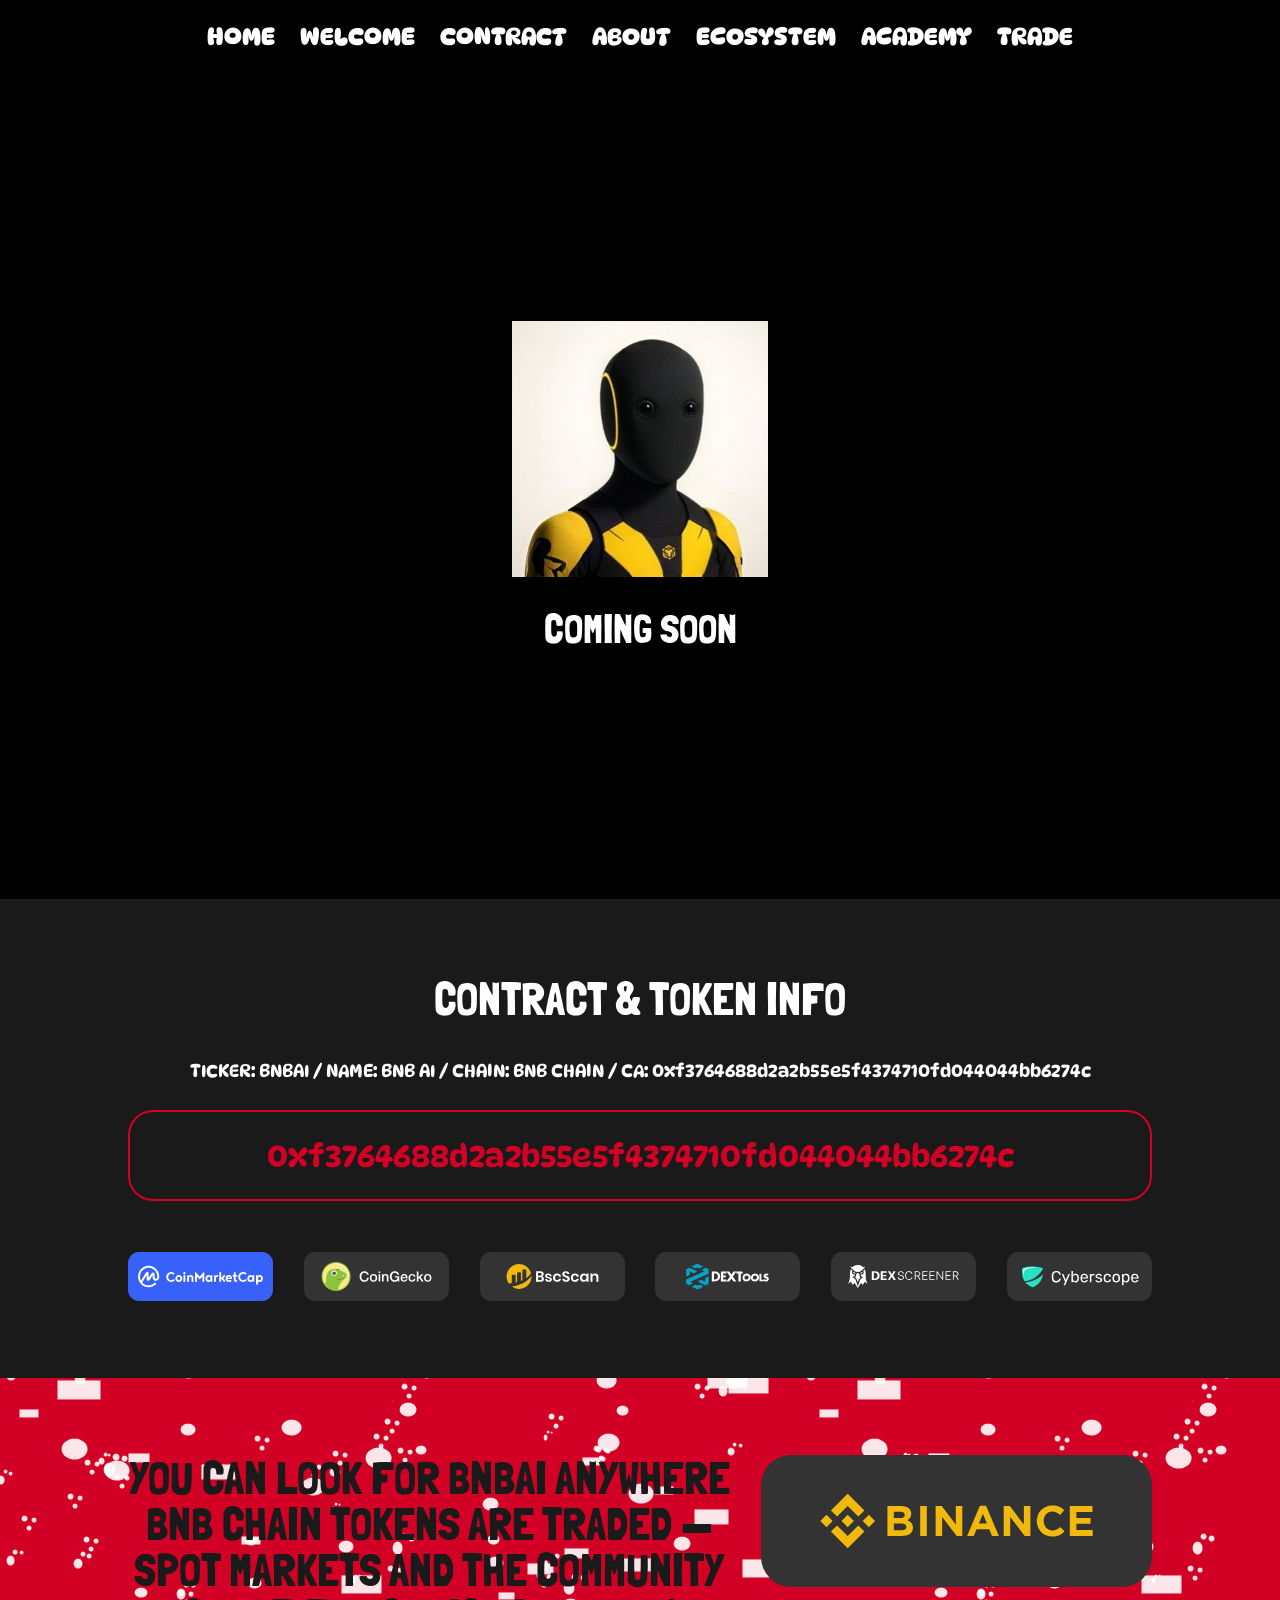
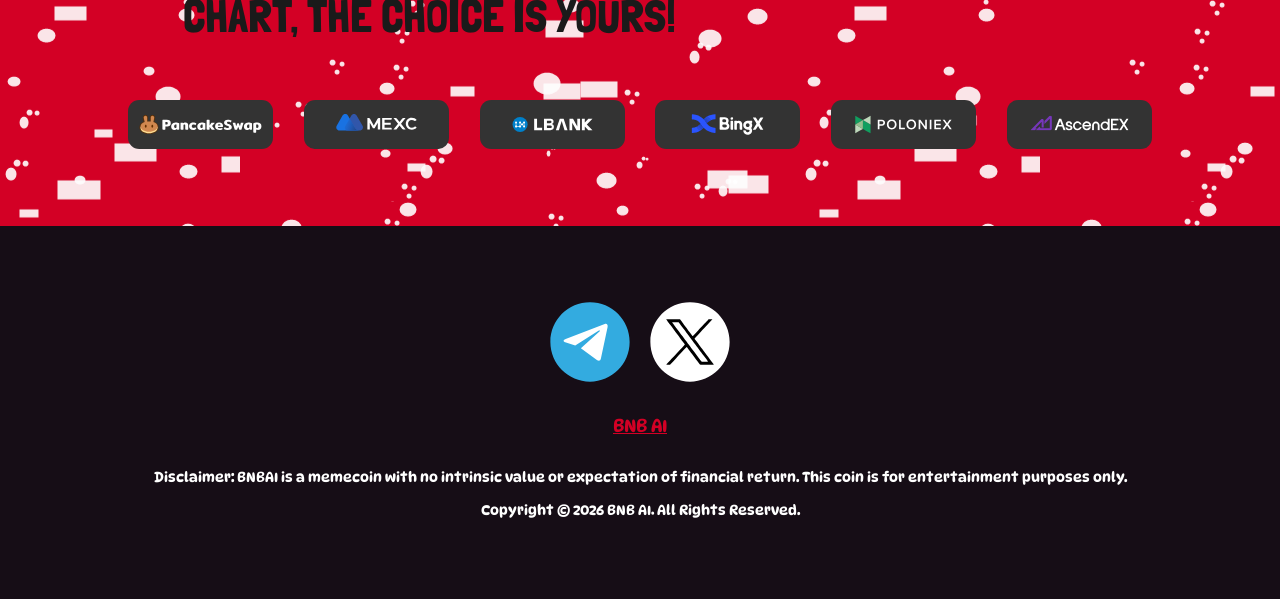
<file: holding/index.html>
<!DOCTYPE html>
<html lang="en-US">
<head>
	<meta charset="UTF-8" />
<meta http-equiv="X-UA-Compatible" content="IE=edge">
	<link rel="pingback" href="https://firstbroccoli.com/xmlrpc.php" />

	<script type="text/javascript">
		document.documentElement.className = 'js';
	</script>
	
	<title>Holding | BNB AI</title><link rel="stylesheet" href="../wp-content/cache/min/1/f35c342107f26439f1f9e042b6e08339.css" media="all" data-minify="1" />
<style id="et-divi-open-sans-inline-css">/* Original: https://fonts.googleapis.com/css?family=Open+Sans:300italic,400italic,600italic,700italic,800italic,400,300,600,700,800&#038;subset=latin,latin-ext&#038;display=swap *//* User Agent: Mozilla/5.0 (Unknown; Linux x86_64) AppleWebKit/538.1 (KHTML, like Gecko) Safari/538.1 Daum/4.1 */@font-face {font-family: 'Open Sans';font-style: italic;font-weight: 300;font-stretch: normal;font-display: swap;src: url(../fonts.gstatic.com/s/opensans/v44/memQYaGs126MiZpBA-UFUIcVXSCEkx2cmqvXlWq8tWZ0Pw86hd0Rk5hkWV4exQ.ttf) format('truetype');}@font-face {font-family: 'Open Sans';font-style: italic;font-weight: 400;font-stretch: normal;font-display: swap;src: url(../fonts.gstatic.com/s/opensans/v44/memQYaGs126MiZpBA-UFUIcVXSCEkx2cmqvXlWq8tWZ0Pw86hd0Rk8ZkWV4exQ.ttf) format('truetype');}@font-face {font-family: 'Open Sans';font-style: italic;font-weight: 600;font-stretch: normal;font-display: swap;src: url(../fonts.gstatic.com/s/opensans/v44/memQYaGs126MiZpBA-UFUIcVXSCEkx2cmqvXlWq8tWZ0Pw86hd0RkxhjWV4exQ.ttf) format('truetype');}@font-face {font-family: 'Open Sans';font-style: italic;font-weight: 700;font-stretch: normal;font-display: swap;src: url(../fonts.gstatic.com/s/opensans/v44/memQYaGs126MiZpBA-UFUIcVXSCEkx2cmqvXlWq8tWZ0Pw86hd0RkyFjWV4exQ.ttf) format('truetype');}@font-face {font-family: 'Open Sans';font-style: italic;font-weight: 800;font-stretch: normal;font-display: swap;src: url(../fonts.gstatic.com/s/opensans/v44/memQYaGs126MiZpBA-UFUIcVXSCEkx2cmqvXlWq8tWZ0Pw86hd0Rk0ZjWV4exQ.ttf) format('truetype');}@font-face {font-family: 'Open Sans';font-style: normal;font-weight: 300;font-stretch: normal;font-display: swap;src: url(../fonts.gstatic.com/s/opensans/v44/memSYaGs126MiZpBA-UvWbX2vVnXBbObj2OVZyOOSr4dVJWUgsiH0B4uaVc.ttf) format('truetype');}@font-face {font-family: 'Open Sans';font-style: normal;font-weight: 400;font-stretch: normal;font-display: swap;src: url(../fonts.gstatic.com/s/opensans/v44/memSYaGs126MiZpBA-UvWbX2vVnXBbObj2OVZyOOSr4dVJWUgsjZ0B4uaVc.ttf) format('truetype');}@font-face {font-family: 'Open Sans';font-style: normal;font-weight: 600;font-stretch: normal;font-display: swap;src: url(../fonts.gstatic.com/s/opensans/v44/memSYaGs126MiZpBA-UvWbX2vVnXBbObj2OVZyOOSr4dVJWUgsgH1x4uaVc.ttf) format('truetype');}@font-face {font-family: 'Open Sans';font-style: normal;font-weight: 700;font-stretch: normal;font-display: swap;src: url(../fonts.gstatic.com/s/opensans/v44/memSYaGs126MiZpBA-UvWbX2vVnXBbObj2OVZyOOSr4dVJWUgsg-1x4uaVc.ttf) format('truetype');}@font-face {font-family: 'Open Sans';font-style: normal;font-weight: 800;font-stretch: normal;font-display: swap;src: url(../fonts.gstatic.com/s/opensans/v44/memSYaGs126MiZpBA-UvWbX2vVnXBbObj2OVZyOOSr4dVJWUgshZ1x4uaVc.ttf) format('truetype');}/* User Agent: Mozilla/5.0 (Windows NT 6.1; WOW64; rv:27.0) Gecko/20100101 Firefox/27.0 */@font-face {font-family: 'Open Sans';font-style: italic;font-weight: 300;font-stretch: normal;font-display: swap;src: url(../fonts.gstatic.com/s/opensans/v44/memQYaGs126MiZpBA-UFUIcVXSCEkx2cmqvXlWq8tWZ0Pw86hd0Rk5hkWV4exg.woff) format('woff');}@font-face {font-family: 'Open Sans';font-style: italic;font-weight: 400;font-stretch: normal;font-display: swap;src: url(../fonts.gstatic.com/s/opensans/v44/memQYaGs126MiZpBA-UFUIcVXSCEkx2cmqvXlWq8tWZ0Pw86hd0Rk8ZkWV4exg.woff) format('woff');}@font-face {font-family: 'Open Sans';font-style: italic;font-weight: 600;font-stretch: normal;font-display: swap;src: url(../fonts.gstatic.com/s/opensans/v44/memQYaGs126MiZpBA-UFUIcVXSCEkx2cmqvXlWq8tWZ0Pw86hd0RkxhjWV4exg.woff) format('woff');}@font-face {font-family: 'Open Sans';font-style: italic;font-weight: 700;font-stretch: normal;font-display: swap;src: url(../fonts.gstatic.com/s/opensans/v44/memQYaGs126MiZpBA-UFUIcVXSCEkx2cmqvXlWq8tWZ0Pw86hd0RkyFjWV4exg.woff) format('woff');}@font-face {font-family: 'Open Sans';font-style: italic;font-weight: 800;font-stretch: normal;font-display: swap;src: url(../fonts.gstatic.com/s/opensans/v44/memQYaGs126MiZpBA-UFUIcVXSCEkx2cmqvXlWq8tWZ0Pw86hd0Rk0ZjWV4exg.woff) format('woff');}@font-face {font-family: 'Open Sans';font-style: normal;font-weight: 300;font-stretch: normal;font-display: swap;src: url(../fonts.gstatic.com/s/opensans/v44/memSYaGs126MiZpBA-UvWbX2vVnXBbObj2OVZyOOSr4dVJWUgsiH0B4uaVQ.woff) format('woff');}@font-face {font-family: 'Open Sans';font-style: normal;font-weight: 400;font-stretch: normal;font-display: swap;src: url(../fonts.gstatic.com/s/opensans/v44/memSYaGs126MiZpBA-UvWbX2vVnXBbObj2OVZyOOSr4dVJWUgsjZ0B4uaVQ.woff) format('woff');}@font-face {font-family: 'Open Sans';font-style: normal;font-weight: 600;font-stretch: normal;font-display: swap;src: url(../fonts.gstatic.com/s/opensans/v44/memSYaGs126MiZpBA-UvWbX2vVnXBbObj2OVZyOOSr4dVJWUgsgH1x4uaVQ.woff) format('woff');}@font-face {font-family: 'Open Sans';font-style: normal;font-weight: 700;font-stretch: normal;font-display: swap;src: url(../fonts.gstatic.com/s/opensans/v44/memSYaGs126MiZpBA-UvWbX2vVnXBbObj2OVZyOOSr4dVJWUgsg-1x4uaVQ.woff) format('woff');}@font-face {font-family: 'Open Sans';font-style: normal;font-weight: 800;font-stretch: normal;font-display: swap;src: url(../fonts.gstatic.com/s/opensans/v44/memSYaGs126MiZpBA-UvWbX2vVnXBbObj2OVZyOOSr4dVJWUgshZ1x4uaVQ.woff) format('woff');}/* User Agent: Mozilla/5.0 (Windows NT 6.3; rv:39.0) Gecko/20100101 Firefox/39.0 */@font-face {font-family: 'Open Sans';font-style: italic;font-weight: 300;font-stretch: normal;font-display: swap;src: url(../fonts.gstatic.com/s/opensans/v44/memQYaGs126MiZpBA-UFUIcVXSCEkx2cmqvXlWq8tWZ0Pw86hd0Rk5hkWV4ewA.woff2) format('woff2');}@font-face {font-family: 'Open Sans';font-style: italic;font-weight: 400;font-stretch: normal;font-display: swap;src: url(../fonts.gstatic.com/s/opensans/v44/memQYaGs126MiZpBA-UFUIcVXSCEkx2cmqvXlWq8tWZ0Pw86hd0Rk8ZkWV4ewA.woff2) format('woff2');}@font-face {font-family: 'Open Sans';font-style: italic;font-weight: 600;font-stretch: normal;font-display: swap;src: url(../fonts.gstatic.com/s/opensans/v44/memQYaGs126MiZpBA-UFUIcVXSCEkx2cmqvXlWq8tWZ0Pw86hd0RkxhjWV4ewA.woff2) format('woff2');}@font-face {font-family: 'Open Sans';font-style: italic;font-weight: 700;font-stretch: normal;font-display: swap;src: url(../fonts.gstatic.com/s/opensans/v44/memQYaGs126MiZpBA-UFUIcVXSCEkx2cmqvXlWq8tWZ0Pw86hd0RkyFjWV4ewA.woff2) format('woff2');}@font-face {font-family: 'Open Sans';font-style: italic;font-weight: 800;font-stretch: normal;font-display: swap;src: url(../fonts.gstatic.com/s/opensans/v44/memQYaGs126MiZpBA-UFUIcVXSCEkx2cmqvXlWq8tWZ0Pw86hd0Rk0ZjWV4ewA.woff2) format('woff2');}@font-face {font-family: 'Open Sans';font-style: normal;font-weight: 300;font-stretch: normal;font-display: swap;src: url(../fonts.gstatic.com/s/opensans/v44/memSYaGs126MiZpBA-UvWbX2vVnXBbObj2OVZyOOSr4dVJWUgsiH0B4uaVI.woff2) format('woff2');}@font-face {font-family: 'Open Sans';font-style: normal;font-weight: 400;font-stretch: normal;font-display: swap;src: url(../fonts.gstatic.com/s/opensans/v44/memSYaGs126MiZpBA-UvWbX2vVnXBbObj2OVZyOOSr4dVJWUgsjZ0B4uaVI.woff2) format('woff2');}@font-face {font-family: 'Open Sans';font-style: normal;font-weight: 600;font-stretch: normal;font-display: swap;src: url(../fonts.gstatic.com/s/opensans/v44/memSYaGs126MiZpBA-UvWbX2vVnXBbObj2OVZyOOSr4dVJWUgsgH1x4uaVI.woff2) format('woff2');}@font-face {font-family: 'Open Sans';font-style: normal;font-weight: 700;font-stretch: normal;font-display: swap;src: url(../fonts.gstatic.com/s/opensans/v44/memSYaGs126MiZpBA-UvWbX2vVnXBbObj2OVZyOOSr4dVJWUgsg-1x4uaVI.woff2) format('woff2');}@font-face {font-family: 'Open Sans';font-style: normal;font-weight: 800;font-stretch: normal;font-display: swap;src: url(../fonts.gstatic.com/s/opensans/v44/memSYaGs126MiZpBA-UvWbX2vVnXBbObj2OVZyOOSr4dVJWUgshZ1x4uaVI.woff2) format('woff2');}</style><style id="et-builder-googlefonts-cached-inline">/* Original: https://fonts.googleapis.com/css?family=Open+Sans:300,regular,500,600,700,800,300italic,italic,500italic,600italic,700italic,800italic|DynaPuff:regular,500,600,700|Londrina+Solid:100,300,regular,900&#038;subset=latin,latin-ext&#038;display=swap *//* User Agent: Mozilla/5.0 (Unknown; Linux x86_64) AppleWebKit/538.1 (KHTML, like Gecko) Safari/538.1 Daum/4.1 */@font-face {font-family: 'DynaPuff';font-style: normal;font-weight: 400;font-stretch: normal;font-display: swap;src: url(../fonts.gstatic.com/s/dynapuff/v9/z7N5dRvsZDIVHbYPMhZJ3HQ83UaSu4uhr7-ZFeoYkgAr1x8RSxYu2YHhTQ.ttf) format('truetype');}@font-face {font-family: 'DynaPuff';font-style: normal;font-weight: 500;font-stretch: normal;font-display: swap;src: url(../fonts.gstatic.com/s/dynapuff/v9/z7N5dRvsZDIVHbYPMhZJ3HQ83UaSu4uhr7-ZFeoYkgAr1x8RSyQu2YHhTQ.ttf) format('truetype');}@font-face {font-family: 'DynaPuff';font-style: normal;font-weight: 600;font-stretch: normal;font-display: swap;src: url(../fonts.gstatic.com/s/dynapuff/v9/z7N5dRvsZDIVHbYPMhZJ3HQ83UaSu4uhr7-ZFeoYkgAr1x8RS8gp2YHhTQ.ttf) format('truetype');}@font-face {font-family: 'DynaPuff';font-style: normal;font-weight: 700;font-stretch: normal;font-display: swap;src: url(../fonts.gstatic.com/s/dynapuff/v9/z7N5dRvsZDIVHbYPMhZJ3HQ83UaSu4uhr7-ZFeoYkgAr1x8RS_Ep2YHhTQ.ttf) format('truetype');}@font-face {font-family: 'Londrina Solid';font-style: normal;font-weight: 100;font-display: swap;src: url(../fonts.gstatic.com/s/londrinasolid/v19/flUjRq6sw40kQEJxWNgkLuudGfs9GBEUtQ.ttf) format('truetype');}@font-face {font-family: 'Londrina Solid';font-style: normal;font-weight: 300;font-display: swap;src: url(../fonts.gstatic.com/s/londrinasolid/v19/flUiRq6sw40kQEJxWNgkLuudGfv1CgYzlZk.ttf) format('truetype');}@font-face {font-family: 'Londrina Solid';font-style: normal;font-weight: 400;font-display: swap;src: url(../fonts.gstatic.com/s/londrinasolid/v19/flUhRq6sw40kQEJxWNgkLuudGfNeKBY.ttf) format('truetype');}@font-face {font-family: 'Londrina Solid';font-style: normal;font-weight: 900;font-display: swap;src: url(../fonts.gstatic.com/s/londrinasolid/v19/flUiRq6sw40kQEJxWNgkLuudGfvdDwYzlZk.ttf) format('truetype');}@font-face {font-family: 'Open Sans';font-style: italic;font-weight: 300;font-stretch: normal;font-display: swap;src: url(../fonts.gstatic.com/s/opensans/v44/memQYaGs126MiZpBA-UFUIcVXSCEkx2cmqvXlWq8tWZ0Pw86hd0Rk5hkWV4exQ.ttf) format('truetype');}@font-face {font-family: 'Open Sans';font-style: italic;font-weight: 400;font-stretch: normal;font-display: swap;src: url(../fonts.gstatic.com/s/opensans/v44/memQYaGs126MiZpBA-UFUIcVXSCEkx2cmqvXlWq8tWZ0Pw86hd0Rk8ZkWV4exQ.ttf) format('truetype');}@font-face {font-family: 'Open Sans';font-style: italic;font-weight: 500;font-stretch: normal;font-display: swap;src: url(../fonts.gstatic.com/s/opensans/v44/memQYaGs126MiZpBA-UFUIcVXSCEkx2cmqvXlWq8tWZ0Pw86hd0Rk_RkWV4exQ.ttf) format('truetype');}@font-face {font-family: 'Open Sans';font-style: italic;font-weight: 600;font-stretch: normal;font-display: swap;src: url(../fonts.gstatic.com/s/opensans/v44/memQYaGs126MiZpBA-UFUIcVXSCEkx2cmqvXlWq8tWZ0Pw86hd0RkxhjWV4exQ.ttf) format('truetype');}@font-face {font-family: 'Open Sans';font-style: italic;font-weight: 700;font-stretch: normal;font-display: swap;src: url(../fonts.gstatic.com/s/opensans/v44/memQYaGs126MiZpBA-UFUIcVXSCEkx2cmqvXlWq8tWZ0Pw86hd0RkyFjWV4exQ.ttf) format('truetype');}@font-face {font-family: 'Open Sans';font-style: italic;font-weight: 800;font-stretch: normal;font-display: swap;src: url(../fonts.gstatic.com/s/opensans/v44/memQYaGs126MiZpBA-UFUIcVXSCEkx2cmqvXlWq8tWZ0Pw86hd0Rk0ZjWV4exQ.ttf) format('truetype');}@font-face {font-family: 'Open Sans';font-style: normal;font-weight: 300;font-stretch: normal;font-display: swap;src: url(../fonts.gstatic.com/s/opensans/v44/memSYaGs126MiZpBA-UvWbX2vVnXBbObj2OVZyOOSr4dVJWUgsiH0B4uaVc.ttf) format('truetype');}@font-face {font-family: 'Open Sans';font-style: normal;font-weight: 400;font-stretch: normal;font-display: swap;src: url(../fonts.gstatic.com/s/opensans/v44/memSYaGs126MiZpBA-UvWbX2vVnXBbObj2OVZyOOSr4dVJWUgsjZ0B4uaVc.ttf) format('truetype');}@font-face {font-family: 'Open Sans';font-style: normal;font-weight: 500;font-stretch: normal;font-display: swap;src: url(../fonts.gstatic.com/s/opensans/v44/memSYaGs126MiZpBA-UvWbX2vVnXBbObj2OVZyOOSr4dVJWUgsjr0B4uaVc.ttf) format('truetype');}@font-face {font-family: 'Open Sans';font-style: normal;font-weight: 600;font-stretch: normal;font-display: swap;src: url(../fonts.gstatic.com/s/opensans/v44/memSYaGs126MiZpBA-UvWbX2vVnXBbObj2OVZyOOSr4dVJWUgsgH1x4uaVc.ttf) format('truetype');}@font-face {font-family: 'Open Sans';font-style: normal;font-weight: 700;font-stretch: normal;font-display: swap;src: url(../fonts.gstatic.com/s/opensans/v44/memSYaGs126MiZpBA-UvWbX2vVnXBbObj2OVZyOOSr4dVJWUgsg-1x4uaVc.ttf) format('truetype');}@font-face {font-family: 'Open Sans';font-style: normal;font-weight: 800;font-stretch: normal;font-display: swap;src: url(../fonts.gstatic.com/s/opensans/v44/memSYaGs126MiZpBA-UvWbX2vVnXBbObj2OVZyOOSr4dVJWUgshZ1x4uaVc.ttf) format('truetype');}/* User Agent: Mozilla/5.0 (Windows NT 6.1; WOW64; rv:27.0) Gecko/20100101 Firefox/27.0 */@font-face {font-family: 'DynaPuff';font-style: normal;font-weight: 400;font-stretch: normal;font-display: swap;src: url(../fonts.gstatic.com/s/dynapuff/v9/z7N5dRvsZDIVHbYPMhZJ3HQ83UaSu4uhr7-ZFeoYkgAr1x8RSxYu2YHhTg.woff) format('woff');}@font-face {font-family: 'DynaPuff';font-style: normal;font-weight: 500;font-stretch: normal;font-display: swap;src: url(../fonts.gstatic.com/s/dynapuff/v9/z7N5dRvsZDIVHbYPMhZJ3HQ83UaSu4uhr7-ZFeoYkgAr1x8RSyQu2YHhTg.woff) format('woff');}@font-face {font-family: 'DynaPuff';font-style: normal;font-weight: 600;font-stretch: normal;font-display: swap;src: url(../fonts.gstatic.com/s/dynapuff/v9/z7N5dRvsZDIVHbYPMhZJ3HQ83UaSu4uhr7-ZFeoYkgAr1x8RS8gp2YHhTg.woff) format('woff');}@font-face {font-family: 'DynaPuff';font-style: normal;font-weight: 700;font-stretch: normal;font-display: swap;src: url(../fonts.gstatic.com/s/dynapuff/v9/z7N5dRvsZDIVHbYPMhZJ3HQ83UaSu4uhr7-ZFeoYkgAr1x8RS_Ep2YHhTg.woff) format('woff');}@font-face {font-family: 'Londrina Solid';font-style: normal;font-weight: 100;font-display: swap;src: url(../fonts.gstatic.com/s/londrinasolid/v19/flUjRq6sw40kQEJxWNgkLuudGfs9GBEUtg.woff) format('woff');}@font-face {font-family: 'Londrina Solid';font-style: normal;font-weight: 300;font-display: swap;src: url(../fonts.gstatic.com/s/londrinasolid/v19/flUiRq6sw40kQEJxWNgkLuudGfv1CgYzlZo.woff) format('woff');}@font-face {font-family: 'Londrina Solid';font-style: normal;font-weight: 400;font-display: swap;src: url(../fonts.gstatic.com/s/londrinasolid/v19/flUhRq6sw40kQEJxWNgkLuudGfNeKBU.woff) format('woff');}@font-face {font-family: 'Londrina Solid';font-style: normal;font-weight: 900;font-display: swap;src: url(../fonts.gstatic.com/s/londrinasolid/v19/flUiRq6sw40kQEJxWNgkLuudGfvdDwYzlZo.woff) format('woff');}@font-face {font-family: 'Open Sans';font-style: italic;font-weight: 300;font-stretch: normal;font-display: swap;src: url(../fonts.gstatic.com/s/opensans/v44/memQYaGs126MiZpBA-UFUIcVXSCEkx2cmqvXlWq8tWZ0Pw86hd0Rk5hkWV4exg.woff) format('woff');}@font-face {font-family: 'Open Sans';font-style: italic;font-weight: 400;font-stretch: normal;font-display: swap;src: url(../fonts.gstatic.com/s/opensans/v44/memQYaGs126MiZpBA-UFUIcVXSCEkx2cmqvXlWq8tWZ0Pw86hd0Rk8ZkWV4exg.woff) format('woff');}@font-face {font-family: 'Open Sans';font-style: italic;font-weight: 500;font-stretch: normal;font-display: swap;src: url(../fonts.gstatic.com/s/opensans/v44/memQYaGs126MiZpBA-UFUIcVXSCEkx2cmqvXlWq8tWZ0Pw86hd0Rk_RkWV4exg.woff) format('woff');}@font-face {font-family: 'Open Sans';font-style: italic;font-weight: 600;font-stretch: normal;font-display: swap;src: url(../fonts.gstatic.com/s/opensans/v44/memQYaGs126MiZpBA-UFUIcVXSCEkx2cmqvXlWq8tWZ0Pw86hd0RkxhjWV4exg.woff) format('woff');}@font-face {font-family: 'Open Sans';font-style: italic;font-weight: 700;font-stretch: normal;font-display: swap;src: url(../fonts.gstatic.com/s/opensans/v44/memQYaGs126MiZpBA-UFUIcVXSCEkx2cmqvXlWq8tWZ0Pw86hd0RkyFjWV4exg.woff) format('woff');}@font-face {font-family: 'Open Sans';font-style: italic;font-weight: 800;font-stretch: normal;font-display: swap;src: url(../fonts.gstatic.com/s/opensans/v44/memQYaGs126MiZpBA-UFUIcVXSCEkx2cmqvXlWq8tWZ0Pw86hd0Rk0ZjWV4exg.woff) format('woff');}@font-face {font-family: 'Open Sans';font-style: normal;font-weight: 300;font-stretch: normal;font-display: swap;src: url(../fonts.gstatic.com/s/opensans/v44/memSYaGs126MiZpBA-UvWbX2vVnXBbObj2OVZyOOSr4dVJWUgsiH0B4uaVQ.woff) format('woff');}@font-face {font-family: 'Open Sans';font-style: normal;font-weight: 400;font-stretch: normal;font-display: swap;src: url(../fonts.gstatic.com/s/opensans/v44/memSYaGs126MiZpBA-UvWbX2vVnXBbObj2OVZyOOSr4dVJWUgsjZ0B4uaVQ.woff) format('woff');}@font-face {font-family: 'Open Sans';font-style: normal;font-weight: 500;font-stretch: normal;font-display: swap;src: url(../fonts.gstatic.com/s/opensans/v44/memSYaGs126MiZpBA-UvWbX2vVnXBbObj2OVZyOOSr4dVJWUgsjr0B4uaVQ.woff) format('woff');}@font-face {font-family: 'Open Sans';font-style: normal;font-weight: 600;font-stretch: normal;font-display: swap;src: url(../fonts.gstatic.com/s/opensans/v44/memSYaGs126MiZpBA-UvWbX2vVnXBbObj2OVZyOOSr4dVJWUgsgH1x4uaVQ.woff) format('woff');}@font-face {font-family: 'Open Sans';font-style: normal;font-weight: 700;font-stretch: normal;font-display: swap;src: url(../fonts.gstatic.com/s/opensans/v44/memSYaGs126MiZpBA-UvWbX2vVnXBbObj2OVZyOOSr4dVJWUgsg-1x4uaVQ.woff) format('woff');}@font-face {font-family: 'Open Sans';font-style: normal;font-weight: 800;font-stretch: normal;font-display: swap;src: url(../fonts.gstatic.com/s/opensans/v44/memSYaGs126MiZpBA-UvWbX2vVnXBbObj2OVZyOOSr4dVJWUgshZ1x4uaVQ.woff) format('woff');}/* User Agent: Mozilla/5.0 (Windows NT 6.3; rv:39.0) Gecko/20100101 Firefox/39.0 */@font-face {font-family: 'DynaPuff';font-style: normal;font-weight: 400;font-stretch: normal;font-display: swap;src: url(../fonts.gstatic.com/s/dynapuff/v9/z7N5dRvsZDIVHbYPMhZJ3HQ83UaSu4uhr7-ZFeoYkgAr1x8RSxYu2YHhSA.woff2) format('woff2');}@font-face {font-family: 'DynaPuff';font-style: normal;font-weight: 500;font-stretch: normal;font-display: swap;src: url(../fonts.gstatic.com/s/dynapuff/v9/z7N5dRvsZDIVHbYPMhZJ3HQ83UaSu4uhr7-ZFeoYkgAr1x8RSyQu2YHhSA.woff2) format('woff2');}@font-face {font-family: 'DynaPuff';font-style: normal;font-weight: 600;font-stretch: normal;font-display: swap;src: url(../fonts.gstatic.com/s/dynapuff/v9/z7N5dRvsZDIVHbYPMhZJ3HQ83UaSu4uhr7-ZFeoYkgAr1x8RS8gp2YHhSA.woff2) format('woff2');}@font-face {font-family: 'DynaPuff';font-style: normal;font-weight: 700;font-stretch: normal;font-display: swap;src: url(../fonts.gstatic.com/s/dynapuff/v9/z7N5dRvsZDIVHbYPMhZJ3HQ83UaSu4uhr7-ZFeoYkgAr1x8RS_Ep2YHhSA.woff2) format('woff2');}@font-face {font-family: 'Londrina Solid';font-style: normal;font-weight: 100;font-display: swap;src: url(../fonts.gstatic.com/s/londrinasolid/v19/flUjRq6sw40kQEJxWNgkLuudGfs9GBEUsA.woff2) format('woff2');}@font-face {font-family: 'Londrina Solid';font-style: normal;font-weight: 300;font-display: swap;src: url(../fonts.gstatic.com/s/londrinasolid/v19/flUiRq6sw40kQEJxWNgkLuudGfv1CgYzlZw.woff2) format('woff2');}@font-face {font-family: 'Londrina Solid';font-style: normal;font-weight: 400;font-display: swap;src: url(../fonts.gstatic.com/s/londrinasolid/v19/flUhRq6sw40kQEJxWNgkLuudGfNeKBM.woff2) format('woff2');}@font-face {font-family: 'Londrina Solid';font-style: normal;font-weight: 900;font-display: swap;src: url(../fonts.gstatic.com/s/londrinasolid/v19/flUiRq6sw40kQEJxWNgkLuudGfvdDwYzlZw.woff2) format('woff2');}@font-face {font-family: 'Open Sans';font-style: italic;font-weight: 300;font-stretch: normal;font-display: swap;src: url(../fonts.gstatic.com/s/opensans/v44/memQYaGs126MiZpBA-UFUIcVXSCEkx2cmqvXlWq8tWZ0Pw86hd0Rk5hkWV4ewA.woff2) format('woff2');}@font-face {font-family: 'Open Sans';font-style: italic;font-weight: 400;font-stretch: normal;font-display: swap;src: url(../fonts.gstatic.com/s/opensans/v44/memQYaGs126MiZpBA-UFUIcVXSCEkx2cmqvXlWq8tWZ0Pw86hd0Rk8ZkWV4ewA.woff2) format('woff2');}@font-face {font-family: 'Open Sans';font-style: italic;font-weight: 500;font-stretch: normal;font-display: swap;src: url(../fonts.gstatic.com/s/opensans/v44/memQYaGs126MiZpBA-UFUIcVXSCEkx2cmqvXlWq8tWZ0Pw86hd0Rk_RkWV4ewA.woff2) format('woff2');}@font-face {font-family: 'Open Sans';font-style: italic;font-weight: 600;font-stretch: normal;font-display: swap;src: url(../fonts.gstatic.com/s/opensans/v44/memQYaGs126MiZpBA-UFUIcVXSCEkx2cmqvXlWq8tWZ0Pw86hd0RkxhjWV4ewA.woff2) format('woff2');}@font-face {font-family: 'Open Sans';font-style: italic;font-weight: 700;font-stretch: normal;font-display: swap;src: url(../fonts.gstatic.com/s/opensans/v44/memQYaGs126MiZpBA-UFUIcVXSCEkx2cmqvXlWq8tWZ0Pw86hd0RkyFjWV4ewA.woff2) format('woff2');}@font-face {font-family: 'Open Sans';font-style: italic;font-weight: 800;font-stretch: normal;font-display: swap;src: url(../fonts.gstatic.com/s/opensans/v44/memQYaGs126MiZpBA-UFUIcVXSCEkx2cmqvXlWq8tWZ0Pw86hd0Rk0ZjWV4ewA.woff2) format('woff2');}@font-face {font-family: 'Open Sans';font-style: normal;font-weight: 300;font-stretch: normal;font-display: swap;src: url(../fonts.gstatic.com/s/opensans/v44/memSYaGs126MiZpBA-UvWbX2vVnXBbObj2OVZyOOSr4dVJWUgsiH0B4uaVI.woff2) format('woff2');}@font-face {font-family: 'Open Sans';font-style: normal;font-weight: 400;font-stretch: normal;font-display: swap;src: url(../fonts.gstatic.com/s/opensans/v44/memSYaGs126MiZpBA-UvWbX2vVnXBbObj2OVZyOOSr4dVJWUgsjZ0B4uaVI.woff2) format('woff2');}@font-face {font-family: 'Open Sans';font-style: normal;font-weight: 500;font-stretch: normal;font-display: swap;src: url(../fonts.gstatic.com/s/opensans/v44/memSYaGs126MiZpBA-UvWbX2vVnXBbObj2OVZyOOSr4dVJWUgsjr0B4uaVI.woff2) format('woff2');}@font-face {font-family: 'Open Sans';font-style: normal;font-weight: 600;font-stretch: normal;font-display: swap;src: url(../fonts.gstatic.com/s/opensans/v44/memSYaGs126MiZpBA-UvWbX2vVnXBbObj2OVZyOOSr4dVJWUgsgH1x4uaVI.woff2) format('woff2');}@font-face {font-family: 'Open Sans';font-style: normal;font-weight: 700;font-stretch: normal;font-display: swap;src: url(../fonts.gstatic.com/s/opensans/v44/memSYaGs126MiZpBA-UvWbX2vVnXBbObj2OVZyOOSr4dVJWUgsg-1x4uaVI.woff2) format('woff2');}@font-face {font-family: 'Open Sans';font-style: normal;font-weight: 800;font-stretch: normal;font-display: swap;src: url(../fonts.gstatic.com/s/opensans/v44/memSYaGs126MiZpBA-UvWbX2vVnXBbObj2OVZyOOSr4dVJWUgshZ1x4uaVI.woff2) format('woff2');}</style><meta name='robots' content='max-image-preview:large' />
<script type="text/javascript">
			let jqueryParams=[],jQuery=function(r){return jqueryParams=[...jqueryParams,r],jQuery},$=function(r){return jqueryParams=[...jqueryParams,r],$};window.jQuery=jQuery,window.$=jQuery;let customHeadScripts=!1;jQuery.fn=jQuery.prototype={},$.fn=jQuery.prototype={},jQuery.noConflict=function(r){if(window.jQuery)return jQuery=window.jQuery,$=window.jQuery,customHeadScripts=!0,jQuery.noConflict},jQuery.ready=function(r){jqueryParams=[...jqueryParams,r]},$.ready=function(r){jqueryParams=[...jqueryParams,r]},jQuery.load=function(r){jqueryParams=[...jqueryParams,r]},$.load=function(r){jqueryParams=[...jqueryParams,r]},jQuery.fn.ready=function(r){jqueryParams=[...jqueryParams,r]},$.fn.ready=function(r){jqueryParams=[...jqueryParams,r]};</script>
<link rel="alternate" type="application/rss+xml" title="firstbroccoli.com &raquo; Feed" href="https://firstbroccoli.com/feed/" />
<link rel="alternate" type="application/rss+xml" title="firstbroccoli.com &raquo; Comments Feed" href="https://firstbroccoli.com/comments/feed/" />
<meta content="Divi v.4.27.4" name="generator"/><style id='wp-emoji-styles-inline-css' type='text/css'>

	img.wp-smiley, img.emoji {
		display: inline !important;
		border: none !important;
		box-shadow: none !important;
		height: 1em !important;
		width: 1em !important;
		margin: 0 0.07em !important;
		vertical-align: -0.1em !important;
		background: none !important;
		padding: 0 !important;
	}
</style>
<style id='wp-block-library-theme-inline-css' type='text/css'>
.wp-block-audio :where(figcaption){color:#555;font-size:13px;text-align:center}.is-dark-theme .wp-block-audio :where(figcaption){color:#ffffffa6}.wp-block-audio{margin:0 0 1em}.wp-block-code{border:1px solid #ccc;border-radius:4px;font-family:Menlo,Consolas,monaco,monospace;padding:.8em 1em}.wp-block-embed :where(figcaption){color:#555;font-size:13px;text-align:center}.is-dark-theme .wp-block-embed :where(figcaption){color:#ffffffa6}.wp-block-embed{margin:0 0 1em}.blocks-gallery-caption{color:#555;font-size:13px;text-align:center}.is-dark-theme .blocks-gallery-caption{color:#ffffffa6}:root :where(.wp-block-image figcaption){color:#555;font-size:13px;text-align:center}.is-dark-theme :root :where(.wp-block-image figcaption){color:#ffffffa6}.wp-block-image{margin:0 0 1em}.wp-block-pullquote{border-bottom:4px solid;border-top:4px solid;color:currentColor;margin-bottom:1.75em}.wp-block-pullquote cite,.wp-block-pullquote footer,.wp-block-pullquote__citation{color:currentColor;font-size:.8125em;font-style:normal;text-transform:uppercase}.wp-block-quote{border-left:.25em solid;margin:0 0 1.75em;padding-left:1em}.wp-block-quote cite,.wp-block-quote footer{color:currentColor;font-size:.8125em;font-style:normal;position:relative}.wp-block-quote:where(.has-text-align-right){border-left:none;border-right:.25em solid;padding-left:0;padding-right:1em}.wp-block-quote:where(.has-text-align-center){border:none;padding-left:0}.wp-block-quote.is-large,.wp-block-quote.is-style-large,.wp-block-quote:where(.is-style-plain){border:none}.wp-block-search .wp-block-search__label{font-weight:700}.wp-block-search__button{border:1px solid #ccc;padding:.375em .625em}:where(.wp-block-group.has-background){padding:1.25em 2.375em}.wp-block-separator.has-css-opacity{opacity:.4}.wp-block-separator{border:none;border-bottom:2px solid;margin-left:auto;margin-right:auto}.wp-block-separator.has-alpha-channel-opacity{opacity:1}.wp-block-separator:not(.is-style-wide):not(.is-style-dots){width:100px}.wp-block-separator.has-background:not(.is-style-dots){border-bottom:none;height:1px}.wp-block-separator.has-background:not(.is-style-wide):not(.is-style-dots){height:2px}.wp-block-table{margin:0 0 1em}.wp-block-table td,.wp-block-table th{word-break:normal}.wp-block-table :where(figcaption){color:#555;font-size:13px;text-align:center}.is-dark-theme .wp-block-table :where(figcaption){color:#ffffffa6}.wp-block-video :where(figcaption){color:#555;font-size:13px;text-align:center}.is-dark-theme .wp-block-video :where(figcaption){color:#ffffffa6}.wp-block-video{margin:0 0 1em}:root :where(.wp-block-template-part.has-background){margin-bottom:0;margin-top:0;padding:1.25em 2.375em}
</style>
<style id='global-styles-inline-css' type='text/css'>
:root{--wp--preset--aspect-ratio--square: 1;--wp--preset--aspect-ratio--4-3: 4/3;--wp--preset--aspect-ratio--3-4: 3/4;--wp--preset--aspect-ratio--3-2: 3/2;--wp--preset--aspect-ratio--2-3: 2/3;--wp--preset--aspect-ratio--16-9: 16/9;--wp--preset--aspect-ratio--9-16: 9/16;--wp--preset--color--black: #000000;--wp--preset--color--cyan-bluish-gray: #abb8c3;--wp--preset--color--white: #ffffff;--wp--preset--color--pale-pink: #f78da7;--wp--preset--color--vivid-red: #cf2e2e;--wp--preset--color--luminous-vivid-orange: #ff6900;--wp--preset--color--luminous-vivid-amber: #fcb900;--wp--preset--color--light-green-cyan: #7bdcb5;--wp--preset--color--vivid-green-cyan: #00d084;--wp--preset--color--pale-cyan-blue: #8ed1fc;--wp--preset--color--vivid-cyan-blue: #0693e3;--wp--preset--color--vivid-purple: #9b51e0;--wp--preset--gradient--vivid-cyan-blue-to-vivid-purple: linear-gradient(135deg,rgba(6,147,227,1) 0%,rgb(155,81,224) 100%);--wp--preset--gradient--light-green-cyan-to-vivid-green-cyan: linear-gradient(135deg,rgb(122,220,180) 0%,rgb(0,208,130) 100%);--wp--preset--gradient--luminous-vivid-amber-to-luminous-vivid-orange: linear-gradient(135deg,rgba(252,185,0,1) 0%,rgba(255,105,0,1) 100%);--wp--preset--gradient--luminous-vivid-orange-to-vivid-red: linear-gradient(135deg,rgba(255,105,0,1) 0%,rgb(207,46,46) 100%);--wp--preset--gradient--very-light-gray-to-cyan-bluish-gray: linear-gradient(135deg,rgb(238,238,238) 0%,rgb(169,184,195) 100%);--wp--preset--gradient--cool-to-warm-spectrum: linear-gradient(135deg,rgb(74,234,220) 0%,rgb(151,120,209) 20%,rgb(207,42,186) 40%,rgb(238,44,130) 60%,rgb(251,105,98) 80%,rgb(254,248,76) 100%);--wp--preset--gradient--blush-light-purple: linear-gradient(135deg,rgb(255,206,236) 0%,rgb(152,150,240) 100%);--wp--preset--gradient--blush-bordeaux: linear-gradient(135deg,rgb(254,205,165) 0%,rgb(254,45,45) 50%,rgb(107,0,62) 100%);--wp--preset--gradient--luminous-dusk: linear-gradient(135deg,rgb(255,203,112) 0%,rgb(199,81,192) 50%,rgb(65,88,208) 100%);--wp--preset--gradient--pale-ocean: linear-gradient(135deg,rgb(255,245,203) 0%,rgb(182,227,212) 50%,rgb(51,167,181) 100%);--wp--preset--gradient--electric-grass: linear-gradient(135deg,rgb(202,248,128) 0%,rgb(113,206,126) 100%);--wp--preset--gradient--midnight: linear-gradient(135deg,rgb(2,3,129) 0%,rgb(40,116,252) 100%);--wp--preset--font-size--small: 13px;--wp--preset--font-size--medium: 20px;--wp--preset--font-size--large: 36px;--wp--preset--font-size--x-large: 42px;--wp--preset--spacing--20: 0.44rem;--wp--preset--spacing--30: 0.67rem;--wp--preset--spacing--40: 1rem;--wp--preset--spacing--50: 1.5rem;--wp--preset--spacing--60: 2.25rem;--wp--preset--spacing--70: 3.38rem;--wp--preset--spacing--80: 5.06rem;--wp--preset--shadow--natural: 6px 6px 9px rgba(0, 0, 0, 0.2);--wp--preset--shadow--deep: 12px 12px 50px rgba(0, 0, 0, 0.4);--wp--preset--shadow--sharp: 6px 6px 0px rgba(0, 0, 0, 0.2);--wp--preset--shadow--outlined: 6px 6px 0px -3px rgba(255, 255, 255, 1), 6px 6px rgba(0, 0, 0, 1);--wp--preset--shadow--crisp: 6px 6px 0px rgba(0, 0, 0, 1);}:root { --wp--style--global--content-size: 823px;--wp--style--global--wide-size: 1080px; }:where(body) { margin: 0; }.wp-site-blocks > .alignleft { float: left; margin-right: 2em; }.wp-site-blocks > .alignright { float: right; margin-left: 2em; }.wp-site-blocks > .aligncenter { justify-content: center; margin-left: auto; margin-right: auto; }:where(.is-layout-flex){gap: 0.5em;}:where(.is-layout-grid){gap: 0.5em;}.is-layout-flow > .alignleft{float: left;margin-inline-start: 0;margin-inline-end: 2em;}.is-layout-flow > .alignright{float: right;margin-inline-start: 2em;margin-inline-end: 0;}.is-layout-flow > .aligncenter{margin-left: auto !important;margin-right: auto !important;}.is-layout-constrained > .alignleft{float: left;margin-inline-start: 0;margin-inline-end: 2em;}.is-layout-constrained > .alignright{float: right;margin-inline-start: 2em;margin-inline-end: 0;}.is-layout-constrained > .aligncenter{margin-left: auto !important;margin-right: auto !important;}.is-layout-constrained > :where(:not(.alignleft):not(.alignright):not(.alignfull)){max-width: var(--wp--style--global--content-size);margin-left: auto !important;margin-right: auto !important;}.is-layout-constrained > .alignwide{max-width: var(--wp--style--global--wide-size);}body .is-layout-flex{display: flex;}.is-layout-flex{flex-wrap: wrap;align-items: center;}.is-layout-flex > :is(*, div){margin: 0;}body .is-layout-grid{display: grid;}.is-layout-grid > :is(*, div){margin: 0;}body{padding-top: 0px;padding-right: 0px;padding-bottom: 0px;padding-left: 0px;}:root :where(.wp-element-button, .wp-block-button__link){background-color: #32373c;border-width: 0;color: #fff;font-family: inherit;font-size: inherit;line-height: inherit;padding: calc(0.667em + 2px) calc(1.333em + 2px);text-decoration: none;}.has-black-color{color: var(--wp--preset--color--black) !important;}.has-cyan-bluish-gray-color{color: var(--wp--preset--color--cyan-bluish-gray) !important;}.has-white-color{color: var(--wp--preset--color--white) !important;}.has-pale-pink-color{color: var(--wp--preset--color--pale-pink) !important;}.has-vivid-red-color{color: var(--wp--preset--color--vivid-red) !important;}.has-luminous-vivid-orange-color{color: var(--wp--preset--color--luminous-vivid-orange) !important;}.has-luminous-vivid-amber-color{color: var(--wp--preset--color--luminous-vivid-amber) !important;}.has-light-green-cyan-color{color: var(--wp--preset--color--light-green-cyan) !important;}.has-vivid-green-cyan-color{color: var(--wp--preset--color--vivid-green-cyan) !important;}.has-pale-cyan-blue-color{color: var(--wp--preset--color--pale-cyan-blue) !important;}.has-vivid-cyan-blue-color{color: var(--wp--preset--color--vivid-cyan-blue) !important;}.has-vivid-purple-color{color: var(--wp--preset--color--vivid-purple) !important;}.has-black-background-color{background-color: var(--wp--preset--color--black) !important;}.has-cyan-bluish-gray-background-color{background-color: var(--wp--preset--color--cyan-bluish-gray) !important;}.has-white-background-color{background-color: var(--wp--preset--color--white) !important;}.has-pale-pink-background-color{background-color: var(--wp--preset--color--pale-pink) !important;}.has-vivid-red-background-color{background-color: var(--wp--preset--color--vivid-red) !important;}.has-luminous-vivid-orange-background-color{background-color: var(--wp--preset--color--luminous-vivid-orange) !important;}.has-luminous-vivid-amber-background-color{background-color: var(--wp--preset--color--luminous-vivid-amber) !important;}.has-light-green-cyan-background-color{background-color: var(--wp--preset--color--light-green-cyan) !important;}.has-vivid-green-cyan-background-color{background-color: var(--wp--preset--color--vivid-green-cyan) !important;}.has-pale-cyan-blue-background-color{background-color: var(--wp--preset--color--pale-cyan-blue) !important;}.has-vivid-cyan-blue-background-color{background-color: var(--wp--preset--color--vivid-cyan-blue) !important;}.has-vivid-purple-background-color{background-color: var(--wp--preset--color--vivid-purple) !important;}.has-black-border-color{border-color: var(--wp--preset--color--black) !important;}.has-cyan-bluish-gray-border-color{border-color: var(--wp--preset--color--cyan-bluish-gray) !important;}.has-white-border-color{border-color: var(--wp--preset--color--white) !important;}.has-pale-pink-border-color{border-color: var(--wp--preset--color--pale-pink) !important;}.has-vivid-red-border-color{border-color: var(--wp--preset--color--vivid-red) !important;}.has-luminous-vivid-orange-border-color{border-color: var(--wp--preset--color--luminous-vivid-orange) !important;}.has-luminous-vivid-amber-border-color{border-color: var(--wp--preset--color--luminous-vivid-amber) !important;}.has-light-green-cyan-border-color{border-color: var(--wp--preset--color--light-green-cyan) !important;}.has-vivid-green-cyan-border-color{border-color: var(--wp--preset--color--vivid-green-cyan) !important;}.has-pale-cyan-blue-border-color{border-color: var(--wp--preset--color--pale-cyan-blue) !important;}.has-vivid-cyan-blue-border-color{border-color: var(--wp--preset--color--vivid-cyan-blue) !important;}.has-vivid-purple-border-color{border-color: var(--wp--preset--color--vivid-purple) !important;}.has-vivid-cyan-blue-to-vivid-purple-gradient-background{background: var(--wp--preset--gradient--vivid-cyan-blue-to-vivid-purple) !important;}.has-light-green-cyan-to-vivid-green-cyan-gradient-background{background: var(--wp--preset--gradient--light-green-cyan-to-vivid-green-cyan) !important;}.has-luminous-vivid-amber-to-luminous-vivid-orange-gradient-background{background: var(--wp--preset--gradient--luminous-vivid-amber-to-luminous-vivid-orange) !important;}.has-luminous-vivid-orange-to-vivid-red-gradient-background{background: var(--wp--preset--gradient--luminous-vivid-orange-to-vivid-red) !important;}.has-very-light-gray-to-cyan-bluish-gray-gradient-background{background: var(--wp--preset--gradient--very-light-gray-to-cyan-bluish-gray) !important;}.has-cool-to-warm-spectrum-gradient-background{background: var(--wp--preset--gradient--cool-to-warm-spectrum) !important;}.has-blush-light-purple-gradient-background{background: var(--wp--preset--gradient--blush-light-purple) !important;}.has-blush-bordeaux-gradient-background{background: var(--wp--preset--gradient--blush-bordeaux) !important;}.has-luminous-dusk-gradient-background{background: var(--wp--preset--gradient--luminous-dusk) !important;}.has-pale-ocean-gradient-background{background: var(--wp--preset--gradient--pale-ocean) !important;}.has-electric-grass-gradient-background{background: var(--wp--preset--gradient--electric-grass) !important;}.has-midnight-gradient-background{background: var(--wp--preset--gradient--midnight) !important;}.has-small-font-size{font-size: var(--wp--preset--font-size--small) !important;}.has-medium-font-size{font-size: var(--wp--preset--font-size--medium) !important;}.has-large-font-size{font-size: var(--wp--preset--font-size--large) !important;}.has-x-large-font-size{font-size: var(--wp--preset--font-size--x-large) !important;}
:where(.wp-block-post-template.is-layout-flex){gap: 1.25em;}:where(.wp-block-post-template.is-layout-grid){gap: 1.25em;}
:where(.wp-block-columns.is-layout-flex){gap: 2em;}:where(.wp-block-columns.is-layout-grid){gap: 2em;}
:root :where(.wp-block-pullquote){font-size: 1.5em;line-height: 1.6;}
</style>







<style id='divi-dynamic-critical-inline-css' type='text/css'>
@font-face{font-family:ETmodules;font-display:block;src:url(../wp-content/themes/Divi/core/admin/fonts/modules/all/modules.eot);src:url(../wp-content/themes/Divi/core/admin/fonts/modules/all/modules.eot#iefix) format("embedded-opentype"),url(../wp-content/themes/Divi/core/admin/fonts/modules/all/modules.woff) format("woff"),url(../wp-content/themes/Divi/core/admin/fonts/modules/all/modules.ttf) format("truetype"),url(../wp-content/themes/Divi/core/admin/fonts/modules/all/modules.svg#ETmodules) format("svg");font-weight:400;font-style:normal}
@media (min-width:981px){.et_pb_gutters3 .et_pb_column,.et_pb_gutters3.et_pb_row .et_pb_column{margin-right:5.5%}.et_pb_gutters3 .et_pb_column_4_4,.et_pb_gutters3.et_pb_row .et_pb_column_4_4{width:100%}.et_pb_gutters3 .et_pb_column_4_4 .et_pb_module,.et_pb_gutters3.et_pb_row .et_pb_column_4_4 .et_pb_module{margin-bottom:2.75%}.et_pb_gutters3 .et_pb_column_3_4,.et_pb_gutters3.et_pb_row .et_pb_column_3_4{width:73.625%}.et_pb_gutters3 .et_pb_column_3_4 .et_pb_module,.et_pb_gutters3.et_pb_row .et_pb_column_3_4 .et_pb_module{margin-bottom:3.735%}.et_pb_gutters3 .et_pb_column_2_3,.et_pb_gutters3.et_pb_row .et_pb_column_2_3{width:64.833%}.et_pb_gutters3 .et_pb_column_2_3 .et_pb_module,.et_pb_gutters3.et_pb_row .et_pb_column_2_3 .et_pb_module{margin-bottom:4.242%}.et_pb_gutters3 .et_pb_column_3_5,.et_pb_gutters3.et_pb_row .et_pb_column_3_5{width:57.8%}.et_pb_gutters3 .et_pb_column_3_5 .et_pb_module,.et_pb_gutters3.et_pb_row .et_pb_column_3_5 .et_pb_module{margin-bottom:4.758%}.et_pb_gutters3 .et_pb_column_1_2,.et_pb_gutters3.et_pb_row .et_pb_column_1_2{width:47.25%}.et_pb_gutters3 .et_pb_column_1_2 .et_pb_module,.et_pb_gutters3.et_pb_row .et_pb_column_1_2 .et_pb_module{margin-bottom:5.82%}.et_pb_gutters3 .et_pb_column_2_5,.et_pb_gutters3.et_pb_row .et_pb_column_2_5{width:36.7%}.et_pb_gutters3 .et_pb_column_2_5 .et_pb_module,.et_pb_gutters3.et_pb_row .et_pb_column_2_5 .et_pb_module{margin-bottom:7.493%}.et_pb_gutters3 .et_pb_column_1_3,.et_pb_gutters3.et_pb_row .et_pb_column_1_3{width:29.6667%}.et_pb_gutters3 .et_pb_column_1_3 .et_pb_module,.et_pb_gutters3.et_pb_row .et_pb_column_1_3 .et_pb_module{margin-bottom:9.27%}.et_pb_gutters3 .et_pb_column_1_4,.et_pb_gutters3.et_pb_row .et_pb_column_1_4{width:20.875%}.et_pb_gutters3 .et_pb_column_1_4 .et_pb_module,.et_pb_gutters3.et_pb_row .et_pb_column_1_4 .et_pb_module{margin-bottom:13.174%}.et_pb_gutters3 .et_pb_column_1_5,.et_pb_gutters3.et_pb_row .et_pb_column_1_5{width:15.6%}.et_pb_gutters3 .et_pb_column_1_5 .et_pb_module,.et_pb_gutters3.et_pb_row .et_pb_column_1_5 .et_pb_module{margin-bottom:17.628%}.et_pb_gutters3 .et_pb_column_1_6,.et_pb_gutters3.et_pb_row .et_pb_column_1_6{width:12.0833%}.et_pb_gutters3 .et_pb_column_1_6 .et_pb_module,.et_pb_gutters3.et_pb_row .et_pb_column_1_6 .et_pb_module{margin-bottom:22.759%}.et_pb_gutters3 .et_full_width_page.woocommerce-page ul.products li.product{width:20.875%;margin-right:5.5%;margin-bottom:5.5%}.et_pb_gutters3.et_left_sidebar.woocommerce-page #main-content ul.products li.product,.et_pb_gutters3.et_right_sidebar.woocommerce-page #main-content ul.products li.product{width:28.353%;margin-right:7.47%}.et_pb_gutters3.et_left_sidebar.woocommerce-page #main-content ul.products.columns-1 li.product,.et_pb_gutters3.et_right_sidebar.woocommerce-page #main-content ul.products.columns-1 li.product{width:100%;margin-right:0}.et_pb_gutters3.et_left_sidebar.woocommerce-page #main-content ul.products.columns-2 li.product,.et_pb_gutters3.et_right_sidebar.woocommerce-page #main-content ul.products.columns-2 li.product{width:48%;margin-right:4%}.et_pb_gutters3.et_left_sidebar.woocommerce-page #main-content ul.products.columns-2 li:nth-child(2n+2),.et_pb_gutters3.et_right_sidebar.woocommerce-page #main-content ul.products.columns-2 li:nth-child(2n+2){margin-right:0}.et_pb_gutters3.et_left_sidebar.woocommerce-page #main-content ul.products.columns-2 li:nth-child(3n+1),.et_pb_gutters3.et_right_sidebar.woocommerce-page #main-content ul.products.columns-2 li:nth-child(3n+1){clear:none}}
@media (min-width:981px){.et_pb_gutter.et_pb_gutters2 #left-area{width:77.25%}.et_pb_gutter.et_pb_gutters2 #sidebar{width:22.75%}.et_pb_gutters2.et_right_sidebar #left-area{padding-right:3%}.et_pb_gutters2.et_left_sidebar #left-area{padding-left:3%}.et_pb_gutter.et_pb_gutters2.et_right_sidebar #main-content .container:before{right:22.75%!important}.et_pb_gutter.et_pb_gutters2.et_left_sidebar #main-content .container:before{left:22.75%!important}.et_pb_gutters2 .et_pb_column,.et_pb_gutters2.et_pb_row .et_pb_column{margin-right:3%}.et_pb_gutters2 .et_pb_column_4_4,.et_pb_gutters2.et_pb_row .et_pb_column_4_4{width:100%}.et_pb_gutters2 .et_pb_column_4_4 .et_pb_module,.et_pb_gutters2.et_pb_row .et_pb_column_4_4 .et_pb_module{margin-bottom:1.5%}.et_pb_gutters2 .et_pb_column_3_4,.et_pb_gutters2.et_pb_row .et_pb_column_3_4{width:74.25%}.et_pb_gutters2 .et_pb_column_3_4 .et_pb_module,.et_pb_gutters2.et_pb_row .et_pb_column_3_4 .et_pb_module{margin-bottom:2.02%}.et_pb_gutters2 .et_pb_column_2_3,.et_pb_gutters2.et_pb_row .et_pb_column_2_3{width:65.667%}.et_pb_gutters2 .et_pb_column_2_3 .et_pb_module,.et_pb_gutters2.et_pb_row .et_pb_column_2_3 .et_pb_module{margin-bottom:2.284%}.et_pb_gutters2 .et_pb_column_3_5,.et_pb_gutters2.et_pb_row .et_pb_column_3_5{width:58.8%}.et_pb_gutters2 .et_pb_column_3_5 .et_pb_module,.et_pb_gutters2.et_pb_row .et_pb_column_3_5 .et_pb_module{margin-bottom:2.551%}.et_pb_gutters2 .et_pb_column_1_2,.et_pb_gutters2.et_pb_row .et_pb_column_1_2{width:48.5%}.et_pb_gutters2 .et_pb_column_1_2 .et_pb_module,.et_pb_gutters2.et_pb_row .et_pb_column_1_2 .et_pb_module{margin-bottom:3.093%}.et_pb_gutters2 .et_pb_column_2_5,.et_pb_gutters2.et_pb_row .et_pb_column_2_5{width:38.2%}.et_pb_gutters2 .et_pb_column_2_5 .et_pb_module,.et_pb_gutters2.et_pb_row .et_pb_column_2_5 .et_pb_module{margin-bottom:3.927%}.et_pb_gutters2 .et_pb_column_1_3,.et_pb_gutters2.et_pb_row .et_pb_column_1_3{width:31.3333%}.et_pb_gutters2 .et_pb_column_1_3 .et_pb_module,.et_pb_gutters2.et_pb_row .et_pb_column_1_3 .et_pb_module{margin-bottom:4.787%}.et_pb_gutters2 .et_pb_column_1_4,.et_pb_gutters2.et_pb_row .et_pb_column_1_4{width:22.75%}.et_pb_gutters2 .et_pb_column_1_4 .et_pb_module,.et_pb_gutters2.et_pb_row .et_pb_column_1_4 .et_pb_module{margin-bottom:6.593%}.et_pb_gutters2 .et_pb_column_1_5,.et_pb_gutters2.et_pb_row .et_pb_column_1_5{width:17.6%}.et_pb_gutters2 .et_pb_column_1_5 .et_pb_module,.et_pb_gutters2.et_pb_row .et_pb_column_1_5 .et_pb_module{margin-bottom:8.523%}.et_pb_gutters2 .et_pb_column_1_6,.et_pb_gutters2.et_pb_row .et_pb_column_1_6{width:14.1667%}.et_pb_gutters2 .et_pb_column_1_6 .et_pb_module,.et_pb_gutters2.et_pb_row .et_pb_column_1_6 .et_pb_module{margin-bottom:10.588%}.et_pb_gutters2 .et_full_width_page.woocommerce-page ul.products li.product{width:22.75%;margin-right:3%;margin-bottom:3%}.et_pb_gutters2.et_left_sidebar.woocommerce-page #main-content ul.products li.product,.et_pb_gutters2.et_right_sidebar.woocommerce-page #main-content ul.products li.product{width:30.64%;margin-right:4.04%}}
#et-secondary-menu li,#top-menu li{word-wrap:break-word}.nav li ul,.et_mobile_menu{border-color:#2EA3F2}.mobile_menu_bar:before,.mobile_menu_bar:after,#top-menu li.current-menu-ancestor>a,#top-menu li.current-menu-item>a{color:#2EA3F2}#main-header{-webkit-transition:background-color 0.4s, color 0.4s, opacity 0.4s ease-in-out, -webkit-transform 0.4s;transition:background-color 0.4s, color 0.4s, opacity 0.4s ease-in-out, -webkit-transform 0.4s;transition:background-color 0.4s, color 0.4s, transform 0.4s, opacity 0.4s ease-in-out;transition:background-color 0.4s, color 0.4s, transform 0.4s, opacity 0.4s ease-in-out, -webkit-transform 0.4s}#main-header.et-disabled-animations *{-webkit-transition-duration:0s !important;transition-duration:0s !important}.container{text-align:left;position:relative}.et_fixed_nav.et_show_nav #page-container{padding-top:80px}.et_fixed_nav.et_show_nav.et-tb #page-container,.et_fixed_nav.et_show_nav.et-tb-has-header #page-container{padding-top:0 !important}.et_fixed_nav.et_show_nav.et_secondary_nav_enabled #page-container{padding-top:111px}.et_fixed_nav.et_show_nav.et_secondary_nav_enabled.et_header_style_centered #page-container{padding-top:177px}.et_fixed_nav.et_show_nav.et_header_style_centered #page-container{padding-top:147px}.et_fixed_nav #main-header{position:fixed}.et-cloud-item-editor #page-container{padding-top:0 !important}.et_header_style_left #et-top-navigation{padding-top:33px}.et_header_style_left #et-top-navigation nav>ul>li>a{padding-bottom:33px}.et_header_style_left .logo_container{position:absolute;height:100%;width:100%}.et_header_style_left #et-top-navigation .mobile_menu_bar{padding-bottom:24px}.et_hide_search_icon #et_top_search{display:none !important}#logo{width:auto;-webkit-transition:all 0.4s ease-in-out;transition:all 0.4s ease-in-out;margin-bottom:0;max-height:54%;display:inline-block;float:none;vertical-align:middle;-webkit-transform:translate3d(0, 0, 0)}.et_pb_svg_logo #logo{height:54%}.logo_container{-webkit-transition:all 0.4s ease-in-out;transition:all 0.4s ease-in-out}span.logo_helper{display:inline-block;height:100%;vertical-align:middle;width:0}.safari .centered-inline-logo-wrap{-webkit-transform:translate3d(0, 0, 0);-webkit-transition:all 0.4s ease-in-out;transition:all 0.4s ease-in-out}#et-define-logo-wrap img{width:100%}.gecko #et-define-logo-wrap.svg-logo{position:relative !important}#top-menu-nav,#top-menu{line-height:0}#et-top-navigation{font-weight:600}.et_fixed_nav #et-top-navigation{-webkit-transition:all 0.4s ease-in-out;transition:all 0.4s ease-in-out}.et-cart-info span:before{content:"\e07a";margin-right:10px;position:relative}nav#top-menu-nav,#top-menu,nav.et-menu-nav,.et-menu{float:left}#top-menu li{display:inline-block;font-size:14px;padding-right:22px}#top-menu>li:last-child{padding-right:0}.et_fullwidth_nav.et_non_fixed_nav.et_header_style_left #top-menu>li:last-child>ul.sub-menu{right:0}#top-menu a{color:rgba(0,0,0,0.6);text-decoration:none;display:block;position:relative;-webkit-transition:opacity 0.4s ease-in-out, background-color 0.4s ease-in-out;transition:opacity 0.4s ease-in-out, background-color 0.4s ease-in-out}#top-menu-nav>ul>li>a:hover{opacity:0.7;-webkit-transition:all 0.4s ease-in-out;transition:all 0.4s ease-in-out}#et_search_icon:before{content:"\55";font-size:17px;left:0;position:absolute;top:-3px}#et_search_icon:hover{cursor:pointer}#et_top_search{float:right;margin:3px 0 0 22px;position:relative;display:block;width:18px}#et_top_search.et_search_opened{position:absolute;width:100%}.et-search-form{top:0;bottom:0;right:0;position:absolute;z-index:1000;width:100%}.et-search-form input{width:90%;border:none;color:#333;position:absolute;top:0;bottom:0;right:30px;margin:auto;background:transparent}.et-search-form .et-search-field::-ms-clear{width:0;height:0;display:none}.et_search_form_container{-webkit-animation:none;animation:none;-o-animation:none}.container.et_search_form_container{position:relative;opacity:0;height:1px}.container.et_search_form_container.et_pb_search_visible{z-index:999;-webkit-animation:fadeInTop 1s 1 cubic-bezier(0.77, 0, 0.175, 1);animation:fadeInTop 1s 1 cubic-bezier(0.77, 0, 0.175, 1)}.et_pb_search_visible.et_pb_no_animation{opacity:1}.et_pb_search_form_hidden{-webkit-animation:fadeOutTop 1s 1 cubic-bezier(0.77, 0, 0.175, 1);animation:fadeOutTop 1s 1 cubic-bezier(0.77, 0, 0.175, 1)}span.et_close_search_field{display:block;width:30px;height:30px;z-index:99999;position:absolute;right:0;cursor:pointer;top:0;bottom:0;margin:auto}span.et_close_search_field:after{font-family:'ETmodules';content:'\4d';speak:none;font-weight:normal;font-variant:normal;text-transform:none;line-height:1;-webkit-font-smoothing:antialiased;font-size:32px;display:inline-block;-webkit-box-sizing:border-box;box-sizing:border-box}.container.et_menu_container{z-index:99}.container.et_search_form_container.et_pb_search_form_hidden{z-index:1 !important}.et_search_outer{width:100%;overflow:hidden;position:absolute;top:0}.container.et_pb_menu_hidden{z-index:-1}form.et-search-form{background:rgba(0,0,0,0) !important}input[type="search"]::-webkit-search-cancel-button{-webkit-appearance:none}.et-cart-info{color:inherit}#et-top-navigation .et-cart-info{float:left;margin:-2px 0 0 22px;font-size:16px}#et-top-navigation{float:right}#top-menu li li{padding:0 20px;margin:0}#top-menu li li a{padding:6px 20px;width:200px}.nav li.et-touch-hover>ul{opacity:1;visibility:visible}#top-menu .menu-item-has-children>a:first-child:after,#et-secondary-nav .menu-item-has-children>a:first-child:after{font-family:'ETmodules';content:"3";font-size:16px;position:absolute;right:0;top:0;font-weight:800}#top-menu .menu-item-has-children>a:first-child,#et-secondary-nav .menu-item-has-children>a:first-child{padding-right:20px}#top-menu li .menu-item-has-children>a:first-child{padding-right:40px}#top-menu li .menu-item-has-children>a:first-child:after{right:20px;top:6px}#top-menu li.mega-menu{position:inherit}#top-menu li.mega-menu>ul{padding:30px 20px;position:absolute !important;width:100%;left:0 !important}#top-menu li.mega-menu ul li{margin:0;float:left !important;display:block !important;padding:0 !important}#top-menu li.mega-menu>ul>li:nth-of-type(4n){clear:right}#top-menu li.mega-menu>ul>li:nth-of-type(4n+1){clear:left}#top-menu li.mega-menu ul li li{width:100%}#top-menu li.mega-menu li>ul{-webkit-animation:none !important;animation:none !important;padding:0px;border:none;left:auto;top:auto;width:90% !important;position:relative;-webkit-box-shadow:none;box-shadow:none}#top-menu li.mega-menu li ul{visibility:visible;opacity:1;display:none}#top-menu li.mega-menu.et-hover li ul{display:block}#top-menu li.mega-menu.et-hover>ul{opacity:1 !important;visibility:visible !important}#top-menu li.mega-menu>ul>li>a{width:90%;padding:0 20px 10px}#top-menu li.mega-menu>ul>li>a:first-child{padding-top:0 !important;font-weight:bold;border-bottom:1px solid rgba(0,0,0,0.03)}#top-menu li.mega-menu>ul>li>a:first-child:hover{background-color:transparent !important}#top-menu li.mega-menu li>a{width:100%}#top-menu li.mega-menu.mega-menu-parent li li,#top-menu li.mega-menu.mega-menu-parent li>a{width:100% !important}#top-menu li.mega-menu.mega-menu-parent li>.sub-menu{float:left;width:100% !important}#top-menu li.mega-menu>ul>li{width:25%;margin:0}#top-menu li.mega-menu.mega-menu-parent-3>ul>li{width:33.33%}#top-menu li.mega-menu.mega-menu-parent-2>ul>li{width:50%}#top-menu li.mega-menu.mega-menu-parent-1>ul>li{width:100%}#top-menu li.mega-menu .menu-item-has-children>a:first-child:after{display:none}#top-menu li.mega-menu>ul>li>ul>li{width:100%;margin:0}#et_mobile_nav_menu{float:right;display:none}.mobile_menu_bar{position:relative;display:block;line-height:0}.mobile_menu_bar:before,.et_toggle_slide_menu:after{content:"\61";font-size:32px;left:0;position:relative;top:0;cursor:pointer}.mobile_nav .select_page{display:none}.et_pb_menu_hidden #top-menu,.et_pb_menu_hidden #et_search_icon:before,.et_pb_menu_hidden .et-cart-info{opacity:0;-webkit-animation:fadeOutBottom 1s 1 cubic-bezier(0.77, 0, 0.175, 1);animation:fadeOutBottom 1s 1 cubic-bezier(0.77, 0, 0.175, 1)}.et_pb_menu_visible #top-menu,.et_pb_menu_visible #et_search_icon:before,.et_pb_menu_visible .et-cart-info{z-index:99;opacity:1;-webkit-animation:fadeInBottom 1s 1 cubic-bezier(0.77, 0, 0.175, 1);animation:fadeInBottom 1s 1 cubic-bezier(0.77, 0, 0.175, 1)}.et_pb_menu_hidden #top-menu,.et_pb_menu_hidden #et_search_icon:before,.et_pb_menu_hidden .mobile_menu_bar{opacity:0;-webkit-animation:fadeOutBottom 1s 1 cubic-bezier(0.77, 0, 0.175, 1);animation:fadeOutBottom 1s 1 cubic-bezier(0.77, 0, 0.175, 1)}.et_pb_menu_visible #top-menu,.et_pb_menu_visible #et_search_icon:before,.et_pb_menu_visible .mobile_menu_bar{z-index:99;opacity:1;-webkit-animation:fadeInBottom 1s 1 cubic-bezier(0.77, 0, 0.175, 1);animation:fadeInBottom 1s 1 cubic-bezier(0.77, 0, 0.175, 1)}.et_pb_no_animation #top-menu,.et_pb_no_animation #et_search_icon:before,.et_pb_no_animation .mobile_menu_bar,.et_pb_no_animation.et_search_form_container{animation:none !important;-o-animation:none !important;-webkit-animation:none !important;-moz-animation:none !important}body.admin-bar.et_fixed_nav #main-header{top:32px}body.et-wp-pre-3_8.admin-bar.et_fixed_nav #main-header{top:28px}body.et_fixed_nav.et_secondary_nav_enabled #main-header{top:30px}body.admin-bar.et_fixed_nav.et_secondary_nav_enabled #main-header{top:63px}@media all and (min-width: 981px){.et_hide_primary_logo #main-header:not(.et-fixed-header) .logo_container,.et_hide_fixed_logo #main-header.et-fixed-header .logo_container{height:0;opacity:0;-webkit-transition:all 0.4s ease-in-out;transition:all 0.4s ease-in-out}.et_hide_primary_logo #main-header:not(.et-fixed-header) .centered-inline-logo-wrap,.et_hide_fixed_logo #main-header.et-fixed-header .centered-inline-logo-wrap{height:0;opacity:0;padding:0}.et-animated-content#page-container{-webkit-transition:margin-top 0.4s ease-in-out;transition:margin-top 0.4s ease-in-out}.et_hide_nav #page-container{-webkit-transition:none;transition:none}.et_fullwidth_nav .et-search-form,.et_fullwidth_nav .et_close_search_field{right:30px}#main-header.et-fixed-header{-webkit-box-shadow:0 0 7px rgba(0,0,0,0.1) !important;box-shadow:0 0 7px rgba(0,0,0,0.1) !important}.et_header_style_left .et-fixed-header #et-top-navigation{padding-top:20px}.et_header_style_left .et-fixed-header #et-top-navigation nav>ul>li>a{padding-bottom:20px}.et_hide_nav.et_fixed_nav #main-header{opacity:0}.et_hide_nav.et_fixed_nav .et-fixed-header#main-header{-webkit-transform:translateY(0px) !important;transform:translateY(0px) !important;opacity:1}.et_hide_nav .centered-inline-logo-wrap,.et_hide_nav.et_fixed_nav #main-header,.et_hide_nav.et_fixed_nav #main-header,.et_hide_nav .centered-inline-logo-wrap{-webkit-transition-duration:.7s;transition-duration:.7s}.et_hide_nav #page-container{padding-top:0 !important}.et_primary_nav_dropdown_animation_fade #et-top-navigation ul li:hover>ul,.et_secondary_nav_dropdown_animation_fade #et-secondary-nav li:hover>ul{-webkit-transition:all .2s ease-in-out;transition:all .2s ease-in-out}.et_primary_nav_dropdown_animation_slide #et-top-navigation ul li:hover>ul,.et_secondary_nav_dropdown_animation_slide #et-secondary-nav li:hover>ul{-webkit-animation:fadeLeft .4s ease-in-out;animation:fadeLeft .4s ease-in-out}.et_primary_nav_dropdown_animation_expand #et-top-navigation ul li:hover>ul,.et_secondary_nav_dropdown_animation_expand #et-secondary-nav li:hover>ul{-webkit-transform-origin:0 0;transform-origin:0 0;-webkit-animation:Grow .4s ease-in-out;animation:Grow .4s ease-in-out;-webkit-backface-visibility:visible !important;backface-visibility:visible !important}.et_primary_nav_dropdown_animation_flip #et-top-navigation ul li ul li:hover>ul,.et_secondary_nav_dropdown_animation_flip #et-secondary-nav ul li:hover>ul{-webkit-animation:flipInX .6s ease-in-out;animation:flipInX .6s ease-in-out;-webkit-backface-visibility:visible !important;backface-visibility:visible !important}.et_primary_nav_dropdown_animation_flip #et-top-navigation ul li:hover>ul,.et_secondary_nav_dropdown_animation_flip #et-secondary-nav li:hover>ul{-webkit-animation:flipInY .6s ease-in-out;animation:flipInY .6s ease-in-out;-webkit-backface-visibility:visible !important;backface-visibility:visible !important}.et_fullwidth_nav #main-header .container{width:100%;max-width:100%;padding-right:32px;padding-left:30px}.et_non_fixed_nav.et_fullwidth_nav.et_header_style_left #main-header .container{padding-left:0}.et_non_fixed_nav.et_fullwidth_nav.et_header_style_left .logo_container{padding-left:30px}}@media all and (max-width: 980px){.et_fixed_nav.et_show_nav.et_secondary_nav_enabled #page-container,.et_fixed_nav.et_show_nav #page-container{padding-top:80px}.et_fixed_nav.et_show_nav.et-tb #page-container,.et_fixed_nav.et_show_nav.et-tb-has-header #page-container{padding-top:0 !important}.et_non_fixed_nav #page-container{padding-top:0}.et_fixed_nav.et_secondary_nav_only_menu.admin-bar #main-header{top:32px !important}.et_hide_mobile_logo #main-header .logo_container{display:none;opacity:0;-webkit-transition:all 0.4s ease-in-out;transition:all 0.4s ease-in-out}#top-menu{display:none}.et_hide_nav.et_fixed_nav #main-header{-webkit-transform:translateY(0px) !important;transform:translateY(0px) !important;opacity:1}#et-top-navigation{margin-right:0;-webkit-transition:none;transition:none}.et_fixed_nav #main-header{position:absolute}.et_header_style_left .et-fixed-header #et-top-navigation,.et_header_style_left #et-top-navigation{padding-top:24px;display:block}.et_fixed_nav #main-header{-webkit-transition:none;transition:none}.et_fixed_nav_temp #main-header{top:0 !important}#logo,.logo_container,#main-header,.container{-webkit-transition:none;transition:none}.et_header_style_left #logo{max-width:50%}#et_top_search{margin:0 35px 0 0;float:left}#et_search_icon:before{top:7px}.et_header_style_left .et-search-form{width:50% !important;max-width:50% !important}#et_mobile_nav_menu{display:block}#et-top-navigation .et-cart-info{margin-top:5px}}@media screen and (max-width: 782px){body.admin-bar.et_fixed_nav #main-header{top:46px}}@media all and (max-width: 767px){#et-top-navigation{margin-right:0}body.admin-bar.et_fixed_nav #main-header{top:46px}}@media all and (max-width: 479px){#et-top-navigation{margin-right:0}}@media print{#top-header,#main-header{position:relative !important;top:auto !important;right:auto !important;bottom:auto !important;left:auto !important}}
@-webkit-keyframes fadeOutTop{0%{opacity:1;-webkit-transform:translatey(0);transform:translatey(0)}to{opacity:0;-webkit-transform:translatey(-60%);transform:translatey(-60%)}}@keyframes fadeOutTop{0%{opacity:1;-webkit-transform:translatey(0);transform:translatey(0)}to{opacity:0;-webkit-transform:translatey(-60%);transform:translatey(-60%)}}@-webkit-keyframes fadeInTop{0%{opacity:0;-webkit-transform:translatey(-60%);transform:translatey(-60%)}to{opacity:1;-webkit-transform:translatey(0);transform:translatey(0)}}@keyframes fadeInTop{0%{opacity:0;-webkit-transform:translatey(-60%);transform:translatey(-60%)}to{opacity:1;-webkit-transform:translatey(0);transform:translatey(0)}}@-webkit-keyframes fadeInBottom{0%{opacity:0;-webkit-transform:translatey(60%);transform:translatey(60%)}to{opacity:1;-webkit-transform:translatey(0);transform:translatey(0)}}@keyframes fadeInBottom{0%{opacity:0;-webkit-transform:translatey(60%);transform:translatey(60%)}to{opacity:1;-webkit-transform:translatey(0);transform:translatey(0)}}@-webkit-keyframes fadeOutBottom{0%{opacity:1;-webkit-transform:translatey(0);transform:translatey(0)}to{opacity:0;-webkit-transform:translatey(60%);transform:translatey(60%)}}@keyframes fadeOutBottom{0%{opacity:1;-webkit-transform:translatey(0);transform:translatey(0)}to{opacity:0;-webkit-transform:translatey(60%);transform:translatey(60%)}}@-webkit-keyframes Grow{0%{opacity:0;-webkit-transform:scaleY(.5);transform:scaleY(.5)}to{opacity:1;-webkit-transform:scale(1);transform:scale(1)}}@keyframes Grow{0%{opacity:0;-webkit-transform:scaleY(.5);transform:scaleY(.5)}to{opacity:1;-webkit-transform:scale(1);transform:scale(1)}}/*!
	  * Animate.css - http://daneden.me/animate
	  * Licensed under the MIT license - http://opensource.org/licenses/MIT
	  * Copyright (c) 2015 Daniel Eden
	 */@-webkit-keyframes flipInX{0%{-webkit-transform:perspective(400px) rotateX(90deg);transform:perspective(400px) rotateX(90deg);-webkit-animation-timing-function:ease-in;animation-timing-function:ease-in;opacity:0}40%{-webkit-transform:perspective(400px) rotateX(-20deg);transform:perspective(400px) rotateX(-20deg);-webkit-animation-timing-function:ease-in;animation-timing-function:ease-in}60%{-webkit-transform:perspective(400px) rotateX(10deg);transform:perspective(400px) rotateX(10deg);opacity:1}80%{-webkit-transform:perspective(400px) rotateX(-5deg);transform:perspective(400px) rotateX(-5deg)}to{-webkit-transform:perspective(400px);transform:perspective(400px)}}@keyframes flipInX{0%{-webkit-transform:perspective(400px) rotateX(90deg);transform:perspective(400px) rotateX(90deg);-webkit-animation-timing-function:ease-in;animation-timing-function:ease-in;opacity:0}40%{-webkit-transform:perspective(400px) rotateX(-20deg);transform:perspective(400px) rotateX(-20deg);-webkit-animation-timing-function:ease-in;animation-timing-function:ease-in}60%{-webkit-transform:perspective(400px) rotateX(10deg);transform:perspective(400px) rotateX(10deg);opacity:1}80%{-webkit-transform:perspective(400px) rotateX(-5deg);transform:perspective(400px) rotateX(-5deg)}to{-webkit-transform:perspective(400px);transform:perspective(400px)}}@-webkit-keyframes flipInY{0%{-webkit-transform:perspective(400px) rotateY(90deg);transform:perspective(400px) rotateY(90deg);-webkit-animation-timing-function:ease-in;animation-timing-function:ease-in;opacity:0}40%{-webkit-transform:perspective(400px) rotateY(-20deg);transform:perspective(400px) rotateY(-20deg);-webkit-animation-timing-function:ease-in;animation-timing-function:ease-in}60%{-webkit-transform:perspective(400px) rotateY(10deg);transform:perspective(400px) rotateY(10deg);opacity:1}80%{-webkit-transform:perspective(400px) rotateY(-5deg);transform:perspective(400px) rotateY(-5deg)}to{-webkit-transform:perspective(400px);transform:perspective(400px)}}@keyframes flipInY{0%{-webkit-transform:perspective(400px) rotateY(90deg);transform:perspective(400px) rotateY(90deg);-webkit-animation-timing-function:ease-in;animation-timing-function:ease-in;opacity:0}40%{-webkit-transform:perspective(400px) rotateY(-20deg);transform:perspective(400px) rotateY(-20deg);-webkit-animation-timing-function:ease-in;animation-timing-function:ease-in}60%{-webkit-transform:perspective(400px) rotateY(10deg);transform:perspective(400px) rotateY(10deg);opacity:1}80%{-webkit-transform:perspective(400px) rotateY(-5deg);transform:perspective(400px) rotateY(-5deg)}to{-webkit-transform:perspective(400px);transform:perspective(400px)}}
#main-header{line-height:23px;font-weight:500;top:0;background-color:#fff;width:100%;-webkit-box-shadow:0 1px 0 rgba(0,0,0,.1);box-shadow:0 1px 0 rgba(0,0,0,.1);position:relative;z-index:99999}.nav li li{padding:0 20px;margin:0}.et-menu li li a{padding:6px 20px;width:200px}.nav li{position:relative;line-height:1em}.nav li li{position:relative;line-height:2em}.nav li ul{position:absolute;padding:20px 0;z-index:9999;width:240px;background:#fff;visibility:hidden;opacity:0;border-top:3px solid #2ea3f2;box-shadow:0 2px 5px rgba(0,0,0,.1);-moz-box-shadow:0 2px 5px rgba(0,0,0,.1);-webkit-box-shadow:0 2px 5px rgba(0,0,0,.1);-webkit-transform:translateZ(0);text-align:left}.nav li.et-hover>ul{visibility:visible}.nav li.et-touch-hover>ul,.nav li:hover>ul{opacity:1;visibility:visible}.nav li li ul{z-index:1000;top:-23px;left:240px}.nav li.et-reverse-direction-nav li ul{left:auto;right:240px}.nav li:hover{visibility:inherit}.et_mobile_menu li a,.nav li li a{font-size:14px;-webkit-transition:opacity .2s ease-in-out,background-color .2s ease-in-out;transition:opacity .2s ease-in-out,background-color .2s ease-in-out}.et_mobile_menu li a:hover,.nav ul li a:hover{background-color:rgba(0,0,0,.03);opacity:.7}.et-dropdown-removing>ul{display:none}.mega-menu .et-dropdown-removing>ul{display:block}.et-menu .menu-item-has-children>a:first-child:after{font-family:ETmodules;content:"3";font-size:16px;position:absolute;right:0;top:0;font-weight:800}.et-menu .menu-item-has-children>a:first-child{padding-right:20px}.et-menu li li.menu-item-has-children>a:first-child:after{right:20px;top:6px}.et-menu-nav li.mega-menu{position:inherit}.et-menu-nav li.mega-menu>ul{padding:30px 20px;position:absolute!important;width:100%;left:0!important}.et-menu-nav li.mega-menu ul li{margin:0;float:left!important;display:block!important;padding:0!important}.et-menu-nav li.mega-menu li>ul{-webkit-animation:none!important;animation:none!important;padding:0;border:none;left:auto;top:auto;width:240px!important;position:relative;box-shadow:none;-webkit-box-shadow:none}.et-menu-nav li.mega-menu li ul{visibility:visible;opacity:1;display:none}.et-menu-nav li.mega-menu.et-hover li ul,.et-menu-nav li.mega-menu:hover li ul{display:block}.et-menu-nav li.mega-menu:hover>ul{opacity:1!important;visibility:visible!important}.et-menu-nav li.mega-menu>ul>li>a:first-child{padding-top:0!important;font-weight:700;border-bottom:1px solid rgba(0,0,0,.03)}.et-menu-nav li.mega-menu>ul>li>a:first-child:hover{background-color:transparent!important}.et-menu-nav li.mega-menu li>a{width:200px!important}.et-menu-nav li.mega-menu.mega-menu-parent li>a,.et-menu-nav li.mega-menu.mega-menu-parent li li{width:100%!important}.et-menu-nav li.mega-menu.mega-menu-parent li>.sub-menu{float:left;width:100%!important}.et-menu-nav li.mega-menu>ul>li{width:25%;margin:0}.et-menu-nav li.mega-menu.mega-menu-parent-3>ul>li{width:33.33%}.et-menu-nav li.mega-menu.mega-menu-parent-2>ul>li{width:50%}.et-menu-nav li.mega-menu.mega-menu-parent-1>ul>li{width:100%}.et_pb_fullwidth_menu li.mega-menu .menu-item-has-children>a:first-child:after,.et_pb_menu li.mega-menu .menu-item-has-children>a:first-child:after{display:none}.et_fullwidth_nav #top-menu li.mega-menu>ul{width:auto;left:30px!important;right:30px!important}.et_mobile_menu{position:absolute;left:0;padding:5%;background:#fff;width:100%;visibility:visible;opacity:1;display:none;z-index:9999;border-top:3px solid #2ea3f2;box-shadow:0 2px 5px rgba(0,0,0,.1);-moz-box-shadow:0 2px 5px rgba(0,0,0,.1);-webkit-box-shadow:0 2px 5px rgba(0,0,0,.1)}#main-header .et_mobile_menu li ul,.et_pb_fullwidth_menu .et_mobile_menu li ul,.et_pb_menu .et_mobile_menu li ul{visibility:visible!important;display:block!important;padding-left:10px}.et_mobile_menu li li{padding-left:5%}.et_mobile_menu li a{border-bottom:1px solid rgba(0,0,0,.03);color:#666;padding:10px 5%;display:block}.et_mobile_menu .menu-item-has-children>a{font-weight:700;background-color:rgba(0,0,0,.03)}.et_mobile_menu li .menu-item-has-children>a{background-color:transparent}.et_mobile_nav_menu{float:right;display:none}.mobile_menu_bar{position:relative;display:block;line-height:0}.mobile_menu_bar:before{content:"a";font-size:32px;position:relative;left:0;top:0;cursor:pointer}.et_pb_module .mobile_menu_bar:before{top:2px}.mobile_nav .select_page{display:none}
.et_transparent_nav #page-container{padding-top:0 !important}.et_non_fixed_nav.et_transparent_nav.et_show_nav #page-container{padding-top:80px}.et_non_fixed_nav.et_transparent_nav.et_show_nav.et_secondary_nav_enabled #page-container{padding-top:111px}.et_non_fixed_nav.et_transparent_nav.et_show_nav.et_secondary_nav_enabled.et_header_style_centered #page-container{padding-top:177px}.et_non_fixed_nav.et_transparent_nav.et_show_nav.et_header_style_centered #page-container{padding-top:147px}.et_non_fixed_nav.et_transparent_nav #top-header{top:0;left:0;right:0}.et_non_fixed_nav.et_transparent_nav #main-header,.et_non_fixed_nav.et_transparent_nav #top-header{position:absolute}body.admin-bar.et_non_fixed_nav.et_transparent_nav #main-header,body.admin-bar.et_non_fixed_nav.et_transparent_nav #top-header{top:32px}body.et-wp-pre-3_8.admin-bar.et_non_fixed_nav.et_transparent_nav #main-header,body.et-wp-pre-3_8.admin-bar.et_non_fixed_nav.et_transparent_nav #top-header{top:28px}body.et_non_fixed_nav.et_transparent_nav.et_secondary_nav_enabled #main-header{top:30px}body.admin-bar.et_non_fixed_nav.et_transparent_nav.et_secondary_nav_enabled #main-header{top:63px}@media all and (min-width: 981px){.et_transparent_nav #page-container{-webkit-transition:none;transition:none}.et_transparent_nav.et_non_fixed_nav.et_show_nav.et_secondary_nav_enabled #page-container,.et_transparent_nav.et_non_fixed_nav.et_show_nav.et_secondary_nav_enabled #page-container,.et_transparent_nav.et_fixed_nav.et_show_nav.et_secondary_nav_enabled #page-container,.et_transparent_nav.et_fixed_nav.et_show_nav.et_secondary_nav_enabled #page-container{padding-top:0}.et_hide_nav.et_non_fixed_nav.et_transparent_nav #top-header,.et_hide_nav.et_non_fixed_nav.et_transparent_nav #main-header{opacity:0}.et_hide_nav.et_non_fixed_nav.et_transparent_nav .et-fixed-header#top-header,.et_hide_nav.et_non_fixed_nav.et_transparent_nav .et-fixed-header#main-header{-webkit-transform:translateY(0px) !important;transform:translateY(0px) !important;opacity:1}.et_hide_nav.et_non_fixed_nav.et_transparent_nav #top-header,.et_hide_nav.et_non_fixed_nav.et_transparent_nav #top-header,.et_hide_nav.et_non_fixed_nav.et_transparent_nav #main-header,.et_hide_nav.et_non_fixed_nav.et_transparent_nav #main-header{-webkit-transition-duration:.7s;transition-duration:.7s}}@media all and (max-width: 980px){.et_non_fixed_nav.et_transparent_nav.et_show_nav.et_secondary_nav_enabled #page-container,.et_non_fixed_nav.et_transparent_nav.et_show_nav #page-container{padding-top:80px}.et_non_fixed_nav.et_transparent_nav.et_secondary_nav_only_menu.admin-bar #main-header{top:32px !important}.et_hide_nav.et_non_fixed_nav.et_transparent_nav #top-header,.et_hide_nav.et_non_fixed_nav.et_transparent_nav #main-header{-webkit-transform:translateY(0px) !important;transform:translateY(0px) !important;opacity:1}.et_non_fixed_nav.et_transparent_nav #main-header{-webkit-transition:none;transition:none}.et_non_fixed_nav.et_transparent_nav_temp #main-header{top:0 !important}}@media screen and (max-width: 782px){body.admin-bar.et_non_fixed_nav.et_transparent_nav #main-header,body.admin-bar.et_non_fixed_nav.et_transparent_nav #top-header{top:46px}.et_non_fixed_nav.et_transparent_nav.et_secondary_nav_only_menu.admin-bar #main-header{top:46px !important}body.admin-bar.et_non_fixed_nav.et_transparent_nav.et_secondary_nav_enabled #main-header{top:80px}}@media all and (max-width: 767px){body.et_non_fixed_nav.et_transparent_nav.et_secondary_nav_two_panels #main-header{top:58px}body.admin-bar.et_non_fixed_nav.et_transparent_nav #top-header,body.admin-bar.et_non_fixed_nav.et_transparent_nav #main-header{top:46px}body.admin-bar.et_non_fixed_nav.et_transparent_nav.et_secondary_nav_two_panels #main-header{top:104px}}
.et-social-icons{float:right}.et-social-icons li{display:inline-block;margin-left:20px}.et-social-icon a{display:inline-block;font-size:24px;position:relative;text-align:center;-webkit-transition:color 300ms ease 0s;transition:color 300ms ease 0s;color:#666;text-decoration:none}.et-social-icons a:hover{opacity:0.7;-webkit-transition:all 0.4s ease-in-out;transition:all 0.4s ease-in-out}.et-social-icon span{display:none}.et_duplicate_social_icons{display:none}@media all and (max-width: 980px){.et-social-icons{float:none;text-align:center}}@media all and (max-width: 980px){.et-social-icons{margin:0 0 5px}}
.et_pb_widget{float:left;max-width:100%;word-wrap:break-word}.et_pb_widget a{text-decoration:none;color:#666}.et_pb_widget li a:hover{color:#82c0c7}.et_pb_widget ol li,.et_pb_widget ul li{margin-bottom:.5em}.et_pb_widget ol li ol li,.et_pb_widget ul li ul li{margin-left:15px}.et_pb_widget select{width:100%;height:28px;padding:0 5px}.et_pb_widget_area .et_pb_widget a{color:inherit}.et_pb_bg_layout_light .et_pb_widget li a{color:#666}.et_pb_bg_layout_dark .et_pb_widget li a{color:inherit}
.widget_search .screen-reader-text,.et_pb_widget .wp-block-search__label{display:none}.widget_search input#s,.widget_search input#searchsubmit,.et_pb_widget .wp-block-search__input,.et_pb_widget .wp-block-search__button{padding:.7em;height:40px !important;margin:0;font-size:14px;line-height:normal !important;border:1px solid #ddd;color:#666}.widget_search #s,.et_pb_widget .wp-block-search__input{width:100%;border-radius:3px}.widget_search #searchform,.et_pb_widget .wp-block-search{position:relative}.widget_search #searchsubmit,.et_pb_widget .wp-block-search__button{background-color:#ddd;-webkit-border-top-right-radius:3px;-webkit-border-bottom-right-radius:3px;-moz-border-radius-topright:3px;-moz-border-radius-bottomright:3px;border-top-right-radius:3px;border-bottom-right-radius:3px;position:absolute;right:0;top:0}#searchsubmit,.et_pb_widget .wp-block-search__button{cursor:pointer}
.et_pb_section{position:relative;background-color:#fff;background-position:50%;background-size:100%;background-size:cover}.et_pb_section--absolute,.et_pb_section--fixed{width:100%}.et_pb_section.et_section_transparent{background-color:transparent}.et_pb_fullwidth_section{padding:0}.et_pb_fullwidth_section>.et_pb_module:not(.et_pb_post_content):not(.et_pb_fullwidth_post_content) .et_pb_row{padding:0!important}.et_pb_inner_shadow{-webkit-box-shadow:inset 0 0 7px rgba(0,0,0,.07);box-shadow:inset 0 0 7px rgba(0,0,0,.07)}.et_pb_bottom_inside_divider,.et_pb_top_inside_divider{display:block;background-repeat-y:no-repeat;height:100%;position:absolute;pointer-events:none;width:100%;left:0;right:0}.et_pb_bottom_inside_divider.et-no-transition,.et_pb_top_inside_divider.et-no-transition{-webkit-transition:none!important;transition:none!important}.et-fb .section_has_divider.et_fb_element_controls_visible--child>.et_pb_bottom_inside_divider,.et-fb .section_has_divider.et_fb_element_controls_visible--child>.et_pb_top_inside_divider{z-index:1}.et_pb_section_video:not(.et_pb_section--with-menu){overflow:hidden;position:relative}.et_pb_column>.et_pb_section_video_bg{z-index:-1}.et_pb_section_video_bg{visibility:visible;position:absolute;top:0;left:0;width:100%;height:100%;overflow:hidden;display:block;pointer-events:none;-webkit-transition:display .3s;transition:display .3s}.et_pb_section_video_bg.et_pb_section_video_bg_hover,.et_pb_section_video_bg.et_pb_section_video_bg_phone,.et_pb_section_video_bg.et_pb_section_video_bg_tablet,.et_pb_section_video_bg.et_pb_section_video_bg_tablet_only{display:none}.et_pb_section_video_bg .mejs-controls,.et_pb_section_video_bg .mejs-overlay-play{display:none!important}.et_pb_section_video_bg embed,.et_pb_section_video_bg iframe,.et_pb_section_video_bg object,.et_pb_section_video_bg video{max-width:none}.et_pb_section_video_bg .mejs-video{left:50%;position:absolute;max-width:none}.et_pb_section_video_bg .mejs-overlay-loading{display:none!important}.et_pb_social_network_link .et_pb_section_video{overflow:visible}.et_pb_section_video_on_hover:hover>.et_pb_section_video_bg{display:none}.et_pb_section_video_on_hover:hover>.et_pb_section_video_bg_hover,.et_pb_section_video_on_hover:hover>.et_pb_section_video_bg_hover_inherit{display:block}@media (min-width:981px){.et_pb_section{padding:4% 0}body.et_pb_pagebuilder_layout.et_pb_show_title .post-password-required .et_pb_section,body:not(.et_pb_pagebuilder_layout) .post-password-required .et_pb_section{padding-top:0}.et_pb_fullwidth_section{padding:0}.et_pb_section_video_bg.et_pb_section_video_bg_desktop_only{display:block}}@media (max-width:980px){.et_pb_section{padding:50px 0}body.et_pb_pagebuilder_layout.et_pb_show_title .post-password-required .et_pb_section,body:not(.et_pb_pagebuilder_layout) .post-password-required .et_pb_section{padding-top:0}.et_pb_fullwidth_section{padding:0}.et_pb_section_video_bg.et_pb_section_video_bg_tablet{display:block}.et_pb_section_video_bg.et_pb_section_video_bg_desktop_only{display:none}}@media (min-width:768px){.et_pb_section_video_bg.et_pb_section_video_bg_desktop_tablet{display:block}}@media (min-width:768px) and (max-width:980px){.et_pb_section_video_bg.et_pb_section_video_bg_tablet_only{display:block}}@media (max-width:767px){.et_pb_section_video_bg.et_pb_section_video_bg_phone{display:block}.et_pb_section_video_bg.et_pb_section_video_bg_desktop_tablet{display:none}}
.et_pb_row{width:80%;max-width:1080px;margin:auto;position:relative}body.safari .section_has_divider,body.uiwebview .section_has_divider{-webkit-perspective:2000px;perspective:2000px}.section_has_divider .et_pb_row{z-index:5}.et_pb_row_inner{width:100%;position:relative}.et_pb_row.et_pb_row_empty,.et_pb_row_inner:nth-of-type(n+2).et_pb_row_empty{display:none}.et_pb_row:after,.et_pb_row_inner:after{content:"";display:block;clear:both;visibility:hidden;line-height:0;height:0;width:0}.et_pb_row_4col .et-last-child,.et_pb_row_4col .et-last-child-2,.et_pb_row_6col .et-last-child,.et_pb_row_6col .et-last-child-2,.et_pb_row_6col .et-last-child-3{margin-bottom:0}.et_pb_column{float:left;background-size:cover;background-position:50%;position:relative;z-index:2;min-height:1px}.et_pb_column--with-menu{z-index:3}.et_pb_column.et_pb_column_empty{min-height:1px}.et_pb_row .et_pb_column.et-last-child,.et_pb_row .et_pb_column:last-child,.et_pb_row_inner .et_pb_column.et-last-child,.et_pb_row_inner .et_pb_column:last-child{margin-right:0!important}.et_pb_column.et_pb_section_parallax{position:relative}.et_pb_column,.et_pb_row,.et_pb_row_inner{background-size:cover;background-position:50%;background-repeat:no-repeat}@media (min-width:981px){.et_pb_row{padding:2% 0}body.et_pb_pagebuilder_layout.et_pb_show_title .post-password-required .et_pb_row,body:not(.et_pb_pagebuilder_layout) .post-password-required .et_pb_row{padding:0;width:100%}.et_pb_column_3_4 .et_pb_row_inner{padding:3.735% 0}.et_pb_column_2_3 .et_pb_row_inner{padding:4.2415% 0}.et_pb_column_1_2 .et_pb_row_inner,.et_pb_column_3_5 .et_pb_row_inner{padding:5.82% 0}.et_section_specialty>.et_pb_row{padding:0}.et_pb_row_inner{width:100%}.et_pb_column_single{padding:2.855% 0}.et_pb_column_single .et_pb_module.et-first-child,.et_pb_column_single .et_pb_module:first-child{margin-top:0}.et_pb_column_single .et_pb_module.et-last-child,.et_pb_column_single .et_pb_module:last-child{margin-bottom:0}.et_pb_row .et_pb_column.et-last-child,.et_pb_row .et_pb_column:last-child,.et_pb_row_inner .et_pb_column.et-last-child,.et_pb_row_inner .et_pb_column:last-child{margin-right:0!important}.et_pb_row.et_pb_equal_columns,.et_pb_row_inner.et_pb_equal_columns,.et_pb_section.et_pb_equal_columns>.et_pb_row{display:-webkit-box;display:-ms-flexbox;display:flex}.rtl .et_pb_row.et_pb_equal_columns,.rtl .et_pb_row_inner.et_pb_equal_columns,.rtl .et_pb_section.et_pb_equal_columns>.et_pb_row{-webkit-box-orient:horizontal;-webkit-box-direction:reverse;-ms-flex-direction:row-reverse;flex-direction:row-reverse}.et_pb_row.et_pb_equal_columns>.et_pb_column,.et_pb_section.et_pb_equal_columns>.et_pb_row>.et_pb_column{-webkit-box-ordinal-group:2;-ms-flex-order:1;order:1}}@media (max-width:980px){.et_pb_row{max-width:1080px}body.et_pb_pagebuilder_layout.et_pb_show_title .post-password-required .et_pb_row,body:not(.et_pb_pagebuilder_layout) .post-password-required .et_pb_row{padding:0;width:100%}.et_pb_column .et_pb_row_inner,.et_pb_row{padding:30px 0}.et_section_specialty>.et_pb_row{padding:0}.et_pb_column{width:100%;margin-bottom:30px}.et_pb_bottom_divider .et_pb_row:nth-last-child(2) .et_pb_column:last-child,.et_pb_row .et_pb_column.et-last-child,.et_pb_row .et_pb_column:last-child{margin-bottom:0}.et_section_specialty .et_pb_row>.et_pb_column{padding-bottom:0}.et_pb_column.et_pb_column_empty{display:none}.et_pb_row_1-2_1-4_1-4,.et_pb_row_1-2_1-6_1-6_1-6,.et_pb_row_1-4_1-4,.et_pb_row_1-4_1-4_1-2,.et_pb_row_1-5_1-5_3-5,.et_pb_row_1-6_1-6_1-6,.et_pb_row_1-6_1-6_1-6_1-2,.et_pb_row_1-6_1-6_1-6_1-6,.et_pb_row_3-5_1-5_1-5,.et_pb_row_4col,.et_pb_row_5col,.et_pb_row_6col{display:-webkit-box;display:-ms-flexbox;display:flex;-ms-flex-wrap:wrap;flex-wrap:wrap}.et_pb_row_1-4_1-4>.et_pb_column.et_pb_column_1_4,.et_pb_row_1-4_1-4_1-2>.et_pb_column.et_pb_column_1_4,.et_pb_row_4col>.et_pb_column.et_pb_column_1_4{width:47.25%;margin-right:5.5%}.et_pb_row_1-4_1-4>.et_pb_column.et_pb_column_1_4:nth-child(2n),.et_pb_row_1-4_1-4_1-2>.et_pb_column.et_pb_column_1_4:nth-child(2n),.et_pb_row_4col>.et_pb_column.et_pb_column_1_4:nth-child(2n){margin-right:0}.et_pb_row_1-2_1-4_1-4>.et_pb_column.et_pb_column_1_4{width:47.25%;margin-right:5.5%}.et_pb_row_1-2_1-4_1-4>.et_pb_column.et_pb_column_1_2,.et_pb_row_1-2_1-4_1-4>.et_pb_column.et_pb_column_1_4:nth-child(odd){margin-right:0}.et_pb_row_1-2_1-4_1-4 .et_pb_column:nth-last-child(-n+2),.et_pb_row_1-4_1-4 .et_pb_column:nth-last-child(-n+2),.et_pb_row_4col .et_pb_column:nth-last-child(-n+2){margin-bottom:0}.et_pb_row_1-5_1-5_3-5>.et_pb_column.et_pb_column_1_5,.et_pb_row_5col>.et_pb_column.et_pb_column_1_5{width:47.25%;margin-right:5.5%}.et_pb_row_1-5_1-5_3-5>.et_pb_column.et_pb_column_1_5:nth-child(2n),.et_pb_row_5col>.et_pb_column.et_pb_column_1_5:nth-child(2n){margin-right:0}.et_pb_row_3-5_1-5_1-5>.et_pb_column.et_pb_column_1_5{width:47.25%;margin-right:5.5%}.et_pb_row_3-5_1-5_1-5>.et_pb_column.et_pb_column_1_5:nth-child(odd),.et_pb_row_3-5_1-5_1-5>.et_pb_column.et_pb_column_3_5{margin-right:0}.et_pb_row_3-5_1-5_1-5 .et_pb_column:nth-last-child(-n+2),.et_pb_row_5col .et_pb_column:last-child{margin-bottom:0}.et_pb_row_1-6_1-6_1-6_1-2>.et_pb_column.et_pb_column_1_6,.et_pb_row_6col>.et_pb_column.et_pb_column_1_6{width:29.666%;margin-right:5.5%}.et_pb_row_1-6_1-6_1-6_1-2>.et_pb_column.et_pb_column_1_6:nth-child(3n),.et_pb_row_6col>.et_pb_column.et_pb_column_1_6:nth-child(3n){margin-right:0}.et_pb_row_1-2_1-6_1-6_1-6>.et_pb_column.et_pb_column_1_6{width:29.666%;margin-right:5.5%}.et_pb_row_1-2_1-6_1-6_1-6>.et_pb_column.et_pb_column_1_2,.et_pb_row_1-2_1-6_1-6_1-6>.et_pb_column.et_pb_column_1_6:last-child{margin-right:0}.et_pb_row_1-2_1-2 .et_pb_column.et_pb_column_1_2,.et_pb_row_1-2_1-6_1-6_1-6 .et_pb_column:nth-last-child(-n+3),.et_pb_row_6col .et_pb_column:nth-last-child(-n+3){margin-bottom:0}.et_pb_row_1-2_1-2 .et_pb_column.et_pb_column_1_2 .et_pb_column.et_pb_column_1_6{width:29.666%;margin-right:5.5%;margin-bottom:0}.et_pb_row_1-2_1-2 .et_pb_column.et_pb_column_1_2 .et_pb_column.et_pb_column_1_6:last-child{margin-right:0}.et_pb_row_1-6_1-6_1-6_1-6>.et_pb_column.et_pb_column_1_6{width:47.25%;margin-right:5.5%}.et_pb_row_1-6_1-6_1-6_1-6>.et_pb_column.et_pb_column_1_6:nth-child(2n){margin-right:0}.et_pb_row_1-6_1-6_1-6_1-6:nth-last-child(-n+3){margin-bottom:0}}@media (max-width:479px){.et_pb_row .et_pb_column.et_pb_column_1_4,.et_pb_row .et_pb_column.et_pb_column_1_5,.et_pb_row .et_pb_column.et_pb_column_1_6{width:100%;margin:0 0 30px}.et_pb_row .et_pb_column.et_pb_column_1_4.et-last-child,.et_pb_row .et_pb_column.et_pb_column_1_4:last-child,.et_pb_row .et_pb_column.et_pb_column_1_5.et-last-child,.et_pb_row .et_pb_column.et_pb_column_1_5:last-child,.et_pb_row .et_pb_column.et_pb_column_1_6.et-last-child,.et_pb_row .et_pb_column.et_pb_column_1_6:last-child{margin-bottom:0}.et_pb_row_1-2_1-2 .et_pb_column.et_pb_column_1_2 .et_pb_column.et_pb_column_1_6{width:100%;margin:0 0 30px}.et_pb_row_1-2_1-2 .et_pb_column.et_pb_column_1_2 .et_pb_column.et_pb_column_1_6.et-last-child,.et_pb_row_1-2_1-2 .et_pb_column.et_pb_column_1_2 .et_pb_column.et_pb_column_1_6:last-child{margin-bottom:0}.et_pb_column{width:100%!important}}
.et_pb_with_border.et_pb_fullwidth_header .header-image-container img,.et_pb_with_border.et_pb_fullwidth_header .header-logo{border:0 solid #333}.et_pb_fullwidth_header{padding:50px 0;position:relative;background-position:50%;background-size:cover}.et_pb_fullwidth_header p{padding-bottom:0}.et_pb_fullwidth_header_subhead{display:block}.et_pb_fullscreen{padding:0}.et_pb_fullwidth_header .et_pb_fullwidth_header_container{position:relative;z-index:3;width:80%;max-width:1080px;margin-left:auto;margin-right:auto}.et_pb_fullscreen .et_pb_fullwidth_header_container{min-height:100vh;width:80%;max-width:none;height:100%}.et_pb_fullwidth_header .et_pb_fullwidth_header_container.center{display:-moz-flex;display:-ms-flex;display:-webkit-box;display:-ms-flexbox;display:flex;-ms-flex-flow:row wrap;-webkit-box-orient:horizontal;-webkit-box-direction:normal;flex-flow:row wrap;-moz-justify-content:center;-ms-justify-content:center;-webkit-box-pack:center;-ms-flex-pack:center;justify-content:center}.et_pb_fullscreen .et_pb_fullwidth_header_container.center.bottom-bottom{-ms-flex-flow:column wrap;-webkit-box-orient:vertical;-webkit-box-direction:normal;flex-flow:column wrap;-moz-justify-content:flex-end;-ms-justify-content:flex-end;-webkit-box-pack:end;-ms-flex-pack:end;justify-content:flex-end}.et_pb_fullscreen .et_pb_fullwidth_header_container.center.center-center{-ms-flex-flow:column nowrap;-webkit-box-orient:vertical;-webkit-box-direction:normal;flex-flow:column nowrap}.et_pb_fullscreen .et_pb_fullwidth_header_container.center.center-bottom .header-content-container{display:-moz-flex;display:-ms-flex;display:-webkit-box;display:-ms-flexbox;display:flex;-ms-flex-flow:row wrap;-webkit-box-orient:horizontal;-webkit-box-direction:normal;flex-flow:row wrap}.et_pb_fullscreen .et_pb_fullwidth_header_container.center.center-bottom .header-content-container .header-content{-webkit-align-self:center;-ms-align-self:center;-ms-flex-item-align:center;align-self:center}.et_pb_fullscreen .et_pb_fullwidth_header_container.center.bottom-center .header-image-container.center{-webkit-align-self:flex-start;-ms-align-self:flex-start;-ms-flex-item-align:start;align-self:flex-start}.et_pb_fullwidth_header .et_pb_fullwidth_header_container.center .header-content-container,.et_pb_fullwidth_header .et_pb_fullwidth_header_container.center .header-image-container{width:100%;-webkit-align-self:center;-ms-align-self:center;-ms-flex-item-align:center;align-self:center}.et_pb_fullwidth_header .et_pb_fullwidth_header_container.center .header-content-container.center,.et_pb_fullwidth_header .et_pb_fullwidth_header_container.center .header-image-container.center{-webkit-align-self:center;-ms-align-self:center;-ms-flex-item-align:center;align-self:center}.et_pb_fullscreen .et_pb_fullwidth_header_container.center .header-content-container.bottom,.et_pb_fullscreen .et_pb_fullwidth_header_container.center .header-image-container.bottom{-webkit-align-self:flex-end;-ms-align-self:flex-end;-ms-flex-item-align:end;align-self:flex-end}.et_pb_fullwidth_header .et_pb_fullwidth_header_container.left{display:-moz-flex;display:-ms-flexbox;display:-webkit-box;display:flex;-ms-flex-flow:row;-webkit-box-orient:horizontal;-webkit-box-direction:normal;flex-flow:row}.et_pb_fullwidth_header .et_pb_fullwidth_header_container.right{display:-moz-flex;display:-ms-flexbox;display:-webkit-box;display:flex;-ms-flex-flow:row-reverse;-webkit-box-orient:horizontal;-webkit-box-direction:reverse;flex-flow:row-reverse}.et_pb_fullwidth_header .et_pb_fullwidth_header_container.left .header-content-container,.et_pb_fullwidth_header .et_pb_fullwidth_header_container.right .header-content-container{width:100%}.et_pb_fullwidth_header .et_pb_fullwidth_header_container.left .header-image-container,.et_pb_fullwidth_header .et_pb_fullwidth_header_container.right .header-image-container,.et_pb_fullwidth_header.et_pb_header_with_image .et_pb_fullwidth_header_container.left .header-content-container,.et_pb_fullwidth_header.et_pb_header_with_image .et_pb_fullwidth_header_container.right .header-content-container{width:50%;-webkit-align-self:center;-ms-align-self:center;-ms-flex-item-align:center;align-self:center}.et_pb_fullwidth_header .et_pb_fullwidth_header_container.left .header-content-container.center,.et_pb_fullwidth_header .et_pb_fullwidth_header_container.left .header-image-container.center,.et_pb_fullwidth_header .et_pb_fullwidth_header_container.right .header-content-container.center,.et_pb_fullwidth_header .et_pb_fullwidth_header_container.right .header-image-container.center{-webkit-align-self:center;-ms-align-self:center;-ms-flex-item-align:center;align-self:center}.et_pb_fullscreen .et_pb_fullwidth_header_container.left .header-content-container.bottom,.et_pb_fullscreen .et_pb_fullwidth_header_container.left .header-image-container.bottom,.et_pb_fullscreen .et_pb_fullwidth_header_container.right .header-content-container.bottom,.et_pb_fullscreen .et_pb_fullwidth_header_container.right .header-image-container.bottom,.et_pb_fullwidth_header .et_pb_fullwidth_header_container.left .header-content-container.bottom,.et_pb_fullwidth_header .et_pb_fullwidth_header_container.left .header-image-container.bottom,.et_pb_fullwidth_header .et_pb_fullwidth_header_container.right .header-content-container.bottom,.et_pb_fullwidth_header .et_pb_fullwidth_header_container.right .header-image-container.bottom{-webkit-align-self:flex-end;-ms-align-self:flex-end;-ms-flex-item-align:end;align-self:flex-end}.et_pb_fullwidth_header .et_pb_fullwidth_header_container.left .header-content{text-align:left;margin-left:0}.et_pb_fullwidth_header.et_pb_header_with_image .et_pb_fullwidth_header_container.left .header-content{margin-right:6%}.et_pb_fullwidth_header .et_pb_fullwidth_header_container.right .header-content{text-align:right;margin-right:0;float:right}.et_pb_fullwidth_header.et_pb_header_with_image .et_pb_fullwidth_header_container.right .header-content{margin-left:6%}.et_pb_fullscreen .et_pb_fullwidth_header_container.left .header-content-container.bottom,.et_pb_fullscreen .et_pb_fullwidth_header_container.right .header-content-container.bottom{margin-bottom:80px}.et_pb_fullwidth_header .et_pb_fullwidth_header_container.left .header-content{padding-left:0}.et_pb_fullwidth_header .et_pb_fullwidth_header_container.right .header-content{padding-right:0}.et_pb_fullwidth_header .header-content{padding:10px;text-align:center}.et_pb_fullwidth_header .et_pb_fullwidth_header_container.center .header-content{margin:20px auto;width:80%;max-width:800px}.et_pb_fullwidth_header .header-image{text-align:center;margin-left:2%;margin-right:2%;line-height:0}.et_pb_fullwidth_header .et_pb_fullwidth_header_container .header-content a.et_pb_button{margin-top:20px;display:inline-block}.et_pb_fullwidth_header .et_pb_fullwidth_header_container .et_pb_button_one{margin-right:15px}.et_pb_fullwidth_header .et_pb_fullwidth_header_container.right .et_pb_button_one{margin-right:0}.et_pb_fullwidth_header .et_pb_fullwidth_header_container.right .et_pb_button_two{margin-left:15px}.et_pb_fullwidth_header .et_pb_fullwidth_header_overlay{content:"";position:absolute;top:0;left:0;bottom:0;right:0;z-index:2;pointer-events:none}.et_pb_fullwidth_header .et_pb_parallax_css{background-repeat:no-repeat;background-position:top;background-size:cover;background-attachment:fixed;position:absolute;width:100%;height:100%;overflow:hidden}.et_pb_fullwidth_header .et_pb_fullwidth_header_scroll{width:100%;min-height:30px;text-align:center;padding-top:10px;padding-bottom:20px;margin:0 auto;position:absolute;z-index:3;right:0;bottom:0;left:0;pointer-events:none}.et_pb_fullwidth_header .et_pb_fullwidth_header_scroll a{display:inline-block;pointer-events:all}.et_pb_fullwidth_header .et_pb_fullwidth_header_scroll a .et-pb-icon{color:#fff;font-size:3.5em}.et_pb_fullwidth_header .scroll-down-container .scroll-down-phone,.et_pb_fullwidth_header .scroll-down-container .scroll-down-tablet{display:none}@media (max-width:980px){.et_pb_fullwidth_header .scroll-down-container-tablet .scroll-down,.et_pb_fullwidth_header .scroll-down-container-tablet .scroll-down-phone{display:none}.et_pb_fullwidth_header .scroll-down-container-tablet .scroll-down-tablet{display:inline-block}}@media (max-width:767px){.et_pb_fullwidth_header .scroll-down-container-phone .scroll-down,.et_pb_fullwidth_header .scroll-down-container-phone .scroll-down-tablet{display:none}.et_pb_fullwidth_header .scroll-down-container-phone .scroll-down-phone{display:inline-block}.et_pb_fullwidth_header .et_pb_fullwidth_header_container.left,.et_pb_fullwidth_header .et_pb_fullwidth_header_container.right{-ms-flex-flow:column;-webkit-box-orient:vertical;-webkit-box-direction:normal;flex-flow:column;-moz-justify-content:center;-ms-justify-content:center;-webkit-box-pack:center;-ms-flex-pack:center;justify-content:center}.et_pb_fullwidth_header .et_pb_fullwidth_header_container.left .header-content-container,.et_pb_fullwidth_header .et_pb_fullwidth_header_container.left .header-image-container,.et_pb_fullwidth_header .et_pb_fullwidth_header_container.right .header-content-container,.et_pb_fullwidth_header .et_pb_fullwidth_header_container.right .header-image-container,.et_pb_fullwidth_header.et_pb_header_with_image .et_pb_fullwidth_header_container.left .header-content-container,.et_pb_fullwidth_header.et_pb_header_with_image .et_pb_fullwidth_header_container.right .header-content-container{width:100%}.et_pb_fullwidth_header .et_pb_fullwidth_header_container.left .header-content,.et_pb_fullwidth_header .et_pb_fullwidth_header_container.right .header-content{margin:20px 2%}}.ie .et_pb_fullwidth_header.et_pb_fullscreen .et_pb_fullwidth_header_container.left,.ie .et_pb_fullwidth_header.et_pb_fullscreen .et_pb_fullwidth_header_container.right{height:100px}.ie .et_pb_fullwidth_header .et_pb_fullwidth_header_container.right .header-content{float:none}
.et_pb_text{word-wrap:break-word}.et_pb_text ol,.et_pb_text ul{padding-bottom:1em}.et_pb_text>:last-child{padding-bottom:0}.et_pb_text_inner{position:relative}
.et_pb_with_border .et_pb_image_wrap{border:0 solid #333}.et_pb_image{margin-left:auto;margin-right:auto;line-height:0}.et_pb_image.aligncenter{text-align:center}.et_pb_image.et_pb_has_overlay a.et_pb_lightbox_image{display:block;position:relative}.et_pb_image{display:block}.et_pb_image .et_pb_image_wrap{display:inline-block;position:relative;max-width:100%}.et_pb_image .et_pb_image_wrap img[src*=".svg"]{width:auto}.et_pb_image img{position:relative}.et_pb_image_sticky{margin-bottom:0!important;display:inherit}.et_pb_image.et_pb_has_overlay .et_pb_image_wrap:hover .et_overlay{z-index:3;opacity:1}@media (min-width:981px){.et_pb_section_sticky,.et_pb_section_sticky.et_pb_bottom_divider .et_pb_row:nth-last-child(2),.et_pb_section_sticky .et_pb_column_single,.et_pb_section_sticky .et_pb_row.et-last-child,.et_pb_section_sticky .et_pb_row:last-child,.et_pb_section_sticky .et_pb_specialty_column .et_pb_row_inner.et-last-child,.et_pb_section_sticky .et_pb_specialty_column .et_pb_row_inner:last-child{padding-bottom:0!important}}@media (max-width:980px){.et_pb_image_sticky_tablet{margin-bottom:0!important;display:inherit}.et_pb_section_sticky_mobile,.et_pb_section_sticky_mobile.et_pb_bottom_divider .et_pb_row:nth-last-child(2),.et_pb_section_sticky_mobile .et_pb_column_single,.et_pb_section_sticky_mobile .et_pb_row.et-last-child,.et_pb_section_sticky_mobile .et_pb_row:last-child,.et_pb_section_sticky_mobile .et_pb_specialty_column .et_pb_row_inner.et-last-child,.et_pb_section_sticky_mobile .et_pb_specialty_column .et_pb_row_inner:last-child{padding-bottom:0!important}.et_pb_section_sticky .et_pb_row.et-last-child .et_pb_column.et_pb_row_sticky.et-last-child,.et_pb_section_sticky .et_pb_row:last-child .et_pb_column.et_pb_row_sticky:last-child{margin-bottom:0}.et_pb_image_bottom_space_tablet{margin-bottom:30px!important;display:block}.et_always_center_on_mobile{text-align:center!important;margin-left:auto!important;margin-right:auto!important}}@media (max-width:767px){.et_pb_image_sticky_phone{margin-bottom:0!important;display:inherit}.et_pb_image_bottom_space_phone{margin-bottom:30px!important;display:block}}
.et_overlay{z-index:-1;position:absolute;top:0;left:0;display:block;width:100%;height:100%;background:hsla(0,0%,100%,.9);opacity:0;pointer-events:none;-webkit-transition:all .3s;transition:all .3s;border:1px solid #e5e5e5;-webkit-box-sizing:border-box;box-sizing:border-box;-webkit-backface-visibility:hidden;backface-visibility:hidden;-webkit-font-smoothing:antialiased}.et_overlay:before{color:#2ea3f2;content:"\E050";position:absolute;top:50%;left:50%;-webkit-transform:translate(-50%,-50%);transform:translate(-50%,-50%);font-size:32px;-webkit-transition:all .4s;transition:all .4s}.et_portfolio_image,.et_shop_image{position:relative;display:block}.et_pb_has_overlay:not(.et_pb_image):hover .et_overlay,.et_portfolio_image:hover .et_overlay,.et_shop_image:hover .et_overlay{z-index:3;opacity:1}#ie7 .et_overlay,#ie8 .et_overlay{display:none}.et_pb_module.et_pb_has_overlay{position:relative}.et_pb_module.et_pb_has_overlay .et_overlay,article.et_pb_has_overlay{border:none}
.et_pb_code_inner{position:relative}.et_pb_button[data-icon]:not([data-icon=""]):after{content:attr(data-icon)}@media (max-width:980px){.et_pb_button[data-icon-tablet]:not([data-icon-tablet=""]):after{content:attr(data-icon-tablet)}}@media (max-width:767px){.et_pb_button[data-icon-phone]:not([data-icon-phone=""]):after{content:attr(data-icon-phone)}}
</style>
<link rel='preload' id='divi-dynamic-css' href='../wp-content/et-cache/743/et-divi-dynamic-743.css' as='style' media='all' onload="this.onload=null;this.rel='stylesheet'" />

<script type="text/javascript" src="../wp-includes/js/jquery/jquery.min.js" id="jquery-core-js"></script>
<script type="text/javascript" src="../wp-includes/js/jquery/jquery-migrate.min.js" id="jquery-migrate-js"></script>
<script type="text/javascript" id="jquery-js-after">
/* <![CDATA[ */
jqueryParams.length&&$.each(jqueryParams,function(e,r){if("function"==typeof r){var n=String(r);n.replace("$","jQuery");var a=new Function("return "+n)();$(document).ready(a)}});
/* ]]> */
</script>
<script type="text/javascript" src="../wp-content/plugins/divi-pixel/dist/public/js/public.min.js" id="dipi_public_js-js"></script>
<link rel="https://api.w.org/" href="https://firstbroccoli.com/wp-json/" /><link rel="alternate" title="JSON" type="application/json" href="https://firstbroccoli.com/wp-json/wp/v2/pages/743" /><link rel="EditURI" type="application/rsd+xml" title="RSD" href="https://firstbroccoli.com/xmlrpc.php?rsd" />
<meta name="generator" content="WordPress 6.8.10" />
<link rel="canonical" href="./index.html" />
<link rel='shortlink' href='../index.html' />
<link rel="alternate" title="oEmbed (JSON)" type="application/json+oembed" href="https://firstbroccoli.com/wp-json/oembed/1.0/embed?url=https%3A%2F%2Ffirstbroccoli.com%2Fholding%2F" />
<link rel="alternate" title="oEmbed (XML)" type="text/xml+oembed" href="https://firstbroccoli.com/wp-json/oembed/1.0/embed?url=https%3A%2F%2Ffirstbroccoli.com%2Fholding%2F&#038;format=xml" />
<style>
/*#main-header .logo_container img,
header.et-l--header .et_pb_menu__logo > img {
    display: none;
}*/
</style>
<script type="text/javascript" id="dipi-logo-js">
jQuery(document).ready(function($) {

    var currentLogoMode = '';


    let $mainHeader = $('header#main-header');
    let $tbHeader = $('header.et-l--header');
        function dipi_update_logo($logo, $is_tb_logo) {
        // Clone $logo so we can replace it rather than just change src attr (because this causes a bug in Safari browser) 
        let $mainLogo = $logo.clone();
        let $tbLogoContainer = $logo.closest(".et_pb_menu__logo")
        let $tbLogoContainer_a = $logo.closest(".et_pb_menu__logo a")
        let $tbLogoWrapper = $tbLogoContainer_a.length ? $tbLogoContainer_a : $tbLogoContainer
        if($mainLogo.length) {
            $mainLogo.attr("data-logo-type", "main");
            $mainLogo.attr("data-actual-width", $mainLogo[0].naturalWidth);
            $mainLogo.attr("data-actual-height", $mainLogo[0].naturalHeight);
        }
        // Clone $logo to use in fixed header. If fixed header logo is not enabled, we simple use the original logo
                    let $fixedLogo = $logo.clone();
                if($fixedLogo.length) {
            $fixedLogo.attr("data-actual-width", $fixedLogo[0].naturalWidth);
            $fixedLogo.attr("data-actual-height", $fixedLogo[0].naturalHeight);
        }
        
        // Clone $logo to use in mobile. If mobile logo is not enabled, we simple use the original logo
        let $use_mobile_logo = false;
                let $mobileLogo = $logo.clone();
                
        if($use_mobile_logo && ($(window).width() <= 980)){
            setTimeout( function(){
                $mobileLogo.show();
            }, 500)
        } else {
            setTimeout( function(){
                $fixedLogo.show();
                $mainLogo.show();
            }, 500)
        }

        $fixedLogo.removeAttr("srcset")
        $mobileLogo.removeAttr("srcset")
        function callback(mutationList, observer) {
            mutationList.forEach(function(mutation){
                if('attributes' != mutation.type || 'class' !== mutation.attributeName){
                    return;
                }
                if($is_tb_logo) {
                    dipi_tb_header_change();
                } else {
                    dipi_default_logo_change();
                }
            });
        }

        var targetNode = document.querySelector("#main-header,header.et-l--header > .et_builder_inner_content");
        var observerOptions = {
            childList: false,
            attributes: true,
            subtree: false
        }

        if(targetNode){
            var observer = new MutationObserver(callback);
            observer.observe(targetNode, observerOptions);
        }

        
        if($is_tb_logo) {
            // Observe resize events to switch between mobile/fixed logos
            $(window).resize(dipi_tb_header_change);
            // finally call the callback manually once to get started
            dipi_tb_header_change(true);
        } else {
            // Observe resize events to switch between mobile/fixed logos
            $(window).resize(dipi_default_logo_change);
            // finally call the callback manually once to get started
            dipi_default_logo_change(true);
        }

        
        function dipi_tb_header_change(first_loading = false) {
            if($mainLogo.length)
                $mainLogo.attr("data-actual-width", $mainLogo[0].naturalWidth);
            
            
            if($use_mobile_logo && $(window).width() <= 980 && currentLogoMode != 'mobile'){
                currentLogoMode = 'mobile';
                $tbLogoWrapper.find("img").remove();
                $tbLogoWrapper.append($mobileLogo);
            } else if ($(window).width() > 980) {
                if ($tbHeader.find('.has_et_pb_sticky').length !== 0  && currentLogoMode != 'desktop-fixed'){
                    currentLogoMode = 'desktop-fixed';
                    $tbLogoWrapper.find("img").remove();
                    $tbLogoWrapper.append($fixedLogo);
                                    } else if($tbHeader.find('.has_et_pb_sticky').length == 0 && currentLogoMode != 'desktop-normal' ){
                    currentLogoMode = 'desktop-normal';
                    $tbLogoWrapper.find("img").remove();
                    $tbLogoWrapper.append($mainLogo);
                                    }
            }
        }

        // Callback to fire when window is resized or scrolled
        function dipi_default_logo_change(first_loading = false) {
            if($mainLogo.length){
                $mainLogo.attr("data-actual-width", $mainLogo[0].naturalWidth);
            }

            if($use_mobile_logo && $(window).width() <= 980 && currentLogoMode != 'mobile'){
                currentLogoMode = 'mobile';
                let $a = $(".logo_container a");
                $a.find("#logo").remove();    
                $a.append($mobileLogo);
            } else if($(window).width() > 980) {                
                if ($mainHeader.hasClass('et-fixed-header') && currentLogoMode != 'desktop-fixed'){
                    currentLogoMode = 'desktop-fixed';
                    let $a = $(".logo_container a");
                    $a.find("#logo").remove();    
                    $a.append($fixedLogo);
                                    } else if(!$mainHeader.hasClass('et-fixed-header') && currentLogoMode != 'desktop-normal') {
                    currentLogoMode = 'desktop-normal';
                    let $a = $(".logo_container a");
                    $a.find("#logo").remove(); 
                    $a.append($mainLogo);
                                    }
            }
        }
    }

});
</script><style type="text/css" id="primary-menu-position">

@media screen and (min-width: 981px) {
    body.dipi-cta-button #et_top_search{
        margin: 15px 0 0 22px;
    }
    
    .et_header_style_split div#et-top-navigation,
    .et_header_style_left div#et-top-navigation{
        align-items: flex-start !important;
    }

    .et_header_style_left #et-top-navigation nav > ul > li > a,
    .et_header_style_split #et-top-navigation nav > ul > li > a {
        padding-bottom: 30px !important;
    }

            /* .et_header_style_left #et-top-navigation nav > ul > li > a,
        .et_header_style_split #et-top-navigation nav > ul > li > a,
        .et_header_style_centered #et-top-navigation nav > ul > li > a {
            line-height: 2.5em;
        } */
    
    .et_header_style_left div#et-top-navigation {
        display: flex;
        align-items: center;
        
        /* With social icons enabled, we remove the bottom padding below the li elements so we need to add it to the container */
        padding-top: 30px;
        padding-bottom: 0px;
    }
    
    .et_header_style_split div#et-top-navigation {
        align-items: center;

        /* With social icons enabled, we remove the bottom padding below the li elements so we need to add it to the container */
        padding-top: 30px !important;
        padding-bottom: 0px !important;
    }
    
    .et_header_style_fullscreen #et-top-navigation {  
        padding-bottom: 0px !important;   
    }

    /* Vertical Navigation Styles */
    .et_vertical_nav #main-header #top-menu>li>a {
        padding-bottom: 19px !important;
        line-height: inherit;
    }
    .et_vertical_nav #main-header #et-top-navigation {
        display: block;
    }
    .et_vertical_nav #top-header {
        position: initial;
    }
    .et_vertical_fixed.admin-bar #page-container #main-header {
        top:32px !important;
    }
    .et_vertical_nav.et_vertical_fixed.et_header_style_left #et-top-navigation {
        padding-top:33px !important;
    }
    .et_vertical_fixed.admin-bar #page-container #main-header {
        transform: translateY(0) !important;
    }
    .et_vertical_nav #page-container #main-header {
        top: 0 !important;
    }

    /* With do-not-shrink functionality enabeld, we also must apply padding to fixed menu */
            .et_header_style_left .et-fixed-header #et-top-navigation,
        .et_header_style_split .et-fixed-header #et-top-navigation {
            padding-top: 20px !important;
            padding-bottom: 0px !important;
        }

        .et_header_style_centered .et-fixed-header #et-top-navigation {
            padding-top: 20px;
            padding-bottom: 0px !important; 
        }

        .et_header_style_left .et-fixed-header #et-top-navigation nav > ul > li > a,
        .et_header_style_split .et-fixed-header #et-top-navigation nav > ul > li > a{
            padding-bottom: 20px !important;
        }
    
    .et-menu li:not(.mega-menu) ul,
    #top-menu li:not(.mega-menu) ul{width: 240px !important;}
    .et-menu li li a,
    #top-menu li li a{width:100% !important;}
    #top-menu li li,
    .et-menu li li{width: 100%;}
}
</style><meta name="viewport" content="width=device-width, initial-scale=1.0, maximum-scale=1.0, user-scalable=0" /><link rel="icon" href="../wp-content/uploads/2025/03/cropped-Broccoli_logoCircle_500px-32x32.png" sizes="32x32" />
<link rel="icon" href="../wp-content/uploads/2025/03/cropped-Broccoli_logoCircle_500px-192x192.png" sizes="192x192" />
<link rel="apple-touch-icon" href="../wp-content/uploads/2025/03/cropped-Broccoli_logoCircle_500px-180x180.png" />
<meta name="msapplication-TileImage" content="../wp-content/uploads/2025/03/cropped-Broccoli_logoCircle_500px-270x270.png" />
<style id="et-divi-customizer-global-cached-inline-styles">body,.et_pb_column_1_2 .et_quote_content blockquote cite,.et_pb_column_1_2 .et_link_content a.et_link_main_url,.et_pb_column_1_3 .et_quote_content blockquote cite,.et_pb_column_3_8 .et_quote_content blockquote cite,.et_pb_column_1_4 .et_quote_content blockquote cite,.et_pb_blog_grid .et_quote_content blockquote cite,.et_pb_column_1_3 .et_link_content a.et_link_main_url,.et_pb_column_3_8 .et_link_content a.et_link_main_url,.et_pb_column_1_4 .et_link_content a.et_link_main_url,.et_pb_blog_grid .et_link_content a.et_link_main_url,body .et_pb_bg_layout_light .et_pb_post p,body .et_pb_bg_layout_dark .et_pb_post p{font-size:14px}.et_pb_slide_content,.et_pb_best_value{font-size:15px}#main-header,#main-header .nav li ul,.et-search-form,#main-header .et_mobile_menu{background-color:rgba(255,255,255,0)}.nav li ul{border-color:#ffffff}.et_header_style_centered .mobile_nav .select_page,.et_header_style_split .mobile_nav .select_page,.et_nav_text_color_light #top-menu>li>a,.et_nav_text_color_dark #top-menu>li>a,#top-menu a,.et_mobile_menu li a,.et_nav_text_color_light .et_mobile_menu li a,.et_nav_text_color_dark .et_mobile_menu li a,#et_search_icon:before,.et_search_form_container input,span.et_close_search_field:after,#et-top-navigation .et-cart-info{color:#ffffff}.et_search_form_container input::-moz-placeholder{color:#ffffff}.et_search_form_container input::-webkit-input-placeholder{color:#ffffff}.et_search_form_container input:-ms-input-placeholder{color:#ffffff}#top-menu li a{font-size:24px}body.et_vertical_nav .container.et_search_form_container .et-search-form input{font-size:24px!important}#top-menu li a,.et_search_form_container input{font-weight:bold;font-style:normal;text-transform:uppercase;text-decoration:none}.et_search_form_container input::-moz-placeholder{font-weight:bold;font-style:normal;text-transform:uppercase;text-decoration:none}.et_search_form_container input::-webkit-input-placeholder{font-weight:bold;font-style:normal;text-transform:uppercase;text-decoration:none}.et_search_form_container input:-ms-input-placeholder{font-weight:bold;font-style:normal;text-transform:uppercase;text-decoration:none}#top-menu li.current-menu-ancestor>a,#top-menu li.current-menu-item>a,#top-menu li.current_page_item>a{color:#ffffff}#main-header{box-shadow:none}@media only screen and (min-width:981px){.et_header_style_left #et-top-navigation,.et_header_style_split #et-top-navigation{padding:30px 0 0 0}.et_header_style_left #et-top-navigation nav>ul>li>a,.et_header_style_split #et-top-navigation nav>ul>li>a{padding-bottom:30px}.et_header_style_split .centered-inline-logo-wrap{width:60px;margin:-60px 0}.et_header_style_split .centered-inline-logo-wrap #logo{max-height:60px}.et_pb_svg_logo.et_header_style_split .centered-inline-logo-wrap #logo{height:60px}.et_header_style_centered #top-menu>li>a{padding-bottom:11px}.et_header_style_slide #et-top-navigation,.et_header_style_fullscreen #et-top-navigation{padding:21px 0 21px 0!important}.et_header_style_centered #main-header .logo_container{height:60px}.et_header_style_centered.et_hide_primary_logo #main-header:not(.et-fixed-header) .logo_container,.et_header_style_centered.et_hide_fixed_logo #main-header.et-fixed-header .logo_container{height:10.8px}.et_fixed_nav #page-container .et-fixed-header#top-header{background-color:#D30025!important}.et_fixed_nav #page-container .et-fixed-header#top-header #et-secondary-nav li ul{background-color:#D30025}.et-fixed-header#main-header,.et-fixed-header#main-header .nav li ul,.et-fixed-header .et-search-form{background-color:#D30025}.et-fixed-header #top-menu a,.et-fixed-header #et_search_icon:before,.et-fixed-header #et_top_search .et-search-form input,.et-fixed-header .et_search_form_container input,.et-fixed-header .et_close_search_field:after,.et-fixed-header #et-top-navigation .et-cart-info{color:#1a1a1a!important}.et-fixed-header .et_search_form_container input::-moz-placeholder{color:#1a1a1a!important}.et-fixed-header .et_search_form_container input::-webkit-input-placeholder{color:#1a1a1a!important}.et-fixed-header .et_search_form_container input:-ms-input-placeholder{color:#1a1a1a!important}.et-fixed-header #top-menu li.current-menu-ancestor>a,.et-fixed-header #top-menu li.current-menu-item>a,.et-fixed-header #top-menu li.current_page_item>a{color:#1a1a1a!important}.et-fixed-header#top-header a{color:#1a1a1a}}@media only screen and (min-width:1350px){.et_pb_row{padding:27px 0}.et_pb_section{padding:54px 0}.single.et_pb_pagebuilder_layout.et_full_width_page .et_post_meta_wrapper{padding-top:81px}.et_pb_fullwidth_section{padding:0}}@media only screen and (max-width:980px){#main-header,#main-header .nav li ul,.et-search-form,#main-header .et_mobile_menu{background-color:#D30025}.et_header_style_centered .mobile_nav .select_page,.et_header_style_split .mobile_nav .select_page,.et_mobile_menu li a,.mobile_menu_bar:before,.et_nav_text_color_light #top-menu>li>a,.et_nav_text_color_dark #top-menu>li>a,#top-menu a,.et_mobile_menu li a,#et_search_icon:before,#et_top_search .et-search-form input,.et_search_form_container input,#et-top-navigation .et-cart-info{color:#1a1a1a}.et_close_search_field:after{color:#1a1a1a!important}.et_search_form_container input::-moz-placeholder{color:#1a1a1a}.et_search_form_container input::-webkit-input-placeholder{color:#1a1a1a}.et_search_form_container input:-ms-input-placeholder{color:#1a1a1a}}	#main-header,#et-top-navigation{font-family:'DynaPuff',display}@media only screen and (max-width:980px){#top-header>.container,#main-header>.container,#et_search_outer>.container,body.single #main-content>.container,body.page:not(.et-tb-has-template) div.et_pb_row,body.page.et-tb-has-template .et-l--post div.et_pb_row,body.single-project div.et_pb_row,body.single-project div.et_pb_row.et_pb_row_fullwidth,.et_pb_pagebuilder_layout.single-post:not(.et-tb-has-body) #main-content .et_pb_row{width:90%!important}}.et_pb_section_video_bg{display:flex!important;flex-direction:column;justify-content:center}.ticker-section{height:7vh!important;padding:0!important}.ticker-container{padding:0!important;height:7vh!important;display:flex;flex-wrap:wrap;align-items:center}.ticker-text{font-size:2.5em!important}.page-id-549 .header-content,.page-id-549 #top-menu{background:rgba(0,0,0,0.6);box-shadow:0px 0px 100px 150px rgba(0,0,0,0.6)}.et-fixed-header #top-menu{box-shadow:none;background:none}.et_slide_in_menu_container{display:none!important}.et_header_style_centered #et_top_search{display:none!important}.et_header_style_left #et-top-navigation{padding-left:0!important;float:none}.page-id-733 .menu-item a{color:#ffffff!important}@media only screen and (min-width:981px){.et_menu_container{display:flex;flex-wrap:wrap;align-items:center;justify-content:center}}@media only screen and (max-width:980px){#main-header{background:none!important}.ticker-text{font-size:2em!important}}@media only screen and (max-width:360px){.header-content{margin-top:-25%!important}.header-content .et_pb_button{display:none!important}.ticker-text{font-size:1.5em!important}}.mobile_menu_bar:before{background:#D30025;padding:10px}.mobile_nav.opened .mobile_menu_bar:before{content:'\4d';background:#D30025}.et_mobile_menu{border-top:0}.et_mobile_menu li{text-align:center!important}.et_mobile_menu li li,.et_mobile_menu li ul{padding-left:0!important}.et_mobile_menu a{font-size:24pt!important;padding:15px 0!important;text-align:center;text-transform:uppercase;border-bottom:none!important}#mobile_menu .menu-item{border-bottom:2px solid #000!important}#mobile_menu .menu-item:last-child{border-bottom:none!important}.ba_card .et_pb_module_inner{height:auto}.dipi-at-tabs{justify-content:center!important}.dipi-at-tab{max-width:100%!important}.at-media-wrap .dipi-tab-media--normal{color:#fff!important}.at-media-wrap .dipi-tab-media--active{color:#ffffff!important}.dipi_advanced_tabs_item_1 span{margin:-10px;display:flex;align-items:center;padding-bottom:5px;padding-right:5px;padding-left:5px}.ba_card{height:100%;display:flex;flex-wrap:wrap;align-items:center;justify-content:center}.dtq-btn-card-wrap{padding-top:0!important}.dipi-at-tabs-container .dipi_advanced_tabs_item_1{background-image:linear-gradient(#f9e39d,#f0b90b)}.dipi-at-tab:not(.dipi-at-tab--active){background-blend-mode:multiply!important;filter:saturate(4);opacity:0.9}.dipi-at-tab--active{outline-width:1px;outline-offset:0;outline-color:rgba(255,255,255,0.75);outline-style:solid;animation:animateOutline 2s ease infinite}@keyframes animateOutline{0%{outline-width:1px;outline-offset:0;outline-color:rgba(255,255,255,0)}10%{outline-color:rgba(255,255,255,0.75)}50%{outline-width:8px;outline-offset:4px;outline-color:rgba(255,255,255,0)}100%{outline-width:8px;outline-offset:4px;outline-color:rgba(255,255,255,0)}}@media only screen and (max-width:980px){.dipi-at-panel-content .et_pb_section .et_pb_row{padding:0!important}.dipi-at-panel-content .et_pb_section .et_pb_row .et_pb_column{margin-bottom:10px;width:calc(50% - 10px)!important;margin:5px}}.dtq-card-content h3{font-family:'Londrina Solid',display!important;text-transform:uppercase!important;font-size:1.5em!important;color:#1a1a1a!important}.et-pb-contact-message p{font-family:'DynaPuff',display;font-size:24px;color:#D30025}.et_pb_contact p input,.et_pb_contact p textarea{color:#1a1a1a}</style><noscript><style id="rocket-lazyload-nojs-css">.rll-youtube-player, [data-lazy-src]{display:none !important;}</style></noscript><link rel="stylesheet" href="../amc.css" />
</head>
<body class="wp-singular page-template-default page page-id-743 wp-theme-Divi dipi-custom-archive-page dipi-archive- dipi-fix-search-icon dipi-anim-preload et-tb-has-template et-tb-has-footer et-tb-footer-disabled et_pb_button_helper_class et_transparent_nav et_fixed_nav et_show_nav et_hide_primary_logo et_hide_fixed_logo et_hide_mobile_logo et_primary_nav_dropdown_animation_fade et_secondary_nav_dropdown_animation_fade et_header_style_left et_cover_background et_pb_gutter et_pb_gutters3 et_pb_pagebuilder_layout et_no_sidebar et_divi_theme et-db">
	<div id="page-container">
<div id="et-boc" class="et-boc">
			
		

	<header id="main-header" data-height-onload="60">
		<div class="container clearfix et_menu_container">
					<div class="logo_container">
				<span class="logo_helper"></span>
				<a href="../index.html">
				<img src="../wp-content/themes/Divi/images/logo.png" width="54" height="54" alt="BNB AI" id="logo" data-height-percentage="54" />
				</a>
			</div>
					<div id="et-top-navigation" data-height="60" data-fixed-height="40">
									<nav id="top-menu-nav">
					<ul id="top-menu" class="nav"><li class="menu-item menu-item-type-post_type menu-item-object-page menu-item-home menu-item-844"><a href="../index.html">Home</a></li>
<li class="menu-item menu-item-type-custom menu-item-object-custom menu-item-694"><a href="../index.html#welcome">Welcome</a></li>
<li class="menu-item menu-item-type-custom menu-item-object-custom menu-item-695"><a href="#contract">Contract</a></li>
<li class="menu-item menu-item-type-custom menu-item-object-custom menu-item-696"><a href="../index.html#about">About</a></li>
<li class="menu-item menu-item-type-custom menu-item-object-custom menu-item-697"><a href="../ecosystem/index.html">Ecosystem</a></li>
<li class="menu-item menu-item-type-custom menu-item-object-custom menu-item-698"><a href="../academy/index.html">Academy</a></li>
<li class="menu-item menu-item-type-custom menu-item-object-custom menu-item-699"><a href="#trade">Trade</a></li>
</ul>					</nav>
				
				
				
				
				<div id="et_mobile_nav_menu">
				<div class="mobile_nav closed">
					<span class="select_page">Select Page</span>
					<span class="mobile_menu_bar mobile_menu_bar_toggle"></span>
				</div>
			</div>			</div> <!-- #et-top-navigation -->
		</div> <!-- .container -->
			</header> <!-- #main-header -->
<div id="et-main-area">
	
<div id="main-content">


			
				<article id="post-743" class="post-743 page type-page status-publish hentry">

				
					<div class="entry-content">
					<div class="et-l et-l--post">
			<div class="et_builder_inner_content et_pb_gutters3">
		<div class="et_pb_section et_pb_section_0 et_pb_with_background et_pb_fullwidth_section et_section_regular" >
				
				
				
				
				
				
				<section class="et_pb_module et_pb_fullwidth_header et_pb_fullwidth_header_0 et_pb_text_align_center et_pb_bg_layout_dark et_pb_fullscreen">
				
				
				
				
				<div class="et_pb_fullwidth_header_container center">
					<div class="header-content-container center">
					<div class="header-content">
						<img fetchpriority="high" decoding="async" width="512" height="512" src="data:image/svg+xml,%3Csvg%20xmlns='http://www.w3.org/2000/svg'%20viewBox='0%200%20512%20512'%3E%3C/svg%3E" title="" alt="" data-lazy-srcset="../wp-content/uploads/2025/02/broccoli-favicon.png 512w, ../wp-content/uploads/2025/02/broccoli-favicon-480x480.png 480w" data-lazy-sizes="(min-width: 0px) and (max-width: 480px) 480px, (min-width: 481px) 512px, 100vw" class="header-logo wp-image-160" data-lazy-src="../wp-content/uploads/2025/02/broccoli-favicon.png" /><noscript><img fetchpriority="high" decoding="async" width="512" height="512" src="../wp-content/uploads/2025/02/broccoli-favicon.png" title="" alt="" srcset="../wp-content/uploads/2025/02/broccoli-favicon.png 512w, ../wp-content/uploads/2025/02/broccoli-favicon-480x480.png 480w" sizes="(min-width: 0px) and (max-width: 480px) 480px, (min-width: 481px) 512px, 100vw" class="header-logo wp-image-160" /></noscript>
						<h1 class="et_pb_module_header">COMING SOON</h1>
						
						<div class="et_pb_header_content_wrapper"></div>
						
					</div>
				</div>
					
				</div>
				<div class="et_pb_fullwidth_header_overlay"></div>
				<div class="et_pb_fullwidth_header_scroll"></div>
			</section>
				
				
			</div><div id="contract" class="et_pb_section et_pb_section_1 et_pb_with_background et_section_regular" >
				
				
				
				
				
				
				<div class="et_pb_row et_pb_row_0">
				<div class="et_pb_column et_pb_column_4_4 et_pb_column_0  et_pb_css_mix_blend_mode_passthrough et-last-child">
				
				
				
				
				<div class="et_pb_module et_pb_text et_pb_text_0  et_pb_text_align_left et_pb_bg_layout_light">
				
				
				
				
				<div class="et_pb_text_inner"><h2>contract &amp; token info</h2></div>
			</div><div class="et_pb_module et_pb_text et_pb_text_1  et_pb_text_align_center et_pb_bg_layout_light">
				
				
				
				
				<div class="et_pb_text_inner"><p>TICKER: BNBAI / NAME: BNB AI / CHAIN: BNB CHAIN / CA: 0xf3764688d2a2b55e5f4374710fd044044bb6274c</p></div>
			</div><div class="et_pb_with_border et_pb_module et_pb_text et_pb_text_2  et_pb_text_align_center et_pb_bg_layout_light">
				
				
				
				
				<div class="et_pb_text_inner">0xf3764688d2a2b55e5f4374710fd044044bb6274c</div>
			</div>
			</div>
				
				
				
				
			</div><div class="et_pb_row et_pb_row_1 et_pb_gutters2">
				<div class="et_pb_column et_pb_column_1_6 et_pb_column_1  et_pb_css_mix_blend_mode_passthrough">
				
				
				
				
				<div class="et_pb_module et_pb_image et_pb_image_0">
				
				
				
				
				<a href="https://coinmarketcap.com/" target="_blank"><span class="et_pb_image_wrap "><img decoding="async" src="data:image/svg+xml,%3Csvg%20xmlns='http://www.w3.org/2000/svg'%20viewBox='0%200%200%200'%3E%3C/svg%3E" alt="" title="coin market cap" class="wp-image-558" data-lazy-src="../wp-content/uploads/2025/04/coin-market-cap.svg" /><noscript><img decoding="async" src="../wp-content/uploads/2025/04/coin-market-cap.svg" alt="" title="coin market cap" class="wp-image-558" /></noscript></span></a>
			</div>
			</div><div class="et_pb_column et_pb_column_1_6 et_pb_column_2  et_pb_css_mix_blend_mode_passthrough">
				
				
				
				
				<div class="et_pb_module et_pb_image et_pb_image_1">
				
				
				
				
				<a href="https://www.coingecko.com/" target="_blank"><span class="et_pb_image_wrap "><img decoding="async" src="data:image/svg+xml,%3Csvg%20xmlns='http://www.w3.org/2000/svg'%20viewBox='0%200%200%200'%3E%3C/svg%3E" alt="" title="coingecko chart" class="wp-image-559" data-lazy-src="../wp-content/uploads/2025/04/coingecko-chart.svg" /><noscript><img decoding="async" src="../wp-content/uploads/2025/04/coingecko-chart.svg" alt="" title="coingecko chart" class="wp-image-559" /></noscript></span></a>
			</div>
			</div><div class="et_pb_column et_pb_column_1_6 et_pb_column_3  et_pb_css_mix_blend_mode_passthrough">
				
				
				
				
				<div class="et_pb_module et_pb_image et_pb_image_2">
				
				
				
				
				<a href="https://bscscan.com/token/0xf3764688d2a2b55e5f4374710fd044044bb6274c" target="_blank"><span class="et_pb_image_wrap "><img decoding="async" src="data:image/svg+xml,%3Csvg%20xmlns='http://www.w3.org/2000/svg'%20viewBox='0%200%200%200'%3E%3C/svg%3E" alt="" title="bscscan" class="wp-image-633" data-lazy-src="../wp-content/uploads/2025/04/bsc-scan.svg" /><noscript><img decoding="async" src="../wp-content/uploads/2025/04/bsc-scan.svg" alt="" title="bscscan" class="wp-image-633" /></noscript></span></a>
			</div>
			</div><div class="et_pb_column et_pb_column_1_6 et_pb_column_4  et_pb_css_mix_blend_mode_passthrough">
				
				
				
				
				<div class="et_pb_module et_pb_image et_pb_image_3">
				
				
				
				
				<a href="https://www.dextools.io/" target="_blank"><span class="et_pb_image_wrap "><img decoding="async" src="data:image/svg+xml,%3Csvg%20xmlns='http://www.w3.org/2000/svg'%20viewBox='0%200%200%200'%3E%3C/svg%3E" alt="" title="dextools chart" class="wp-image-561" data-lazy-src="../wp-content/uploads/2025/04/dextools-chart.svg" /><noscript><img decoding="async" src="../wp-content/uploads/2025/04/dextools-chart.svg" alt="" title="dextools chart" class="wp-image-561" /></noscript></span></a>
			</div>
			</div><div class="et_pb_column et_pb_column_1_6 et_pb_column_5  et_pb_css_mix_blend_mode_passthrough">
				
				
				
				
				<div class="et_pb_module et_pb_image et_pb_image_4">
				
				
				
				
				<a href="https://dexscreener.com/bsc/0xf3764688d2a2b55e5f4374710fd044044bb6274c" target="_blank"><span class="et_pb_image_wrap "><img decoding="async" src="data:image/svg+xml,%3Csvg%20xmlns='http://www.w3.org/2000/svg'%20viewBox='0%200%200%200'%3E%3C/svg%3E" alt="" title="dexscreener chart" class="wp-image-560" data-lazy-src="../wp-content/uploads/2025/04/dexscreener-chart.svg" /><noscript><img decoding="async" src="../wp-content/uploads/2025/04/dexscreener-chart.svg" alt="" title="dexscreener chart" class="wp-image-560" /></noscript></span></a>
			</div>
			</div><div class="et_pb_column et_pb_column_1_6 et_pb_column_6  et_pb_css_mix_blend_mode_passthrough et-last-child">
				
				
				
				
				<div class="et_pb_module et_pb_image et_pb_image_5">
				
				
				
				
				<a href="https://www.cyberscope.io/" target="_blank"><span class="et_pb_image_wrap "><img decoding="async" src="data:image/svg+xml,%3Csvg%20xmlns='http://www.w3.org/2000/svg'%20viewBox='0%200%200%200'%3E%3C/svg%3E" alt="" title="cyberscope" class="wp-image-644" data-lazy-src="../wp-content/uploads/2025/04/cyberscope.svg" /><noscript><img decoding="async" src="../wp-content/uploads/2025/04/cyberscope.svg" alt="" title="cyberscope" class="wp-image-644" /></noscript></span></a>
			</div>
			</div>
				
				
				
				
			</div>
				
				
			</div><div id="trade" class="et_pb_section et_pb_section_2 et_pb_with_background et_section_regular" >
				
				
				
				
				
				
				<div class="et_pb_row et_pb_row_2 et_pb_gutters2">
				<div class="et_pb_column et_pb_column_3_5 et_pb_column_7  et_pb_css_mix_blend_mode_passthrough">
				
				
				
				
				<div class="et_pb_module et_pb_text et_pb_text_3  et_pb_text_align_left et_pb_bg_layout_light">
				
				
				
				
				<div class="et_pb_text_inner"><h2>You can look for BNBAI anywhere BNB Chain tokens are traded — spot markets and the community chart, the choice is yours!</h2></div>
			</div>
			</div><div class="et_pb_column et_pb_column_2_5 et_pb_column_8  et_pb_css_mix_blend_mode_passthrough et-last-child">
				
				
				
				
				<div class="et_pb_module et_pb_image et_pb_image_6">
				
				
				
				
				<a href="https://dexscreener.com/bsc" target="_blank"><span class="et_pb_image_wrap "><img decoding="async" src="data:image/svg+xml,%3Csvg%20xmlns='http://www.w3.org/2000/svg'%20viewBox='0%200%200%200'%3E%3C/svg%3E" alt="" title="binance-chain" class="wp-image-605" data-lazy-src="../wp-content/uploads/2025/04/binance-chain.svg" /><noscript><img decoding="async" src="../wp-content/uploads/2025/04/binance-chain.svg" alt="" title="binance-chain" class="wp-image-605" /></noscript></span></a>
			</div>
			</div>
				
				
				
				
			</div><div class="et_pb_row et_pb_row_3 et_pb_gutters2">
				<div class="et_pb_column et_pb_column_1_6 et_pb_column_9  et_pb_css_mix_blend_mode_passthrough">
				
				
				
				
				<div class="et_pb_module et_pb_image et_pb_image_7">
				
				
				
				
				<a href="https://dexscreener.com/bsc" target="_blank"><span class="et_pb_image_wrap "><img decoding="async" src="data:image/svg+xml,%3Csvg%20xmlns='http://www.w3.org/2000/svg'%20viewBox='0%200%200%200'%3E%3C/svg%3E" alt="" title="pancake swap" class="wp-image-679" data-lazy-src="../wp-content/uploads/2025/04/pancake-swap.svg" /><noscript><img decoding="async" src="../wp-content/uploads/2025/04/pancake-swap.svg" alt="" title="pancake swap" class="wp-image-679" /></noscript></span></a>
			</div>
			</div><div class="et_pb_column et_pb_column_1_6 et_pb_column_10  et_pb_css_mix_blend_mode_passthrough">
				
				
				
				
				<div class="et_pb_module et_pb_image et_pb_image_8">
				
				
				
				
				<a href="https://dexscreener.com/bsc" target="_blank"><span class="et_pb_image_wrap "><img decoding="async" src="data:image/svg+xml,%3Csvg%20xmlns='http://www.w3.org/2000/svg'%20viewBox='0%200%200%200'%3E%3C/svg%3E" alt="" title="mexc" class="wp-image-563" data-lazy-src="../wp-content/uploads/2025/04/mexc.svg" /><noscript><img decoding="async" src="../wp-content/uploads/2025/04/mexc.svg" alt="" title="mexc" class="wp-image-563" /></noscript></span></a>
			</div>
			</div><div class="et_pb_column et_pb_column_1_6 et_pb_column_11  et_pb_css_mix_blend_mode_passthrough">
				
				
				
				
				<div class="et_pb_module et_pb_image et_pb_image_9">
				
				
				
				
				<a href="https://dexscreener.com/bsc" target="_blank"><span class="et_pb_image_wrap "><img decoding="async" src="data:image/svg+xml,%3Csvg%20xmlns='http://www.w3.org/2000/svg'%20viewBox='0%200%200%200'%3E%3C/svg%3E" alt="" title="lbank" class="wp-image-562" data-lazy-src="../wp-content/uploads/2025/04/lbank.svg" /><noscript><img decoding="async" src="../wp-content/uploads/2025/04/lbank.svg" alt="" title="lbank" class="wp-image-562" /></noscript></span></a>
			</div>
			</div><div class="et_pb_column et_pb_column_1_6 et_pb_column_12  et_pb_css_mix_blend_mode_passthrough">
				
				
				
				
				<div class="et_pb_module et_pb_image et_pb_image_10">
				
				
				
				
				<a href="https://dexscreener.com/bsc" target="_blank"><span class="et_pb_image_wrap "><img decoding="async" src="data:image/svg+xml,%3Csvg%20xmlns='http://www.w3.org/2000/svg'%20viewBox='0%200%200%200'%3E%3C/svg%3E" alt="" title="bingx" class="wp-image-557" data-lazy-src="../wp-content/uploads/2025/04/bingx.svg" /><noscript><img decoding="async" src="../wp-content/uploads/2025/04/bingx.svg" alt="" title="bingx" class="wp-image-557" /></noscript></span></a>
			</div>
			</div><div class="et_pb_column et_pb_column_1_6 et_pb_column_13  et_pb_css_mix_blend_mode_passthrough">
				
				
				
				
				<div class="et_pb_module et_pb_image et_pb_image_11">
				
				
				
				
				<a href="https://dexscreener.com/bsc" target="_blank"><span class="et_pb_image_wrap "><img decoding="async" src="data:image/svg+xml,%3Csvg%20xmlns='http://www.w3.org/2000/svg'%20viewBox='0%200%200%200'%3E%3C/svg%3E" alt="" title="poloniex" class="wp-image-564" data-lazy-src="../wp-content/uploads/2025/04/poloniex.svg" /><noscript><img decoding="async" src="../wp-content/uploads/2025/04/poloniex.svg" alt="" title="poloniex" class="wp-image-564" /></noscript></span></a>
			</div>
			</div><div class="et_pb_column et_pb_column_1_6 et_pb_column_14  et_pb_css_mix_blend_mode_passthrough et-last-child">
				
				
				
				
				<div class="et_pb_module et_pb_image et_pb_image_12">
				
				
				
				
				<a href="https://dexscreener.com/bsc" target="_blank"><span class="et_pb_image_wrap "><img decoding="async" src="data:image/svg+xml,%3Csvg%20xmlns='http://www.w3.org/2000/svg'%20viewBox='0%200%200%200'%3E%3C/svg%3E" alt="" title="ascendex" class="wp-image-555" data-lazy-src="../wp-content/uploads/2025/04/ascendex.svg" /><noscript><img decoding="async" src="../wp-content/uploads/2025/04/ascendex.svg" alt="" title="ascendex" class="wp-image-555" /></noscript></span></a>
			</div>
			</div>
				
				
				
				
			</div>
				
				
			</div><div class="et_pb_section et_pb_section_3 et_pb_with_background et_section_regular" >
				
				
				
				
				
				
				<div class="et_pb_row et_pb_row_4">
				<div class="et_pb_column et_pb_column_1_4 et_pb_column_15  et_pb_css_mix_blend_mode_passthrough et_pb_column_empty">
				
				
				
				
				
			</div><div class="et_pb_column et_pb_column_1_2 et_pb_column_16  et_pb_css_mix_blend_mode_passthrough">
				
				
				
				
				<div class="et_pb_module et_pb_code et_pb_code_0">
				
				
				
				
				<div class="et_pb_code_inner"><div class="socials">
<a href="https://t.me/bnbai_tg" target="_blank" rel="noopener" aria-label="Telegram">
<img decoding="async" class="social-icon" src="data:image/svg+xml,%3Csvg%20xmlns='http://www.w3.org/2000/svg'%20viewBox='0%200%200%200'%3E%3C/svg%3E" alt="Telegram Icon" data-lazy-src="../wp-content/uploads/2025/04/visit-telegram.svg" /><noscript><img decoding="async" class="social-icon" src="../wp-content/uploads/2025/04/visit-telegram.svg" alt="Telegram Icon" /></noscript>
</a>
<a href="https://x.com/aionbnb" target="_blank" rel="noopener" aria-label="Twitter">
<img decoding="async" class="social-icon" src="data:image/svg+xml,%3Csvg%20xmlns='http://www.w3.org/2000/svg'%20viewBox='0%200%200%200'%3E%3C/svg%3E" alt="Twitter Icon" data-lazy-src="../wp-content/uploads/2025/04/visit-x.svg" /><noscript><img decoding="async" class="social-icon" src="../wp-content/uploads/2025/04/visit-x.svg" alt="Twitter Icon" /></noscript>
</a>
</div>
</div>
			</div>
			</div><div class="et_pb_column et_pb_column_1_4 et_pb_column_17  et_pb_css_mix_blend_mode_passthrough et-last-child et_pb_column_empty">
				
				
				
				
				
			</div>
				
				
				
				
			</div><div class="et_pb_row et_pb_row_5">
				<div class="et_pb_column et_pb_column_4_4 et_pb_column_18  et_pb_css_mix_blend_mode_passthrough et-last-child">
				
				
				
				
				<div class="et_pb_module et_pb_text et_pb_text_4  et_pb_text_align_center et_pb_bg_layout_light">
				
				
				
				
				<div class="et_pb_text_inner"><a href="#" target="_blank" rel="noopener">BNB AI</a></div>
			</div><div class="et_pb_module et_pb_text et_pb_text_5  et_pb_text_align_center et_pb_bg_layout_light">
				
				
				
				
				<div class="et_pb_text_inner"><p>Disclaimer: BNBAI is a memecoin with no intrinsic value or expectation of financial return. This coin is for entertainment purposes only.</p></div>
			</div><div class="et_pb_module et_pb_text et_pb_text_6  et_pb_text_align_center et_pb_bg_layout_light">
				
				
				
				
				<div class="et_pb_text_inner">Copyright &copy; 2026 BNB AI. All Rights Reserved. </div>
			</div>
			</div>
				
				
				
				
			</div>
				
				
			</div>		</div>
	</div>
						</div>

				
				</article>

			

</div>

		</div>

			
		</div>
		</div>

			<script type="speculationrules">
{"prefetch":[{"source":"document","where":{"and":[{"href_matches":"\/*"},{"not":{"href_matches":["\/wp-*.php","\/wp-admin\/*","\/wp-content\/uploads\/*","\/wp-content\/*","\/wp-content\/plugins\/*","\/wp-content\/themes\/Divi\/*","\/*\\?(.+)"]}},{"not":{"selector_matches":"a[rel~=\"nofollow\"]"}},{"not":{"selector_matches":".no-prefetch, .no-prefetch a"}}]},"eagerness":"conservative"}]}
</script>
<div id="dipi-popup-maker-container"></div>	<script type="text/javascript">
    var ajaxurl = "https://firstbroccoli.com/wp-admin/admin-ajax.php";
																					 
    </script>
	<script type="text/javascript" src="../wp-content/plugins/divi-pixel/vendor/js/modernizr.custom.js" id="dipi-popup-maker-modernizr-js"></script>
<script type="text/javascript" src="../wp-content/plugins/divi-pixel/dist/public/js/popup_effect.min.js" id="dipi-popup-maker-popup-effect-js"></script>
<script type="text/javascript" src="../wp-content/plugins/addons-for-divi/assets/libs/magnific-popup/magnific-popup.js" id="divi-torque-lite-magnific-popup-js"></script>
<script type="text/javascript" src="../wp-content/plugins/addons-for-divi/assets/libs/slick/slick.min.js" id="divi-torque-lite-slick-js"></script>
<script type="text/javascript" src="../wp-content/plugins/addons-for-divi/assets/libs/counter-up/counter-up.min.js" id="divi-torque-lite-counter-up-js"></script>
<script type="text/javascript" id="divi-torque-lite-frontend-js-extra">
/* <![CDATA[ */
var diviTorqueLiteFrontend = {"ajaxurl":"https:\/\/firstbroccoli.com\/wp-admin\/admin-ajax.php"};
/* ]]> */
</script>
<script type="text/javascript" src="../wp-content/plugins/addons-for-divi/assets/js/frontend.js" id="divi-torque-lite-frontend-js"></script>
<script type="text/javascript" id="rocket-browser-checker-js-after">
/* <![CDATA[ */
"use strict";var _createClass=function(){function defineProperties(target,props){for(var i=0;i<props.length;i++){var descriptor=props[i];descriptor.enumerable=descriptor.enumerable||!1,descriptor.configurable=!0,"value"in descriptor&&(descriptor.writable=!0),Object.defineProperty(target,descriptor.key,descriptor)}}return function(Constructor,protoProps,staticProps){return protoProps&&defineProperties(Constructor.prototype,protoProps),staticProps&&defineProperties(Constructor,staticProps),Constructor}}();function _classCallCheck(instance,Constructor){if(!(instance instanceof Constructor))throw new TypeError("Cannot call a class as a function")}var RocketBrowserCompatibilityChecker=function(){function RocketBrowserCompatibilityChecker(options){_classCallCheck(this,RocketBrowserCompatibilityChecker),this.passiveSupported=!1,this._checkPassiveOption(this),this.options=!!this.passiveSupported&&options}return _createClass(RocketBrowserCompatibilityChecker,[{key:"_checkPassiveOption",value:function(self){try{var options={get passive(){return!(self.passiveSupported=!0)}};window.addEventListener("test",null,options),window.removeEventListener("test",null,options)}catch(err){self.passiveSupported=!1}}},{key:"initRequestIdleCallback",value:function(){!1 in window&&(window.requestIdleCallback=function(cb){var start=Date.now();return setTimeout(function(){cb({didTimeout:!1,timeRemaining:function(){return Math.max(0,50-(Date.now()-start))}})},1)}),!1 in window&&(window.cancelIdleCallback=function(id){return clearTimeout(id)})}},{key:"isDataSaverModeOn",value:function(){return"connection"in navigator&&!0===navigator.connection.saveData}},{key:"supportsLinkPrefetch",value:function(){var elem=document.createElement("link");return elem.relList&&elem.relList.supports&&elem.relList.supports("prefetch")&&window.IntersectionObserver&&"isIntersecting"in IntersectionObserverEntry.prototype}},{key:"isSlowConnection",value:function(){return"connection"in navigator&&"effectiveType"in navigator.connection&&("2g"===navigator.connection.effectiveType||"slow-2g"===navigator.connection.effectiveType)}}]),RocketBrowserCompatibilityChecker}();
/* ]]> */
</script>
<script type="text/javascript" id="rocket-preload-links-js-extra">
/* <![CDATA[ */
var RocketPreloadLinksConfig = {"excludeUris":"\/(?:.+\/)?feed(?:\/(?:.+\/?)?)?$|\/(?:.+\/)?embed\/|\/(index\\.php\/)?wp\\-json(\/.*|$)|\/wp-admin\/|\/logout\/|\/wp-login.php|\/refer\/|\/go\/|\/recommend\/|\/recommends\/","usesTrailingSlash":"1","imageExt":"jpg|jpeg|gif|png|tiff|bmp|webp|avif","fileExt":"jpg|jpeg|gif|png|tiff|bmp|webp|avif|php|pdf|html|htm","siteUrl":"https:\/\/firstbroccoli.com","onHoverDelay":"100","rateThrottle":"3"};
/* ]]> */
</script>
<script type="text/javascript" id="rocket-preload-links-js-after">
/* <![CDATA[ */
(function() {
"use strict";var r="function"==typeof Symbol&&"symbol"==typeof Symbol.iterator?function(e){return typeof e}:function(e){return e&&"function"==typeof Symbol&&e.constructor===Symbol&&e!==Symbol.prototype?"symbol":typeof e},e=function(){function i(e,t){for(var n=0;n<t.length;n++){var i=t[n];i.enumerable=i.enumerable||!1,i.configurable=!0,"value"in i&&(i.writable=!0),Object.defineProperty(e,i.key,i)}}return function(e,t,n){return t&&i(e.prototype,t),n&&i(e,n),e}}();function i(e,t){if(!(e instanceof t))throw new TypeError("Cannot call a class as a function")}var t=function(){function n(e,t){i(this,n),this.browser=e,this.config=t,this.options=this.browser.options,this.prefetched=new Set,this.eventTime=null,this.threshold=1111,this.numOnHover=0}return e(n,[{key:"init",value:function(){!this.browser.supportsLinkPrefetch()||this.browser.isDataSaverModeOn()||this.browser.isSlowConnection()||(this.regex={excludeUris:RegExp(this.config.excludeUris,"i"),images:RegExp(".("+this.config.imageExt+")$","i"),fileExt:RegExp(".("+this.config.fileExt+")$","i")},this._initListeners(this))}},{key:"_initListeners",value:function(e){-1<this.config.onHoverDelay&&document.addEventListener("mouseover",e.listener.bind(e),e.listenerOptions),document.addEventListener("mousedown",e.listener.bind(e),e.listenerOptions),document.addEventListener("touchstart",e.listener.bind(e),e.listenerOptions)}},{key:"listener",value:function(e){var t=e.target.closest("a"),n=this._prepareUrl(t);if(null!==n)switch(e.type){case"mousedown":case"touchstart":this._addPrefetchLink(n);break;case"mouseover":this._earlyPrefetch(t,n,"mouseout")}}},{key:"_earlyPrefetch",value:function(t,e,n){var i=this,r=setTimeout(function(){if(r=null,0===i.numOnHover)setTimeout(function(){return i.numOnHover=0},1e3);else if(i.numOnHover>i.config.rateThrottle)return;i.numOnHover++,i._addPrefetchLink(e)},this.config.onHoverDelay);t.addEventListener(n,function e(){t.removeEventListener(n,e,{passive:!0}),null!==r&&(clearTimeout(r),r=null)},{passive:!0})}},{key:"_addPrefetchLink",value:function(i){return this.prefetched.add(i.href),new Promise(function(e,t){var n=document.createElement("link");n.rel="prefetch",n.href=i.href,n.onload=e,n.onerror=t,document.head.appendChild(n)}).catch(function(){})}},{key:"_prepareUrl",value:function(e){if(null===e||"object"!==(void 0===e?"undefined":r(e))||!1 in e||-1===["http:","https:"].indexOf(e.protocol))return null;var t=e.href.substring(0,this.config.siteUrl.length),n=this._getPathname(e.href,t),i={original:e.href,protocol:e.protocol,origin:t,pathname:n,href:t+n};return this._isLinkOk(i)?i:null}},{key:"_getPathname",value:function(e,t){var n=t?e.substring(this.config.siteUrl.length):e;return n.startsWith("/")||(n="/"+n),this._shouldAddTrailingSlash(n)?n+"/":n}},{key:"_shouldAddTrailingSlash",value:function(e){return this.config.usesTrailingSlash&&!e.endsWith("/")&&!this.regex.fileExt.test(e)}},{key:"_isLinkOk",value:function(e){return null!==e&&"object"===(void 0===e?"undefined":r(e))&&(!this.prefetched.has(e.href)&&e.origin===this.config.siteUrl&&-1===e.href.indexOf("?")&&-1===e.href.indexOf("#")&&!this.regex.excludeUris.test(e.href)&&!this.regex.images.test(e.href))}}],[{key:"run",value:function(){"undefined"!=typeof RocketPreloadLinksConfig&&new n(new RocketBrowserCompatibilityChecker({capture:!0,passive:!0}),RocketPreloadLinksConfig).init()}}]),n}();t.run();
}());
/* ]]> */
</script>
<script type="text/javascript" id="divi-custom-script-js-extra">
/* <![CDATA[ */
var DIVI = {"item_count":"%d Item","items_count":"%d Items"};
var et_builder_utils_params = {"condition":{"diviTheme":true,"extraTheme":false},"scrollLocations":["app","top"],"builderScrollLocations":{"desktop":"app","tablet":"app","phone":"app"},"onloadScrollLocation":"app","builderType":"fe"};
var et_frontend_scripts = {"builderCssContainerPrefix":"#et-boc","builderCssLayoutPrefix":"#et-boc .et-l"};
var et_pb_custom = {"ajaxurl":"https:\/\/firstbroccoli.com\/wp-admin\/admin-ajax.php","images_uri":"https:\/\/firstbroccoli.com\/wp-content\/themes\/Divi\/images","builder_images_uri":"https:\/\/firstbroccoli.com\/wp-content\/themes\/Divi\/includes\/builder\/images","et_frontend_nonce":"2f73e57241","subscription_failed":"Please, check the fields below to make sure you entered the correct information.","et_ab_log_nonce":"a375ac092e","fill_message":"Please, fill in the following fields:","contact_error_message":"Please, fix the following errors:","invalid":"Invalid email","captcha":"Captcha","prev":"Prev","previous":"Previous","next":"Next","wrong_captcha":"You entered the wrong number in captcha.","wrong_checkbox":"Checkbox","ignore_waypoints":"no","is_divi_theme_used":"1","widget_search_selector":".widget_search","ab_tests":[],"is_ab_testing_active":"","page_id":"743","unique_test_id":"","ab_bounce_rate":"5","is_cache_plugin_active":"yes","is_shortcode_tracking":"","tinymce_uri":"https:\/\/firstbroccoli.com\/wp-content\/themes\/Divi\/includes\/builder\/frontend-builder\/assets\/vendors","accent_color":"#7EBEC5","waypoints_options":[]};
var et_pb_box_shadow_elements = [];
/* ]]> */
</script>
<script type="text/javascript" src="../wp-content/themes/Divi/js/scripts.min.js" id="divi-custom-script-js"></script>
<script type="text/javascript" src="../wp-content/themes/Divi/includes/builder/feature/dynamic-assets/assets/js/jquery.fitvids.js" id="fitvids-js"></script>
<script type="text/javascript" src="../wp-content/plugins/divi-pixel/scripts/frontend-bundle.min.js" id="divi-pixel-frontend-bundle-js"></script>
<script type="text/javascript" src="../wp-content/themes/Divi/core/admin/js/common.js" id="et-core-common-js"></script>
<script type="text/javascript" src="../wp-content/plugins/divi-pixel/vendor/js/jquery.exitintent.min.js" id="exit-intent-js"></script>
<style id="et-builder-module-design-tb-0-743-cached-inline-styles">.socials{display:flex;flex-wrap:nowrap;justify-content:center;align-items:center}.socials a{display:inline-block;transition:transform 0.3s ease,opacity 0.3s ease;padding:0 10px}.socials a:hover{transform:scale(1.1);opacity:0.8}.social-icon{width:80px;height:80px;object-fit:contain}.socials{display:flex;flex-wrap:nowrap;justify-content:center;align-items:center}.socials a{display:inline-block;transition:transform 0.3s ease,opacity 0.3s ease;padding:0 10px}.socials a:hover{transform:scale(1.1);opacity:0.8}.social-icon{width:80px;height:80px;object-fit:contain}</style><style id="et-builder-module-design-tb-0-deferred-743-cached-inline-styles">.et_pb_section_0.et_pb_section{background-color:#1a1a1a!important}.et_pb_fullwidth_header_0.et_pb_fullwidth_header .header-content h1,.et_pb_fullwidth_header_0.et_pb_fullwidth_header .header-content h2.et_pb_module_header,.et_pb_fullwidth_header_0.et_pb_fullwidth_header .header-content h3.et_pb_module_header,.et_pb_fullwidth_header_0.et_pb_fullwidth_header .header-content h4.et_pb_module_header,.et_pb_fullwidth_header_0.et_pb_fullwidth_header .header-content h5.et_pb_module_header,.et_pb_fullwidth_header_0.et_pb_fullwidth_header .header-content h6.et_pb_module_header{font-family:'Londrina Solid',display;font-size:60px}.et_pb_fullwidth_header.et_pb_fullwidth_header_0{background-color:#000000}.et_pb_fullwidth_header_0 .header-content img.header-logo{padding-bottom:25px;max-width:256px}.et_pb_fullwidth_header_0 .header-content h1,.et_pb_fullwidth_header_0 .header-content .et_pb_module_header{font-size:40px!important}.et_pb_section_1.et_pb_section{background-color:#1A1A1A!important}.et_pb_text_0 h2{font-family:'Londrina Solid',display;text-transform:uppercase;font-size:46px;color:#FFFFFF!important;text-align:center}.et_pb_text_1.et_pb_text,.et_pb_text_4.et_pb_text,.et_pb_text_5.et_pb_text,.et_pb_text_6.et_pb_text{color:#FFFFFF!important}.et_pb_text_1,.et_pb_text_4{line-height:1.2em;font-family:'DynaPuff',display;font-size:18px;line-height:1.2em}.et_pb_text_2.et_pb_text,.et_pb_text_4.et_pb_text a{color:#D30025!important}.et_pb_text_2{line-height:1.2em;font-family:'DynaPuff',display;font-size:31px;line-height:1.2em;background-color:#1A1A1A;border-radius:25px 25px 25px 25px;overflow:hidden;border-width:2px;border-color:#D30025;padding-top:25px!important;padding-right:25px!important;padding-bottom:25px!important;padding-left:25px!important}.et_pb_text_2 h2{font-size:30px;color:#4D7934!important}.et_pb_image_0,.et_pb_image_1,.et_pb_image_2,.et_pb_image_3,.et_pb_image_4,.et_pb_image_5,.et_pb_image_7,.et_pb_image_8,.et_pb_image_9,.et_pb_image_10,.et_pb_image_11,.et_pb_image_12{text-align:center}.et_pb_image_0 .et_pb_image_wrap,.et_pb_image_1 .et_pb_image_wrap,.et_pb_image_2 .et_pb_image_wrap,.et_pb_image_3 .et_pb_image_wrap,.et_pb_image_4 .et_pb_image_wrap,.et_pb_image_5 .et_pb_image_wrap,.et_pb_image_6 .et_pb_image_wrap,.et_pb_image_7 .et_pb_image_wrap,.et_pb_image_8 .et_pb_image_wrap,.et_pb_image_9 .et_pb_image_wrap,.et_pb_image_10 .et_pb_image_wrap,.et_pb_image_11 .et_pb_image_wrap,.et_pb_image_12 .et_pb_image_wrap{display:block}div.et_pb_section.et_pb_section_2{background-size:initial;background-repeat:repeat;background-image:url(../wp-content/uploads/2025/04/bone_bg_v3.png)!important}.et_pb_section_2.et_pb_section{background-color:#D30025!important}.et_pb_row_2{display:flex;flex-wrap:wrap}.et_pb_text_3 h2{font-family:'Londrina Solid',display;text-transform:uppercase;font-size:46px;color:#1A1A1A!important;text-align:center}.et_pb_image_6{text-align:left;margin-left:0}.et_pb_section_3.et_pb_section{background-color:#160D16!important}.et_pb_row_4.et_pb_row{padding-bottom:0px!important;padding-bottom:0px}.et_pb_text_4 a{text-decoration:underline}.et_pb_text_5{font-family:'DynaPuff',display;margin-bottom:10px!important}.et_pb_text_6{font-family:'DynaPuff',display}.ba_logo_grid_child_0 .dtq-logo-grid__item,.ba_logo_grid_child_1 .dtq-logo-grid__item,.ba_logo_grid_child_2 .dtq-logo-grid__item,.ba_logo_grid_child_3 .dtq-logo-grid__item,.ba_logo_grid_child_4 .dtq-logo-grid__item,.ba_logo_grid_child_5 .dtq-logo-grid__item,.ba_logo_grid_child_6 .dtq-logo-grid__item,.ba_logo_grid_child_7 .dtq-logo-grid__item,.ba_logo_grid_child_8 .dtq-logo-grid__item{background-color:#e2e5ed!important;padding-top:50px!important;padding-right:50px!important;padding-bottom:50px!important;padding-left:50px!important}@media only screen and (max-width:980px){.et_pb_image_0 .et_pb_image_wrap img,.et_pb_image_1 .et_pb_image_wrap img,.et_pb_image_2 .et_pb_image_wrap img,.et_pb_image_3 .et_pb_image_wrap img,.et_pb_image_4 .et_pb_image_wrap img,.et_pb_image_5 .et_pb_image_wrap img,.et_pb_image_6 .et_pb_image_wrap img,.et_pb_image_7 .et_pb_image_wrap img,.et_pb_image_8 .et_pb_image_wrap img,.et_pb_image_9 .et_pb_image_wrap img,.et_pb_image_10 .et_pb_image_wrap img,.et_pb_image_11 .et_pb_image_wrap img,.et_pb_image_12 .et_pb_image_wrap img{width:auto}.et_pb_column_8{order:1}}@media only screen and (min-width:768px) and (max-width:980px){.et_pb_fullwidth_header_0 .header-content img.header-logo{padding-bottom:25px;max-width:256px}}@media only screen and (max-width:767px){.et_pb_fullwidth_header_0 .header-content img.header-logo{max-width:128px}.et_pb_image_0 .et_pb_image_wrap img,.et_pb_image_1 .et_pb_image_wrap img,.et_pb_image_2 .et_pb_image_wrap img,.et_pb_image_3 .et_pb_image_wrap img,.et_pb_image_4 .et_pb_image_wrap img,.et_pb_image_5 .et_pb_image_wrap img,.et_pb_image_6 .et_pb_image_wrap img,.et_pb_image_7 .et_pb_image_wrap img,.et_pb_image_8 .et_pb_image_wrap img,.et_pb_image_9 .et_pb_image_wrap img,.et_pb_image_10 .et_pb_image_wrap img,.et_pb_image_11 .et_pb_image_wrap img,.et_pb_image_12 .et_pb_image_wrap img{width:auto}.et_pb_column_8{order:1}.et_pb_row_3{padding-top:0}.et_pb_column_9,.et_pb_column_11,.et_pb_column_13{max-width:50%;padding-right:10px}.et_pb_column_10,.et_pb_column_12,.et_pb_column_14{max-width:50%;padding-left:10px}}</style><script>window.lazyLoadOptions={elements_selector:"img[data-lazy-src],.rocket-lazyload",data_src:"lazy-src",data_srcset:"lazy-srcset",data_sizes:"lazy-sizes",class_loading:"lazyloading",class_loaded:"lazyloaded",threshold:300,callback_loaded:function(element){if(element.tagName==="IFRAME"&&element.dataset.rocketLazyload=="fitvidscompatible"){if(element.classList.contains("lazyloaded")){if(typeof window.jQuery!="undefined"){if(jQuery.fn.fitVids){jQuery(element).parent().fitVids()}}}}}};window.addEventListener('LazyLoad::Initialized',function(e){var lazyLoadInstance=e.detail.instance;if(window.MutationObserver){var observer=new MutationObserver(function(mutations){var image_count=0;var iframe_count=0;var rocketlazy_count=0;mutations.forEach(function(mutation){for(var i=0;i<mutation.addedNodes.length;i++){if(typeof mutation.addedNodes[i].getElementsByTagName!=='function'){continue}
if(typeof mutation.addedNodes[i].getElementsByClassName!=='function'){continue}
images=mutation.addedNodes[i].getElementsByTagName('img');is_image=mutation.addedNodes[i].tagName=="IMG";iframes=mutation.addedNodes[i].getElementsByTagName('iframe');is_iframe=mutation.addedNodes[i].tagName=="IFRAME";rocket_lazy=mutation.addedNodes[i].getElementsByClassName('rocket-lazyload');image_count+=images.length;iframe_count+=iframes.length;rocketlazy_count+=rocket_lazy.length;if(is_image){image_count+=1}
if(is_iframe){iframe_count+=1}}});if(image_count>0||iframe_count>0||rocketlazy_count>0){lazyLoadInstance.update()}});var b=document.getElementsByTagName("body")[0];var config={childList:!0,subtree:!0};observer.observe(b,config)}},!1)</script><script data-no-minify="1" async src="../wp-content/plugins/wp-rocket/assets/js/lazyload/17.5/lazyload.min.js"></script>	
	</body>
</html>

<!-- This website is like a Rocket, isn't it? Performance optimized by WP Rocket. Learn more: https://wp-rocket.me - Debug: cached@1790459330 -->
</file>
